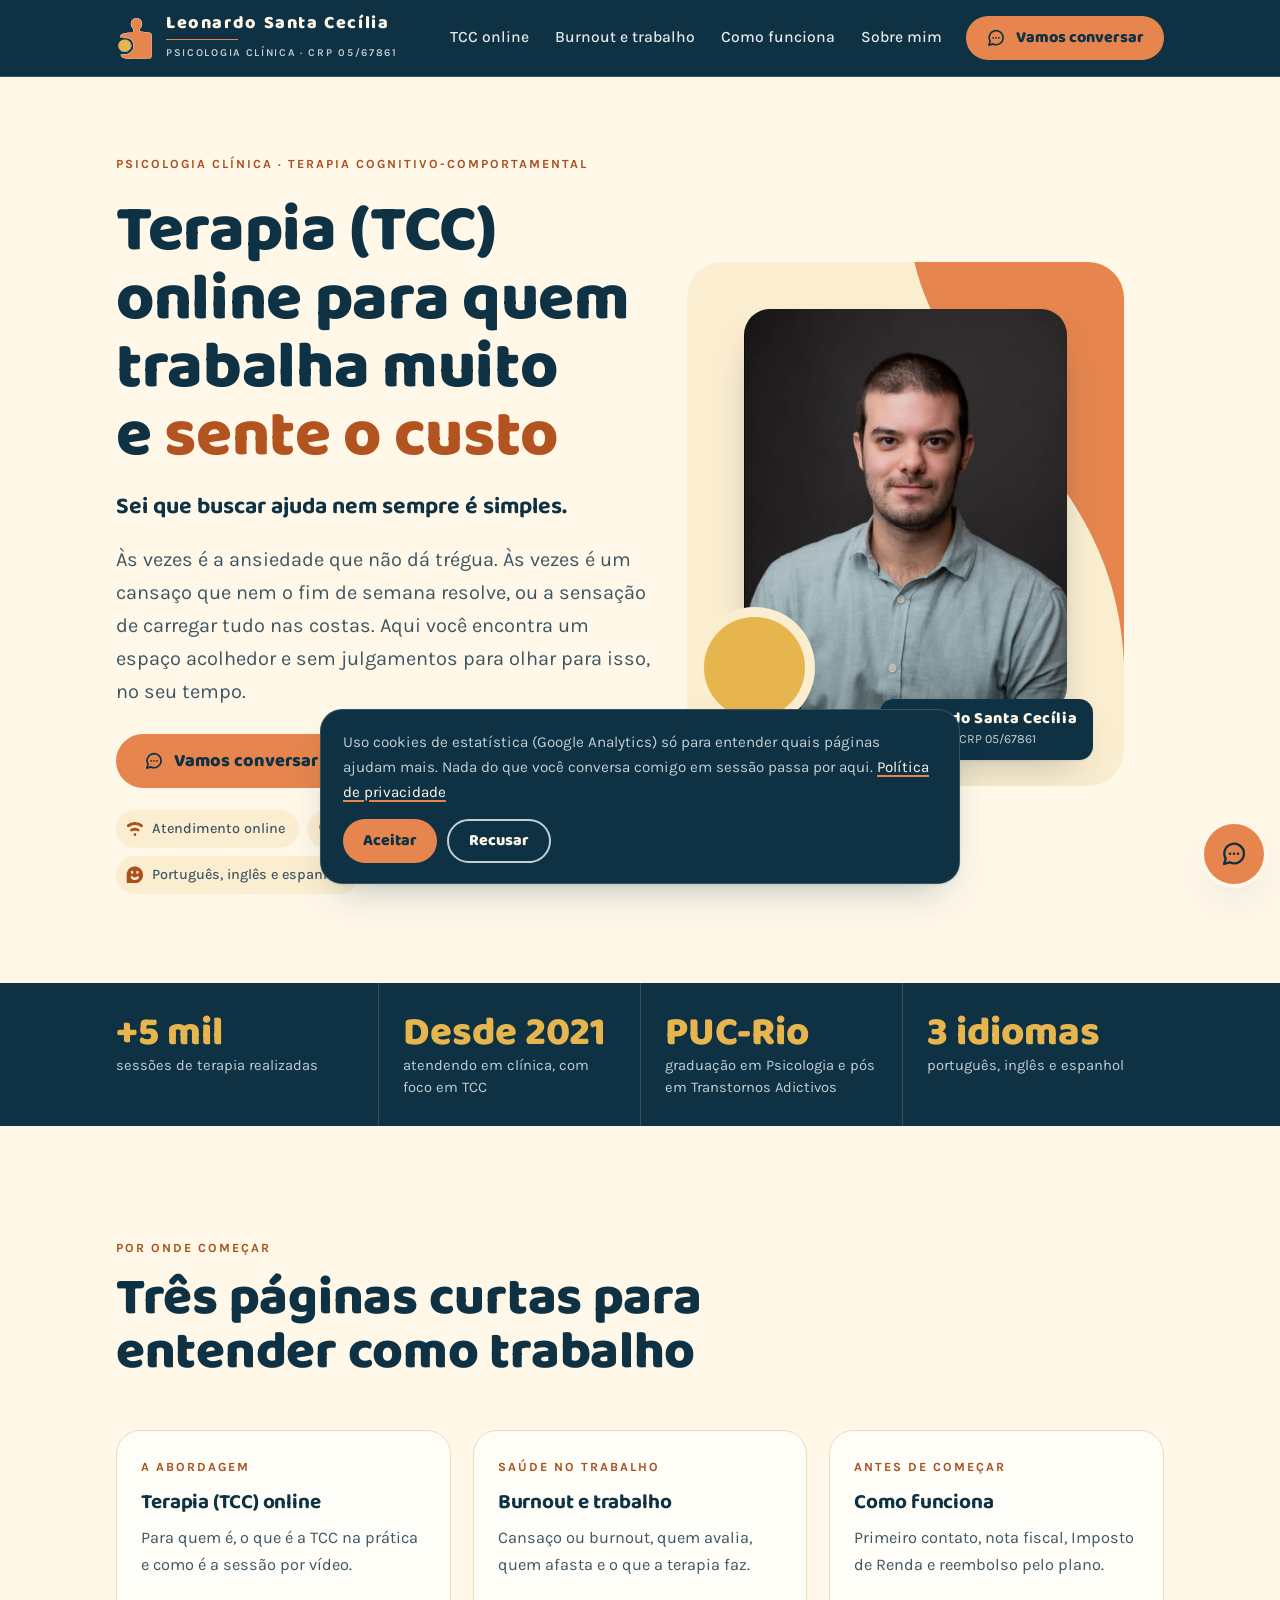
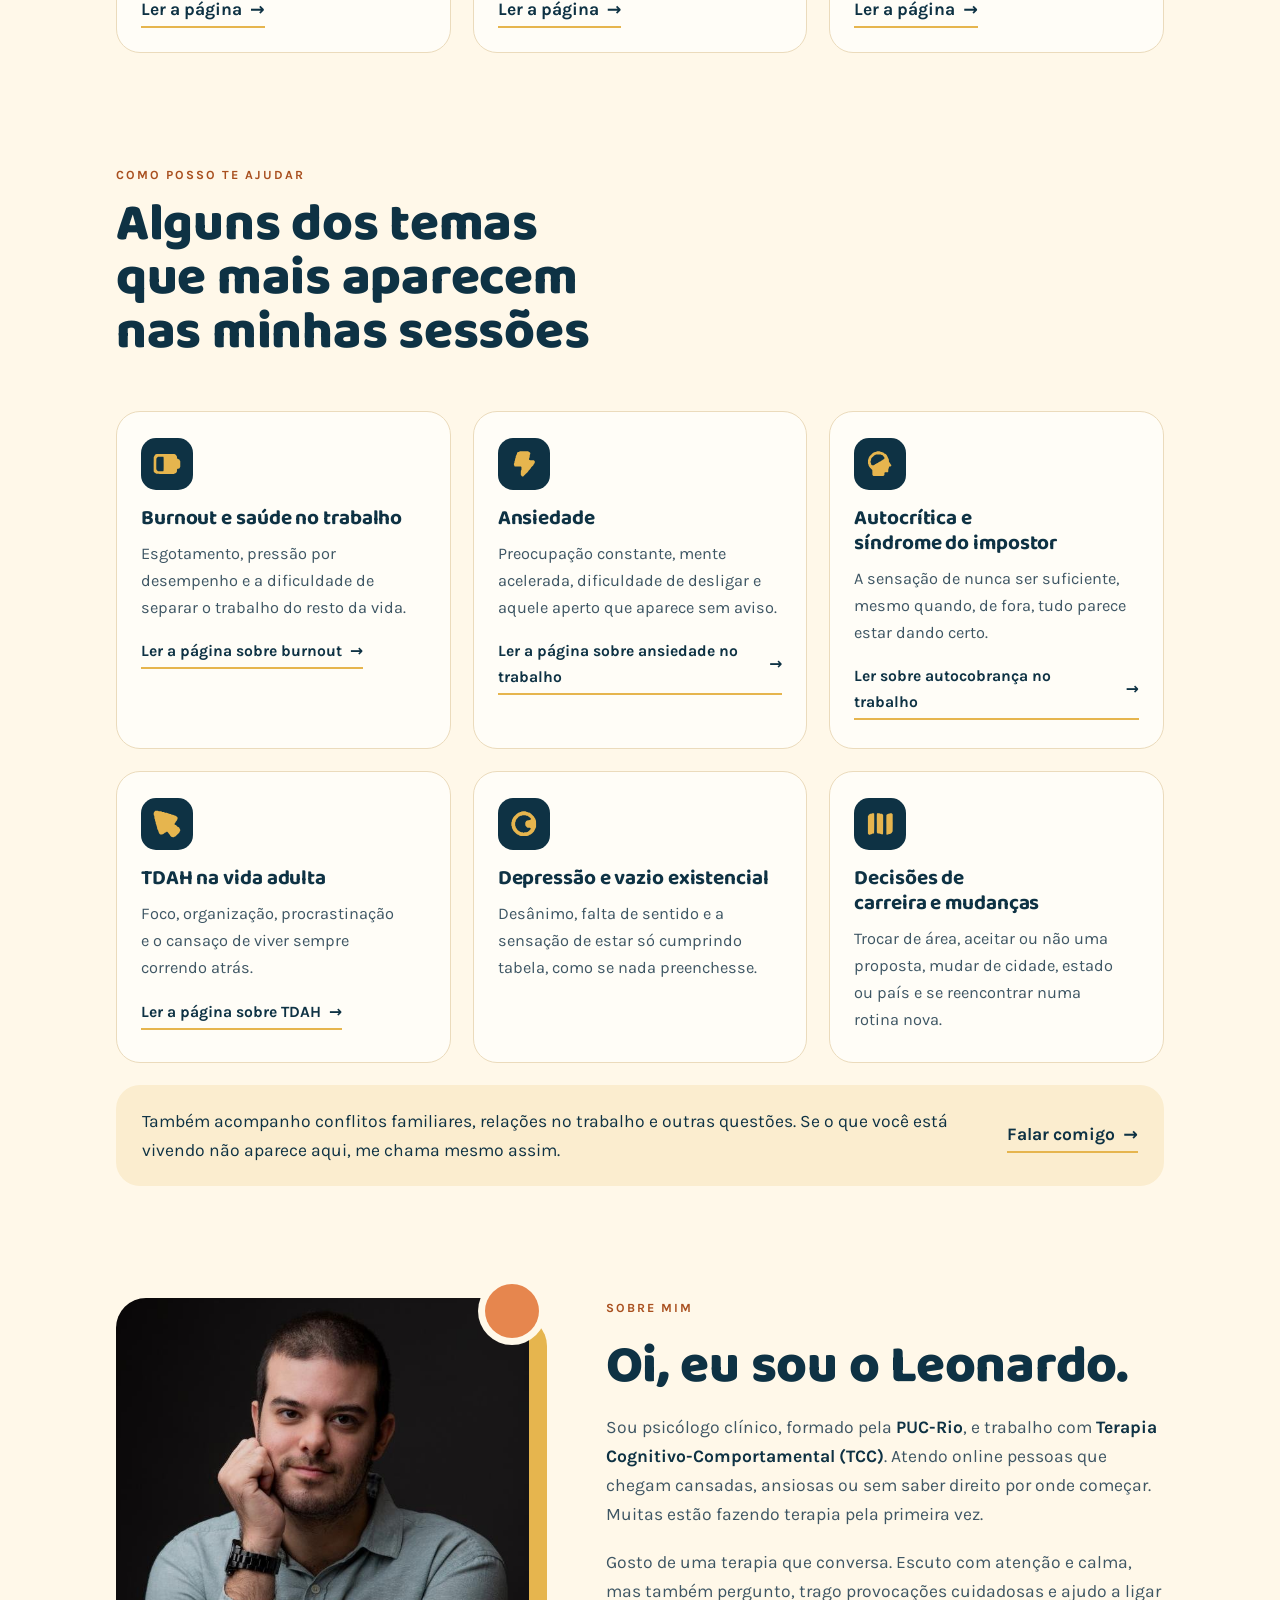
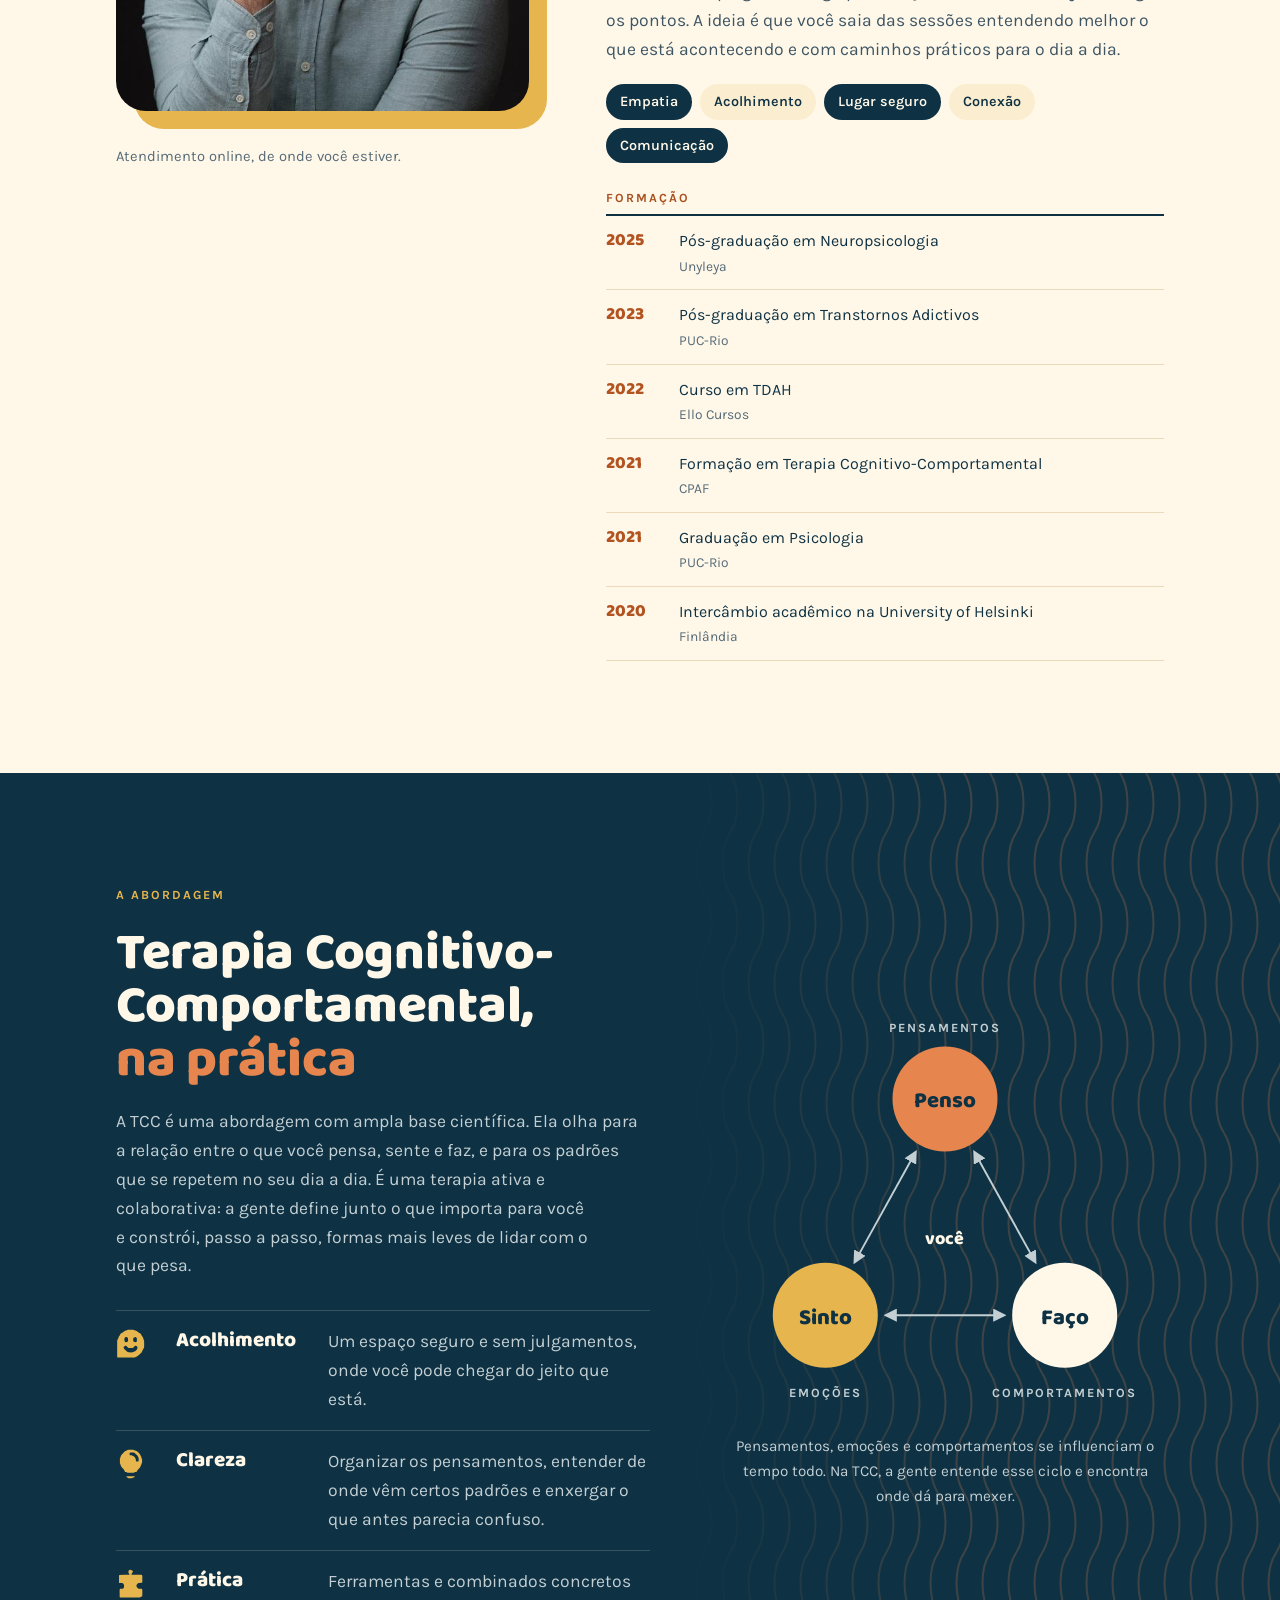
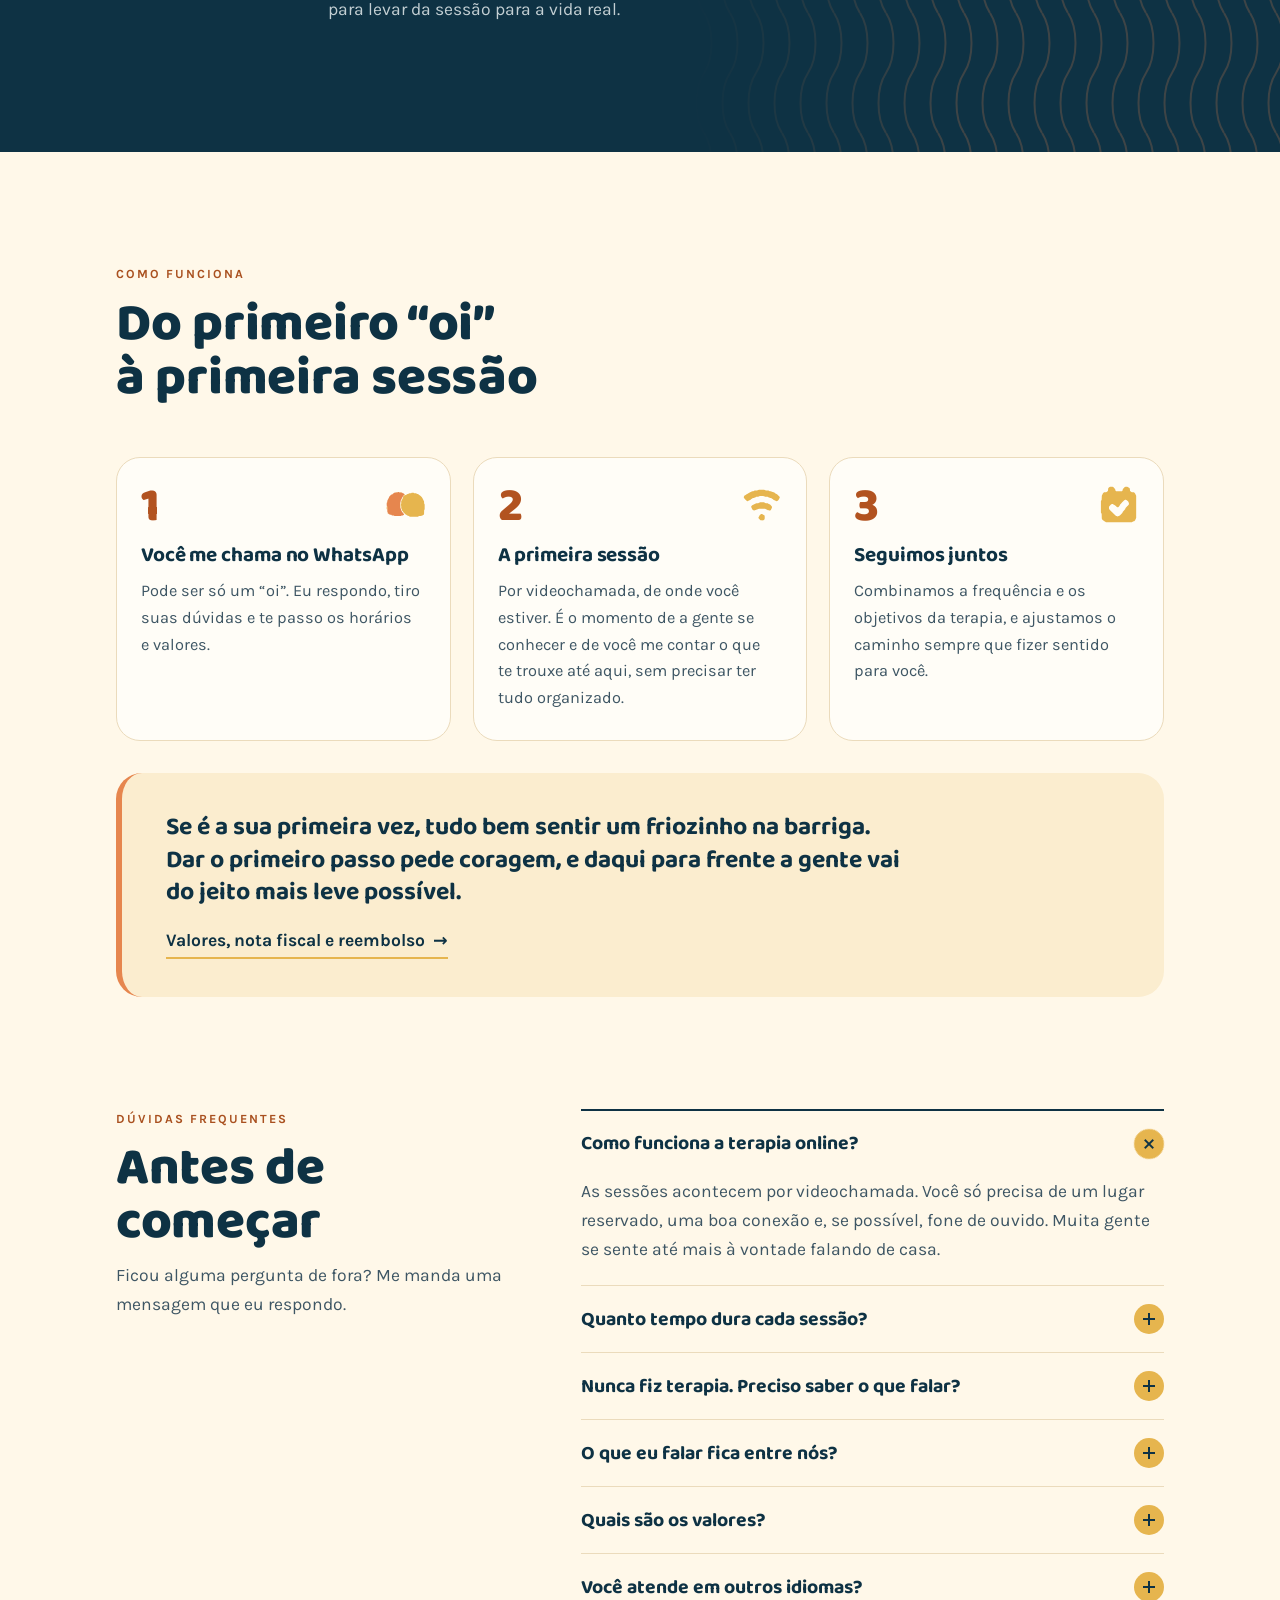
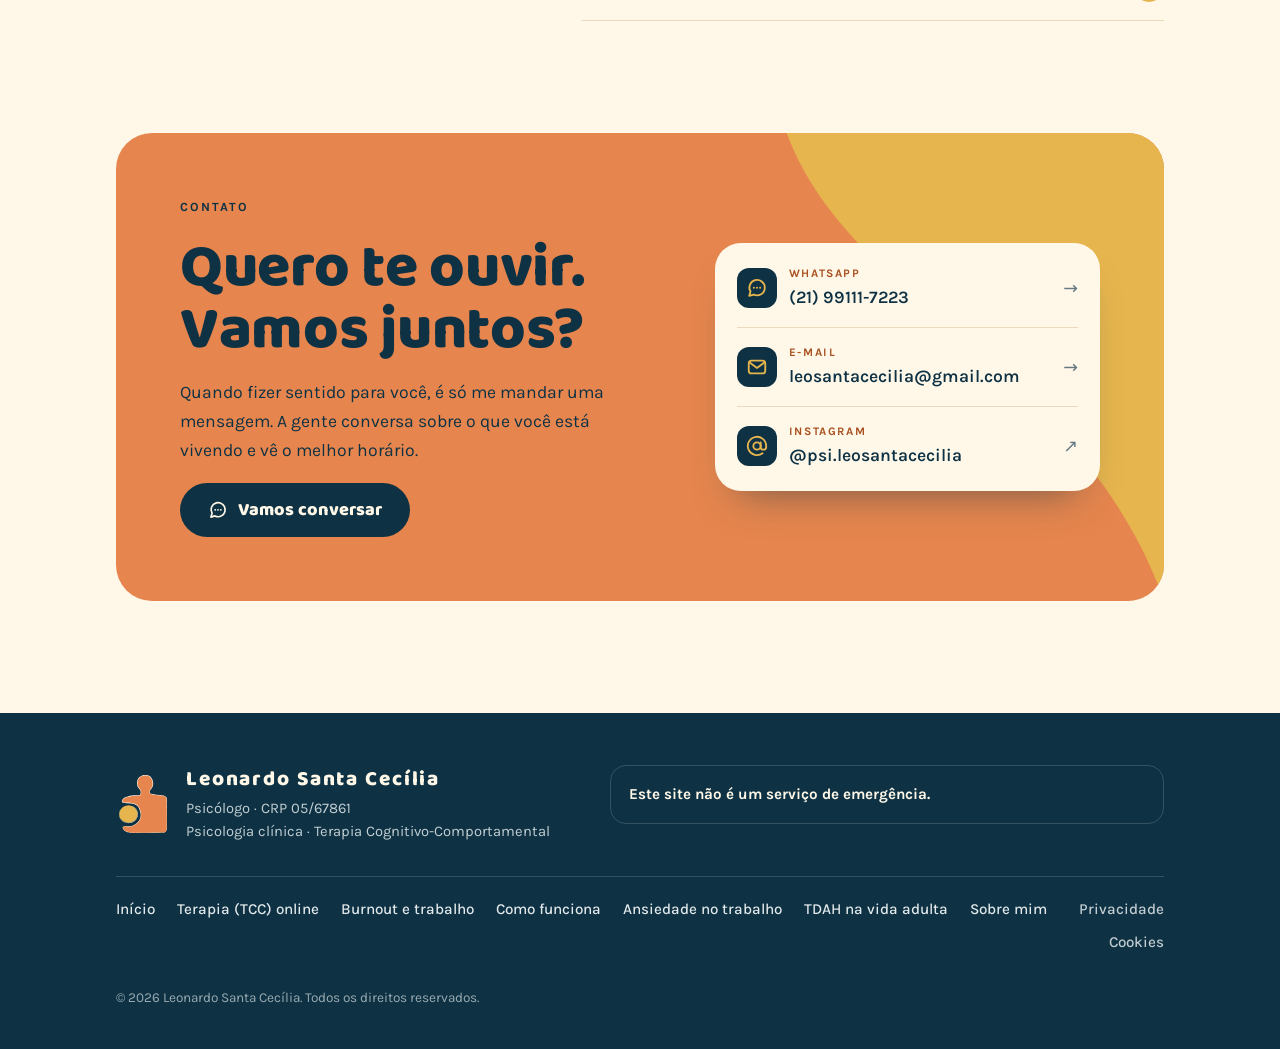
<file: index.html>
<!doctype html>
<html lang="pt-BR">
<head>
<meta charset="utf-8">
<meta name="viewport" content="width=device-width, initial-scale=1, viewport-fit=cover">
<title>Leonardo Santa Cecília · Psicólogo online (TCC) · Ansiedade e burnout</title>
<meta name="description" content="Terapia (TCC) online para quem trabalha muito e sente o custo: ansiedade, esgotamento, burnout e autocobrança. Psicólogo formado pela PUC-Rio, CRP 05/67861.">
<link rel="canonical" href="https://psicologoleonardosc.com/">
<meta name="google-site-verification" content="_HHNy0CyWEDUEXWMSoE0As9GiUaAq_hgzxPBC-3U3n0">

<meta name="theme-color" content="#0E3244">
<link rel="icon" href="favicon.svg" type="image/svg+xml">
<link rel="icon" href="favicon-32.png" sizes="32x32" type="image/png">
<link rel="apple-touch-icon" href="apple-touch-icon.png">

<meta property="og:type" content="website">
<meta property="og:locale" content="pt_BR">
<meta property="og:site_name" content="Leonardo Santa Cecília · Psicólogo">
<meta property="og:title" content="Leonardo Santa Cecília · Psicólogo online (TCC)">
<meta property="og:description" content="Terapia (TCC) online para quem trabalha muito e sente o custo. Sei que buscar ajuda nem sempre é simples. Vamos conversar?">
<meta property="og:url" content="https://psicologoleonardosc.com/">
<meta property="og:image" content="https://psicologoleonardosc.com/og-image.jpg">
<meta property="og:image:width" content="1200">
<meta property="og:image:height" content="630">
<meta name="twitter:card" content="summary_large_image">

<script type="application/ld+json">
{
  "@context": "https://schema.org",
  "@graph": [
    {
      "@type": "ProfessionalService",
      "@id": "https://psicologoleonardosc.com/#servico",
      "name": "Leonardo Santa Cecília · Psicólogo",
      "description": "Psicoterapia online em Terapia Cognitivo-Comportamental (TCC) para ansiedade, esgotamento e burnout. CRP 05/67861.",
      "url": "https://psicologoleonardosc.com/",
      "image": "https://psicologoleonardosc.com/leonardo-retrato-880.jpg",
      "telephone": "+55 21 99111-7223",
      "email": "leosantacecilia@gmail.com",
      "areaServed": "BR",
      "availableLanguage": [
        "pt-BR",
        "en",
        "es"
      ],
      "sameAs": [
        "https://www.instagram.com/psi.leosantacecilia/",
        "https://www.linkedin.com/in/leonardo-santa-cecilia-a930a81b3/"
      ],
      "founder": {
        "@id": "https://psicologoleonardosc.com/#leonardo"
      }
    },
    {
      "@type": "Person",
      "@id": "https://psicologoleonardosc.com/#leonardo",
      "name": "Leonardo Santa Cecília",
      "jobTitle": "Psicólogo",
      "identifier": {
        "@type": "PropertyValue",
        "propertyID": "CRP",
        "value": "05/67861"
      },
      "alumniOf": {
        "@type": "CollegeOrUniversity",
        "name": "Pontifícia Universidade Católica do Rio de Janeiro (PUC-Rio)"
      },
      "knowsLanguage": [
        "pt-BR",
        "en",
        "es"
      ],
      "url": "https://psicologoleonardosc.com/",
      "image": "https://psicologoleonardosc.com/leonardo-retrato-880.jpg",
      "sameAs": [
        "https://www.instagram.com/psi.leosantacecilia/",
        "https://www.linkedin.com/in/leonardo-santa-cecilia-a930a81b3/"
      ],
      "worksFor": {
        "@id": "https://psicologoleonardosc.com/#servico"
      }
    },
    {
      "@type": "WebSite",
      "@id": "https://psicologoleonardosc.com/#site",
      "url": "https://psicologoleonardosc.com/",
      "name": "Leonardo Santa Cecília · Psicólogo",
      "inLanguage": "pt-BR"
    }
  ]
}
</script>

<link rel="preconnect" href="https://fonts.googleapis.com">
<link rel="preconnect" href="https://fonts.gstatic.com" crossorigin>
<link rel="stylesheet" href="https://fonts.googleapis.com/css2?family=Baloo+Thambi+2:wght@700;800&family=Karla:wght@400..700&display=swap">

<link rel="stylesheet" href="estilo.css">
<script src="consent.js" defer></script>
</head>
<body data-page="home" data-root="">
<svg width="0" height="0" style="position:absolute" aria-hidden="true" focusable="false">
  <defs>
    <symbol id="simbolo" viewBox="0 0 429 509"><path style="fill:var(--sym-base,transparent)" d="M137.3 490.6C137.1 490.4 134.3 490.1 131.1 489.9C121.7 489.3 115.0 488.5 107.6 487.0C106.2 486.7 103.9 486.3 102.6 486.0C101.3 485.8 99.2 485.3 98.0 485.0C96.8 484.7 95.0 484.3 94.0 484.0C92.4 483.7 88.9 482.5 83.1 480.3C68.3 474.8 51.9 458.9 48.6 447.0C48.2 445.8 47.7 444.1 47.5 443.2C46.4 439.7 46.7 438.9 51.0 434.6C56.6 429.0 58.9 427.9 67.1 427.2C68.7 427.0 70.2 426.6 70.5 426.3C70.8 425.8 71.0 422.4 70.9 416.5L70.8 407.3 L64.3 404.0C60.8 402.2 55.9 399.3 53.4 397.5C48.7 394.2 42.0 387.9 39.0 384.0C38.0 382.8 36.3 380.8 35.1 379.6C32.3 376.8 27.7 369.8 25.7 365.2C22.7 358.5 22.4 357.7 21.9 355.8C21.7 354.6 21.2 352.9 20.9 351.8C19.6 346.4 19.3 344.1 19.4 336.5C19.4 324.7 20.1 321.0 24.9 308.7C25.9 306.1 30.4 299.1 34.5 293.8C37.5 289.7 50.8 276.5 53.8 274.5C55.2 273.6 56.9 272.3 57.6 271.6L59.0 270.3 L59.0 260.3C59.0 249.4 58.9 249.0 56.4 249.0C55.7 249.0 54.5 248.8 53.9 248.5C53.3 248.3 52.1 247.9 51.4 247.8C49.3 247.3 42.4 240.1 41.6 237.6C40.4 233.5 40.8 230.6 44.0 222.4C45.3 218.9 47.6 215.9 53.3 210.2C59.2 204.3 63.4 201.3 71.4 197.3C76.5 194.8 89.1 190.1 94.1 188.9C95.2 188.7 96.9 188.3 98.0 188.0C99.1 187.7 101.0 187.3 102.1 187.0C104.7 186.3 108.2 185.6 112.1 185.0C113.7 184.7 116.4 184.3 118.1 184.0C129.0 182.2 143.3 181.0 166.0 180.0C181.0 179.4 184.6 179.0 186.3 177.7L187.8 176.6 L187.9 161.9L188.0 147.1 L185.5 143.0C183.0 138.9 179.0 133.4 177.5 132.0C175.3 129.9 170.1 122.1 167.5 117.1C166.2 114.4 163.5 106.6 162.9 103.2C162.2 100.0 162.2 79.3 162.9 74.8C163.2 72.8 163.7 70.3 164.0 69.1C164.3 68.0 164.7 66.2 164.9 65.1C165.3 63.4 166.1 61.2 167.7 57.2C169.4 53.0 172.1 49.5 178.7 42.8C191.2 30.2 201.4 24.0 215.0 20.5C216.2 20.2 218.0 19.7 219.0 19.4C221.0 18.9 236.6 19.2 245.2 19.9C253.2 20.6 255.5 21.3 262.5 24.7C265.1 26.1 268.6 28.2 270.2 29.4C274.9 33.0 281.9 40.3 285.6 45.5C288.9 50.1 293.6 58.7 295.2 62.8C295.6 63.9 296.3 65.8 296.8 67.0C298.5 71.5 299.5 76.9 300.1 84.8C301.0 97.1 300.5 103.9 298.1 111.2C297.3 113.7 292.0 124.0 290.0 127.0C289.0 128.5 287.8 130.5 287.3 131.3C286.9 132.2 284.8 135.2 282.8 138.0L279.0 143.0 L279.1 155.1L279.2 167.2 L280.8 168.0C281.6 168.4 283.1 168.9 284.1 169.1C285.9 169.5 287.5 169.9 292.1 171.0C293.3 171.3 295.5 171.8 297.0 172.0C298.5 172.3 301.0 172.7 302.5 173.0C310.7 174.6 319.4 175.7 335.0 177.0C358.5 179.0 367.4 180.1 374.8 181.9C375.9 182.2 377.6 182.7 378.8 182.9C379.9 183.2 381.6 183.7 382.8 184.1C383.9 184.6 385.9 185.4 387.4 185.9C390.1 186.9 396.5 191.3 399.6 194.2C401.7 196.1 405.5 201.1 406.8 203.5C408.6 207.0 409.5 214.7 410.1 231.8C411.1 262.7 410.3 452.5 409.2 456.8C407.1 464.3 405.7 467.3 401.5 472.9C397.9 477.8 395.4 480.4 391.1 483.7C385.3 488.1 392.7 487.7 311.5 488.1C237.9 488.5 199.3 489.0 181.0 490.0C167.6 490.7 137.8 491.1 137.3 490.6Z"/><path style="fill:var(--sym-line,transparent)" d="M142.3 485.7C142.1 485.5 140.5 485.2 138.8 485.2C134.2 485.1 120.3 484.0 119.8 483.6C119.5 483.4 117.5 483.2 115.3 483.1C112.9 483.1 110.2 482.6 108.5 482.0C107.0 481.5 104.7 481.0 103.5 481.0C102.2 481.0 100.1 480.5 98.6 480.0C97.2 479.4 95.3 479.0 94.5 479.0C93.6 479.0 92.2 478.6 91.4 478.2C90.5 477.7 88.3 476.8 86.5 476.2C80.8 474.3 78.1 473.1 76.6 472.1C75.8 471.5 74.9 471.0 74.6 471.0C74.1 471.0 72.6 470.0 67.9 466.6C62.2 462.5 55.0 452.9 53.9 447.9C53.7 446.8 53.3 445.0 53.0 443.9C51.6 438.3 51.6 438.3 56.7 434.9C58.8 433.6 60.3 433.0 61.7 432.9C62.8 432.9 64.4 432.7 65.2 432.6C66.1 432.5 77.3 432.2 90.2 432.0C110.4 431.7 114.5 431.5 118.8 430.7C121.5 430.1 124.3 429.4 124.9 429.1C125.5 428.7 127.3 428.0 128.9 427.5C130.6 427.0 133.0 426.0 134.4 425.3C135.8 424.6 137.2 424.0 137.5 424.0C137.7 424.0 139.1 423.3 140.5 422.5C141.9 421.7 144.1 420.3 145.5 419.5C146.9 418.7 148.3 418.0 148.7 418.0C149.0 418.0 150.3 417.2 151.5 416.2C152.7 415.2 154.8 413.8 156.0 413.1C161.1 410.1 170.9 401.3 176.8 394.2C183.3 386.4 192.0 370.8 192.0 366.9C192.0 366.4 192.4 365.1 192.9 364.1C193.4 363.1 194.1 359.9 194.5 357.0C194.8 354.1 195.2 351.1 195.3 350.2C196.0 346.6 196.1 340.4 195.5 335.8C194.9 330.3 193.3 320.8 192.5 317.9C192.2 316.8 191.8 315.0 191.5 313.9C190.2 308.9 187.7 301.7 186.9 300.4C186.4 299.7 186.0 298.6 186.0 297.9C186.0 297.3 185.5 296.2 185.0 295.5C184.5 294.8 184.0 294.0 184.0 293.6C184.0 293.0 181.8 288.5 179.7 284.8C179.2 283.9 178.7 283.0 178.5 282.7C177.8 281.2 172.8 274.0 171.4 272.3C166.9 267.0 159.5 261.3 155.0 259.6C154.0 259.2 151.8 258.3 150.1 257.5C148.4 256.7 146.3 256.0 145.5 256.0C144.6 256.0 143.2 255.6 142.4 255.1C141.5 254.7 139.5 254.1 138.0 253.9C136.5 253.7 134.0 253.3 132.5 253.0C123.5 251.2 110.5 249.5 94.0 248.0C76.6 246.3 66.3 245.2 57.0 243.8C54.2 243.4 51.6 243.0 51.2 243.0C50.1 243.0 47.2 239.5 46.8 237.6C45.7 232.3 46.1 229.4 49.3 222.2C51.0 218.4 51.2 217.9 52.7 216.3C53.6 215.4 54.7 214.1 55.3 213.4C56.7 211.8 59.7 209.4 62.8 207.2C65.6 205.3 73.7 201.0 74.6 201.0C75.0 201.0 75.8 200.5 76.5 200.0C77.2 199.5 78.3 199.0 78.9 199.0C79.5 199.0 80.9 198.6 82.0 198.0C83.1 197.5 84.4 197.0 84.9 197.0C85.9 197.0 89.6 195.7 91.2 194.9C91.8 194.6 93.3 194.1 94.5 193.9C95.7 193.7 97.7 193.3 98.8 193.0C113.4 189.3 135.2 186.3 153.2 185.7C177.1 184.9 184.7 184.3 186.6 182.9C187.3 182.4 188.1 182.0 188.4 182.0C188.7 182.0 189.7 181.3 190.6 180.3C192.3 178.7 192.4 178.4 195.5 168.2C196.3 165.6 196.1 155.2 195.2 153.4C194.8 152.6 194.0 150.7 193.6 149.3C192.7 146.7 186.6 136.0 186.0 136.0C185.8 136.0 184.7 134.7 183.5 133.0C182.3 131.4 181.2 130.0 181.0 130.0C180.6 130.0 177.8 126.1 175.6 122.5C171.3 115.4 169.7 111.3 167.8 101.2C166.3 93.9 167.1 76.5 169.3 68.5C172.3 57.8 174.3 53.0 177.8 49.1C181.2 45.1 188.3 38.5 189.0 38.5C189.3 38.5 190.7 37.5 192.1 36.4C195.5 33.6 201.2 30.2 204.6 28.9C206.0 28.4 208.2 27.5 209.2 27.1C210.3 26.7 212.3 26.2 213.5 25.9C214.7 25.7 217.3 25.2 219.2 24.8C221.9 24.1 224.5 24.0 230.7 24.2C240.3 24.5 249.0 25.2 251.8 25.9C256.3 27.0 260.6 28.7 263.2 30.3C264.8 31.2 266.5 32.1 267.0 32.3C267.6 32.4 268.0 32.8 268.0 33.0C268.0 33.3 268.9 33.9 269.9 34.5C272.8 35.9 276.4 39.8 280.5 45.7C284.4 51.3 288.0 57.3 288.0 58.4C288.0 58.7 288.4 59.6 288.9 60.4C289.4 61.1 290.0 62.4 290.3 63.2C290.7 64.1 291.3 65.8 291.8 67.0C293.4 71.3 294.4 76.6 295.1 85.0C296.0 96.6 295.5 103.9 293.1 111.2C292.2 114.1 287.9 122.2 285.0 126.5C283.4 128.8 281.6 131.7 281.0 132.9C280.4 134.1 277.9 137.8 275.5 141.0C273.0 144.3 271.0 147.2 271.0 147.5C271.0 147.8 270.6 148.7 270.0 149.4C269.0 150.9 268.0 155.5 268.0 158.7C268.0 159.8 268.7 162.7 269.5 165.0C270.3 167.3 271.0 169.3 271.0 169.4C271.0 169.4 272.1 170.0 273.4 170.7C276.0 172.0 277.5 172.4 285.9 174.5C286.9 174.7 289.0 175.3 290.5 175.8C292.0 176.2 295.8 177.0 299.0 177.5C302.2 178.0 305.9 178.7 307.2 179.0C312.0 180.0 320.1 180.8 345.1 183.0C350.4 183.4 355.3 183.9 364.0 185.0C366.1 185.2 368.8 185.7 370.0 186.0C371.2 186.3 373.3 186.7 374.5 187.0C377.9 187.6 387.7 191.0 390.3 192.4C393.3 194.1 397.7 197.7 399.2 199.6C402.1 203.5 402.6 204.9 403.8 213.0C404.8 219.4 405.0 222.9 405.0 232.9C405.0 240.6 405.2 245.4 405.5 246.1C405.9 246.8 405.9 247.4 405.3 248.3C404.2 250.0 404.1 264.3 405.3 265.9C405.9 266.8 406.0 269.0 405.8 281.6C405.6 289.7 405.5 298.4 405.5 301.1C405.5 309.9 405.5 338.6 405.5 356.9C405.5 360.7 405.4 384.0 405.2 408.8C405.0 449.5 404.9 453.8 404.2 454.3C403.7 454.7 403.5 455.4 403.7 456.1C403.8 456.7 403.6 457.7 403.2 458.2C402.8 458.8 402.5 459.7 402.5 460.3C402.5 460.9 401.8 462.6 401.0 464.0C400.2 465.5 399.5 467.1 399.5 467.5C399.5 468.0 398.8 469.0 398.0 469.8C397.2 470.5 396.5 471.5 396.5 471.9C396.5 472.9 391.7 478.2 389.5 479.7C388.4 480.4 386.6 481.2 385.4 481.5C384.1 481.8 365.6 482.1 336.8 482.2C311.2 482.4 278.7 482.7 264.5 483.0C234.0 483.6 231.5 483.6 208.2 483.4C194.3 483.3 189.7 483.4 188.0 484.0C186.8 484.3 182.4 484.8 178.2 485.1C169.9 485.5 170.0 485.5 162.2 485.5C159.2 485.5 153.6 485.6 149.8 485.8C145.9 486.0 142.6 485.9 142.3 485.7ZM95.5 406.5C94.3 406.3 90.9 405.8 88.0 405.5C85.1 405.2 82.1 404.7 81.2 404.5C80.4 404.2 79.1 404.0 78.5 404.0C77.4 404.0 73.9 402.9 66.8 400.2C63.7 399.0 62.2 398.1 55.2 393.5C48.1 388.7 46.4 387.3 44.1 384.0C43.2 382.8 41.2 380.5 39.8 378.9C38.3 377.4 36.7 375.4 36.2 374.4C35.7 373.5 34.7 372.0 34.0 371.1C33.2 370.3 32.3 368.8 32.1 367.9C31.8 367.0 31.1 365.4 30.3 364.3C29.6 363.2 29.0 362.0 29.0 361.7C29.0 361.3 28.6 360.2 28.2 359.4C27.7 358.5 27.1 356.7 26.9 355.5C26.7 354.3 26.3 352.2 26.0 351.0C24.8 346.3 24.4 342.6 24.4 337.0C24.4 331.0 24.8 324.8 25.3 323.5C25.5 323.1 25.8 322.0 26.0 321.0C26.5 318.7 29.4 310.7 30.3 308.9C30.7 308.2 31.0 307.1 31.0 306.6C31.0 306.1 31.6 305.1 32.2 304.5C34.0 302.8 33.9 304.1 32.0 307.8C30.3 310.9 28.7 315.4 27.9 319.0C27.7 320.2 27.2 322.4 26.9 323.8C26.2 327.0 26.2 339.8 26.9 343.9C27.2 345.6 27.7 348.3 27.9 349.9C28.3 352.4 28.9 354.5 31.7 361.9C32.8 364.9 35.2 369.5 36.9 372.1C38.6 374.5 46.5 382.4 50.0 385.0C51.2 386.0 52.6 387.0 52.9 387.4C54.4 388.8 60.9 392.9 64.4 394.7C68.0 396.5 75.3 399.2 79.2 400.1C80.3 400.3 82.2 400.8 83.2 401.1C88.0 402.3 91.8 402.6 100.0 402.6C108.1 402.7 110.3 402.4 115.9 401.0C117.0 400.7 118.8 400.3 119.9 400.1C124.2 399.1 136.7 392.8 142.5 388.6C150.6 382.8 158.0 374.3 162.7 365.4C164.4 362.3 167.1 354.9 168.1 350.8C170.3 341.7 170.2 327.7 168.1 319.2C167.8 318.1 167.3 316.4 167.1 315.2C166.8 314.1 166.3 312.5 165.9 311.5C165.5 310.5 164.6 308.5 163.9 307.0C163.3 305.5 160.8 301.3 158.4 297.8C151.5 287.3 143.6 280.3 132.1 274.6C128.8 272.9 125.3 271.1 124.4 270.5L122.8 269.4 L125.0 269.8C126.2 270.0 128.1 270.5 129.1 271.1C130.1 271.6 131.2 272.0 131.5 272.0C131.8 272.0 132.7 272.5 133.4 273.0C134.2 273.6 135.7 274.3 136.7 274.7C138.6 275.4 146.0 280.4 146.0 281.1C146.0 281.2 147.1 282.1 148.5 283.0C149.9 283.9 151.7 285.5 152.4 286.6C153.1 287.6 154.4 289.0 155.3 289.5C156.3 290.1 157.7 291.6 158.6 292.9C159.5 294.2 160.8 295.8 161.5 296.5C162.2 297.3 163.1 298.5 163.4 299.3C163.8 300.1 164.4 301.3 164.8 302.0C167.1 306.0 170.0 312.1 170.0 312.9C170.0 313.4 170.4 314.8 170.8 316.0C171.7 318.4 172.2 320.3 173.2 325.8C174.8 333.8 173.8 346.8 170.8 355.0C170.4 356.2 170.0 357.7 170.0 358.2C170.0 358.7 169.6 359.7 169.1 360.4C168.6 361.2 168.0 362.3 167.8 363.0C167.7 363.7 166.7 365.6 165.8 367.2C164.8 368.8 164.0 370.3 164.0 370.6C164.0 371.7 158.1 379.3 154.4 383.0C148.6 388.8 147.2 389.9 138.8 395.2C131.7 399.7 130.3 400.4 126.1 401.8C123.7 402.5 121.1 403.5 120.2 403.9C118.6 404.7 116.6 405.1 108.5 406.2C102.7 407.0 98.9 407.1 95.5 406.5ZM111.8 267.2C111.7 267.0 110.3 266.9 108.9 266.9C107.2 267.0 105.9 266.7 105.2 266.3C104.3 265.6 104.5 265.6 107.0 265.7C111.0 266.0 116.2 267.5 113.2 267.5C112.6 267.5 112.0 267.4 111.8 267.2ZM403.9 253.4C403.8 251.1 403.7 253.1 403.7 257.8C403.7 262.4 403.8 264.3 403.9 261.9C404.0 259.4 404.0 255.6 403.9 253.4Z"/><path fill="#E6864E" d="M135.2 483.8C133.9 483.6 130.2 483.2 127.0 483.0C121.5 482.6 117.8 482.1 111.2 481.0C106.1 480.2 102.8 479.6 100.8 479.0C99.7 478.7 98.0 478.3 97.0 478.0C94.4 477.5 86.4 474.7 83.4 473.3C81.9 472.6 79.7 471.7 78.5 471.2C72.6 468.8 64.0 461.7 61.4 457.3C56.7 449.1 53.6 441.1 54.4 439.2C55.1 437.8 59.4 435.7 63.3 434.9C65.2 434.5 70.4 434.3 78.1 434.4C107.7 434.7 109.3 434.6 118.8 433.1C130.5 431.1 142.2 426.0 157.1 416.0C159.4 414.4 161.7 412.8 162.1 412.4C162.4 412.0 163.9 410.9 165.3 409.8C171.7 404.6 182.4 392.9 187.4 385.5C189.5 382.3 194.4 372.4 195.6 368.8C197.2 364.0 197.5 362.6 199.1 352.2C200.1 345.7 199.6 333.2 198.0 325.5C197.7 324.0 197.3 321.7 197.0 320.5C196.8 319.3 196.3 317.4 196.1 316.2C195.8 315.1 195.3 313.4 195.1 312.2C194.2 308.4 189.6 295.1 187.7 291.2C180.4 275.4 174.5 267.4 165.8 261.5C162.2 259.1 152.7 254.1 149.0 252.8C147.9 252.3 146.0 251.6 144.9 251.2C143.7 250.7 141.8 250.2 140.8 249.9C139.7 249.7 138.0 249.2 137.0 249.0C130.9 247.4 129.5 247.1 121.2 246.0C114.4 245.0 104.4 244.1 86.0 243.0C75.4 242.4 63.4 241.1 57.8 240.1C51.2 238.9 48.9 236.0 50.5 230.8C50.7 229.9 51.3 228.0 51.8 226.4C53.1 221.7 59.0 214.5 64.5 210.7C68.7 207.8 78.7 203.2 85.2 201.1C97.4 197.3 98.5 197.0 103.6 196.0C106.3 195.4 109.7 194.8 113.6 194.0C118.2 193.1 128.4 191.7 136.8 191.0C142.0 190.5 149.7 190.0 170.4 189.0C187.1 188.2 189.9 187.4 194.8 181.4C196.3 179.7 197.2 177.3 198.6 171.8C198.8 170.7 199.3 169.1 199.5 168.2C200.1 166.2 200.1 155.8 199.5 153.8C199.3 152.9 198.8 151.2 198.4 150.0C196.9 144.5 193.1 138.4 185.1 128.8C179.2 121.6 173.5 110.1 171.9 102.2C171.2 99.0 171.2 81.2 171.9 76.8C172.2 74.8 172.7 71.9 172.9 70.2C173.9 63.8 176.7 57.6 181.5 51.0C185.1 46.2 184.9 46.4 188.0 44.0C189.2 43.0 190.6 42.0 190.9 41.6C192.6 40.1 199.1 36.0 203.5 33.8C214.7 28.1 225.9 26.2 237.5 28.0C239.6 28.3 243.4 28.7 246.0 28.9C253.6 29.6 259.5 32.0 267.2 37.7C272.1 41.3 275.5 45.3 280.0 52.8C283.8 59.1 284.2 60.0 287.4 68.8C290.1 76.2 290.6 80.4 290.6 92.5C290.6 103.3 290.2 107.3 288.8 111.0C288.3 112.2 287.6 114.1 287.2 115.2C285.9 118.6 277.1 132.8 271.6 140.2C266.8 146.8 265.0 151.6 265.0 158.0C265.0 162.8 265.9 166.5 267.7 169.3C268.8 170.9 271.8 173.0 274.5 174.2C275.8 174.7 277.5 175.4 278.5 175.9C279.5 176.3 281.0 176.8 282.0 177.0C283.0 177.3 284.8 177.7 286.0 178.0C287.2 178.3 289.5 178.8 291.1 179.0C297.0 180.0 299.8 180.5 302.5 181.0C310.7 182.6 317.2 183.4 327.0 184.0C347.7 185.3 354.8 185.9 361.2 187.0C362.9 187.3 365.5 187.7 367.0 188.0C368.5 188.2 370.6 188.7 371.8 188.9C373.8 189.5 376.6 190.2 379.9 191.0C384.7 192.1 388.5 193.9 392.9 197.1C396.9 200.0 398.8 202.9 400.1 208.2C402.2 217.1 402.5 222.3 402.9 259.2C403.1 277.4 403.4 292.5 403.7 292.9C404.0 293.4 404.4 327.7 404.5 356.8C404.5 385.0 403.6 454.6 403.1 456.5C401.2 464.7 395.6 474.3 390.7 478.0C385.2 482.1 389.7 481.7 337.2 482.1C311.4 482.3 278.7 482.7 264.5 483.0C232.2 483.6 229.9 483.6 209.2 483.2C197.2 483.0 191.7 483.1 190.5 483.5C188.4 484.2 139.1 484.5 135.2 483.8Z"/><path fill="#E6B54E" d="M91.0 402.5C90.6 402.2 89.4 402.0 88.3 402.0C87.2 402.0 85.6 401.8 84.8 401.5C83.9 401.3 82.2 400.8 81.0 400.5C75.3 399.0 68.4 396.6 64.8 394.8C61.0 393.0 54.5 388.9 52.9 387.4C52.6 387.0 51.2 386.0 50.0 385.0C48.8 384.0 45.5 381.0 42.7 378.3C37.4 373.0 34.1 368.3 32.1 363.0C31.6 361.5 30.5 358.7 29.7 356.8C29.0 354.8 28.2 351.8 27.9 350.0C27.7 348.2 27.2 345.4 27.0 343.8C26.1 338.8 25.6 329.4 26.1 327.5C26.4 326.5 26.7 325.1 26.8 324.2C27.8 317.9 29.3 313.5 32.9 305.9C34.4 303.0 35.5 300.4 35.5 300.1C35.5 299.9 36.1 299.1 36.7 298.5C37.4 297.9 38.0 297.1 38.0 296.8C38.0 296.5 38.9 295.3 40.0 294.3C41.1 293.2 42.0 292.0 42.0 291.7C42.0 291.1 50.1 283.4 53.5 280.9C56.9 278.3 62.9 274.5 63.6 274.5C64.0 274.5 65.5 273.8 67.0 272.9C70.1 271.1 75.6 269.0 77.5 269.0C78.2 269.0 79.8 268.6 81.0 268.2C83.6 267.2 87.2 266.6 94.0 266.0C96.6 265.8 99.5 265.4 100.3 265.2C101.3 265.0 102.4 265.2 103.3 265.7C104.1 266.1 106.1 266.6 107.8 266.8C109.4 267.0 112.2 267.5 114.0 267.9C115.8 268.3 118.1 268.7 119.0 268.8C121.7 269.2 135.5 275.9 140.4 279.3C147.5 284.2 153.5 290.3 158.4 297.8C160.8 301.3 163.3 305.5 163.9 307.0C164.6 308.5 165.5 310.5 165.9 311.5C166.3 312.5 166.8 314.1 167.1 315.1C167.3 316.2 167.7 318.0 168.0 319.1C169.3 323.9 169.6 327.6 169.6 335.0C169.6 344.8 169.0 348.5 166.1 357.4C162.1 369.3 153.4 380.8 142.5 388.6C136.7 392.8 124.2 399.1 119.9 400.1C118.8 400.3 117.0 400.7 115.9 401.0C114.7 401.3 112.6 401.8 111.2 402.1C107.9 402.8 92.0 403.1 91.0 402.5ZM404.0 257.2C404.0 253.1 404.2 250.5 404.5 250.5C404.8 250.5 405.0 253.1 405.0 257.2C405.0 261.4 404.8 264.0 404.5 264.0C404.2 264.0 404.0 261.4 404.0 257.2Z"/></symbol>
    <symbol id="ic-group31" viewBox="0 0 34 43"><path style="fill:currentColor" d="M13.8 41.9C13.7 41.8 13.2 41.6 12.8 41.4C12.5 41.2 12.0 41.0 11.7 40.9C11.1 40.7 10.5 40.0 10.5 39.6C10.6 39.0 10.8 39.0 16.5 39.0C20.5 39.0 21.9 39.0 22.1 39.2C22.6 39.4 22.6 39.8 22.1 40.3C21.7 40.8 21.1 41.0 20.4 41.0C20.1 41.0 19.6 41.2 19.1 41.5L18.2 41.9 L16.2 42.0C15.1 42.0 14.0 41.9 13.8 41.9ZM11.7 33.9C11.6 33.8 11.2 33.6 10.9 33.4C10.6 33.2 10.1 33.1 9.6 33.0C9.2 32.9 8.7 32.9 8.6 32.8C8.5 32.8 8.2 32.3 8.0 31.9C7.7 31.4 7.4 30.8 7.3 30.6C7.1 30.3 6.9 29.9 6.9 29.6C6.8 29.4 6.1 28.6 5.1 27.6C3.5 26.0 3.0 25.4 3.0 25.0C3.0 24.9 2.8 24.5 2.5 24.1C2.2 23.5 2.1 23.1 2.0 22.5C1.9 21.8 1.8 21.5 1.5 21.0L1.1 20.3 L1.1 17.0L1.1 13.7 L1.5 13.0C1.8 12.5 1.9 12.2 2.0 11.5C2.1 10.9 2.2 10.5 2.5 9.9C2.8 9.5 3.0 9.1 3.0 9.0C3.0 8.6 3.6 7.9 5.9 5.6C7.9 3.6 8.4 3.2 8.9 3.0C9.3 2.9 9.9 2.6 10.2 2.4C10.5 2.2 10.9 2.0 10.9 2.0C11.0 2.0 11.5 1.8 11.9 1.5L12.8 1.1 L16.5 1.1L20.2 1.1 L20.9 1.5C21.4 1.8 21.9 1.9 22.5 2.0C23.1 2.1 23.5 2.2 23.9 2.4C24.2 2.6 24.7 2.9 25.1 3.0C25.6 3.2 26.0 3.6 27.6 5.1C29.4 6.9 30.0 7.6 30.0 8.0C30.0 8.1 30.2 8.6 30.5 9.0C30.8 9.4 31.0 9.9 31.0 10.0C31.0 10.1 31.2 10.5 31.5 10.9C31.8 11.5 31.9 11.9 32.0 12.5C32.1 13.2 32.2 13.5 32.5 14.0L32.9 14.7 L32.9 17.0L32.9 19.3 L32.5 20.0C32.2 20.5 32.1 20.8 32.0 21.5C31.9 22.1 31.8 22.5 31.5 23.1C31.2 23.5 31.0 23.9 31.0 24.0C31.0 24.1 30.8 24.6 30.5 25.0C30.2 25.4 30.0 25.9 30.0 26.0C30.0 26.4 29.4 27.1 28.2 28.3C26.6 29.9 26.2 30.4 26.0 31.0C25.9 31.5 25.0 32.5 24.6 32.8C24.4 32.8 23.9 33.0 23.5 33.0C22.8 33.1 22.5 33.2 22.0 33.5L21.3 33.9 L16.7 34.0C14.1 34.0 11.9 33.9 11.7 33.9ZM27.2 17.9C27.9 17.6 28.0 17.3 28.0 15.0C28.0 13.0 28.0 12.9 27.7 12.4C27.3 11.7 27.1 11.2 26.9 10.6C26.8 10.3 25.8 9.3 24.2 7.7C22.3 5.8 21.6 5.2 21.3 5.1C20.6 5.0 16.3 5.0 15.8 5.1C15.2 5.3 15.0 5.8 15.0 7.0C15.0 8.1 15.2 8.6 15.6 8.8C15.7 8.9 16.4 8.9 17.1 9.0C18.2 9.1 18.4 9.1 19.0 9.5C19.3 9.7 19.8 9.9 20.2 10.1C20.9 10.3 22.6 12.0 22.9 12.6C23.1 13.2 23.3 13.7 23.7 14.4C24.0 14.8 24.0 15.1 24.0 16.0C24.0 17.2 24.2 17.6 24.7 17.8C25.1 18.0 26.7 18.0 27.2 17.9Z"/></symbol>
<symbol id="ic-group32" viewBox="0 0 63 43"><path style="fill:var(--ic-2,#E6864E)" d="M13.7 38.9C13.6 38.8 13.2 38.6 12.9 38.4C12.4 38.1 12.2 38.1 11.0 38.0C9.8 37.9 9.6 37.9 9.0 37.5C8.5 37.2 8.2 37.1 7.5 37.0C6.9 36.9 6.5 36.8 6.0 36.5C5.7 36.3 5.2 36.1 4.8 35.9C4.1 35.7 3.2 34.7 3.0 34.1C2.9 33.8 2.7 33.3 2.5 33.0L2.1 32.3 L2.0 28.0L1.9 23.7 L1.5 23.0L1.1 22.3 L1.1 20.5L1.1 18.7 L1.5 18.0C1.9 17.4 1.9 17.2 2.0 16.0C2.1 14.8 2.1 14.6 2.5 13.9C2.8 13.5 3.0 13.1 3.0 13.0C3.0 12.9 3.2 12.4 3.5 12.0C3.8 11.6 4.0 11.1 4.0 11.0C4.0 10.9 4.2 10.4 4.5 10.0C4.8 9.6 5.0 9.1 5.0 9.0C5.0 8.6 5.6 7.9 6.9 6.6C8.0 5.6 8.4 5.2 9.0 5.0C9.4 4.8 10.0 4.5 10.5 4.0C11.0 3.6 11.6 3.2 12.0 3.0C12.3 2.9 12.9 2.6 13.1 2.4C13.6 2.1 13.8 2.1 15.5 2.0C17.3 1.9 17.3 1.9 18.1 1.5C19.1 0.9 19.9 0.9 20.9 1.5C21.7 1.9 21.7 1.9 23.5 2.0C25.3 2.1 25.3 2.1 25.9 2.5C26.3 2.7 26.8 2.9 27.2 3.1C27.5 3.2 28.0 3.5 28.3 3.9C28.8 4.4 28.9 4.6 28.9 5.0C28.9 5.5 28.7 5.7 27.2 7.3C26.5 8.0 26.0 8.7 26.0 9.0C26.0 9.1 25.8 9.6 25.5 10.0C25.2 10.4 25.0 10.9 25.0 11.0C25.0 11.1 24.8 11.6 24.5 12.0C24.2 12.4 24.0 12.9 24.0 13.0C24.0 13.1 23.8 13.5 23.5 13.9C23.1 14.6 23.1 14.8 23.0 16.0C22.9 17.2 22.9 17.4 22.5 18.0L22.1 18.7 L22.1 21.5L22.1 24.3 L22.5 25.0C22.8 25.5 22.9 25.8 23.0 26.5C23.1 27.2 23.2 27.5 23.5 28.0C23.8 28.5 23.9 28.8 24.0 29.5C24.1 30.5 24.2 30.6 25.1 31.6C25.5 32.0 25.8 32.5 25.9 32.7C25.9 32.8 26.1 33.2 26.1 33.4C26.2 33.6 26.8 34.3 27.4 34.9C28.3 35.8 28.5 36.1 28.5 36.4C28.5 36.7 28.4 36.8 28.0 37.0C27.8 37.1 27.3 37.3 27.0 37.5C26.5 37.8 26.1 37.9 25.5 38.0C24.8 38.1 24.5 38.2 24.0 38.5L23.3 38.9 L18.7 39.0C16.1 39.0 13.9 38.9 13.7 38.9Z"/><path style="fill:currentColor" d="M37.7 39.9C37.5 39.8 37.2 39.7 37.0 39.5C36.8 39.4 36.4 39.1 36.0 39.0C35.6 38.9 35.2 38.6 35.0 38.5C34.8 38.4 34.4 38.1 34.0 38.0C33.6 37.9 33.2 37.6 33.0 37.5C32.8 37.4 32.3 37.1 32.0 37.0C31.4 36.8 31.0 36.5 29.8 35.2C29.0 34.4 28.0 33.6 27.7 33.4C27.0 33.0 27.0 33.0 27.0 32.3C26.9 31.4 26.5 30.8 25.7 30.4L25.0 30.0 L25.0 28.9L25.0 27.8 L24.5 27.4L24.0 26.9 L24.0 25.0C24.0 22.9 23.9 22.6 23.3 22.4C23.0 22.3 23.0 22.2 23.0 21.5C23.0 20.8 23.0 20.7 23.3 20.6C23.9 20.4 24.0 20.1 24.0 17.5L24.0 15.1 L24.4 14.7C24.8 14.4 24.9 14.2 25.0 13.7C25.0 13.2 25.1 13.0 25.5 12.7C25.8 12.4 25.9 12.2 26.0 11.7C26.0 11.2 26.1 11.0 26.5 10.7C26.9 10.3 26.9 10.3 26.9 9.3L26.9 8.2 L27.4 7.8C27.7 7.5 27.9 7.4 28.0 7.5C28.0 7.6 28.2 7.6 28.4 7.4C28.6 7.3 28.6 7.2 28.5 6.9C28.5 6.6 28.6 6.5 28.8 6.7C28.9 6.8 29.0 6.8 29.2 6.7C29.6 6.4 29.6 6.3 29.2 6.2C29.0 6.2 29.0 6.0 29.0 5.1C29.0 4.0 29.1 3.9 29.6 4.4C29.8 4.6 29.9 4.9 30.0 5.3C30.0 6.0 30.2 6.1 31.0 5.9C31.3 5.9 31.8 5.6 32.5 5.0C33.5 4.1 33.6 4.1 34.8 4.0C35.2 3.9 35.6 3.7 36.0 3.5C36.6 3.1 36.8 3.1 38.0 3.0C39.3 2.9 39.4 2.9 40.0 2.5C40.7 2.1 40.7 2.1 42.0 2.1C43.3 2.1 43.3 2.1 44.0 2.5C44.6 2.9 44.7 2.9 46.0 3.0C47.2 3.1 47.4 3.1 48.0 3.5C48.5 3.8 48.8 3.9 49.5 4.0C50.5 4.1 50.5 4.1 51.5 5.0C52.0 5.5 52.6 5.9 53.0 6.0C54.1 6.4 57.0 9.3 57.0 10.0C57.0 10.1 57.2 10.6 57.5 11.0C57.8 11.4 58.0 11.9 58.0 12.0C58.0 12.1 58.2 12.6 58.5 13.0C58.8 13.4 59.0 13.9 59.0 14.0C59.0 14.1 59.2 14.5 59.5 14.9L59.9 15.7 L60.0 17.5L60.1 19.3 L60.5 20.0L60.9 20.7 L60.9 24.5L60.9 28.3 L60.5 29.0L60.1 29.7 L60.0 32.9C60.0 35.1 59.9 36.3 59.8 36.5C59.7 36.6 59.3 36.8 59.0 37.0C58.6 37.2 58.2 37.4 58.0 37.5C57.8 37.6 57.4 37.9 57.0 38.0C56.7 38.1 56.1 38.4 55.9 38.6C55.4 38.9 55.2 38.9 53.5 39.0C51.7 39.1 51.7 39.1 51.0 39.5L50.3 39.9 L44.2 40.0C40.8 40.0 37.9 39.9 37.7 39.9ZM2.4 34.6C2.1 34.3 2.0 33.8 2.3 33.6C2.5 33.5 2.6 33.5 2.8 33.7C3.0 34.1 3.1 34.9 2.8 34.9C2.7 34.9 2.5 34.8 2.4 34.6ZM1.1 28.0C1.0 27.5 1.0 24.2 1.2 23.8C1.3 23.6 1.7 23.6 1.9 23.9C1.9 24.0 2.0 24.9 2.0 26.0C2.0 27.1 1.9 28.0 1.9 28.1C1.7 28.5 1.3 28.4 1.1 28.0ZM22.1 24.1C21.8 23.5 22.2 22.4 22.8 22.4C23.0 22.4 23.0 22.5 23.0 23.1C23.0 24.0 22.8 24.4 22.5 24.4C22.4 24.4 22.2 24.3 22.1 24.1ZM22.3 20.3C21.8 19.7 22.0 18.6 22.5 18.6C22.8 18.6 23.0 19.0 23.0 19.9C23.0 20.5 23.0 20.6 22.8 20.6C22.6 20.6 22.4 20.5 22.3 20.3ZM1.2 17.0C1.2 16.7 1.3 16.6 1.5 16.6C1.7 16.7 1.8 16.8 1.8 17.0C1.8 17.2 1.7 17.3 1.5 17.4C1.3 17.4 1.2 17.3 1.2 17.0ZM15.9 1.8C15.4 1.4 15.7 1.1 16.5 1.1C17.3 1.1 17.6 1.4 17.1 1.8C17.0 1.9 16.7 2.0 16.5 2.0C16.3 2.0 16.0 1.9 15.9 1.8ZM21.9 1.8C21.4 1.4 21.7 1.1 22.5 1.1C23.3 1.1 23.6 1.4 23.1 1.8C23.0 1.9 22.7 2.0 22.5 2.0C22.3 2.0 22.0 1.9 21.9 1.8Z"/></symbol>
<symbol id="ic-group33" viewBox="0 0 44 44"><path style="fill:currentColor" d="M20.7 38.8C20.2 38.7 19.5 38.0 18.7 37.1C18.0 36.3 17.9 35.8 18.5 35.0C18.7 34.7 18.9 34.2 19.0 34.0C19.2 33.3 20.2 32.3 20.8 32.1C21.5 31.9 22.3 32.1 22.9 32.4C23.1 32.6 23.6 32.9 24.0 33.0C24.9 33.4 25.0 33.7 25.0 35.5C25.0 36.3 24.9 37.1 24.9 37.3C24.7 37.9 23.8 38.7 23.3 38.9C22.7 39.0 21.2 39.0 20.7 38.8ZM12.7 27.9C12.1 27.7 11.2 26.6 11.0 26.0C10.9 25.8 10.7 25.3 10.5 25.0C9.9 24.2 10.0 23.6 10.7 22.9C11.0 22.5 11.5 22.2 11.8 22.1C12.2 21.9 12.6 21.7 12.9 21.5C13.2 21.4 13.7 21.1 14.0 21.0C14.3 20.9 14.8 20.6 15.1 20.4C15.6 20.1 15.8 20.1 17.0 20.0C18.3 19.9 18.4 19.9 19.0 19.5L19.7 19.1 L22.0 19.1L24.3 19.1 L25.0 19.5C25.6 19.9 25.7 19.9 27.0 20.0C28.2 20.1 28.4 20.1 29.0 20.5C29.3 20.7 29.8 20.9 30.2 21.1C30.9 21.3 32.6 22.9 32.8 23.6C33.1 24.2 33.0 25.0 32.7 25.6C32.5 25.9 32.2 26.5 32.0 27.0C31.6 27.9 31.2 28.1 29.7 28.0C28.8 27.9 28.6 27.9 28.1 27.6C27.9 27.4 27.3 27.1 27.0 27.0C26.7 26.9 26.1 26.6 25.9 26.4L25.3 26.1 L22.0 26.1L18.7 26.1 L18.0 26.5C17.5 26.8 17.2 26.9 16.5 27.0C15.8 27.1 15.5 27.2 15.0 27.5C14.3 27.9 13.4 28.1 12.7 27.9ZM5.3 17.6C4.7 17.2 2.4 14.9 2.2 14.4C2.0 13.9 1.9 13.1 2.2 12.6C2.4 12.0 3.2 11.3 4.0 11.0C4.4 10.8 5.0 10.4 5.5 10.0C6.0 9.6 6.6 9.2 7.0 9.0C7.4 8.9 7.8 8.6 8.0 8.5C8.2 8.4 8.6 8.1 9.0 8.0C9.3 7.9 9.8 7.6 10.1 7.4C10.5 7.2 10.9 7.1 11.5 7.0C12.2 6.9 12.5 6.8 13.0 6.5C13.7 6.1 13.7 6.1 15.5 6.0C17.3 5.9 17.3 5.9 18.0 5.5L18.7 5.1 L21.5 5.1L24.3 5.1 L25.0 5.5C25.7 5.9 25.7 5.9 27.5 6.0C29.3 6.1 29.3 6.1 30.0 6.5C30.5 6.8 30.8 6.9 31.5 7.0C32.2 7.1 32.5 7.2 33.0 7.5C33.5 7.8 33.8 7.9 34.5 8.0C35.5 8.1 35.5 8.1 36.5 9.0C37.0 9.5 37.6 9.9 38.0 10.0C38.6 10.2 39.0 10.6 40.2 11.7C41.7 13.2 41.9 13.5 41.4 14.1C41.3 14.2 41.1 14.7 41.0 15.0C40.6 16.1 38.8 17.9 38.0 17.9C37.9 17.9 37.3 17.6 36.8 17.4C36.3 17.1 35.8 16.9 35.7 16.9C35.6 16.9 35.1 16.5 34.6 16.1C34.1 15.6 33.4 15.1 33.0 15.0C32.7 14.9 32.2 14.6 31.9 14.4C31.5 14.2 31.1 14.1 30.5 14.0C29.8 13.9 29.5 13.8 29.0 13.5C28.3 13.1 28.3 13.1 26.5 13.0C24.7 12.9 24.7 12.9 24.0 12.5L23.3 12.1 L21.5 12.1L19.7 12.1 L19.0 12.5C18.4 12.9 18.3 12.9 17.0 13.0C15.8 13.1 15.6 13.1 15.0 13.5C14.5 13.8 14.2 13.9 13.5 14.0C12.9 14.1 12.5 14.2 12.1 14.4C11.8 14.6 11.3 14.9 11.0 15.0C10.6 15.1 9.9 15.6 9.4 16.1C8.9 16.5 8.4 16.9 8.3 16.9C8.2 16.9 7.7 17.1 7.2 17.4C6.1 17.9 5.9 18.0 5.3 17.6Z"/></symbol>
<symbol id="ic-vector3" viewBox="0 0 35 41"><path style="fill:currentColor" d="M2.7 38.8C2.0 38.5 2.0 38.4 2.0 33.0C2.0 27.5 2.0 27.4 2.8 27.1C3.0 27.1 3.8 27.0 4.5 27.0C5.2 27.0 6.0 26.9 6.3 26.9C6.8 26.7 7.7 25.9 7.9 25.3C8.1 24.8 8.0 22.1 7.8 21.6C7.7 21.2 6.2 19.7 5.7 19.3C5.4 19.1 4.9 19.1 3.5 19.0C1.8 18.9 1.7 18.9 1.4 18.6L1.1 18.2 L1.1 13.5L1.1 8.8 L1.4 8.4L1.8 8.1 L8.4 8.0C15.6 7.9 15.5 7.9 15.5 7.3C15.5 7.1 15.2 6.7 14.9 6.3C14.5 6.0 14.2 5.5 14.1 5.3C13.9 4.8 14.0 3.1 14.2 2.6C14.4 2.0 15.3 1.3 15.9 1.1C16.6 0.9 17.0 1.0 18.5 1.8C19.8 2.4 20.0 2.6 20.0 3.5C20.0 4.2 19.8 4.7 18.9 5.7C18.1 6.5 18.0 6.9 18.2 7.5C18.5 8.0 19.0 8.0 25.5 8.0C29.8 8.0 32.0 8.0 32.2 8.1C33.0 8.4 33.0 8.5 33.0 13.5C33.0 18.5 33.0 18.6 32.2 18.9C32.0 18.9 31.0 19.0 30.0 19.0C29.0 19.0 28.0 19.1 27.7 19.1C27.2 19.3 25.4 21.0 25.2 21.6C24.9 22.1 24.9 23.9 25.2 24.4C25.4 25.0 27.2 26.7 27.7 26.9C28.0 26.9 29.0 27.0 30.0 27.0C32.1 27.0 32.5 27.1 32.8 27.6C33.1 28.2 33.1 36.8 32.8 37.4C32.6 37.8 32.2 38.0 31.3 38.0C30.8 38.1 30.5 38.2 30.0 38.5L29.3 38.9 L16.2 39.0C5.5 39.0 3.0 39.0 2.7 38.8Z"/></symbol>
<symbol id="ic-vector-1" viewBox="0 0 42 32"><path style="fill:currentColor" d="M5.7 30.8C5.5 30.7 5.1 30.6 4.9 30.5C4.8 30.3 4.3 30.1 3.9 30.0C3.0 29.6 1.3 28.0 1.1 27.3C1.0 26.9 1.0 23.3 1.0 16.2L1.1 5.7 L1.4 5.1C1.6 4.9 1.9 4.3 2.0 3.9C2.2 3.4 2.5 3.0 3.1 2.4C4.6 0.9 2.8 1.1 18.5 1.1L32.2 1.1 L33.4 1.7C34.7 2.4 34.7 2.4 35.0 3.1C35.2 3.5 35.5 4.1 35.7 4.4C36.0 4.8 36.0 5.1 36.0 6.0C36.0 7.2 36.2 7.6 36.8 8.3C37.4 8.8 37.8 9.0 38.4 9.0C39.2 9.0 39.7 9.3 39.9 9.9C40.0 10.2 40.3 10.7 40.5 11.1L40.9 11.7 L40.9 16.0L40.9 20.3 L40.5 20.9C40.3 21.3 40.0 21.8 39.9 22.1C39.7 22.8 39.2 23.0 38.0 23.0C36.2 23.0 36.0 23.3 36.0 25.5C36.0 27.0 36.0 27.1 35.7 27.6C35.5 27.9 35.2 28.5 35.0 28.9C34.6 29.8 34.4 29.9 33.3 30.0C32.9 30.1 32.4 30.3 31.9 30.5L31.2 30.9 L18.7 31.0C8.5 31.0 6.1 31.0 5.7 30.8ZM15.2 26.9C16.0 26.6 16.0 27.0 16.0 16.0C16.0 5.0 16.0 5.4 15.2 5.1C14.7 5.0 8.4 5.0 7.7 5.1C7.2 5.3 5.4 7.0 5.2 7.6C4.9 8.2 4.9 23.8 5.2 24.4C5.4 25.0 7.2 26.7 7.7 26.9C8.3 27.0 14.8 27.0 15.2 26.9Z"/></symbol>
<symbol id="ic-vector-2" viewBox="0 0 41 41"><path style="fill:currentColor" d="M28.7 39.8C28.5 39.7 28.1 39.6 27.9 39.5C27.8 39.3 27.3 39.1 27.0 39.0C26.1 38.7 25.2 37.8 25.0 37.0C24.8 36.4 24.4 35.9 23.3 34.7C22.6 34.1 22.3 33.7 22.0 33.1C21.7 32.4 21.6 32.3 21.2 32.1C20.6 31.9 19.7 32.1 19.1 32.4C18.8 32.6 18.3 32.9 18.0 33.0C17.6 33.2 17.0 33.6 16.5 34.0C16.0 34.4 15.4 34.8 15.0 35.0C14.7 35.1 14.1 35.4 13.9 35.6C13.4 35.9 13.2 35.9 12.3 36.0C11.8 36.0 11.1 36.0 10.8 35.9C10.2 35.7 9.2 34.7 9.0 34.1C8.9 33.8 8.7 33.3 8.5 33.0C8.2 32.5 8.1 32.2 8.0 31.5C7.9 30.8 7.8 30.5 7.5 29.9C7.2 29.5 7.0 29.1 7.0 29.0C7.0 28.9 6.8 28.5 6.5 28.1C6.1 27.4 6.1 27.2 6.0 26.0C5.9 24.8 5.9 24.6 5.5 24.0C5.2 23.5 5.1 23.2 5.0 22.5C4.9 21.8 4.8 21.5 4.5 21.0C4.1 20.4 4.1 20.2 4.0 19.0C3.9 17.8 3.9 17.6 3.5 17.0C3.1 16.4 3.1 16.2 3.0 15.0C2.9 13.8 2.9 13.6 2.5 13.0L2.1 12.3 L2.0 10.5L1.9 8.7 L1.5 8.0C1.1 7.3 1.1 7.3 1.0 5.8C1.0 3.8 1.1 3.5 2.1 2.4C3.4 1.1 3.5 1.1 5.5 1.1L7.2 1.1 L7.9 1.5C8.7 1.9 8.7 1.9 10.5 2.0C12.3 2.1 12.3 2.1 13.0 2.5C13.6 2.9 13.7 2.9 15.0 3.0C16.2 3.1 16.4 3.1 17.0 3.5C17.6 3.9 17.8 3.9 19.0 4.0C20.2 4.1 20.4 4.1 21.0 4.5C21.5 4.8 21.8 4.9 22.5 5.0C23.2 5.1 23.5 5.2 24.0 5.5C24.5 5.8 24.8 5.9 25.5 6.0C26.2 6.1 26.5 6.2 27.0 6.5C27.5 6.8 27.8 6.9 28.5 7.0C29.2 7.1 29.5 7.2 30.0 7.5C30.5 7.8 30.8 7.9 31.5 8.0C32.1 8.1 32.5 8.2 32.9 8.4C33.2 8.6 33.7 8.9 34.0 9.0C34.8 9.3 35.6 10.0 35.8 10.6C35.9 10.8 36.0 11.4 36.0 12.0C36.0 12.9 36.0 13.2 35.7 13.6C35.3 14.3 35.1 14.8 34.9 15.3C34.8 15.5 34.6 15.9 34.3 16.1C33.4 17.1 33.1 17.5 33.0 18.0C32.9 18.3 32.6 18.8 32.1 19.3C31.2 20.3 31.2 20.7 31.8 21.3C32.1 21.5 32.6 21.8 33.0 22.0C33.6 22.2 34.0 22.5 35.0 23.5C36.0 24.5 36.5 24.8 37.0 25.0C37.9 25.3 38.7 26.1 39.0 27.0C39.1 27.3 39.4 27.9 39.6 28.1C39.9 28.6 39.9 28.8 39.9 29.5C39.9 30.2 39.9 30.4 39.6 30.9C39.4 31.1 39.1 31.7 39.0 32.1C38.7 32.7 38.4 33.1 35.7 35.8C33.3 38.2 32.7 38.8 32.2 38.9C31.8 39.1 31.3 39.3 30.9 39.5C30.2 40.0 29.4 40.1 28.7 39.8Z"/></symbol>
<symbol id="ic-vector" viewBox="0 0 40 41"><path style="fill:currentColor" d="M1.8 38.9C1.7 38.8 1.4 38.7 1.3 38.5C1.1 38.2 1.1 38.0 1.1 26.9L1.1 15.7 L1.4 15.1C1.6 14.8 1.9 14.4 2.0 14.1C2.1 13.8 2.3 13.3 2.5 13.0C2.8 12.5 2.9 12.2 3.0 11.5C3.1 10.5 3.2 10.4 4.1 9.4C4.5 9.0 4.8 8.5 4.9 8.3C4.9 8.2 5.1 7.8 5.2 7.6C5.2 7.4 5.7 6.8 6.3 6.2C7.0 5.5 7.4 5.2 8.0 5.0C8.4 4.8 9.0 4.5 9.5 4.0C10.0 3.6 10.6 3.2 11.0 3.0C11.3 2.9 11.8 2.6 12.1 2.4C12.5 2.2 12.9 2.1 13.5 2.0C14.1 1.9 14.6 1.8 15.1 1.5L15.8 1.1 L19.5 1.1L23.2 1.1 L23.9 1.5C24.4 1.8 24.9 1.9 25.5 2.0C26.1 2.1 26.5 2.2 26.9 2.4C27.2 2.6 27.7 2.9 28.0 3.0C28.4 3.2 29.0 3.6 29.5 4.0C30.0 4.5 30.6 4.8 31.0 5.0C31.6 5.2 32.0 5.5 32.7 6.2C33.3 6.8 33.8 7.4 33.8 7.6C33.9 7.8 34.1 8.2 34.1 8.3C34.2 8.5 34.5 9.0 34.9 9.4C35.6 10.2 36.0 10.7 36.0 11.0C36.0 11.1 36.2 11.5 36.5 11.9C36.8 12.5 36.9 12.8 37.0 13.5C37.1 14.2 37.2 14.5 37.5 15.0L37.9 15.7 L38.0 20.4L38.0 25.1 L37.7 25.6C37.5 25.9 37.3 26.4 37.2 26.6C37.1 26.9 36.9 27.3 36.7 27.5C36.6 27.8 36.4 28.2 36.2 28.5C36.1 28.8 35.9 29.2 35.8 29.5C35.6 29.8 35.4 30.2 35.3 30.5C35.1 30.7 34.9 31.1 34.9 31.4C34.7 31.7 33.9 32.6 32.2 34.3C30.0 36.4 29.7 36.8 29.0 37.0C28.7 37.1 28.2 37.4 28.0 37.5C27.8 37.6 27.4 37.9 27.0 38.0C26.7 38.1 26.1 38.4 25.9 38.6L25.3 38.9 L13.7 39.0C7.3 39.0 1.9 38.9 1.8 38.9ZM22.9 31.6C23.1 31.4 23.7 31.1 24.0 31.0C24.3 30.9 24.8 30.6 25.1 30.5C25.4 30.3 25.8 30.1 26.2 29.9C26.9 29.7 27.8 28.7 28.0 28.1C28.1 27.8 28.3 27.3 28.5 27.0C28.9 26.3 29.1 25.6 28.9 24.9C28.8 24.3 27.9 23.3 27.3 23.1C26.1 22.8 25.6 23.0 24.0 24.5C23.1 25.3 22.5 25.8 22.2 25.9C21.7 26.0 17.3 26.0 16.8 25.9C16.5 25.8 15.9 25.3 15.0 24.5C13.4 23.0 12.9 22.8 11.7 23.1C11.2 23.3 10.3 24.1 10.1 24.7C9.9 25.2 10.0 25.9 10.2 26.4C10.3 26.7 11.2 27.7 12.3 28.8C14.0 30.5 14.4 30.8 15.0 31.0C15.3 31.1 15.8 31.4 16.0 31.5C16.6 31.9 17.0 32.0 19.7 32.0L22.3 31.9 L22.9 31.6ZM14.3 17.9C14.8 17.7 15.7 16.9 15.9 16.3C16.1 15.8 16.0 13.1 15.8 12.6C15.6 12.0 14.6 11.2 14.0 11.1C13.1 10.9 12.5 11.1 11.9 11.7C11.1 12.4 11.0 12.7 11.0 14.5C11.0 16.2 11.1 16.6 11.8 17.3C12.5 18.0 13.3 18.1 14.3 17.9ZM27.2 17.9C27.9 17.6 28.0 17.3 28.0 15.0C28.0 13.9 27.9 12.9 27.9 12.7C27.6 12.0 26.6 11.1 26.0 11.1C25.6 11.1 23.3 12.3 23.2 12.6C22.9 13.1 22.9 15.9 23.2 16.4C23.4 16.9 24.2 17.7 24.7 17.9C25.2 18.0 26.8 18.0 27.2 17.9Z"/></symbol>
<symbol id="ic-image-flash-1" viewBox="0 0 44 44"><path style="fill:currentColor" d="M19.3 41.6C18.6 41.2 17.3 39.7 17.1 39.3C17.0 39.0 17.0 37.7 17.0 35.7L17.1 32.7 L17.5 32.0L17.9 31.3 L18.0 29.2C18.0 27.7 18.0 27.0 17.9 26.7C17.6 26.0 17.3 26.0 12.5 26.0C9.6 26.0 8.0 26.0 7.8 25.9C7.4 25.7 7.3 25.6 7.0 25.0C6.8 24.5 6.5 23.9 6.3 23.6C5.8 22.8 5.9 21.9 6.5 21.0C6.9 20.4 6.9 20.2 7.0 19.0C7.1 17.8 7.1 17.6 7.5 17.0C7.9 16.4 7.9 16.2 8.0 15.0C8.1 13.8 8.1 13.6 8.5 13.0C8.9 12.4 8.9 12.2 9.0 11.0C9.1 9.8 9.1 9.6 9.5 8.9C9.8 8.5 10.0 8.1 10.0 8.0C10.0 7.9 10.2 7.5 10.5 7.1C10.8 6.5 10.9 6.2 11.0 5.5C11.1 4.5 11.2 4.3 11.9 3.7C12.5 3.1 12.6 3.1 13.8 3.0C14.2 2.9 14.6 2.7 15.0 2.5L15.7 2.1 L22.0 2.1L28.3 2.1 L28.9 2.5C29.3 2.7 29.8 2.9 30.2 3.1C30.9 3.3 31.8 4.3 31.9 4.9C32.1 5.7 31.9 6.3 31.5 7.0C31.1 7.7 31.1 7.7 31.0 9.5L30.9 11.3 L30.5 12.0C30.1 12.6 30.1 12.8 30.0 13.8C30.0 14.5 30.0 15.0 30.1 15.3C30.4 15.9 30.8 16.0 34.0 16.0C35.5 16.0 37.0 16.1 37.3 16.1C37.8 16.3 38.7 17.1 38.9 17.7C39.1 18.2 39.0 19.9 38.8 20.4C38.7 20.6 38.3 21.1 38.0 21.6C37.6 22.0 37.2 22.5 37.1 22.7C37.1 22.8 36.9 23.2 36.9 23.4C36.8 23.6 35.9 24.6 35.0 25.5C34.1 26.4 33.2 27.4 33.1 27.6C33.1 27.8 32.9 28.2 32.9 28.4C32.8 28.6 31.9 29.6 31.0 30.5C30.1 31.4 29.2 32.4 29.1 32.6C29.1 32.8 28.9 33.2 28.8 33.4C28.7 33.8 21.4 41.2 20.7 41.6C20.2 41.9 19.8 41.9 19.3 41.6Z"/></symbol>
<symbol id="ic-interface-calendar-check" viewBox="0 0 44 44"><path style="fill:currentColor" d="M7.7 40.9C7.6 40.8 7.2 40.6 6.9 40.5C6.7 40.3 6.2 40.1 5.9 39.9C5.5 39.8 5.0 39.4 4.4 38.9C3.0 37.5 3.1 37.7 3.0 34.5L2.9 31.7 L2.5 31.0L2.1 30.3 L2.1 24.0L2.1 17.7 L2.5 17.0L2.9 16.3 L3.0 14.0L3.1 11.7 L3.5 11.0C3.7 10.7 3.9 10.2 4.0 9.9C4.2 9.3 5.2 8.3 5.7 8.1C6.0 8.1 6.6 8.0 7.0 8.0C8.1 8.0 8.6 7.8 9.2 7.2C9.9 6.5 10.0 6.2 10.0 5.0C10.0 4.4 10.1 3.8 10.2 3.6C10.4 3.1 11.2 2.3 11.7 2.1C12.2 1.9 14.9 2.0 15.4 2.2C15.9 2.4 17.6 4.1 17.8 4.6C17.9 4.8 18.0 5.2 18.0 5.5C18.0 6.2 18.3 6.7 18.8 6.9C19.3 7.0 24.7 7.0 25.2 6.9C25.7 6.7 26.0 6.2 26.0 5.5C26.0 5.2 26.1 4.8 26.2 4.6C26.4 4.1 28.1 2.4 28.6 2.2C28.8 2.1 29.4 2.0 30.0 2.0C30.9 2.0 31.2 2.1 31.6 2.3C31.8 2.4 32.4 2.7 32.9 2.9C33.9 3.4 34.0 3.7 34.0 5.0C34.0 6.2 34.1 6.5 34.8 7.2C35.4 7.8 35.9 8.0 37.0 8.0C37.4 8.0 38.0 8.1 38.3 8.1C38.8 8.3 39.8 9.3 40.0 9.9C40.1 10.2 40.3 10.7 40.5 11.0L40.9 11.7 L40.9 24.0L40.9 36.3 L40.5 37.0C40.3 37.3 40.1 37.8 40.0 38.1C39.8 38.7 38.9 39.7 38.2 39.9C37.8 40.1 37.3 40.3 36.9 40.5L36.3 40.9 L22.2 41.0C14.4 41.0 7.9 40.9 7.7 40.9ZM21.8 34.1C22.7 33.7 23.0 33.5 24.3 32.2C25.1 31.4 25.8 30.6 25.8 30.4C25.9 30.2 26.1 29.8 26.1 29.6C26.2 29.4 26.8 28.7 27.5 28.0C28.2 27.3 28.8 26.6 28.9 26.4C28.9 26.2 29.1 25.8 29.1 25.6C29.2 25.4 30.0 24.5 31.0 23.5C31.9 22.6 32.7 21.6 32.8 21.4C33.1 20.8 33.0 20.0 32.7 19.4C32.6 19.2 32.3 18.6 32.1 18.2C31.7 17.4 31.7 17.4 30.5 16.7C29.1 16.1 28.9 16.0 28.3 16.4C27.6 16.8 23.3 21.2 23.1 21.6C22.8 22.6 22.6 22.8 22.0 23.6C21.1 24.5 20.7 24.7 20.2 24.5C20.0 24.4 19.3 23.9 18.8 23.3C18.0 22.5 17.6 22.2 17.0 22.0C16.7 21.9 16.2 21.6 15.9 21.4C15.3 21.1 14.5 20.9 13.8 21.1C13.2 21.3 11.5 22.9 11.2 23.6C10.9 24.1 10.9 25.9 11.2 26.4C11.3 26.7 12.7 28.2 14.8 30.2C18.0 33.5 18.2 33.7 19.2 34.1C19.7 34.4 20.3 34.6 20.5 34.6C20.6 34.6 21.2 34.4 21.8 34.1Z"/></symbol>
<symbol id="ic-interface-lighting-display-mode-dark-dim-nighttime-moon-brightness" viewBox="0 0 44 44"><path style="fill:currentColor" d="M16.7 40.9C16.5 40.8 16.2 40.7 16.0 40.5C15.8 40.4 15.4 40.1 15.0 40.0C14.6 39.9 14.2 39.6 14.0 39.5C13.8 39.4 13.4 39.1 13.0 39.0C12.6 38.9 12.2 38.6 12.0 38.5C11.8 38.4 11.3 38.1 11.0 38.0C10.4 37.8 10.0 37.4 7.9 35.4C5.6 33.1 5.0 32.4 5.0 32.0C5.0 31.9 4.8 31.4 4.5 31.0C4.2 30.6 4.0 30.1 4.0 30.0C4.0 29.9 3.8 29.5 3.5 29.1C3.1 28.4 3.1 28.2 3.0 27.0C2.9 25.8 2.9 25.6 2.5 25.0L2.1 24.3 L2.1 22.0L2.1 19.7 L2.5 19.0C2.9 18.4 2.9 18.2 3.0 17.0C3.1 15.8 3.1 15.6 3.5 14.9C3.8 14.5 4.0 14.1 4.0 14.0C4.0 13.9 4.2 13.4 4.5 13.0C4.8 12.6 5.0 12.1 5.0 12.0C5.0 11.6 5.7 10.8 8.4 8.1C10.9 5.6 11.3 5.2 12.0 5.0C12.3 4.9 12.8 4.6 13.0 4.5C13.2 4.4 13.6 4.1 14.0 4.0C14.3 3.9 14.8 3.6 15.1 3.4C15.6 3.1 15.8 3.1 17.0 3.0C18.3 2.9 18.4 2.9 19.0 2.5L19.7 2.1 L22.0 2.1L24.3 2.1 L25.0 2.5C25.5 2.8 25.8 2.9 26.5 3.0C27.2 3.1 27.5 3.2 28.0 3.5C28.5 3.8 28.8 3.9 29.5 4.0C30.1 4.1 30.5 4.2 30.9 4.4C31.2 4.6 31.7 4.9 32.1 5.0C32.7 5.2 33.1 5.6 35.2 7.7C36.7 9.2 37.8 10.3 37.8 10.6C37.9 10.8 38.1 11.2 38.1 11.3C38.2 11.5 38.5 12.0 38.9 12.4C39.8 13.4 39.9 13.5 40.0 14.5C40.1 15.2 40.2 15.5 40.5 16.0L40.9 16.7 L41.0 21.9L41.0 27.1 L40.7 27.6C40.5 27.9 40.3 28.4 40.2 28.6C40.1 28.9 39.9 29.3 39.7 29.5C39.6 29.8 39.4 30.2 39.2 30.5C39.1 30.8 38.9 31.2 38.7 31.5C38.6 31.8 38.4 32.2 38.3 32.5C38.1 32.7 37.9 33.1 37.9 33.4C37.8 33.7 37.0 34.5 35.7 35.8C34.0 37.5 33.6 37.8 33.0 38.0C32.7 38.1 32.2 38.4 32.0 38.5C31.8 38.6 31.4 38.9 31.0 39.0C30.6 39.1 30.2 39.4 30.0 39.5C29.8 39.6 29.4 39.9 29.0 40.0C28.7 40.1 28.1 40.4 27.9 40.6L27.3 40.9 L22.2 41.0C19.4 41.0 16.9 40.9 16.7 40.9ZM22.3 35.3C22.7 35.1 23.1 35.1 24.6 35.0C26.2 34.9 26.4 34.9 26.9 34.6C27.1 34.4 27.7 34.1 28.1 34.0C28.6 33.8 29.0 33.4 30.7 31.8C32.9 29.6 33.0 29.5 32.2 28.7C31.6 28.1 31.1 28.0 29.5 28.0C28.8 28.0 28.0 27.9 27.7 27.9C27.2 27.7 24.4 25.1 24.2 24.4C24.0 24.1 24.0 23.4 24.0 22.0C24.0 20.0 24.0 19.9 24.3 19.4C24.5 19.1 24.8 18.5 25.0 18.1C25.3 17.4 25.4 17.3 26.0 17.0C26.4 16.9 26.9 16.6 27.2 16.4C27.6 16.1 27.8 16.1 29.5 16.0C30.5 16.0 31.4 15.9 31.6 15.8C31.7 15.7 32.1 15.4 32.4 15.1C32.8 14.6 32.9 14.4 32.9 14.0C32.9 13.6 32.8 13.4 32.3 12.9C31.3 11.8 30.7 11.3 30.0 11.0C29.6 10.9 29.0 10.4 28.5 10.0C27.5 9.1 27.5 9.1 26.5 9.0C25.8 8.9 25.5 8.8 25.0 8.5L24.3 8.1 L22.0 8.1L19.7 8.1 L19.0 8.5C18.5 8.8 18.2 8.9 17.5 9.0C16.9 9.1 16.5 9.2 16.1 9.4C15.8 9.6 15.3 9.9 14.9 10.0C14.4 10.2 14.0 10.6 12.4 12.1C10.6 13.9 10.0 14.6 10.0 15.0C10.0 15.1 9.8 15.5 9.5 15.9C9.2 16.5 9.1 16.8 9.0 17.5C8.9 18.2 8.8 18.5 8.5 19.0L8.1 19.7 L8.1 22.0L8.1 24.3 L8.5 25.0C8.8 25.5 8.9 25.8 9.0 26.5C9.1 27.5 9.2 27.6 10.1 28.6C10.5 29.0 10.8 29.5 10.9 29.7C10.9 29.8 11.1 30.2 11.2 30.4C11.4 31.0 13.1 32.7 13.8 32.9C14.2 33.1 14.6 33.3 14.9 33.5C15.2 33.6 15.7 33.9 16.0 34.0C16.3 34.1 16.9 34.4 17.1 34.6C17.6 34.9 17.8 34.9 18.9 35.0C19.9 35.1 20.3 35.1 20.7 35.3C21.3 35.7 21.6 35.7 22.3 35.3Z"/></symbol>
<symbol id="ic-travel-map" viewBox="0 0 44 44"><path style="fill:currentColor" d="M4.7 38.9C4.2 38.7 3.4 37.9 3.2 37.4C3.0 37.1 3.0 34.7 3.0 23.5L3.0 9.9 L3.3 9.4C3.5 9.1 3.8 8.5 4.0 8.1C4.3 7.4 4.4 7.3 5.0 7.0C5.4 6.9 5.9 6.6 6.1 6.4C6.5 6.2 6.9 6.1 7.5 6.0C8.2 5.9 8.5 5.8 9.0 5.5C9.6 5.1 9.8 5.1 10.7 5.0C11.9 5.0 12.6 5.1 12.8 5.6C13.1 6.2 13.1 35.8 12.8 36.4C12.6 36.8 12.4 36.9 11.4 37.0C10.9 37.1 10.4 37.2 10.0 37.5C9.5 37.8 9.2 37.9 8.5 38.0C7.8 38.1 7.5 38.2 7.0 38.5C6.3 38.9 5.4 39.1 4.7 38.9ZM32.5 38.7C32.4 38.6 32.2 38.4 32.1 38.2C32.0 38.0 32.0 33.0 32.0 22.9C32.0 10.1 32.0 7.9 32.2 7.6C32.3 7.4 32.6 7.2 33.0 7.0C33.4 6.9 33.9 6.6 34.1 6.4C34.5 6.2 34.9 6.1 35.5 6.0C36.2 5.9 36.5 5.8 37.0 5.5C37.5 5.2 37.8 5.1 38.5 5.0C39.9 4.9 40.4 5.1 41.1 5.7C41.5 6.1 41.8 6.5 41.9 6.7C42.0 7.0 42.0 11.4 42.0 20.3L41.9 33.3 L41.5 34.0C41.3 34.3 41.1 34.8 41.0 35.1C40.8 35.7 39.9 36.7 39.2 36.9C38.8 37.1 38.3 37.3 38.0 37.5C37.4 37.9 37.2 37.9 36.0 38.0C34.8 38.1 34.6 38.1 34.0 38.5C33.2 38.9 32.8 39.0 32.5 38.7ZM25.6 38.3C25.3 38.2 24.7 38.0 23.9 38.0C22.8 37.9 22.6 37.9 22.0 37.5C21.4 37.1 21.2 37.1 20.0 37.0C19.3 37.0 18.6 36.9 18.4 36.8C18.0 36.6 17.3 35.7 17.1 35.3C17.0 35.1 17.0 30.4 17.0 20.5C17.0 4.3 16.9 5.4 17.9 5.1C18.1 5.0 18.9 5.0 19.8 5.0C21.3 5.1 21.3 5.1 22.0 5.5C22.6 5.9 22.7 5.9 24.0 6.0C24.7 6.0 25.4 6.1 25.6 6.2C26.0 6.4 26.7 7.3 26.9 7.7C27.1 8.1 27.1 37.9 26.9 38.3C26.7 38.6 26.1 38.6 25.6 38.3Z"/></symbol>
<symbol id="ic-travel-wayfinder-disability-intellectual-cognitive" viewBox="0 0 44 44"><path style="fill:currentColor" d="M11.7 40.9C11.2 40.7 10.4 39.9 10.2 39.4C10.0 39.1 10.0 38.2 10.0 35.5C10.0 32.8 10.0 31.9 9.8 31.6C9.7 31.3 8.7 30.2 7.6 29.1C5.6 27.1 5.0 26.4 5.0 26.0C5.0 25.9 4.8 25.5 4.5 25.1C4.2 24.5 4.1 24.2 4.0 23.5C3.9 22.8 3.8 22.5 3.5 22.0L3.1 21.3 L3.1 18.5L3.1 15.7 L3.5 15.0C3.8 14.5 3.9 14.2 4.0 13.5C4.1 12.8 4.2 12.5 4.5 11.9C4.8 11.5 5.0 11.1 5.0 11.0C5.0 10.6 5.7 9.8 8.4 7.1C10.9 4.6 11.3 4.2 11.9 4.0C12.3 3.9 12.9 3.6 13.1 3.4C13.6 3.1 13.8 3.1 15.0 3.0C16.3 2.9 16.4 2.9 17.0 2.5L17.7 2.1 L19.5 2.1L21.3 2.1 L22.0 2.5C22.6 2.9 22.7 2.9 24.0 3.0C25.2 3.1 25.4 3.1 25.9 3.4C26.2 3.6 26.7 3.9 27.0 4.0C27.4 4.2 28.0 4.6 28.5 5.0C29.0 5.5 29.6 5.8 30.0 6.0C30.9 6.3 32.6 7.9 32.9 8.6C32.9 8.9 33.1 9.3 33.3 9.5C33.4 9.8 33.6 10.2 33.8 10.5C33.9 10.8 34.1 11.2 34.2 11.5C34.4 11.8 34.6 12.2 34.7 12.5C34.9 12.7 35.1 13.1 35.2 13.4C35.3 13.6 35.5 14.1 35.7 14.4C36.0 14.9 36.0 15.0 36.0 16.5C36.0 18.3 36.1 18.5 37.0 19.6C37.4 20.0 37.8 20.5 37.9 20.7C38.2 21.6 38.4 21.9 39.1 22.7C39.8 23.4 39.9 23.6 39.9 24.0C39.9 24.4 39.8 24.6 39.3 25.1C38.7 25.7 38.2 26.0 37.5 26.0C36.5 26.0 36.1 26.4 36.0 27.7C35.9 28.2 35.8 28.5 35.5 29.0L35.1 29.7 L35.0 31.9C35.0 33.4 34.9 34.3 34.8 34.5C34.5 34.9 34.0 35.0 32.0 35.0C29.1 35.0 29.0 35.1 29.0 37.5C29.0 38.3 28.9 39.1 28.9 39.3C28.7 39.9 27.8 40.7 27.3 40.9C26.7 41.0 12.2 41.0 11.7 40.9ZM12.2 23.9C12.5 23.8 13.0 23.4 13.5 23.0C14.0 22.6 14.6 22.2 15.0 22.0C15.4 21.9 15.8 21.6 16.0 21.5C16.2 21.4 16.6 21.1 17.0 21.0C17.4 20.9 17.8 20.6 18.0 20.5C18.2 20.4 18.6 20.1 19.0 20.0C19.4 19.8 20.0 19.4 20.5 19.0C21.0 18.6 21.6 18.2 22.0 18.0C22.4 17.9 22.8 17.6 23.0 17.5C23.2 17.4 23.6 17.1 24.0 17.0C24.4 16.8 25.0 16.4 25.5 16.0C26.0 15.6 26.6 15.2 27.0 15.0C28.2 14.5 29.0 13.6 29.0 12.5C29.0 11.7 28.7 11.2 27.2 9.7C26.0 8.5 25.6 8.2 25.1 8.0C24.7 7.9 24.1 7.6 23.9 7.4L23.3 7.1 L19.5 7.1L15.7 7.1 L15.1 7.4C14.9 7.6 14.3 7.9 13.9 8.0C13.4 8.2 12.9 8.6 10.9 10.6C9.6 11.9 8.4 13.1 8.3 13.3C8.1 13.6 8.1 14.0 8.0 15.0C7.9 16.2 7.9 16.4 7.5 17.0C7.1 17.6 7.1 17.8 7.1 18.5C7.1 19.2 7.1 19.4 7.5 20.0C7.8 20.5 7.9 20.8 8.0 21.5C8.0 21.9 8.2 22.4 8.2 22.6C8.5 23.0 9.3 23.8 9.7 23.9C10.2 24.0 11.7 24.0 12.2 23.9Z"/></symbol>
    <symbol id="i-chat" viewBox="0 0 24 24"><path fill="none" stroke="currentColor" stroke-width="2" stroke-linecap="round" stroke-linejoin="round" d="M20.5 11.6a8.4 8.4 0 0 1-12.2 7.5L3.5 20.5l1.4-4.6a8.4 8.4 0 1 1 15.6-4.3z"/><path fill="none" stroke="currentColor" stroke-width="2.2" stroke-linecap="round" d="M8.6 11.8h.01M12 11.8h.01M15.4 11.8h.01"/></symbol>
    <symbol id="i-mail" viewBox="0 0 24 24"><rect x="3" y="5" width="18" height="14" rx="3" fill="none" stroke="currentColor" stroke-width="2"/><path d="m4 7 8 6 8-6" fill="none" stroke="currentColor" stroke-width="2" stroke-linecap="round" stroke-linejoin="round"/></symbol>
    <symbol id="i-at" viewBox="0 0 24 24"><circle cx="12" cy="12" r="4" fill="none" stroke="currentColor" stroke-width="2"/><path d="M16 8v5a3 3 0 0 0 6 0v-1a10 10 0 1 0-3.9 7.9" fill="none" stroke="currentColor" stroke-width="2" stroke-linecap="round"/></symbol>
  </defs>
</svg>

<a class="skip" href="#conteudo">Pular para o conteúdo</a>

<header class="site-header">
  <div class="wrap">
    <a class="brand" href="#topo" aria-label="Leonardo Santa Cecília, psicólogo. Voltar ao início">
      <svg aria-hidden="true"><use href="#simbolo"/></svg>
      <span class="brand-text">
        <span class="brand-name"><span>Leonardo</span> <span>Santa Cecília</span></span>
        <span class="brand-sub">Psicologia clínica · CRP 05/67861</span>
      </span>
    </a>
    <nav class="nav" aria-label="Páginas">
      <a href="tcc-online/">TCC online</a>
      <a href="burnout-trabalho/">Burnout e trabalho</a>
      <a href="como-funciona/">Como funciona</a>
      <a href="#sobre">Sobre mim</a>
    </nav>
    <details class="menu-m">
      <summary aria-label="Abrir o menu de páginas"><span aria-hidden="true" class="menu-m-ico"></span>Menu</summary>
      <nav class="menu-m-panel" aria-label="Páginas no celular">
        <a href="tcc-online/">TCC online</a>
        <a href="burnout-trabalho/">Burnout e trabalho</a>
        <a href="ansiedade-trabalho/">Ansiedade e autocobrança</a>
        <a href="tdah-adulto/">TDAH na vida adulta</a>
        <a href="como-funciona/">Como funciona</a>
        <a href="#sobre">Sobre mim</a>
      </nav>
    </details>
    <a class="btn btn-sm" data-wa="cabecalho" href="https://wa.me/5521991117223?text=Ol%C3%A1%2C%20Leonardo!%20Vim%20pelo%20seu%20site%20e%20gostaria%20de%20saber%20mais%20sobre%20a%20terapia." target="_blank" rel="noopener">
      <svg aria-hidden="true"><use href="#i-chat"/></svg>
      Vamos conversar
    </a>
  </div>
</header>

<main id="conteudo">

  <section class="hero" id="topo">
    <div class="wrap">
      <div class="hero-copy">
        <p class="label">Psicologia clínica · Terapia Cognitivo-Comportamental</p>
        <h1>Terapia (TCC) online para quem trabalha muito e <em>sente o custo</em></h1>
        <p class="hero-sub">Sei que buscar ajuda nem sempre é simples.</p>
        <p class="lead">Às vezes é a ansiedade que não dá trégua. Às vezes é um cansaço que nem o fim de semana resolve, ou a sensação de carregar tudo nas costas. Aqui você encontra um espaço acolhedor e sem julgamentos para olhar para isso, no seu tempo.</p>
        <div class="hero-actions">
          <a class="btn" data-wa="hero" href="https://wa.me/5521991117223?text=Ol%C3%A1%2C%20Leonardo!%20Vim%20pelo%20seu%20site%20e%20gostaria%20de%20saber%20mais%20sobre%20a%20terapia." target="_blank" rel="noopener">
            <svg aria-hidden="true"><use href="#i-chat"/></svg>
            Vamos conversar
          </a>
          <a class="link-arrow" href="#sobre">Conheça meu trabalho <span aria-hidden="true">↓</span></a>
        </div>
        <ul class="chips">
          <li><svg aria-hidden="true"><use href="#ic-group33"/></svg>Atendimento online</li>
          <li><svg aria-hidden="true"><use href="#ic-group31"/></svg>Formado pela PUC-Rio</li>
          <li><svg aria-hidden="true"><use href="#ic-vector"/></svg>Português, inglês e espanhol</li>
        </ul>
      </div>
      <figure class="art">
        <svg class="curve" viewBox="0 0 100 120" preserveAspectRatio="none" aria-hidden="true"><path d="M52 0C60 34 98 46 100 92V0Z" fill="#E6864E"/></svg>
        <img src="leonardo-retrato-880.jpg" fetchpriority="high"
             srcset="leonardo-retrato-560.jpg 560w, leonardo-retrato-880.jpg 880w"
             sizes="(max-width: 860px) 310px, 340px" width="880" height="1100"
             alt="Leonardo Santa Cecília, psicólogo, sorrindo, de camisa azul-clara">
        <span class="ball" aria-hidden="true"></span>
        <figcaption class="nameplate"><strong>Leonardo Santa Cecília</strong><span>Psicólogo · CRP 05/67861</span></figcaption>
      </figure>
    </div>
  </section>

  <section class="proof" aria-label="Trajetória">
    <div class="wrap">
      <ul>
        <li><b>+5 mil</b><span>sessões de terapia realizadas</span></li>
        <li><b>Desde 2021</b><span>atendendo em clínica, com foco em TCC</span></li>
        <li><b>PUC-Rio</b><span>graduação em Psicologia e pós em Transtornos Adictivos</span></li>
        <li><b>3 idiomas</b><span>português, inglês e espanhol</span></li>
      </ul>
    </div>
  </section>

  <section class="section" id="por-onde-comecar" style="padding-bottom: 0">
    <div class="wrap">
      <div class="section-head">
        <p class="label">Por onde começar</p>
        <h2>Três páginas curtas para entender como trabalho</h2>
      </div>
      <div class="paths">
        <a class="path" href="tcc-online/">
          <span class="label">A abordagem</span>
          <h3>Terapia (TCC) online</h3>
          <p>Para quem é, o que é a TCC na prática e como é a sessão por vídeo.</p>
          <span class="go">Ler a página <span aria-hidden="true">→</span></span>
        </a>
        <a class="path" href="burnout-trabalho/">
          <span class="label">Saúde no trabalho</span>
          <h3>Burnout e trabalho</h3>
          <p>Cansaço ou burnout, quem avalia, quem afasta e o que a terapia faz.</p>
          <span class="go">Ler a página <span aria-hidden="true">→</span></span>
        </a>
        <a class="path" href="como-funciona/">
          <span class="label">Antes de começar</span>
          <h3>Como funciona</h3>
          <p>Primeiro contato, nota fiscal, Imposto de Renda e reembolso pelo plano.</p>
          <span class="go">Ler a página <span aria-hidden="true">→</span></span>
        </a>
      </div>
    </div>
  </section>

  <section class="section" id="como-posso-ajudar">
    <div class="wrap">
      <div class="section-head">
        <p class="label">Como posso te ajudar</p>
        <h2>Alguns dos temas que mais aparecem nas minhas sessões</h2>
      </div>
      <div class="areas">
        <article class="area">
          <span class="tile"><svg aria-hidden="true"><use href="#ic-vector-1"/></svg></span>
          <h3>Burnout e saúde no trabalho</h3>
          <p>Esgotamento, pressão por desempenho e a dificuldade de separar o trabalho do resto da vida.</p>
          <a class="link-arrow area-link" href="burnout-trabalho/">Ler a página sobre burnout <span aria-hidden="true">→</span></a>
        </article>
        <article class="area">
          <span class="tile"><svg aria-hidden="true"><use href="#ic-image-flash-1"/></svg></span>
          <h3>Ansiedade</h3>
          <p>Preocupação constante, mente acelerada, dificuldade de desligar e aquele aperto que aparece sem aviso.</p>
          <a class="link-arrow area-link" href="ansiedade-trabalho/">Ler a página sobre ansiedade no trabalho <span aria-hidden="true">→</span></a>
        </article>
        <article class="area">
          <span class="tile"><svg aria-hidden="true"><use href="#ic-travel-wayfinder-disability-intellectual-cognitive"/></svg></span>
          <h3>Autocrítica e síndrome do impostor</h3>
          <p>A sensação de nunca ser suficiente, mesmo quando, de fora, tudo parece estar dando certo.</p>
          <a class="link-arrow area-link" href="ansiedade-trabalho/#autocobranca">Ler sobre autocobrança no trabalho <span aria-hidden="true">→</span></a>
        </article>
        <article class="area">
          <span class="tile"><svg aria-hidden="true"><use href="#ic-vector-2"/></svg></span>
          <h3>TDAH na vida adulta</h3>
          <p>Foco, organização, procrastinação e o cansaço de viver sempre correndo atrás.</p>
          <a class="link-arrow area-link" href="tdah-adulto/">Ler a página sobre TDAH <span aria-hidden="true">→</span></a>
        </article>
        <article class="area">
          <span class="tile"><svg aria-hidden="true"><use href="#ic-interface-lighting-display-mode-dark-dim-nighttime-moon-brightness"/></svg></span>
          <h3>Depressão e vazio existencial</h3>
          <p>Desânimo, falta de sentido e a sensação de estar só cumprindo tabela, como se nada preenchesse.</p>
        </article>
        <article class="area">
          <span class="tile"><svg aria-hidden="true"><use href="#ic-travel-map"/></svg></span>
          <h3>Decisões de carreira e mudanças</h3>
          <p>Trocar de área, aceitar ou não uma proposta, mudar de cidade, estado ou país e se reencontrar numa rotina nova.</p>
        </article>
      </div>
      <div class="areas-note">
        <p>Também acompanho conflitos familiares, relações no trabalho e outras questões. Se o que você está vivendo não aparece aqui, me chama mesmo assim.</p>
        <a class="link-arrow" data-wa="temas" href="https://wa.me/5521991117223?text=Ol%C3%A1%2C%20Leonardo!%20Vim%20pelo%20seu%20site%20e%20gostaria%20de%20saber%20mais%20sobre%20a%20terapia." target="_blank" rel="noopener">Falar comigo <span aria-hidden="true">→</span></a>
      </div>
    </div>
  </section>

  <section class="section about" id="sobre" style="padding-top: 0">
    <div class="wrap">
      <figure class="about-photo">
        <div class="frame">
          <img src="leonardo-sobre.jpg" width="640" height="640" loading="lazy" decoding="async"
               alt="Leonardo Santa Cecília apoiando o rosto na mão, em fundo escuro">
        </div>
        <figcaption>Atendimento online, de onde você estiver.</figcaption>
      </figure>
      <div class="about-copy">
        <p class="label">Sobre mim</p>
        <h2>Oi, eu sou o Leonardo.</h2>
        <p>Sou psicólogo clínico, formado pela <strong>PUC-Rio</strong>, e trabalho com <strong>Terapia Cognitivo-Comportamental (TCC)</strong>. Atendo online pessoas que chegam cansadas, ansiosas ou sem saber direito por onde começar. Muitas estão fazendo terapia pela primeira vez.</p>
        <p>Gosto de uma terapia que conversa. Escuto com atenção e calma, mas também pergunto, trago provocações cuidadosas e ajudo a ligar os pontos. A ideia é que você saia das sessões entendendo melhor o que está acontecendo e com caminhos práticos para o dia a dia.</p>
        <ul class="values" aria-label="O que guia o meu trabalho">
          <li>Empatia</li>
          <li>Acolhimento</li>
          <li>Lugar seguro</li>
          <li>Conexão</li>
          <li>Comunicação</li>
        </ul>
        <div class="training">
          <h3>Formação</h3>
          <ul>
            <li><time>2025</time><span>Pós-graduação em Neuropsicologia<small>Unyleya</small></span></li>
            <li><time>2023</time><span>Pós-graduação em Transtornos Adictivos<small>PUC-Rio</small></span></li>
            <li><time>2022</time><span>Curso em TDAH<small>Ello Cursos</small></span></li>
            <li><time>2021</time><span>Formação em Terapia Cognitivo-Comportamental<small>CPAF</small></span></li>
            <li><time>2021</time><span>Graduação em Psicologia<small>PUC-Rio</small></span></li>
            <li><time>2020</time><span>Intercâmbio acadêmico na University of Helsinki<small>Finlândia</small></span></li>
          </ul>
        </div>
      </div>
    </div>
  </section>

  <section class="section method" id="abordagem">
    <div class="wrap">
      <div class="method-copy">
        <p class="label">A abordagem</p>
        <h2>Terapia Cognitivo-Comportamental, <em>na prática</em></h2>
        <p>A TCC é uma abordagem com ampla base científica. Ela olha para a relação entre o que você pensa, sente e faz, e para os padrões que se repetem no seu dia a dia. É uma terapia ativa e colaborativa: a gente define junto o que importa para você e constrói, passo a passo, formas mais leves de lidar com o que pesa.</p>
        <ul class="pillars">
          <li><svg aria-hidden="true"><use href="#ic-vector"/></svg><b>Acolhimento</b><span>Um espaço seguro e sem julgamentos, onde você pode chegar do jeito que está.</span></li>
          <li><svg aria-hidden="true"><use href="#ic-group31"/></svg><b>Clareza</b><span>Organizar os pensamentos, entender de onde vêm certos padrões e enxergar o que antes parecia confuso.</span></li>
          <li><svg aria-hidden="true"><use href="#ic-vector3"/></svg><b>Prática</b><span>Ferramentas e combinados concretos para levar da sessão para a vida real.</span></li>
        </ul>
      </div>
      <figure class="triangle">
        <svg viewBox="0 0 400 380" role="img" aria-labelledby="tri-title">
          <title id="tri-title">Triângulo da TCC: pensamentos, emoções e comportamentos se influenciam mutuamente</title>
          <defs>
            <marker id="ah" viewBox="0 0 10 10" refX="8" refY="5" markerWidth="7" markerHeight="7" orient="auto-start-reverse">
              <path class="tri-head" d="M0 0 10 5 0 10z"/>
            </marker>
          </defs>
          <line class="tri-line" x1="171.9" y1="128.8" x2="114.1" y2="233.2" marker-start="url(#ah)" marker-end="url(#ah)"/>
          <line class="tri-line" x1="228.1" y1="128.8" x2="285.9" y2="233.2" marker-start="url(#ah)" marker-end="url(#ah)"/>
          <line class="tri-line" x1="144" y1="284" x2="256" y2="284" marker-start="url(#ah)" marker-end="url(#ah)"/>
          <circle cx="200" cy="78" r="50" fill="#E6864E"/>
          <circle cx="86" cy="284" r="50" fill="#E6B54E"/>
          <circle cx="314" cy="284" r="50" fill="#FFF8E9"/>
          <text class="tri-verb" x="200" y="86" text-anchor="middle">Penso</text>
          <text class="tri-verb" x="86" y="292" text-anchor="middle">Sinto</text>
          <text class="tri-verb" x="314" y="292" text-anchor="middle">Faço</text>
          <text class="tri-word" x="200" y="14" text-anchor="middle">PENSAMENTOS</text>
          <text class="tri-word" x="86" y="362" text-anchor="middle">EMOÇÕES</text>
          <text class="tri-word" x="314" y="362" text-anchor="middle">COMPORTAMENTOS</text>
          <text class="tri-center" x="200" y="216" text-anchor="middle">você</text>
        </svg>
        <figcaption>Pensamentos, emoções e comportamentos se influenciam o tempo todo. Na TCC, a gente entende esse ciclo e encontra onde dá para mexer.</figcaption>
      </figure>
    </div>
  </section>

  <section class="section" id="como-funciona">
    <div class="wrap">
      <div class="section-head">
        <p class="label">Como funciona</p>
        <h2>Do primeiro “oi” à primeira sessão</h2>
      </div>
      <ol class="steps">
        <li class="step">
          <div class="step-top"><span class="step-n" aria-hidden="true">1</span><svg aria-hidden="true"><use href="#ic-group32"/></svg></div>
          <h3>Você me chama no WhatsApp</h3>
          <p>Pode ser só um “oi”. Eu respondo, tiro suas dúvidas e te passo os horários e valores.</p>
        </li>
        <li class="step">
          <div class="step-top"><span class="step-n" aria-hidden="true">2</span><svg aria-hidden="true"><use href="#ic-group33"/></svg></div>
          <h3>A primeira sessão</h3>
          <p>Por videochamada, de onde você estiver. É o momento de a gente se conhecer e de você me contar o que te trouxe até aqui, sem precisar ter tudo organizado.</p>
        </li>
        <li class="step">
          <div class="step-top"><span class="step-n" aria-hidden="true">3</span><svg aria-hidden="true"><use href="#ic-interface-calendar-check"/></svg></div>
          <h3>Seguimos juntos</h3>
          <p>Combinamos a frequência e os objetivos da terapia, e ajustamos o caminho sempre que fizer sentido para você.</p>
        </li>
      </ol>
      <div class="reassure">
        <p>Se é a sua primeira vez, tudo bem sentir um friozinho na barriga. Dar o primeiro passo pede coragem, e daqui para frente a gente vai do jeito mais leve possível.</p>
        <a class="link-arrow" href="como-funciona/">Valores, nota fiscal e reembolso <span aria-hidden="true">→</span></a>
      </div>
    </div>
  </section>

  <section class="section faq" id="duvidas" style="padding-top: 0">
    <div class="wrap">
      <div class="section-head">
        <p class="label">Dúvidas frequentes</p>
        <h2>Antes de começar</h2>
        <p>Ficou alguma pergunta de fora? Me manda uma mensagem que eu respondo.</p>
      </div>
      <div class="faq-list">
        <details open>
          <summary>Como funciona a terapia online?</summary>
          <p>As sessões acontecem por videochamada. Você só precisa de um lugar reservado, uma boa conexão e, se possível, fone de ouvido. Muita gente se sente até mais à vontade falando de casa.</p>
        </details>
        <details>
          <summary>Quanto tempo dura cada sessão?</summary>
          <p>Cada sessão tem 50 minutos. A frequência a gente combina junto, de acordo com o seu momento.</p>
        </details>
        <details>
          <summary>Nunca fiz terapia. Preciso saber o que falar?</summary>
          <p>Não. Muitas pessoas chegam sem saber por onde começar, e está tudo bem. Eu vou fazendo perguntas e a conversa acontece no seu ritmo.</p>
        </details>
        <details>
          <summary>O que eu falar fica entre nós?</summary>
          <p>Sim. O sigilo é um dever previsto no Código de Ética Profissional do Psicólogo e é a base de todo o trabalho.</p>
        </details>
        <details>
          <summary>Quais são os valores?</summary>
          <p>Os valores e as formas de pagamento eu te passo pelo WhatsApp, junto com os horários disponíveis. Nota fiscal, Imposto de Renda e reembolso estão na página <a href="como-funciona/">Como funciona</a>.</p>
        </details>
        <details>
          <summary>Você atende em outros idiomas?</summary>
          <p>Sim. Além do português, atendo em inglês e em espanhol.</p>
        </details>
      </div>
    </div>
  </section>

  <section id="contato">
    <div class="wrap">
      <div class="contact-card">
        <svg class="curve" viewBox="0 0 100 60" preserveAspectRatio="none" aria-hidden="true"><path d="M64 0C70 22 92 30 100 60V0Z" fill="#E6B54E"/></svg>
        <div class="contact-copy">
          <p class="label">Contato</p>
          <h2>Quero te ouvir. Vamos juntos?</h2>
          <p>Quando fizer sentido para você, é só me mandar uma mensagem. A gente conversa sobre o que você está vivendo e vê o melhor horário.</p>
          <a class="btn btn-navy" data-wa="contato" href="https://wa.me/5521991117223?text=Ol%C3%A1%2C%20Leonardo!%20Vim%20pelo%20seu%20site%20e%20gostaria%20de%20saber%20mais%20sobre%20a%20terapia." target="_blank" rel="noopener">
            <svg aria-hidden="true"><use href="#i-chat"/></svg>
            Vamos conversar
          </a>
        </div>
        <ul class="contact-list">
          <li><a data-wa="lista-contato" href="https://wa.me/5521991117223?text=Ol%C3%A1%2C%20Leonardo!%20Vim%20pelo%20seu%20site%20e%20gostaria%20de%20saber%20mais%20sobre%20a%20terapia." target="_blank" rel="noopener">
            <span class="tile"><svg aria-hidden="true"><use href="#i-chat"/></svg></span>
            <span><small>WhatsApp</small><span class="v">(21) 99111-7223</span></span>
            <span class="go" aria-hidden="true">→</span>
          </a></li>
          <li><a href="mailto:leosantacecilia@gmail.com">
            <span class="tile"><svg aria-hidden="true"><use href="#i-mail"/></svg></span>
            <span><small>E-mail</small><span class="v">leosantacecilia@gmail.com</span></span>
            <span class="go" aria-hidden="true">→</span>
          </a></li>
          <li><a href="https://www.instagram.com/psi.leosantacecilia/" target="_blank" rel="noopener">
            <span class="tile"><svg aria-hidden="true"><use href="#i-at"/></svg></span>
            <span><small>Instagram</small><span class="v">@psi.leosantacecilia</span></span>
            <span class="go" aria-hidden="true">↗</span>
          </a></li>
        </ul>
      </div>
    </div>
  </section>

</main>

<footer class="site-footer">
  <div class="wrap">
    <div class="foot-brand">
      <svg aria-hidden="true"><use href="#simbolo"/></svg>
      <div>
        <span class="brand-name">Leonardo Santa Cecília</span>
        <p>Psicólogo · CRP 05/67861<br>Psicologia clínica · Terapia Cognitivo-Comportamental</p>
      </div>
    </div>
    <p class="crisis"><strong>Este site não é um serviço de emergência.</strong></p>
    <nav class="foot-nav" aria-label="Páginas do site">
      <a href="./">Início</a>
      <a href="tcc-online/">Terapia (TCC) online</a>
      <a href="burnout-trabalho/">Burnout e trabalho</a>
      <a href="como-funciona/">Como funciona</a>
      <a href="ansiedade-trabalho/">Ansiedade no trabalho</a>
      <a href="tdah-adulto/">TDAH na vida adulta</a>
      <a href="#sobre">Sobre mim</a>
      <a class="foot-legal" href="privacidade/">Privacidade</a>
      <a class="foot-legal" href="#" data-consent="abrir">Cookies</a>
    </nav>
    <p class="copyright">© <span id="ano">2026</span> Leonardo Santa Cecília. Todos os direitos reservados.</p>
  </div>
</footer>

<a class="fab" data-wa="flutuante" href="https://wa.me/5521991117223?text=Ol%C3%A1%2C%20Leonardo!%20Vim%20pelo%20seu%20site%20e%20gostaria%20de%20saber%20mais%20sobre%20a%20terapia." target="_blank" rel="noopener" aria-label="Conversar pelo WhatsApp">
  <svg aria-hidden="true"><use href="#i-chat"/></svg>
</a>

<script src="site.js" defer></script>
</body>
</html>
</file>
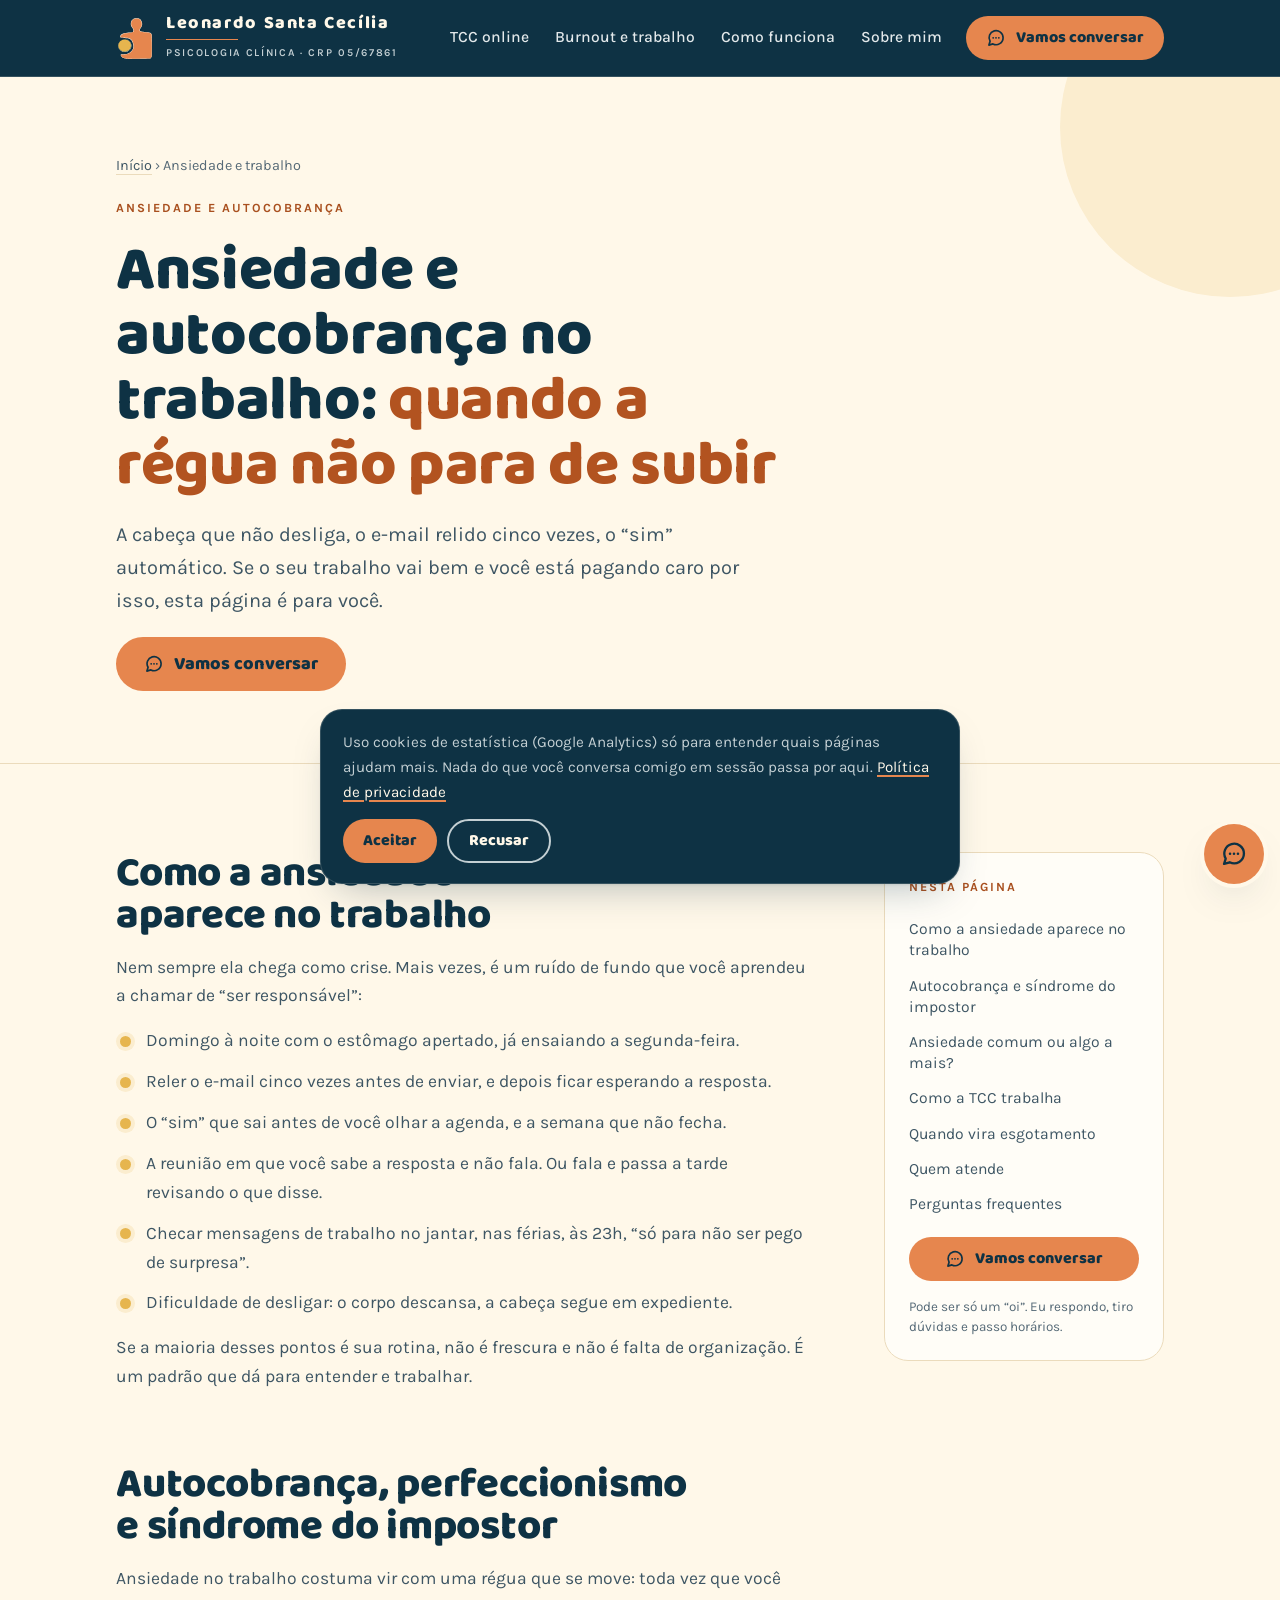
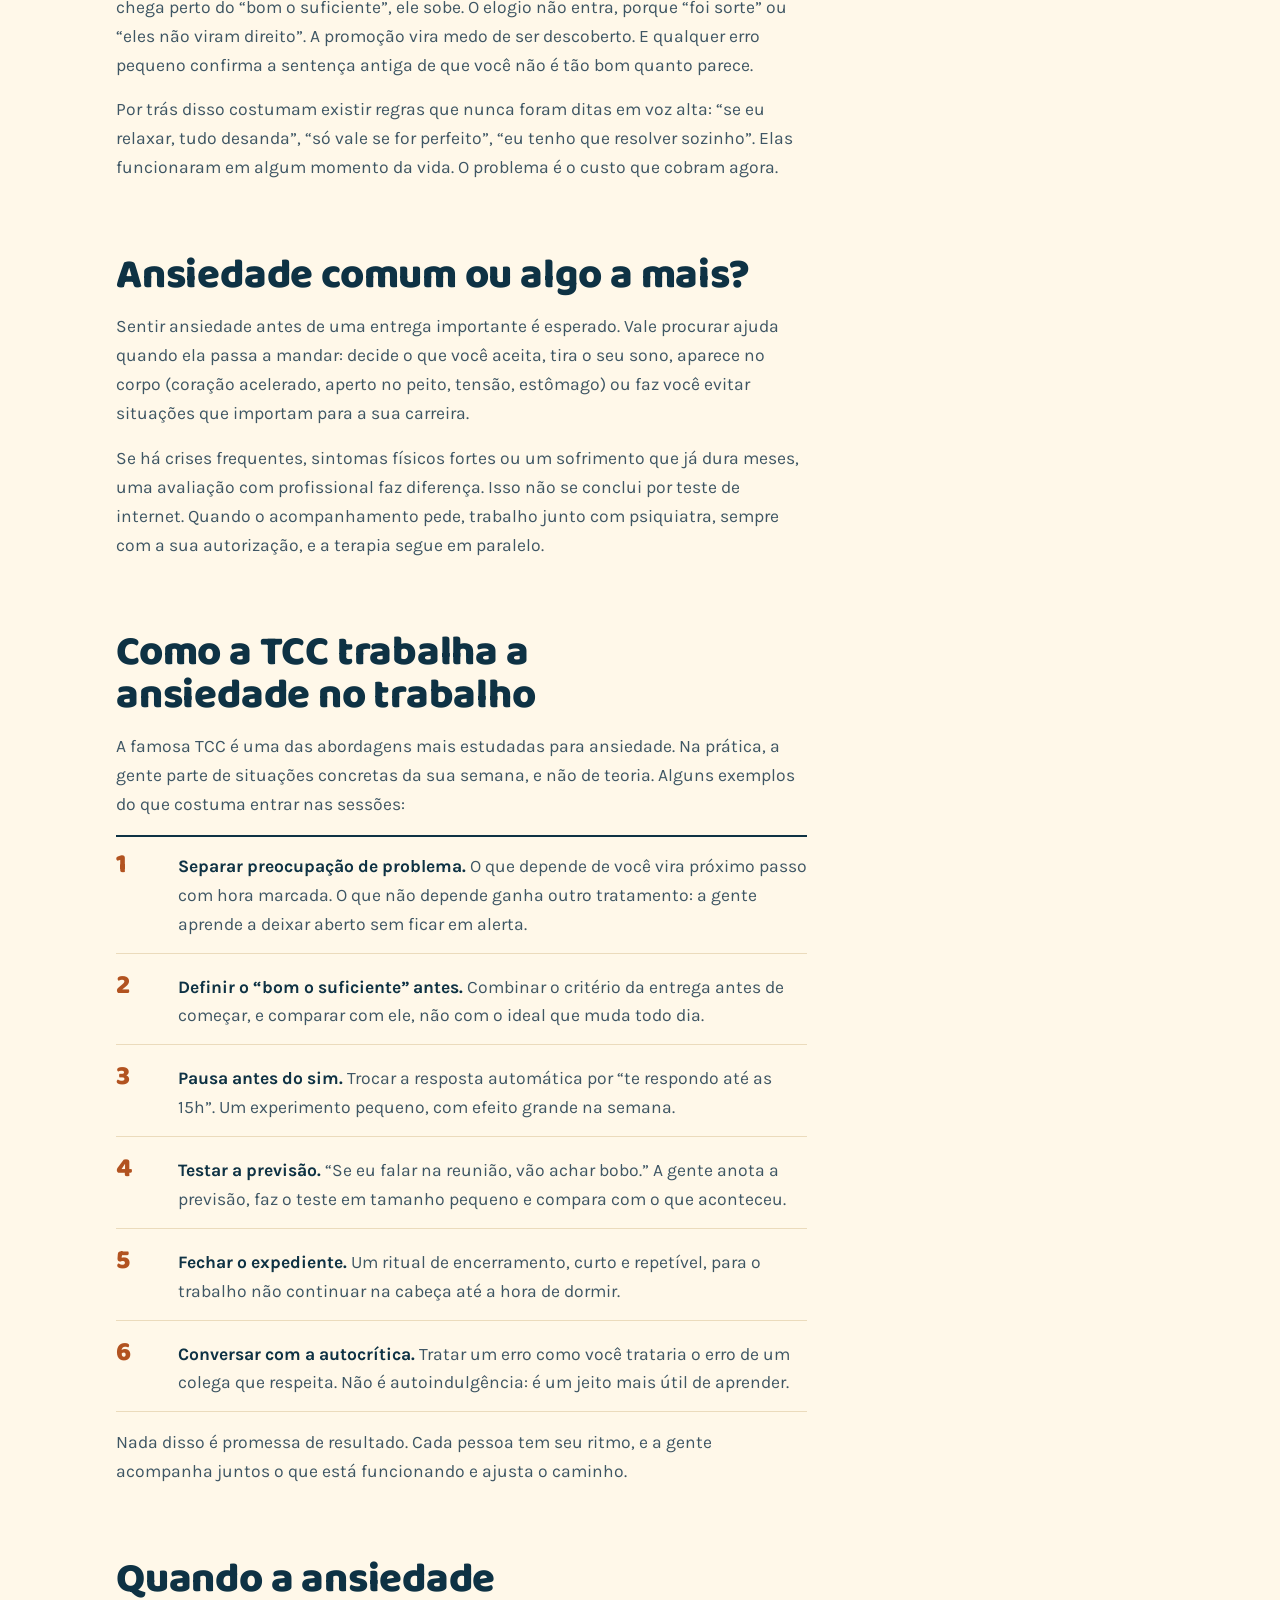
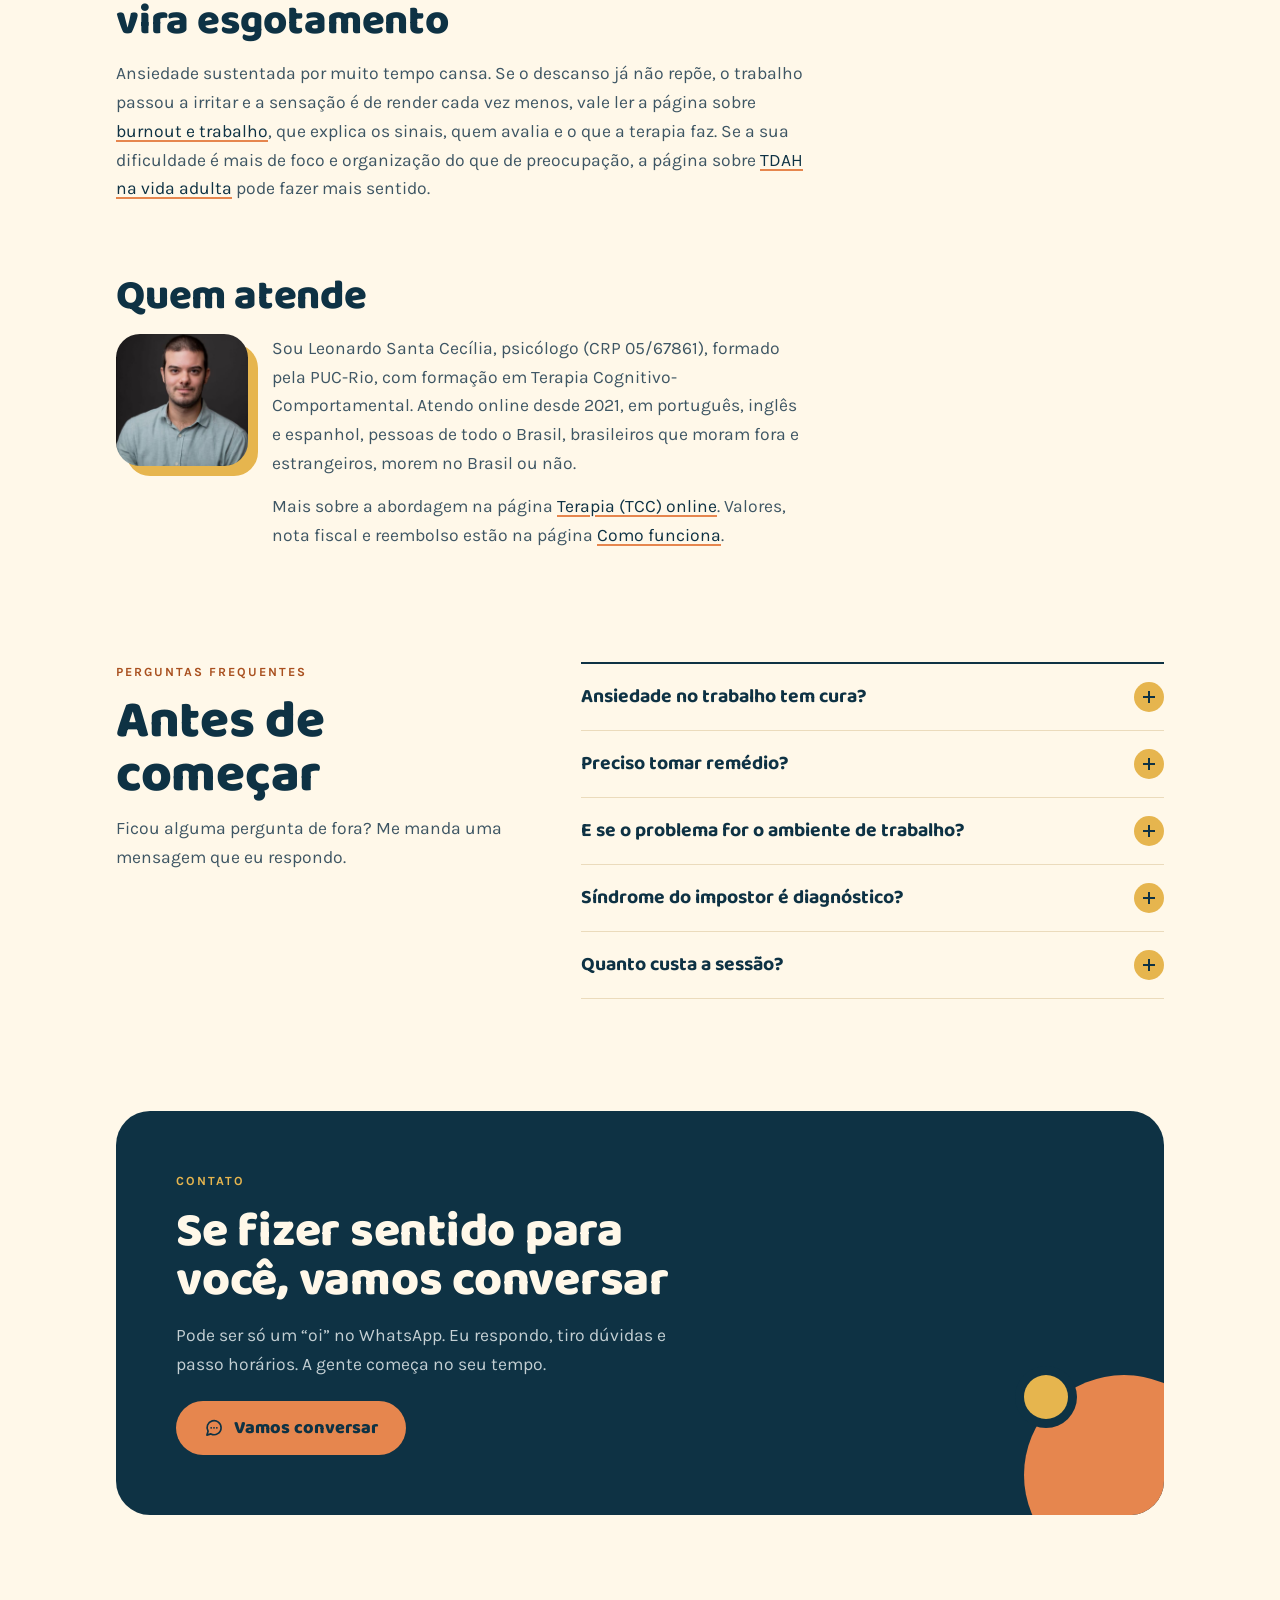
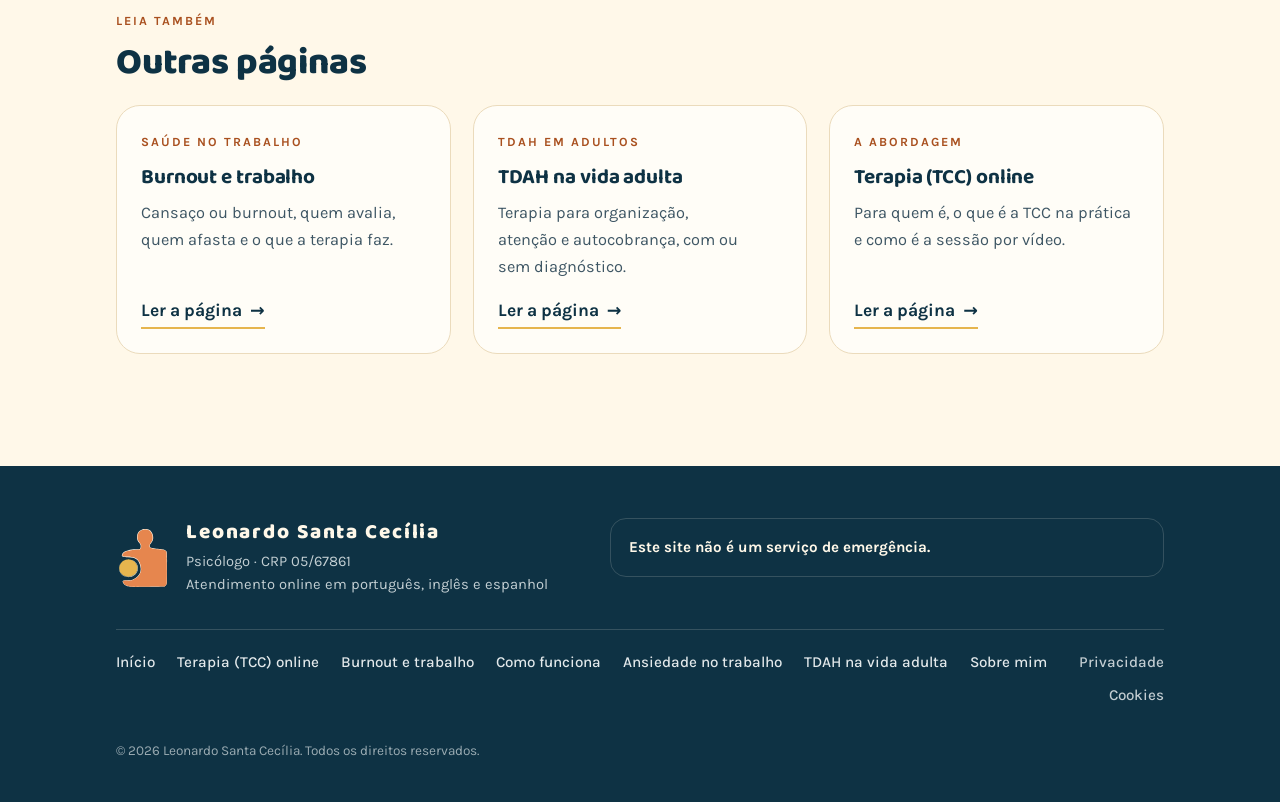
<file: ansiedade-trabalho/index.html>
<!doctype html>
<html lang="pt-BR">
<head>
<meta charset="utf-8">
<meta name="viewport" content="width=device-width, initial-scale=1, viewport-fit=cover">
<title>Psicólogo para ansiedade no trabalho e autocobrança · Leonardo Santa Cecília</title>
<meta name="description" content="Ansiedade no trabalho, perfeccionismo e síndrome do impostor: quando procurar ajuda e como a terapia (TCC) trabalha isso. Leonardo Santa Cecília, CRP 05/67861.">
<link rel="canonical" href="https://psicologoleonardosc.com/ansiedade-trabalho/">
<meta name="theme-color" content="#0E3244">
<link rel="icon" href="../favicon.svg" type="image/svg+xml">
<link rel="icon" href="../favicon-32.png" sizes="32x32" type="image/png">
<link rel="apple-touch-icon" href="../apple-touch-icon.png">

<meta property="og:type" content="website">
<meta property="og:locale" content="pt_BR">
<meta property="og:site_name" content="Leonardo Santa Cecília · Psicólogo">
<meta property="og:title" content="Psicólogo para ansiedade no trabalho e autocobrança · Leonardo Santa Cecília">
<meta property="og:description" content="Ansiedade no trabalho, perfeccionismo e síndrome do impostor: quando procurar ajuda e como a terapia (TCC) trabalha isso. Leonardo Santa Cecília, CRP 05/67861.">
<meta property="og:url" content="https://psicologoleonardosc.com/ansiedade-trabalho/">
<meta property="og:image" content="https://psicologoleonardosc.com/og-image.jpg">
<meta property="og:image:width" content="1200">
<meta property="og:image:height" content="630">
<meta name="twitter:card" content="summary_large_image">
<script type="application/ld+json">{"@context":"https://schema.org","@graph":[{"@type":"WebPage","@id":"https://psicologoleonardosc.com/ansiedade-trabalho/","name":"Psicólogo para ansiedade no trabalho e autocobrança · Leonardo Santa Cecília","url":"https://psicologoleonardosc.com/ansiedade-trabalho/","inLanguage":"pt-BR","isPartOf":{"@id":"https://psicologoleonardosc.com/#site"},"about":{"@id":"https://psicologoleonardosc.com/#servico"},"author":{"@id":"https://psicologoleonardosc.com/#leonardo"}},{"@type":"BreadcrumbList","itemListElement":[{"@type":"ListItem","position":1,"name":"Início","item":"https://psicologoleonardosc.com/"},{"@type":"ListItem","position":2,"name":"Ansiedade e trabalho","item":"https://psicologoleonardosc.com/ansiedade-trabalho/"}]}]}</script>

<link rel="preconnect" href="https://fonts.googleapis.com">
<link rel="preconnect" href="https://fonts.gstatic.com" crossorigin>
<link rel="stylesheet" href="https://fonts.googleapis.com/css2?family=Baloo+Thambi+2:wght@700;800&family=Karla:wght@400..700&display=swap">
<link rel="stylesheet" href="../estilo.css">
<script src="../consent.js" defer></script>
</head>
<body data-page="como-funciona" data-root="../">
<svg width="0" height="0" style="position:absolute" aria-hidden="true" focusable="false">
  <defs>
    <symbol id="simbolo" viewBox="0 0 429 509"><path style="fill:var(--sym-base,transparent)" d="M137.3 490.6C137.1 490.4 134.3 490.1 131.1 489.9C121.7 489.3 115.0 488.5 107.6 487.0C106.2 486.7 103.9 486.3 102.6 486.0C101.3 485.8 99.2 485.3 98.0 485.0C96.8 484.7 95.0 484.3 94.0 484.0C92.4 483.7 88.9 482.5 83.1 480.3C68.3 474.8 51.9 458.9 48.6 447.0C48.2 445.8 47.7 444.1 47.5 443.2C46.4 439.7 46.7 438.9 51.0 434.6C56.6 429.0 58.9 427.9 67.1 427.2C68.7 427.0 70.2 426.6 70.5 426.3C70.8 425.8 71.0 422.4 70.9 416.5L70.8 407.3 L64.3 404.0C60.8 402.2 55.9 399.3 53.4 397.5C48.7 394.2 42.0 387.9 39.0 384.0C38.0 382.8 36.3 380.8 35.1 379.6C32.3 376.8 27.7 369.8 25.7 365.2C22.7 358.5 22.4 357.7 21.9 355.8C21.7 354.6 21.2 352.9 20.9 351.8C19.6 346.4 19.3 344.1 19.4 336.5C19.4 324.7 20.1 321.0 24.9 308.7C25.9 306.1 30.4 299.1 34.5 293.8C37.5 289.7 50.8 276.5 53.8 274.5C55.2 273.6 56.9 272.3 57.6 271.6L59.0 270.3 L59.0 260.3C59.0 249.4 58.9 249.0 56.4 249.0C55.7 249.0 54.5 248.8 53.9 248.5C53.3 248.3 52.1 247.9 51.4 247.8C49.3 247.3 42.4 240.1 41.6 237.6C40.4 233.5 40.8 230.6 44.0 222.4C45.3 218.9 47.6 215.9 53.3 210.2C59.2 204.3 63.4 201.3 71.4 197.3C76.5 194.8 89.1 190.1 94.1 188.9C95.2 188.7 96.9 188.3 98.0 188.0C99.1 187.7 101.0 187.3 102.1 187.0C104.7 186.3 108.2 185.6 112.1 185.0C113.7 184.7 116.4 184.3 118.1 184.0C129.0 182.2 143.3 181.0 166.0 180.0C181.0 179.4 184.6 179.0 186.3 177.7L187.8 176.6 L187.9 161.9L188.0 147.1 L185.5 143.0C183.0 138.9 179.0 133.4 177.5 132.0C175.3 129.9 170.1 122.1 167.5 117.1C166.2 114.4 163.5 106.6 162.9 103.2C162.2 100.0 162.2 79.3 162.9 74.8C163.2 72.8 163.7 70.3 164.0 69.1C164.3 68.0 164.7 66.2 164.9 65.1C165.3 63.4 166.1 61.2 167.7 57.2C169.4 53.0 172.1 49.5 178.7 42.8C191.2 30.2 201.4 24.0 215.0 20.5C216.2 20.2 218.0 19.7 219.0 19.4C221.0 18.9 236.6 19.2 245.2 19.9C253.2 20.6 255.5 21.3 262.5 24.7C265.1 26.1 268.6 28.2 270.2 29.4C274.9 33.0 281.9 40.3 285.6 45.5C288.9 50.1 293.6 58.7 295.2 62.8C295.6 63.9 296.3 65.8 296.8 67.0C298.5 71.5 299.5 76.9 300.1 84.8C301.0 97.1 300.5 103.9 298.1 111.2C297.3 113.7 292.0 124.0 290.0 127.0C289.0 128.5 287.8 130.5 287.3 131.3C286.9 132.2 284.8 135.2 282.8 138.0L279.0 143.0 L279.1 155.1L279.2 167.2 L280.8 168.0C281.6 168.4 283.1 168.9 284.1 169.1C285.9 169.5 287.5 169.9 292.1 171.0C293.3 171.3 295.5 171.8 297.0 172.0C298.5 172.3 301.0 172.7 302.5 173.0C310.7 174.6 319.4 175.7 335.0 177.0C358.5 179.0 367.4 180.1 374.8 181.9C375.9 182.2 377.6 182.7 378.8 182.9C379.9 183.2 381.6 183.7 382.8 184.1C383.9 184.6 385.9 185.4 387.4 185.9C390.1 186.9 396.5 191.3 399.6 194.2C401.7 196.1 405.5 201.1 406.8 203.5C408.6 207.0 409.5 214.7 410.1 231.8C411.1 262.7 410.3 452.5 409.2 456.8C407.1 464.3 405.7 467.3 401.5 472.9C397.9 477.8 395.4 480.4 391.1 483.7C385.3 488.1 392.7 487.7 311.5 488.1C237.9 488.5 199.3 489.0 181.0 490.0C167.6 490.7 137.8 491.1 137.3 490.6Z"/><path style="fill:var(--sym-line,transparent)" d="M142.3 485.7C142.1 485.5 140.5 485.2 138.8 485.2C134.2 485.1 120.3 484.0 119.8 483.6C119.5 483.4 117.5 483.2 115.3 483.1C112.9 483.1 110.2 482.6 108.5 482.0C107.0 481.5 104.7 481.0 103.5 481.0C102.2 481.0 100.1 480.5 98.6 480.0C97.2 479.4 95.3 479.0 94.5 479.0C93.6 479.0 92.2 478.6 91.4 478.2C90.5 477.7 88.3 476.8 86.5 476.2C80.8 474.3 78.1 473.1 76.6 472.1C75.8 471.5 74.9 471.0 74.6 471.0C74.1 471.0 72.6 470.0 67.9 466.6C62.2 462.5 55.0 452.9 53.9 447.9C53.7 446.8 53.3 445.0 53.0 443.9C51.6 438.3 51.6 438.3 56.7 434.9C58.8 433.6 60.3 433.0 61.7 432.9C62.8 432.9 64.4 432.7 65.2 432.6C66.1 432.5 77.3 432.2 90.2 432.0C110.4 431.7 114.5 431.5 118.8 430.7C121.5 430.1 124.3 429.4 124.9 429.1C125.5 428.7 127.3 428.0 128.9 427.5C130.6 427.0 133.0 426.0 134.4 425.3C135.8 424.6 137.2 424.0 137.5 424.0C137.7 424.0 139.1 423.3 140.5 422.5C141.9 421.7 144.1 420.3 145.5 419.5C146.9 418.7 148.3 418.0 148.7 418.0C149.0 418.0 150.3 417.2 151.5 416.2C152.7 415.2 154.8 413.8 156.0 413.1C161.1 410.1 170.9 401.3 176.8 394.2C183.3 386.4 192.0 370.8 192.0 366.9C192.0 366.4 192.4 365.1 192.9 364.1C193.4 363.1 194.1 359.9 194.5 357.0C194.8 354.1 195.2 351.1 195.3 350.2C196.0 346.6 196.1 340.4 195.5 335.8C194.9 330.3 193.3 320.8 192.5 317.9C192.2 316.8 191.8 315.0 191.5 313.9C190.2 308.9 187.7 301.7 186.9 300.4C186.4 299.7 186.0 298.6 186.0 297.9C186.0 297.3 185.5 296.2 185.0 295.5C184.5 294.8 184.0 294.0 184.0 293.6C184.0 293.0 181.8 288.5 179.7 284.8C179.2 283.9 178.7 283.0 178.5 282.7C177.8 281.2 172.8 274.0 171.4 272.3C166.9 267.0 159.5 261.3 155.0 259.6C154.0 259.2 151.8 258.3 150.1 257.5C148.4 256.7 146.3 256.0 145.5 256.0C144.6 256.0 143.2 255.6 142.4 255.1C141.5 254.7 139.5 254.1 138.0 253.9C136.5 253.7 134.0 253.3 132.5 253.0C123.5 251.2 110.5 249.5 94.0 248.0C76.6 246.3 66.3 245.2 57.0 243.8C54.2 243.4 51.6 243.0 51.2 243.0C50.1 243.0 47.2 239.5 46.8 237.6C45.7 232.3 46.1 229.4 49.3 222.2C51.0 218.4 51.2 217.9 52.7 216.3C53.6 215.4 54.7 214.1 55.3 213.4C56.7 211.8 59.7 209.4 62.8 207.2C65.6 205.3 73.7 201.0 74.6 201.0C75.0 201.0 75.8 200.5 76.5 200.0C77.2 199.5 78.3 199.0 78.9 199.0C79.5 199.0 80.9 198.6 82.0 198.0C83.1 197.5 84.4 197.0 84.9 197.0C85.9 197.0 89.6 195.7 91.2 194.9C91.8 194.6 93.3 194.1 94.5 193.9C95.7 193.7 97.7 193.3 98.8 193.0C113.4 189.3 135.2 186.3 153.2 185.7C177.1 184.9 184.7 184.3 186.6 182.9C187.3 182.4 188.1 182.0 188.4 182.0C188.7 182.0 189.7 181.3 190.6 180.3C192.3 178.7 192.4 178.4 195.5 168.2C196.3 165.6 196.1 155.2 195.2 153.4C194.8 152.6 194.0 150.7 193.6 149.3C192.7 146.7 186.6 136.0 186.0 136.0C185.8 136.0 184.7 134.7 183.5 133.0C182.3 131.4 181.2 130.0 181.0 130.0C180.6 130.0 177.8 126.1 175.6 122.5C171.3 115.4 169.7 111.3 167.8 101.2C166.3 93.9 167.1 76.5 169.3 68.5C172.3 57.8 174.3 53.0 177.8 49.1C181.2 45.1 188.3 38.5 189.0 38.5C189.3 38.5 190.7 37.5 192.1 36.4C195.5 33.6 201.2 30.2 204.6 28.9C206.0 28.4 208.2 27.5 209.2 27.1C210.3 26.7 212.3 26.2 213.5 25.9C214.7 25.7 217.3 25.2 219.2 24.8C221.9 24.1 224.5 24.0 230.7 24.2C240.3 24.5 249.0 25.2 251.8 25.9C256.3 27.0 260.6 28.7 263.2 30.3C264.8 31.2 266.5 32.1 267.0 32.3C267.6 32.4 268.0 32.8 268.0 33.0C268.0 33.3 268.9 33.9 269.9 34.5C272.8 35.9 276.4 39.8 280.5 45.7C284.4 51.3 288.0 57.3 288.0 58.4C288.0 58.7 288.4 59.6 288.9 60.4C289.4 61.1 290.0 62.4 290.3 63.2C290.7 64.1 291.3 65.8 291.8 67.0C293.4 71.3 294.4 76.6 295.1 85.0C296.0 96.6 295.5 103.9 293.1 111.2C292.2 114.1 287.9 122.2 285.0 126.5C283.4 128.8 281.6 131.7 281.0 132.9C280.4 134.1 277.9 137.8 275.5 141.0C273.0 144.3 271.0 147.2 271.0 147.5C271.0 147.8 270.6 148.7 270.0 149.4C269.0 150.9 268.0 155.5 268.0 158.7C268.0 159.8 268.7 162.7 269.5 165.0C270.3 167.3 271.0 169.3 271.0 169.4C271.0 169.4 272.1 170.0 273.4 170.7C276.0 172.0 277.5 172.4 285.9 174.5C286.9 174.7 289.0 175.3 290.5 175.8C292.0 176.2 295.8 177.0 299.0 177.5C302.2 178.0 305.9 178.7 307.2 179.0C312.0 180.0 320.1 180.8 345.1 183.0C350.4 183.4 355.3 183.9 364.0 185.0C366.1 185.2 368.8 185.7 370.0 186.0C371.2 186.3 373.3 186.7 374.5 187.0C377.9 187.6 387.7 191.0 390.3 192.4C393.3 194.1 397.7 197.7 399.2 199.6C402.1 203.5 402.6 204.9 403.8 213.0C404.8 219.4 405.0 222.9 405.0 232.9C405.0 240.6 405.2 245.4 405.5 246.1C405.9 246.8 405.9 247.4 405.3 248.3C404.2 250.0 404.1 264.3 405.3 265.9C405.9 266.8 406.0 269.0 405.8 281.6C405.6 289.7 405.5 298.4 405.5 301.1C405.5 309.9 405.5 338.6 405.5 356.9C405.5 360.7 405.4 384.0 405.2 408.8C405.0 449.5 404.9 453.8 404.2 454.3C403.7 454.7 403.5 455.4 403.7 456.1C403.8 456.7 403.6 457.7 403.2 458.2C402.8 458.8 402.5 459.7 402.5 460.3C402.5 460.9 401.8 462.6 401.0 464.0C400.2 465.5 399.5 467.1 399.5 467.5C399.5 468.0 398.8 469.0 398.0 469.8C397.2 470.5 396.5 471.5 396.5 471.9C396.5 472.9 391.7 478.2 389.5 479.7C388.4 480.4 386.6 481.2 385.4 481.5C384.1 481.8 365.6 482.1 336.8 482.2C311.2 482.4 278.7 482.7 264.5 483.0C234.0 483.6 231.5 483.6 208.2 483.4C194.3 483.3 189.7 483.4 188.0 484.0C186.8 484.3 182.4 484.8 178.2 485.1C169.9 485.5 170.0 485.5 162.2 485.5C159.2 485.5 153.6 485.6 149.8 485.8C145.9 486.0 142.6 485.9 142.3 485.7ZM95.5 406.5C94.3 406.3 90.9 405.8 88.0 405.5C85.1 405.2 82.1 404.7 81.2 404.5C80.4 404.2 79.1 404.0 78.5 404.0C77.4 404.0 73.9 402.9 66.8 400.2C63.7 399.0 62.2 398.1 55.2 393.5C48.1 388.7 46.4 387.3 44.1 384.0C43.2 382.8 41.2 380.5 39.8 378.9C38.3 377.4 36.7 375.4 36.2 374.4C35.7 373.5 34.7 372.0 34.0 371.1C33.2 370.3 32.3 368.8 32.1 367.9C31.8 367.0 31.1 365.4 30.3 364.3C29.6 363.2 29.0 362.0 29.0 361.7C29.0 361.3 28.6 360.2 28.2 359.4C27.7 358.5 27.1 356.7 26.9 355.5C26.7 354.3 26.3 352.2 26.0 351.0C24.8 346.3 24.4 342.6 24.4 337.0C24.4 331.0 24.8 324.8 25.3 323.5C25.5 323.1 25.8 322.0 26.0 321.0C26.5 318.7 29.4 310.7 30.3 308.9C30.7 308.2 31.0 307.1 31.0 306.6C31.0 306.1 31.6 305.1 32.2 304.5C34.0 302.8 33.9 304.1 32.0 307.8C30.3 310.9 28.7 315.4 27.9 319.0C27.7 320.2 27.2 322.4 26.9 323.8C26.2 327.0 26.2 339.8 26.9 343.9C27.2 345.6 27.7 348.3 27.9 349.9C28.3 352.4 28.9 354.5 31.7 361.9C32.8 364.9 35.2 369.5 36.9 372.1C38.6 374.5 46.5 382.4 50.0 385.0C51.2 386.0 52.6 387.0 52.9 387.4C54.4 388.8 60.9 392.9 64.4 394.7C68.0 396.5 75.3 399.2 79.2 400.1C80.3 400.3 82.2 400.8 83.2 401.1C88.0 402.3 91.8 402.6 100.0 402.6C108.1 402.7 110.3 402.4 115.9 401.0C117.0 400.7 118.8 400.3 119.9 400.1C124.2 399.1 136.7 392.8 142.5 388.6C150.6 382.8 158.0 374.3 162.7 365.4C164.4 362.3 167.1 354.9 168.1 350.8C170.3 341.7 170.2 327.7 168.1 319.2C167.8 318.1 167.3 316.4 167.1 315.2C166.8 314.1 166.3 312.5 165.9 311.5C165.5 310.5 164.6 308.5 163.9 307.0C163.3 305.5 160.8 301.3 158.4 297.8C151.5 287.3 143.6 280.3 132.1 274.6C128.8 272.9 125.3 271.1 124.4 270.5L122.8 269.4 L125.0 269.8C126.2 270.0 128.1 270.5 129.1 271.1C130.1 271.6 131.2 272.0 131.5 272.0C131.8 272.0 132.7 272.5 133.4 273.0C134.2 273.6 135.7 274.3 136.7 274.7C138.6 275.4 146.0 280.4 146.0 281.1C146.0 281.2 147.1 282.1 148.5 283.0C149.9 283.9 151.7 285.5 152.4 286.6C153.1 287.6 154.4 289.0 155.3 289.5C156.3 290.1 157.7 291.6 158.6 292.9C159.5 294.2 160.8 295.8 161.5 296.5C162.2 297.3 163.1 298.5 163.4 299.3C163.8 300.1 164.4 301.3 164.8 302.0C167.1 306.0 170.0 312.1 170.0 312.9C170.0 313.4 170.4 314.8 170.8 316.0C171.7 318.4 172.2 320.3 173.2 325.8C174.8 333.8 173.8 346.8 170.8 355.0C170.4 356.2 170.0 357.7 170.0 358.2C170.0 358.7 169.6 359.7 169.1 360.4C168.6 361.2 168.0 362.3 167.8 363.0C167.7 363.7 166.7 365.6 165.8 367.2C164.8 368.8 164.0 370.3 164.0 370.6C164.0 371.7 158.1 379.3 154.4 383.0C148.6 388.8 147.2 389.9 138.8 395.2C131.7 399.7 130.3 400.4 126.1 401.8C123.7 402.5 121.1 403.5 120.2 403.9C118.6 404.7 116.6 405.1 108.5 406.2C102.7 407.0 98.9 407.1 95.5 406.5ZM111.8 267.2C111.7 267.0 110.3 266.9 108.9 266.9C107.2 267.0 105.9 266.7 105.2 266.3C104.3 265.6 104.5 265.6 107.0 265.7C111.0 266.0 116.2 267.5 113.2 267.5C112.6 267.5 112.0 267.4 111.8 267.2ZM403.9 253.4C403.8 251.1 403.7 253.1 403.7 257.8C403.7 262.4 403.8 264.3 403.9 261.9C404.0 259.4 404.0 255.6 403.9 253.4Z"/><path fill="#E6864E" d="M135.2 483.8C133.9 483.6 130.2 483.2 127.0 483.0C121.5 482.6 117.8 482.1 111.2 481.0C106.1 480.2 102.8 479.6 100.8 479.0C99.7 478.7 98.0 478.3 97.0 478.0C94.4 477.5 86.4 474.7 83.4 473.3C81.9 472.6 79.7 471.7 78.5 471.2C72.6 468.8 64.0 461.7 61.4 457.3C56.7 449.1 53.6 441.1 54.4 439.2C55.1 437.8 59.4 435.7 63.3 434.9C65.2 434.5 70.4 434.3 78.1 434.4C107.7 434.7 109.3 434.6 118.8 433.1C130.5 431.1 142.2 426.0 157.1 416.0C159.4 414.4 161.7 412.8 162.1 412.4C162.4 412.0 163.9 410.9 165.3 409.8C171.7 404.6 182.4 392.9 187.4 385.5C189.5 382.3 194.4 372.4 195.6 368.8C197.2 364.0 197.5 362.6 199.1 352.2C200.1 345.7 199.6 333.2 198.0 325.5C197.7 324.0 197.3 321.7 197.0 320.5C196.8 319.3 196.3 317.4 196.1 316.2C195.8 315.1 195.3 313.4 195.1 312.2C194.2 308.4 189.6 295.1 187.7 291.2C180.4 275.4 174.5 267.4 165.8 261.5C162.2 259.1 152.7 254.1 149.0 252.8C147.9 252.3 146.0 251.6 144.9 251.2C143.7 250.7 141.8 250.2 140.8 249.9C139.7 249.7 138.0 249.2 137.0 249.0C130.9 247.4 129.5 247.1 121.2 246.0C114.4 245.0 104.4 244.1 86.0 243.0C75.4 242.4 63.4 241.1 57.8 240.1C51.2 238.9 48.9 236.0 50.5 230.8C50.7 229.9 51.3 228.0 51.8 226.4C53.1 221.7 59.0 214.5 64.5 210.7C68.7 207.8 78.7 203.2 85.2 201.1C97.4 197.3 98.5 197.0 103.6 196.0C106.3 195.4 109.7 194.8 113.6 194.0C118.2 193.1 128.4 191.7 136.8 191.0C142.0 190.5 149.7 190.0 170.4 189.0C187.1 188.2 189.9 187.4 194.8 181.4C196.3 179.7 197.2 177.3 198.6 171.8C198.8 170.7 199.3 169.1 199.5 168.2C200.1 166.2 200.1 155.8 199.5 153.8C199.3 152.9 198.8 151.2 198.4 150.0C196.9 144.5 193.1 138.4 185.1 128.8C179.2 121.6 173.5 110.1 171.9 102.2C171.2 99.0 171.2 81.2 171.9 76.8C172.2 74.8 172.7 71.9 172.9 70.2C173.9 63.8 176.7 57.6 181.5 51.0C185.1 46.2 184.9 46.4 188.0 44.0C189.2 43.0 190.6 42.0 190.9 41.6C192.6 40.1 199.1 36.0 203.5 33.8C214.7 28.1 225.9 26.2 237.5 28.0C239.6 28.3 243.4 28.7 246.0 28.9C253.6 29.6 259.5 32.0 267.2 37.7C272.1 41.3 275.5 45.3 280.0 52.8C283.8 59.1 284.2 60.0 287.4 68.8C290.1 76.2 290.6 80.4 290.6 92.5C290.6 103.3 290.2 107.3 288.8 111.0C288.3 112.2 287.6 114.1 287.2 115.2C285.9 118.6 277.1 132.8 271.6 140.2C266.8 146.8 265.0 151.6 265.0 158.0C265.0 162.8 265.9 166.5 267.7 169.3C268.8 170.9 271.8 173.0 274.5 174.2C275.8 174.7 277.5 175.4 278.5 175.9C279.5 176.3 281.0 176.8 282.0 177.0C283.0 177.3 284.8 177.7 286.0 178.0C287.2 178.3 289.5 178.8 291.1 179.0C297.0 180.0 299.8 180.5 302.5 181.0C310.7 182.6 317.2 183.4 327.0 184.0C347.7 185.3 354.8 185.9 361.2 187.0C362.9 187.3 365.5 187.7 367.0 188.0C368.5 188.2 370.6 188.7 371.8 188.9C373.8 189.5 376.6 190.2 379.9 191.0C384.7 192.1 388.5 193.9 392.9 197.1C396.9 200.0 398.8 202.9 400.1 208.2C402.2 217.1 402.5 222.3 402.9 259.2C403.1 277.4 403.4 292.5 403.7 292.9C404.0 293.4 404.4 327.7 404.5 356.8C404.5 385.0 403.6 454.6 403.1 456.5C401.2 464.7 395.6 474.3 390.7 478.0C385.2 482.1 389.7 481.7 337.2 482.1C311.4 482.3 278.7 482.7 264.5 483.0C232.2 483.6 229.9 483.6 209.2 483.2C197.2 483.0 191.7 483.1 190.5 483.5C188.4 484.2 139.1 484.5 135.2 483.8Z"/><path fill="#E6B54E" d="M91.0 402.5C90.6 402.2 89.4 402.0 88.3 402.0C87.2 402.0 85.6 401.8 84.8 401.5C83.9 401.3 82.2 400.8 81.0 400.5C75.3 399.0 68.4 396.6 64.8 394.8C61.0 393.0 54.5 388.9 52.9 387.4C52.6 387.0 51.2 386.0 50.0 385.0C48.8 384.0 45.5 381.0 42.7 378.3C37.4 373.0 34.1 368.3 32.1 363.0C31.6 361.5 30.5 358.7 29.7 356.8C29.0 354.8 28.2 351.8 27.9 350.0C27.7 348.2 27.2 345.4 27.0 343.8C26.1 338.8 25.6 329.4 26.1 327.5C26.4 326.5 26.7 325.1 26.8 324.2C27.8 317.9 29.3 313.5 32.9 305.9C34.4 303.0 35.5 300.4 35.5 300.1C35.5 299.9 36.1 299.1 36.7 298.5C37.4 297.9 38.0 297.1 38.0 296.8C38.0 296.5 38.9 295.3 40.0 294.3C41.1 293.2 42.0 292.0 42.0 291.7C42.0 291.1 50.1 283.4 53.5 280.9C56.9 278.3 62.9 274.5 63.6 274.5C64.0 274.5 65.5 273.8 67.0 272.9C70.1 271.1 75.6 269.0 77.5 269.0C78.2 269.0 79.8 268.6 81.0 268.2C83.6 267.2 87.2 266.6 94.0 266.0C96.6 265.8 99.5 265.4 100.3 265.2C101.3 265.0 102.4 265.2 103.3 265.7C104.1 266.1 106.1 266.6 107.8 266.8C109.4 267.0 112.2 267.5 114.0 267.9C115.8 268.3 118.1 268.7 119.0 268.8C121.7 269.2 135.5 275.9 140.4 279.3C147.5 284.2 153.5 290.3 158.4 297.8C160.8 301.3 163.3 305.5 163.9 307.0C164.6 308.5 165.5 310.5 165.9 311.5C166.3 312.5 166.8 314.1 167.1 315.1C167.3 316.2 167.7 318.0 168.0 319.1C169.3 323.9 169.6 327.6 169.6 335.0C169.6 344.8 169.0 348.5 166.1 357.4C162.1 369.3 153.4 380.8 142.5 388.6C136.7 392.8 124.2 399.1 119.9 400.1C118.8 400.3 117.0 400.7 115.9 401.0C114.7 401.3 112.6 401.8 111.2 402.1C107.9 402.8 92.0 403.1 91.0 402.5ZM404.0 257.2C404.0 253.1 404.2 250.5 404.5 250.5C404.8 250.5 405.0 253.1 405.0 257.2C405.0 261.4 404.8 264.0 404.5 264.0C404.2 264.0 404.0 261.4 404.0 257.2Z"/></symbol>
<symbol id="i-chat" viewBox="0 0 24 24"><path fill="none" stroke="currentColor" stroke-width="2" stroke-linecap="round" stroke-linejoin="round" d="M20.5 11.6a8.4 8.4 0 0 1-12.2 7.5L3.5 20.5l1.4-4.6a8.4 8.4 0 1 1 15.6-4.3z"/><path fill="none" stroke="currentColor" stroke-width="2.2" stroke-linecap="round" d="M8.6 11.8h.01M12 11.8h.01M15.4 11.8h.01"/></symbol>
  </defs>
</svg>

<a class="skip" href="#conteudo">Pular para o conteúdo</a>

<!-- WhatsApp desta página: a mensagem já chega dizendo que a pessoa veio da página "Ansiedade e autocobrança no trabalho". -->
<header class="site-header">
  <div class="wrap">
    <a class="brand" href="../" aria-label="Leonardo Santa Cecília, psicólogo. Ir para a página inicial">
      <svg aria-hidden="true"><use href="#simbolo"/></svg>
      <span class="brand-text">
        <span class="brand-name"><span>Leonardo</span> <span>Santa Cecília</span></span>
        <span class="brand-sub">Psicologia clínica · CRP 05/67861</span>
      </span>
    </a>
    <nav class="nav" aria-label="Páginas">
      <a href="../tcc-online/">TCC online</a>
      <a href="../burnout-trabalho/">Burnout e trabalho</a>
      <a href="../como-funciona/">Como funciona</a>
      <a href="../#sobre">Sobre mim</a>
    </nav>
    <details class="menu-m">
      <summary aria-label="Abrir o menu de páginas"><span aria-hidden="true" class="menu-m-ico"></span>Menu</summary>
      <nav class="menu-m-panel" aria-label="Páginas no celular">
        <a href="../tcc-online/">TCC online</a>
        <a href="../burnout-trabalho/">Burnout e trabalho</a>
        <a href="../ansiedade-trabalho/" aria-current="page">Ansiedade e autocobrança</a>
        <a href="../tdah-adulto/">TDAH na vida adulta</a>
        <a href="../como-funciona/">Como funciona</a>
        <a href="../#sobre">Sobre mim</a>
      </nav>
    </details>
    <a class="btn btn-sm" data-wa="cabecalho" href="https://wa.me/5521991117223?text=Oi%2C%20Leonardo%21%20Vi%20a%20p%C3%A1gina%20sobre%20ansiedade%20e%20autocobran%C3%A7a%20no%20trabalho%20no%20seu%20site%20e%20queria%20conversar%20sobre%20o%20atendimento." target="_blank" rel="noopener">
      <svg aria-hidden="true"><use href="#i-chat"/></svg>
      Vamos conversar
    </a>
  </div>
</header>

<main id="conteudo">

  <header class="page-hero">
    <div class="wrap">
      <p class="crumbs"><a href="../">Início</a> <span aria-hidden="true">›</span> Ansiedade e trabalho</p>
      <p class="label">Ansiedade e autocobrança</p>
      <h1>Ansiedade e autocobrança no trabalho: <em>quando a régua não para de subir</em></h1>
      <p class="lead">A cabeça que não desliga, o e-mail relido cinco vezes, o “sim” automático. Se o seu trabalho vai bem e você está pagando caro por isso, esta página é para você.</p>
      <a class="btn" data-wa="hero" href="https://wa.me/5521991117223?text=Oi%2C%20Leonardo%21%20Vi%20a%20p%C3%A1gina%20sobre%20ansiedade%20e%20autocobran%C3%A7a%20no%20trabalho%20no%20seu%20site%20e%20queria%20conversar%20sobre%20o%20atendimento." target="_blank" rel="noopener">
        <svg aria-hidden="true"><use href="#i-chat"/></svg>
        Vamos conversar
      </a>
    </div>
  </header>

  <div class="wrap page-body">
    <div class="prose">
      <section class="block" id="como-aparece">
        <h2>Como a ansiedade aparece no trabalho</h2>
        <p>Nem sempre ela chega como crise. Mais vezes, é um ruído de fundo que você aprendeu a chamar de “ser responsável”:</p>
        <ul class="dots">
          <li>Domingo à noite com o estômago apertado, já ensaiando a segunda-feira.</li>
          <li>Reler o e-mail cinco vezes antes de enviar, e depois ficar esperando a resposta.</li>
          <li>O “sim” que sai antes de você olhar a agenda, e a semana que não fecha.</li>
          <li>A reunião em que você sabe a resposta e não fala. Ou fala e passa a tarde revisando o que disse.</li>
          <li>Checar mensagens de trabalho no jantar, nas férias, às 23h, “só para não ser pego de surpresa”.</li>
          <li>Dificuldade de desligar: o corpo descansa, a cabeça segue em expediente.</li>
        </ul>
        <p>Se a maioria desses pontos é sua rotina, não é frescura e não é falta de organização. É um padrão que dá para entender e trabalhar.</p>
      </section>

      <section class="block" id="autocobranca">
        <h2>Autocobrança, perfeccionismo e síndrome do impostor</h2>
        <p>Ansiedade no trabalho costuma vir com uma régua que se move: toda vez que você chega perto do “bom o suficiente”, ele sobe. O elogio não entra, porque “foi sorte” ou “eles não viram direito”. A promoção vira medo de ser descoberto. E qualquer erro pequeno confirma a sentença antiga de que você não é tão bom quanto parece.</p>
        <p>Por trás disso costumam existir regras que nunca foram ditas em voz alta: “se eu relaxar, tudo desanda”, “só vale se for perfeito”, “eu tenho que resolver sozinho”. Elas funcionaram em algum momento da vida. O problema é o custo que cobram agora.</p>
      </section>

      <section class="block" id="quando-procurar">
        <h2>Ansiedade comum ou algo a mais?</h2>
        <p>Sentir ansiedade antes de uma entrega importante é esperado. Vale procurar ajuda quando ela passa a mandar: decide o que você aceita, tira o seu sono, aparece no corpo (coração acelerado, aperto no peito, tensão, estômago) ou faz você evitar situações que importam para a sua carreira.</p>
        <p>Se há crises frequentes, sintomas físicos fortes ou um sofrimento que já dura meses, uma avaliação com profissional faz diferença. Isso não se conclui por teste de internet. Quando o acompanhamento pede, trabalho junto com psiquiatra, sempre com a sua autorização, e a terapia segue em paralelo.</p>
      </section>

      <section class="block" id="como-a-tcc-trabalha">
        <h2>Como a TCC trabalha a ansiedade no trabalho</h2>
        <p>A famosa TCC é uma das abordagens mais estudadas para ansiedade. Na prática, a gente parte de situações concretas da sua semana, e não de teoria. Alguns exemplos do que costuma entrar nas sessões:</p>
        <ol class="numbered">
          <li><span><strong>Separar preocupação de problema.</strong> O que depende de você vira próximo passo com hora marcada. O que não depende ganha outro tratamento: a gente aprende a deixar aberto sem ficar em alerta.</span></li>
          <li><span><strong>Definir o “bom o suficiente” antes.</strong> Combinar o critério da entrega antes de começar, e comparar com ele, não com o ideal que muda todo dia.</span></li>
          <li><span><strong>Pausa antes do sim.</strong> Trocar a resposta automática por “te respondo até as 15h”. Um experimento pequeno, com efeito grande na semana.</span></li>
          <li><span><strong>Testar a previsão.</strong> “Se eu falar na reunião, vão achar bobo.” A gente anota a previsão, faz o teste em tamanho pequeno e compara com o que aconteceu.</span></li>
          <li><span><strong>Fechar o expediente.</strong> Um ritual de encerramento, curto e repetível, para o trabalho não continuar na cabeça até a hora de dormir.</span></li>
          <li><span><strong>Conversar com a autocrítica.</strong> Tratar um erro como você trataria o erro de um colega que respeita. Não é autoindulgência: é um jeito mais útil de aprender.</span></li>
        </ol>
        <p>Nada disso é promessa de resultado. Cada pessoa tem seu ritmo, e a gente acompanha juntos o que está funcionando e ajusta o caminho.</p>
      </section>

      <section class="block" id="esgotamento">
        <h2>Quando a ansiedade vira esgotamento</h2>
        <p>Ansiedade sustentada por muito tempo cansa. Se o descanso já não repõe, o trabalho passou a irritar e a sensação é de render cada vez menos, vale ler a página sobre <a href="../burnout-trabalho/">burnout e trabalho</a>, que explica os sinais, quem avalia e o que a terapia faz. Se a sua dificuldade é mais de foco e organização do que de preocupação, a página sobre <a href="../tdah-adulto/">TDAH na vida adulta</a> pode fazer mais sentido.</p>
      </section>

      <section class="block" id="quem-atende">
        <h2>Quem atende</h2>
      <div class="who">
        <img src="../leonardo-retrato-560.jpg" width="560" height="700" loading="lazy" decoding="async" alt="Leonardo Santa Cecília, psicólogo">
        <div class="txt">
          <p>Sou Leonardo Santa Cecília, psicólogo (CRP 05/67861), formado pela PUC-Rio, com formação em Terapia Cognitivo-Comportamental. Atendo online desde 2021, em português, inglês e espanhol, pessoas de todo o Brasil, brasileiros que moram fora e estrangeiros, morem no Brasil ou não.</p>
          <p>Mais sobre a abordagem na página <a href="../tcc-online/">Terapia (TCC) online</a>. Valores, nota fiscal e reembolso estão na página <a href="../como-funciona/">Como funciona</a>.</p>
        </div>
      </div>
      </section>
    </div>
    <aside class="toc" aria-label="Nesta página">
      <p class="label">Nesta página</p>
      <ol>
          <li><a href="#como-aparece">Como a ansiedade aparece no trabalho</a></li>
          <li><a href="#autocobranca">Autocobrança e síndrome do impostor</a></li>
          <li><a href="#quando-procurar">Ansiedade comum ou algo a mais?</a></li>
          <li><a href="#como-a-tcc-trabalha">Como a TCC trabalha</a></li>
          <li><a href="#esgotamento">Quando vira esgotamento</a></li>
          <li><a href="#quem-atende">Quem atende</a></li>
          <li><a href="#perguntas">Perguntas frequentes</a></li>
      </ol>
      <a class="btn btn-sm" data-wa="indice" href="https://wa.me/5521991117223?text=Oi%2C%20Leonardo%21%20Vi%20a%20p%C3%A1gina%20sobre%20ansiedade%20e%20autocobran%C3%A7a%20no%20trabalho%20no%20seu%20site%20e%20queria%20conversar%20sobre%20o%20atendimento." target="_blank" rel="noopener">
        <svg aria-hidden="true"><use href="#i-chat"/></svg>
        Vamos conversar
      </a>
      <small>Pode ser só um “oi”. Eu respondo, tiro dúvidas e passo horários.</small>
    </aside>
  </div>

  <section class="section faq" id="perguntas" style="padding-bottom: 0">
    <div class="wrap">
      <div class="section-head">
        <p class="label">Perguntas frequentes</p>
        <h2>Antes de começar</h2>
        <p>Ficou alguma pergunta de fora? Me manda uma mensagem que eu respondo.</p>
      </div>
      <div class="faq-list">
        <details>
          <summary>Ansiedade no trabalho tem cura?</summary>
          <p>Prefiro outra pergunta: dá para a ansiedade deixar de mandar? Na terapia, o objetivo não é nunca mais sentir ansiedade, e sim que ela pare de decidir por você. Não prometo resultado; acompanho com você o que está mudando.</p>
        </details>
        <details>
          <summary>Preciso tomar remédio?</summary>
          <p>Essa decisão é médica. Muita gente trabalha ansiedade só com terapia; outras pessoas combinam as duas coisas. Se o acompanhamento pedir, converso com psiquiatra, sempre com a sua autorização.</p>
        </details>
        <details>
          <summary>E se o problema for o ambiente de trabalho?</summary>
          <p>Às vezes é. Parte da terapia é separar o que depende de você do que é do lugar. Quando a conclusão aponta para uma mudança de área ou de empresa, trabalhamos a decisão com mais clareza, não com medo.</p>
        </details>
        <details>
          <summary>Síndrome do impostor é diagnóstico?</summary>
          <p>Não é um diagnóstico formal. É um nome para um padrão comum: atribuir o que dá certo à sorte e o que dá errado a você. Na TCC, ele é trabalhado olhando as regras por trás disso e testando outra forma de medir o que você faz.</p>
        </details>
        <details>
          <summary>Quanto custa a sessão?</summary>
          <p>Valores e horários são informados no primeiro contato pelo WhatsApp, antes de começarmos.</p>
        </details>
      </div>
    </div>
  </section>

  <section class="cta-band">
    <div class="wrap">
      <div class="inner">
        <p class="label" style="color: var(--yellow)">Contato</p>
        <h2>Se fizer sentido para você, vamos conversar</h2>
        <p>Pode ser só um “oi” no WhatsApp. Eu respondo, tiro dúvidas e passo horários. A gente começa no seu tempo.</p>
        <a class="btn" data-wa="cta-final" href="https://wa.me/5521991117223?text=Oi%2C%20Leonardo%21%20Vi%20a%20p%C3%A1gina%20sobre%20ansiedade%20e%20autocobran%C3%A7a%20no%20trabalho%20no%20seu%20site%20e%20queria%20conversar%20sobre%20o%20atendimento." target="_blank" rel="noopener">
        <svg aria-hidden="true"><use href="#i-chat"/></svg>
        Vamos conversar
      </a>
      </div>
    </div>
  </section>

  <section class="related">
    <div class="wrap">
      <div class="section-head">
        <p class="label">Leia também</p>
        <h2>Outras páginas</h2>
      </div>
      <div class="paths">
        <a class="path" href="../burnout-trabalho/">
          <span class="label">Saúde no trabalho</span>
          <h3>Burnout e trabalho</h3>
          <p>Cansaço ou burnout, quem avalia, quem afasta e o que a terapia faz.</p>
          <span class="go">Ler a página <span aria-hidden="true">→</span></span>
        </a>
        <a class="path" href="../tdah-adulto/">
          <span class="label">TDAH em adultos</span>
          <h3>TDAH na vida adulta</h3>
          <p>Terapia para organização, atenção e autocobrança, com ou sem diagnóstico.</p>
          <span class="go">Ler a página <span aria-hidden="true">→</span></span>
        </a>
        <a class="path" href="../tcc-online/">
          <span class="label">A abordagem</span>
          <h3>Terapia (TCC) online</h3>
          <p>Para quem é, o que é a TCC na prática e como é a sessão por vídeo.</p>
          <span class="go">Ler a página <span aria-hidden="true">→</span></span>
        </a>
      </div>
    </div>
  </section>

</main>

<footer class="site-footer">
  <div class="wrap">
    <div class="foot-brand">
      <svg aria-hidden="true"><use href="#simbolo"/></svg>
      <div>
        <span class="brand-name">Leonardo Santa Cecília</span>
        <p>Psicólogo · CRP 05/67861<br>Atendimento online em português, inglês e espanhol</p>
      </div>
    </div>
    <p class="crisis"><strong>Este site não é um serviço de emergência.</strong></p>
    <nav class="foot-nav" aria-label="Páginas do site">
      <a href="../">Início</a>
      <a href="../tcc-online/">Terapia (TCC) online</a>
      <a href="../burnout-trabalho/">Burnout e trabalho</a>
      <a href="../como-funciona/">Como funciona</a>
      <a href="../ansiedade-trabalho/">Ansiedade no trabalho</a>
      <a href="../tdah-adulto/">TDAH na vida adulta</a>
      <a href="../#sobre">Sobre mim</a>
      <a class="foot-legal" href="../privacidade/">Privacidade</a>
      <a class="foot-legal" href="#" data-consent="abrir">Cookies</a>
    </nav>
    <p class="copyright">© <span id="ano">2026</span> Leonardo Santa Cecília. Todos os direitos reservados.</p>
  </div>
</footer>

<a class="fab" data-wa="flutuante" href="https://wa.me/5521991117223?text=Oi%2C%20Leonardo%21%20Vi%20a%20p%C3%A1gina%20sobre%20ansiedade%20e%20autocobran%C3%A7a%20no%20trabalho%20no%20seu%20site%20e%20queria%20conversar%20sobre%20o%20atendimento." target="_blank" rel="noopener" aria-label="Conversar pelo WhatsApp">
  <svg aria-hidden="true"><use href="#i-chat"/></svg>
</a>

<script src="../site.js" defer></script>
</body>
</html>
</file>
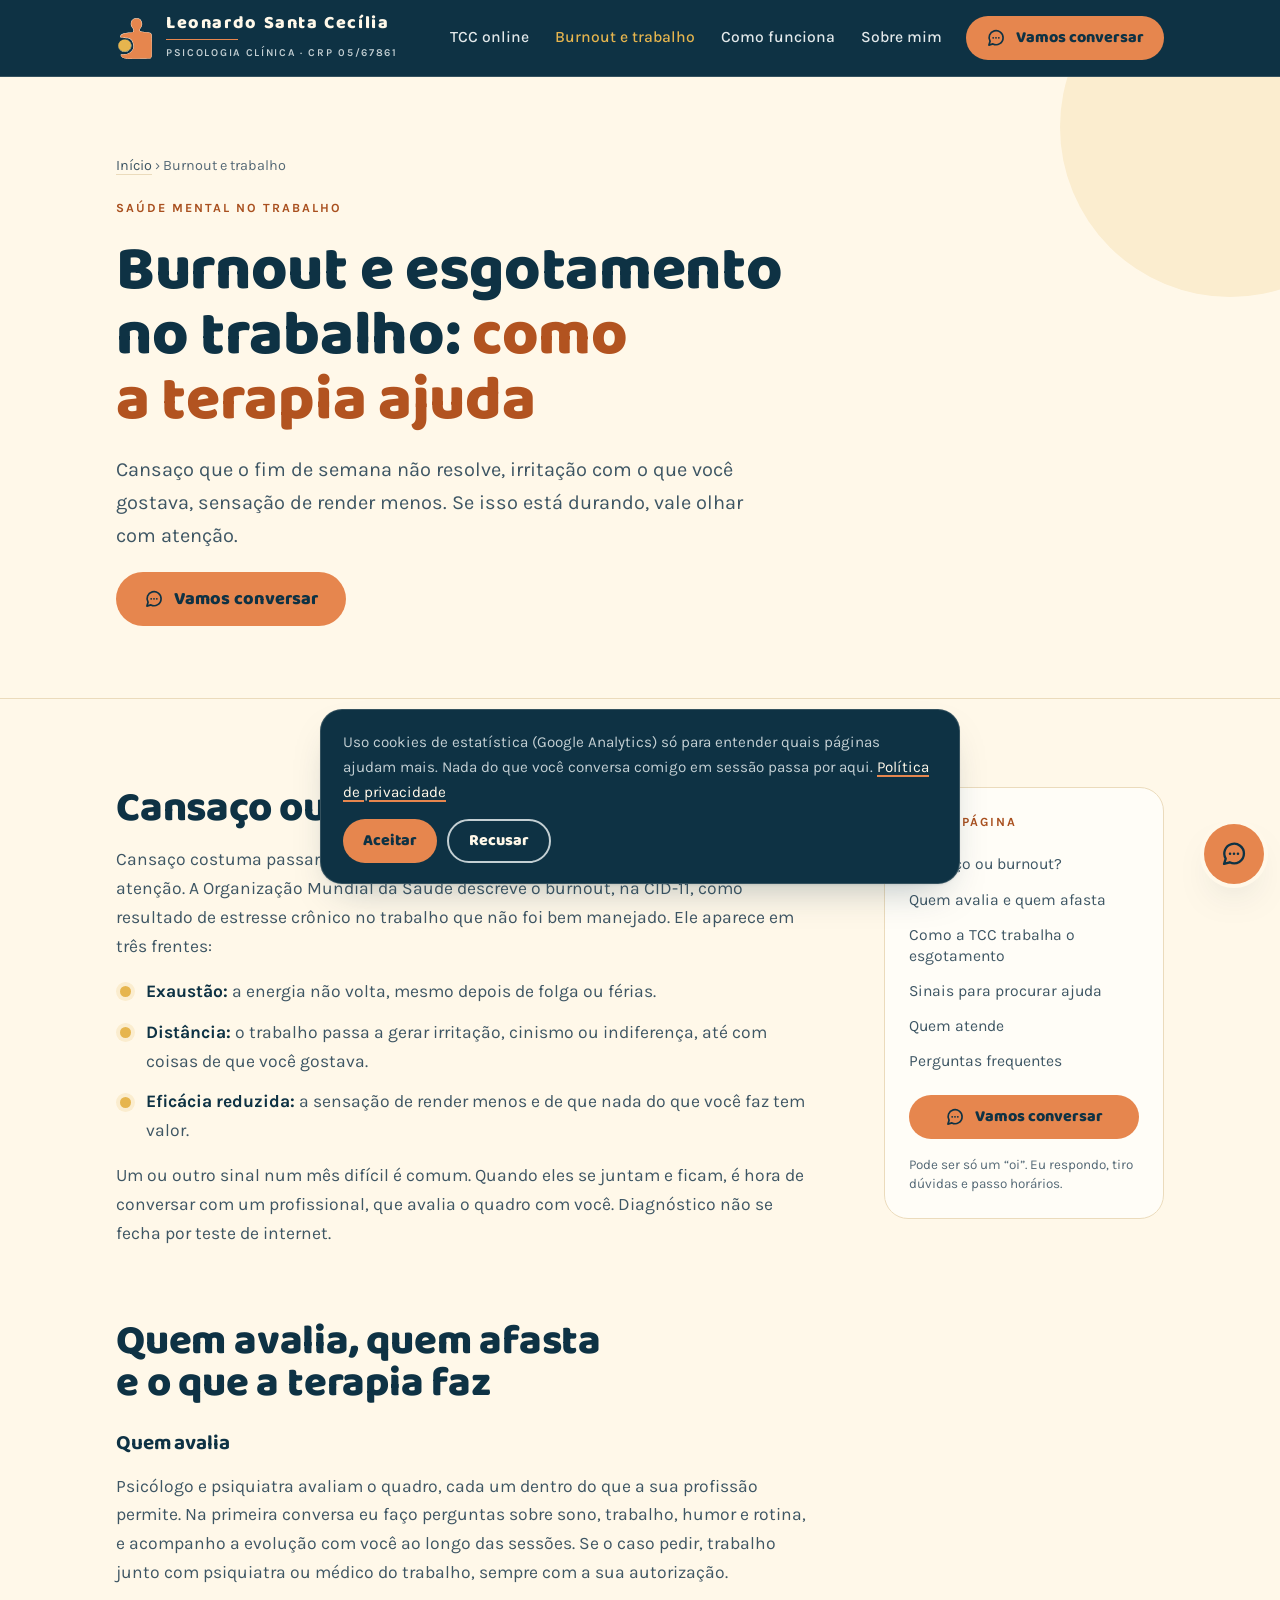
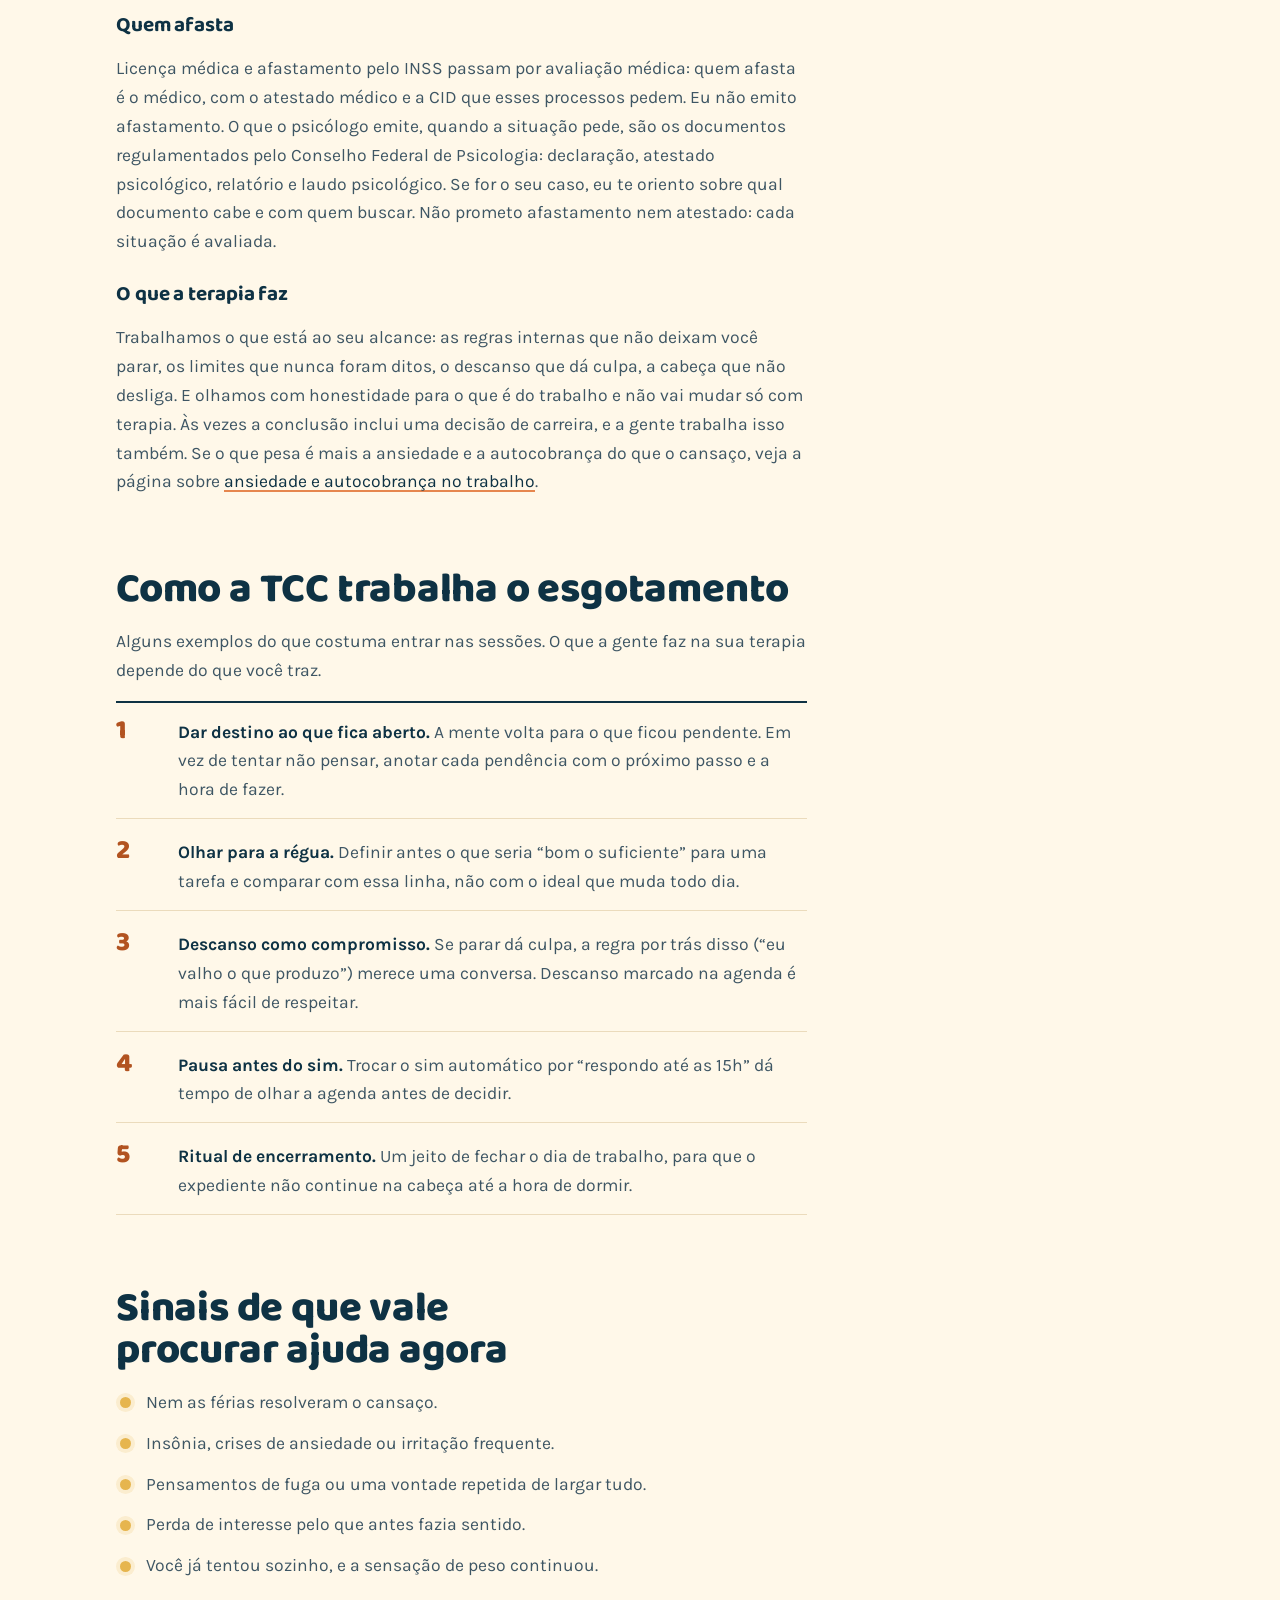
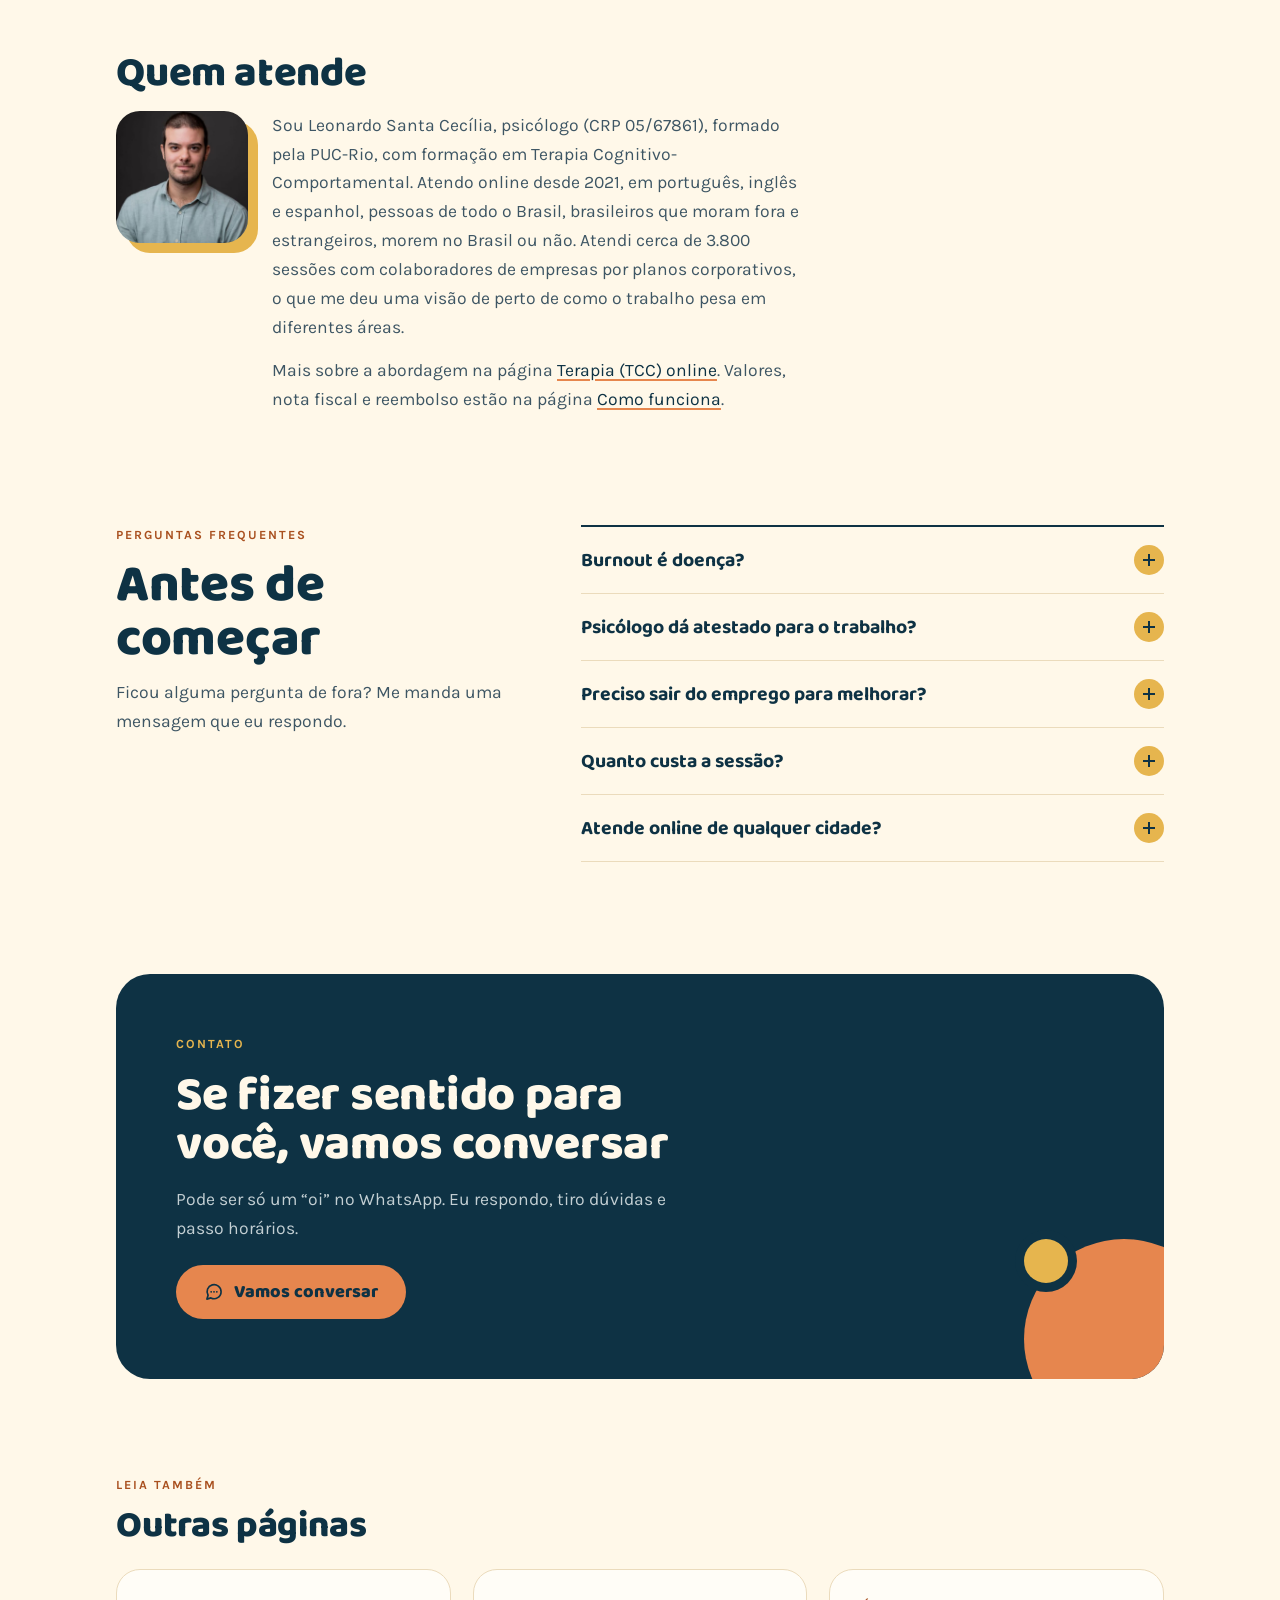
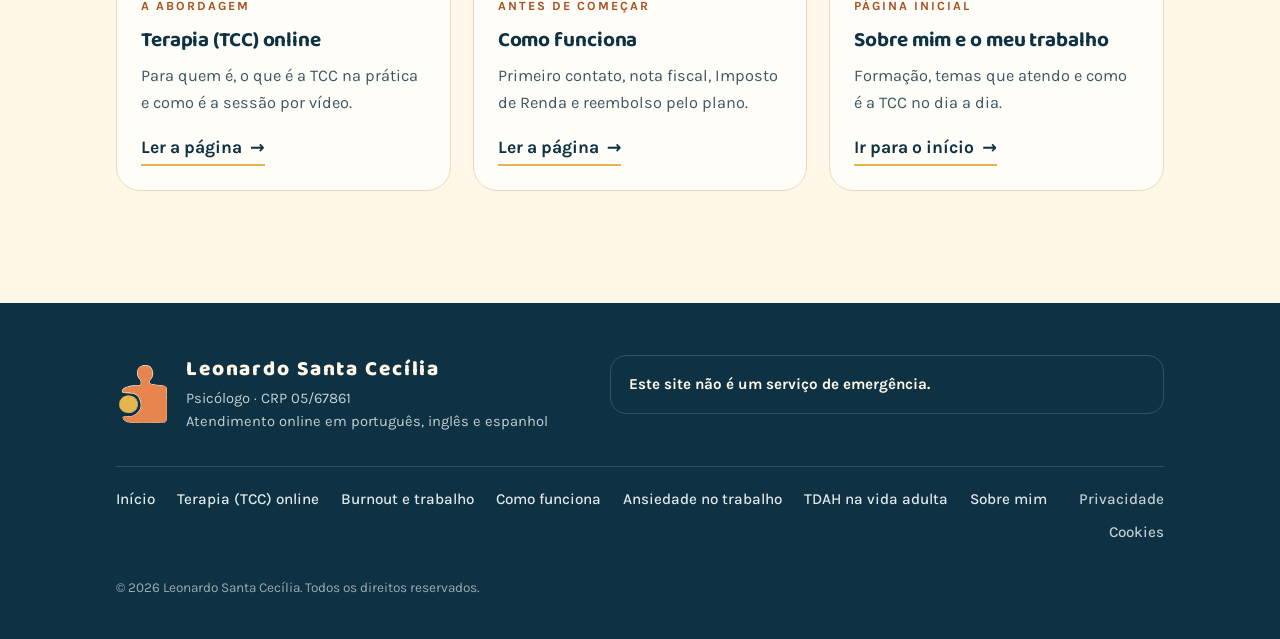
<file: burnout-trabalho/index.html>
<!doctype html>
<html lang="pt-BR">
<head>
<meta charset="utf-8">
<meta name="viewport" content="width=device-width, initial-scale=1, viewport-fit=cover">
<title>Psicólogo para burnout e esgotamento no trabalho · Leonardo Santa Cecília</title>
<meta name="description" content="Burnout e esgotamento no trabalho: sinais, quem avalia, quem afasta e como a terapia (TCC) online ajuda. Leonardo Santa Cecília, psicólogo, CRP 05/67861.">
<link rel="canonical" href="https://psicologoleonardosc.com/burnout-trabalho/">
<meta name="theme-color" content="#0E3244">
<link rel="icon" href="../favicon.svg" type="image/svg+xml">
<link rel="icon" href="../favicon-32.png" sizes="32x32" type="image/png">
<link rel="apple-touch-icon" href="../apple-touch-icon.png">

<meta property="og:type" content="website">
<meta property="og:locale" content="pt_BR">
<meta property="og:site_name" content="Leonardo Santa Cecília · Psicólogo">
<meta property="og:title" content="Psicólogo para burnout e esgotamento no trabalho · Leonardo Santa Cecília">
<meta property="og:description" content="Burnout e esgotamento no trabalho: sinais, quem avalia, quem afasta e como a terapia (TCC) online ajuda. Leonardo Santa Cecília, psicólogo, CRP 05/67861.">
<meta property="og:url" content="https://psicologoleonardosc.com/burnout-trabalho/">
<meta property="og:image" content="https://psicologoleonardosc.com/og-image.jpg">
<meta property="og:image:width" content="1200">
<meta property="og:image:height" content="630">
<meta name="twitter:card" content="summary_large_image">
<script type="application/ld+json">{"@context":"https://schema.org","@graph":[{"@type":"WebPage","@id":"https://psicologoleonardosc.com/burnout-trabalho/","name":"Psicólogo para burnout e esgotamento no trabalho · Leonardo Santa Cecília","url":"https://psicologoleonardosc.com/burnout-trabalho/","inLanguage":"pt-BR","isPartOf":{"@id":"https://psicologoleonardosc.com/#site"},"about":{"@id":"https://psicologoleonardosc.com/#servico"},"author":{"@id":"https://psicologoleonardosc.com/#leonardo"}},{"@type":"BreadcrumbList","itemListElement":[{"@type":"ListItem","position":1,"name":"Início","item":"https://psicologoleonardosc.com/"},{"@type":"ListItem","position":2,"name":"Burnout e trabalho","item":"https://psicologoleonardosc.com/burnout-trabalho/"}]}]}</script>

<link rel="preconnect" href="https://fonts.googleapis.com">
<link rel="preconnect" href="https://fonts.gstatic.com" crossorigin>
<link rel="stylesheet" href="https://fonts.googleapis.com/css2?family=Baloo+Thambi+2:wght@700;800&family=Karla:wght@400..700&display=swap">
<link rel="stylesheet" href="../estilo.css">
<script src="../consent.js" defer></script>
</head>
<body data-page="burnout-trabalho" data-root="../">
<svg width="0" height="0" style="position:absolute" aria-hidden="true" focusable="false">
  <defs>
    <symbol id="simbolo" viewBox="0 0 429 509"><path style="fill:var(--sym-base,transparent)" d="M137.3 490.6C137.1 490.4 134.3 490.1 131.1 489.9C121.7 489.3 115.0 488.5 107.6 487.0C106.2 486.7 103.9 486.3 102.6 486.0C101.3 485.8 99.2 485.3 98.0 485.0C96.8 484.7 95.0 484.3 94.0 484.0C92.4 483.7 88.9 482.5 83.1 480.3C68.3 474.8 51.9 458.9 48.6 447.0C48.2 445.8 47.7 444.1 47.5 443.2C46.4 439.7 46.7 438.9 51.0 434.6C56.6 429.0 58.9 427.9 67.1 427.2C68.7 427.0 70.2 426.6 70.5 426.3C70.8 425.8 71.0 422.4 70.9 416.5L70.8 407.3 L64.3 404.0C60.8 402.2 55.9 399.3 53.4 397.5C48.7 394.2 42.0 387.9 39.0 384.0C38.0 382.8 36.3 380.8 35.1 379.6C32.3 376.8 27.7 369.8 25.7 365.2C22.7 358.5 22.4 357.7 21.9 355.8C21.7 354.6 21.2 352.9 20.9 351.8C19.6 346.4 19.3 344.1 19.4 336.5C19.4 324.7 20.1 321.0 24.9 308.7C25.9 306.1 30.4 299.1 34.5 293.8C37.5 289.7 50.8 276.5 53.8 274.5C55.2 273.6 56.9 272.3 57.6 271.6L59.0 270.3 L59.0 260.3C59.0 249.4 58.9 249.0 56.4 249.0C55.7 249.0 54.5 248.8 53.9 248.5C53.3 248.3 52.1 247.9 51.4 247.8C49.3 247.3 42.4 240.1 41.6 237.6C40.4 233.5 40.8 230.6 44.0 222.4C45.3 218.9 47.6 215.9 53.3 210.2C59.2 204.3 63.4 201.3 71.4 197.3C76.5 194.8 89.1 190.1 94.1 188.9C95.2 188.7 96.9 188.3 98.0 188.0C99.1 187.7 101.0 187.3 102.1 187.0C104.7 186.3 108.2 185.6 112.1 185.0C113.7 184.7 116.4 184.3 118.1 184.0C129.0 182.2 143.3 181.0 166.0 180.0C181.0 179.4 184.6 179.0 186.3 177.7L187.8 176.6 L187.9 161.9L188.0 147.1 L185.5 143.0C183.0 138.9 179.0 133.4 177.5 132.0C175.3 129.9 170.1 122.1 167.5 117.1C166.2 114.4 163.5 106.6 162.9 103.2C162.2 100.0 162.2 79.3 162.9 74.8C163.2 72.8 163.7 70.3 164.0 69.1C164.3 68.0 164.7 66.2 164.9 65.1C165.3 63.4 166.1 61.2 167.7 57.2C169.4 53.0 172.1 49.5 178.7 42.8C191.2 30.2 201.4 24.0 215.0 20.5C216.2 20.2 218.0 19.7 219.0 19.4C221.0 18.9 236.6 19.2 245.2 19.9C253.2 20.6 255.5 21.3 262.5 24.7C265.1 26.1 268.6 28.2 270.2 29.4C274.9 33.0 281.9 40.3 285.6 45.5C288.9 50.1 293.6 58.7 295.2 62.8C295.6 63.9 296.3 65.8 296.8 67.0C298.5 71.5 299.5 76.9 300.1 84.8C301.0 97.1 300.5 103.9 298.1 111.2C297.3 113.7 292.0 124.0 290.0 127.0C289.0 128.5 287.8 130.5 287.3 131.3C286.9 132.2 284.8 135.2 282.8 138.0L279.0 143.0 L279.1 155.1L279.2 167.2 L280.8 168.0C281.6 168.4 283.1 168.9 284.1 169.1C285.9 169.5 287.5 169.9 292.1 171.0C293.3 171.3 295.5 171.8 297.0 172.0C298.5 172.3 301.0 172.7 302.5 173.0C310.7 174.6 319.4 175.7 335.0 177.0C358.5 179.0 367.4 180.1 374.8 181.9C375.9 182.2 377.6 182.7 378.8 182.9C379.9 183.2 381.6 183.7 382.8 184.1C383.9 184.6 385.9 185.4 387.4 185.9C390.1 186.9 396.5 191.3 399.6 194.2C401.7 196.1 405.5 201.1 406.8 203.5C408.6 207.0 409.5 214.7 410.1 231.8C411.1 262.7 410.3 452.5 409.2 456.8C407.1 464.3 405.7 467.3 401.5 472.9C397.9 477.8 395.4 480.4 391.1 483.7C385.3 488.1 392.7 487.7 311.5 488.1C237.9 488.5 199.3 489.0 181.0 490.0C167.6 490.7 137.8 491.1 137.3 490.6Z"/><path style="fill:var(--sym-line,transparent)" d="M142.3 485.7C142.1 485.5 140.5 485.2 138.8 485.2C134.2 485.1 120.3 484.0 119.8 483.6C119.5 483.4 117.5 483.2 115.3 483.1C112.9 483.1 110.2 482.6 108.5 482.0C107.0 481.5 104.7 481.0 103.5 481.0C102.2 481.0 100.1 480.5 98.6 480.0C97.2 479.4 95.3 479.0 94.5 479.0C93.6 479.0 92.2 478.6 91.4 478.2C90.5 477.7 88.3 476.8 86.5 476.2C80.8 474.3 78.1 473.1 76.6 472.1C75.8 471.5 74.9 471.0 74.6 471.0C74.1 471.0 72.6 470.0 67.9 466.6C62.2 462.5 55.0 452.9 53.9 447.9C53.7 446.8 53.3 445.0 53.0 443.9C51.6 438.3 51.6 438.3 56.7 434.9C58.8 433.6 60.3 433.0 61.7 432.9C62.8 432.9 64.4 432.7 65.2 432.6C66.1 432.5 77.3 432.2 90.2 432.0C110.4 431.7 114.5 431.5 118.8 430.7C121.5 430.1 124.3 429.4 124.9 429.1C125.5 428.7 127.3 428.0 128.9 427.5C130.6 427.0 133.0 426.0 134.4 425.3C135.8 424.6 137.2 424.0 137.5 424.0C137.7 424.0 139.1 423.3 140.5 422.5C141.9 421.7 144.1 420.3 145.5 419.5C146.9 418.7 148.3 418.0 148.7 418.0C149.0 418.0 150.3 417.2 151.5 416.2C152.7 415.2 154.8 413.8 156.0 413.1C161.1 410.1 170.9 401.3 176.8 394.2C183.3 386.4 192.0 370.8 192.0 366.9C192.0 366.4 192.4 365.1 192.9 364.1C193.4 363.1 194.1 359.9 194.5 357.0C194.8 354.1 195.2 351.1 195.3 350.2C196.0 346.6 196.1 340.4 195.5 335.8C194.9 330.3 193.3 320.8 192.5 317.9C192.2 316.8 191.8 315.0 191.5 313.9C190.2 308.9 187.7 301.7 186.9 300.4C186.4 299.7 186.0 298.6 186.0 297.9C186.0 297.3 185.5 296.2 185.0 295.5C184.5 294.8 184.0 294.0 184.0 293.6C184.0 293.0 181.8 288.5 179.7 284.8C179.2 283.9 178.7 283.0 178.5 282.7C177.8 281.2 172.8 274.0 171.4 272.3C166.9 267.0 159.5 261.3 155.0 259.6C154.0 259.2 151.8 258.3 150.1 257.5C148.4 256.7 146.3 256.0 145.5 256.0C144.6 256.0 143.2 255.6 142.4 255.1C141.5 254.7 139.5 254.1 138.0 253.9C136.5 253.7 134.0 253.3 132.5 253.0C123.5 251.2 110.5 249.5 94.0 248.0C76.6 246.3 66.3 245.2 57.0 243.8C54.2 243.4 51.6 243.0 51.2 243.0C50.1 243.0 47.2 239.5 46.8 237.6C45.7 232.3 46.1 229.4 49.3 222.2C51.0 218.4 51.2 217.9 52.7 216.3C53.6 215.4 54.7 214.1 55.3 213.4C56.7 211.8 59.7 209.4 62.8 207.2C65.6 205.3 73.7 201.0 74.6 201.0C75.0 201.0 75.8 200.5 76.5 200.0C77.2 199.5 78.3 199.0 78.9 199.0C79.5 199.0 80.9 198.6 82.0 198.0C83.1 197.5 84.4 197.0 84.9 197.0C85.9 197.0 89.6 195.7 91.2 194.9C91.8 194.6 93.3 194.1 94.5 193.9C95.7 193.7 97.7 193.3 98.8 193.0C113.4 189.3 135.2 186.3 153.2 185.7C177.1 184.9 184.7 184.3 186.6 182.9C187.3 182.4 188.1 182.0 188.4 182.0C188.7 182.0 189.7 181.3 190.6 180.3C192.3 178.7 192.4 178.4 195.5 168.2C196.3 165.6 196.1 155.2 195.2 153.4C194.8 152.6 194.0 150.7 193.6 149.3C192.7 146.7 186.6 136.0 186.0 136.0C185.8 136.0 184.7 134.7 183.5 133.0C182.3 131.4 181.2 130.0 181.0 130.0C180.6 130.0 177.8 126.1 175.6 122.5C171.3 115.4 169.7 111.3 167.8 101.2C166.3 93.9 167.1 76.5 169.3 68.5C172.3 57.8 174.3 53.0 177.8 49.1C181.2 45.1 188.3 38.5 189.0 38.5C189.3 38.5 190.7 37.5 192.1 36.4C195.5 33.6 201.2 30.2 204.6 28.9C206.0 28.4 208.2 27.5 209.2 27.1C210.3 26.7 212.3 26.2 213.5 25.9C214.7 25.7 217.3 25.2 219.2 24.8C221.9 24.1 224.5 24.0 230.7 24.2C240.3 24.5 249.0 25.2 251.8 25.9C256.3 27.0 260.6 28.7 263.2 30.3C264.8 31.2 266.5 32.1 267.0 32.3C267.6 32.4 268.0 32.8 268.0 33.0C268.0 33.3 268.9 33.9 269.9 34.5C272.8 35.9 276.4 39.8 280.5 45.7C284.4 51.3 288.0 57.3 288.0 58.4C288.0 58.7 288.4 59.6 288.9 60.4C289.4 61.1 290.0 62.4 290.3 63.2C290.7 64.1 291.3 65.8 291.8 67.0C293.4 71.3 294.4 76.6 295.1 85.0C296.0 96.6 295.5 103.9 293.1 111.2C292.2 114.1 287.9 122.2 285.0 126.5C283.4 128.8 281.6 131.7 281.0 132.9C280.4 134.1 277.9 137.8 275.5 141.0C273.0 144.3 271.0 147.2 271.0 147.5C271.0 147.8 270.6 148.7 270.0 149.4C269.0 150.9 268.0 155.5 268.0 158.7C268.0 159.8 268.7 162.7 269.5 165.0C270.3 167.3 271.0 169.3 271.0 169.4C271.0 169.4 272.1 170.0 273.4 170.7C276.0 172.0 277.5 172.4 285.9 174.5C286.9 174.7 289.0 175.3 290.5 175.8C292.0 176.2 295.8 177.0 299.0 177.5C302.2 178.0 305.9 178.7 307.2 179.0C312.0 180.0 320.1 180.8 345.1 183.0C350.4 183.4 355.3 183.9 364.0 185.0C366.1 185.2 368.8 185.7 370.0 186.0C371.2 186.3 373.3 186.7 374.5 187.0C377.9 187.6 387.7 191.0 390.3 192.4C393.3 194.1 397.7 197.7 399.2 199.6C402.1 203.5 402.6 204.9 403.8 213.0C404.8 219.4 405.0 222.9 405.0 232.9C405.0 240.6 405.2 245.4 405.5 246.1C405.9 246.8 405.9 247.4 405.3 248.3C404.2 250.0 404.1 264.3 405.3 265.9C405.9 266.8 406.0 269.0 405.8 281.6C405.6 289.7 405.5 298.4 405.5 301.1C405.5 309.9 405.5 338.6 405.5 356.9C405.5 360.7 405.4 384.0 405.2 408.8C405.0 449.5 404.9 453.8 404.2 454.3C403.7 454.7 403.5 455.4 403.7 456.1C403.8 456.7 403.6 457.7 403.2 458.2C402.8 458.8 402.5 459.7 402.5 460.3C402.5 460.9 401.8 462.6 401.0 464.0C400.2 465.5 399.5 467.1 399.5 467.5C399.5 468.0 398.8 469.0 398.0 469.8C397.2 470.5 396.5 471.5 396.5 471.9C396.5 472.9 391.7 478.2 389.5 479.7C388.4 480.4 386.6 481.2 385.4 481.5C384.1 481.8 365.6 482.1 336.8 482.2C311.2 482.4 278.7 482.7 264.5 483.0C234.0 483.6 231.5 483.6 208.2 483.4C194.3 483.3 189.7 483.4 188.0 484.0C186.8 484.3 182.4 484.8 178.2 485.1C169.9 485.5 170.0 485.5 162.2 485.5C159.2 485.5 153.6 485.6 149.8 485.8C145.9 486.0 142.6 485.9 142.3 485.7ZM95.5 406.5C94.3 406.3 90.9 405.8 88.0 405.5C85.1 405.2 82.1 404.7 81.2 404.5C80.4 404.2 79.1 404.0 78.5 404.0C77.4 404.0 73.9 402.9 66.8 400.2C63.7 399.0 62.2 398.1 55.2 393.5C48.1 388.7 46.4 387.3 44.1 384.0C43.2 382.8 41.2 380.5 39.8 378.9C38.3 377.4 36.7 375.4 36.2 374.4C35.7 373.5 34.7 372.0 34.0 371.1C33.2 370.3 32.3 368.8 32.1 367.9C31.8 367.0 31.1 365.4 30.3 364.3C29.6 363.2 29.0 362.0 29.0 361.7C29.0 361.3 28.6 360.2 28.2 359.4C27.7 358.5 27.1 356.7 26.9 355.5C26.7 354.3 26.3 352.2 26.0 351.0C24.8 346.3 24.4 342.6 24.4 337.0C24.4 331.0 24.8 324.8 25.3 323.5C25.5 323.1 25.8 322.0 26.0 321.0C26.5 318.7 29.4 310.7 30.3 308.9C30.7 308.2 31.0 307.1 31.0 306.6C31.0 306.1 31.6 305.1 32.2 304.5C34.0 302.8 33.9 304.1 32.0 307.8C30.3 310.9 28.7 315.4 27.9 319.0C27.7 320.2 27.2 322.4 26.9 323.8C26.2 327.0 26.2 339.8 26.9 343.9C27.2 345.6 27.7 348.3 27.9 349.9C28.3 352.4 28.9 354.5 31.7 361.9C32.8 364.9 35.2 369.5 36.9 372.1C38.6 374.5 46.5 382.4 50.0 385.0C51.2 386.0 52.6 387.0 52.9 387.4C54.4 388.8 60.9 392.9 64.4 394.7C68.0 396.5 75.3 399.2 79.2 400.1C80.3 400.3 82.2 400.8 83.2 401.1C88.0 402.3 91.8 402.6 100.0 402.6C108.1 402.7 110.3 402.4 115.9 401.0C117.0 400.7 118.8 400.3 119.9 400.1C124.2 399.1 136.7 392.8 142.5 388.6C150.6 382.8 158.0 374.3 162.7 365.4C164.4 362.3 167.1 354.9 168.1 350.8C170.3 341.7 170.2 327.7 168.1 319.2C167.8 318.1 167.3 316.4 167.1 315.2C166.8 314.1 166.3 312.5 165.9 311.5C165.5 310.5 164.6 308.5 163.9 307.0C163.3 305.5 160.8 301.3 158.4 297.8C151.5 287.3 143.6 280.3 132.1 274.6C128.8 272.9 125.3 271.1 124.4 270.5L122.8 269.4 L125.0 269.8C126.2 270.0 128.1 270.5 129.1 271.1C130.1 271.6 131.2 272.0 131.5 272.0C131.8 272.0 132.7 272.5 133.4 273.0C134.2 273.6 135.7 274.3 136.7 274.7C138.6 275.4 146.0 280.4 146.0 281.1C146.0 281.2 147.1 282.1 148.5 283.0C149.9 283.9 151.7 285.5 152.4 286.6C153.1 287.6 154.4 289.0 155.3 289.5C156.3 290.1 157.7 291.6 158.6 292.9C159.5 294.2 160.8 295.8 161.5 296.5C162.2 297.3 163.1 298.5 163.4 299.3C163.8 300.1 164.4 301.3 164.8 302.0C167.1 306.0 170.0 312.1 170.0 312.9C170.0 313.4 170.4 314.8 170.8 316.0C171.7 318.4 172.2 320.3 173.2 325.8C174.8 333.8 173.8 346.8 170.8 355.0C170.4 356.2 170.0 357.7 170.0 358.2C170.0 358.7 169.6 359.7 169.1 360.4C168.6 361.2 168.0 362.3 167.8 363.0C167.7 363.7 166.7 365.6 165.8 367.2C164.8 368.8 164.0 370.3 164.0 370.6C164.0 371.7 158.1 379.3 154.4 383.0C148.6 388.8 147.2 389.9 138.8 395.2C131.7 399.7 130.3 400.4 126.1 401.8C123.7 402.5 121.1 403.5 120.2 403.9C118.6 404.7 116.6 405.1 108.5 406.2C102.7 407.0 98.9 407.1 95.5 406.5ZM111.8 267.2C111.7 267.0 110.3 266.9 108.9 266.9C107.2 267.0 105.9 266.7 105.2 266.3C104.3 265.6 104.5 265.6 107.0 265.7C111.0 266.0 116.2 267.5 113.2 267.5C112.6 267.5 112.0 267.4 111.8 267.2ZM403.9 253.4C403.8 251.1 403.7 253.1 403.7 257.8C403.7 262.4 403.8 264.3 403.9 261.9C404.0 259.4 404.0 255.6 403.9 253.4Z"/><path fill="#E6864E" d="M135.2 483.8C133.9 483.6 130.2 483.2 127.0 483.0C121.5 482.6 117.8 482.1 111.2 481.0C106.1 480.2 102.8 479.6 100.8 479.0C99.7 478.7 98.0 478.3 97.0 478.0C94.4 477.5 86.4 474.7 83.4 473.3C81.9 472.6 79.7 471.7 78.5 471.2C72.6 468.8 64.0 461.7 61.4 457.3C56.7 449.1 53.6 441.1 54.4 439.2C55.1 437.8 59.4 435.7 63.3 434.9C65.2 434.5 70.4 434.3 78.1 434.4C107.7 434.7 109.3 434.6 118.8 433.1C130.5 431.1 142.2 426.0 157.1 416.0C159.4 414.4 161.7 412.8 162.1 412.4C162.4 412.0 163.9 410.9 165.3 409.8C171.7 404.6 182.4 392.9 187.4 385.5C189.5 382.3 194.4 372.4 195.6 368.8C197.2 364.0 197.5 362.6 199.1 352.2C200.1 345.7 199.6 333.2 198.0 325.5C197.7 324.0 197.3 321.7 197.0 320.5C196.8 319.3 196.3 317.4 196.1 316.2C195.8 315.1 195.3 313.4 195.1 312.2C194.2 308.4 189.6 295.1 187.7 291.2C180.4 275.4 174.5 267.4 165.8 261.5C162.2 259.1 152.7 254.1 149.0 252.8C147.9 252.3 146.0 251.6 144.9 251.2C143.7 250.7 141.8 250.2 140.8 249.9C139.7 249.7 138.0 249.2 137.0 249.0C130.9 247.4 129.5 247.1 121.2 246.0C114.4 245.0 104.4 244.1 86.0 243.0C75.4 242.4 63.4 241.1 57.8 240.1C51.2 238.9 48.9 236.0 50.5 230.8C50.7 229.9 51.3 228.0 51.8 226.4C53.1 221.7 59.0 214.5 64.5 210.7C68.7 207.8 78.7 203.2 85.2 201.1C97.4 197.3 98.5 197.0 103.6 196.0C106.3 195.4 109.7 194.8 113.6 194.0C118.2 193.1 128.4 191.7 136.8 191.0C142.0 190.5 149.7 190.0 170.4 189.0C187.1 188.2 189.9 187.4 194.8 181.4C196.3 179.7 197.2 177.3 198.6 171.8C198.8 170.7 199.3 169.1 199.5 168.2C200.1 166.2 200.1 155.8 199.5 153.8C199.3 152.9 198.8 151.2 198.4 150.0C196.9 144.5 193.1 138.4 185.1 128.8C179.2 121.6 173.5 110.1 171.9 102.2C171.2 99.0 171.2 81.2 171.9 76.8C172.2 74.8 172.7 71.9 172.9 70.2C173.9 63.8 176.7 57.6 181.5 51.0C185.1 46.2 184.9 46.4 188.0 44.0C189.2 43.0 190.6 42.0 190.9 41.6C192.6 40.1 199.1 36.0 203.5 33.8C214.7 28.1 225.9 26.2 237.5 28.0C239.6 28.3 243.4 28.7 246.0 28.9C253.6 29.6 259.5 32.0 267.2 37.7C272.1 41.3 275.5 45.3 280.0 52.8C283.8 59.1 284.2 60.0 287.4 68.8C290.1 76.2 290.6 80.4 290.6 92.5C290.6 103.3 290.2 107.3 288.8 111.0C288.3 112.2 287.6 114.1 287.2 115.2C285.9 118.6 277.1 132.8 271.6 140.2C266.8 146.8 265.0 151.6 265.0 158.0C265.0 162.8 265.9 166.5 267.7 169.3C268.8 170.9 271.8 173.0 274.5 174.2C275.8 174.7 277.5 175.4 278.5 175.9C279.5 176.3 281.0 176.8 282.0 177.0C283.0 177.3 284.8 177.7 286.0 178.0C287.2 178.3 289.5 178.8 291.1 179.0C297.0 180.0 299.8 180.5 302.5 181.0C310.7 182.6 317.2 183.4 327.0 184.0C347.7 185.3 354.8 185.9 361.2 187.0C362.9 187.3 365.5 187.7 367.0 188.0C368.5 188.2 370.6 188.7 371.8 188.9C373.8 189.5 376.6 190.2 379.9 191.0C384.7 192.1 388.5 193.9 392.9 197.1C396.9 200.0 398.8 202.9 400.1 208.2C402.2 217.1 402.5 222.3 402.9 259.2C403.1 277.4 403.4 292.5 403.7 292.9C404.0 293.4 404.4 327.7 404.5 356.8C404.5 385.0 403.6 454.6 403.1 456.5C401.2 464.7 395.6 474.3 390.7 478.0C385.2 482.1 389.7 481.7 337.2 482.1C311.4 482.3 278.7 482.7 264.5 483.0C232.2 483.6 229.9 483.6 209.2 483.2C197.2 483.0 191.7 483.1 190.5 483.5C188.4 484.2 139.1 484.5 135.2 483.8Z"/><path fill="#E6B54E" d="M91.0 402.5C90.6 402.2 89.4 402.0 88.3 402.0C87.2 402.0 85.6 401.8 84.8 401.5C83.9 401.3 82.2 400.8 81.0 400.5C75.3 399.0 68.4 396.6 64.8 394.8C61.0 393.0 54.5 388.9 52.9 387.4C52.6 387.0 51.2 386.0 50.0 385.0C48.8 384.0 45.5 381.0 42.7 378.3C37.4 373.0 34.1 368.3 32.1 363.0C31.6 361.5 30.5 358.7 29.7 356.8C29.0 354.8 28.2 351.8 27.9 350.0C27.7 348.2 27.2 345.4 27.0 343.8C26.1 338.8 25.6 329.4 26.1 327.5C26.4 326.5 26.7 325.1 26.8 324.2C27.8 317.9 29.3 313.5 32.9 305.9C34.4 303.0 35.5 300.4 35.5 300.1C35.5 299.9 36.1 299.1 36.7 298.5C37.4 297.9 38.0 297.1 38.0 296.8C38.0 296.5 38.9 295.3 40.0 294.3C41.1 293.2 42.0 292.0 42.0 291.7C42.0 291.1 50.1 283.4 53.5 280.9C56.9 278.3 62.9 274.5 63.6 274.5C64.0 274.5 65.5 273.8 67.0 272.9C70.1 271.1 75.6 269.0 77.5 269.0C78.2 269.0 79.8 268.6 81.0 268.2C83.6 267.2 87.2 266.6 94.0 266.0C96.6 265.8 99.5 265.4 100.3 265.2C101.3 265.0 102.4 265.2 103.3 265.7C104.1 266.1 106.1 266.6 107.8 266.8C109.4 267.0 112.2 267.5 114.0 267.9C115.8 268.3 118.1 268.7 119.0 268.8C121.7 269.2 135.5 275.9 140.4 279.3C147.5 284.2 153.5 290.3 158.4 297.8C160.8 301.3 163.3 305.5 163.9 307.0C164.6 308.5 165.5 310.5 165.9 311.5C166.3 312.5 166.8 314.1 167.1 315.1C167.3 316.2 167.7 318.0 168.0 319.1C169.3 323.9 169.6 327.6 169.6 335.0C169.6 344.8 169.0 348.5 166.1 357.4C162.1 369.3 153.4 380.8 142.5 388.6C136.7 392.8 124.2 399.1 119.9 400.1C118.8 400.3 117.0 400.7 115.9 401.0C114.7 401.3 112.6 401.8 111.2 402.1C107.9 402.8 92.0 403.1 91.0 402.5ZM404.0 257.2C404.0 253.1 404.2 250.5 404.5 250.5C404.8 250.5 405.0 253.1 405.0 257.2C405.0 261.4 404.8 264.0 404.5 264.0C404.2 264.0 404.0 261.4 404.0 257.2Z"/></symbol>
<symbol id="i-chat" viewBox="0 0 24 24"><path fill="none" stroke="currentColor" stroke-width="2" stroke-linecap="round" stroke-linejoin="round" d="M20.5 11.6a8.4 8.4 0 0 1-12.2 7.5L3.5 20.5l1.4-4.6a8.4 8.4 0 1 1 15.6-4.3z"/><path fill="none" stroke="currentColor" stroke-width="2.2" stroke-linecap="round" d="M8.6 11.8h.01M12 11.8h.01M15.4 11.8h.01"/></symbol>
  </defs>
</svg>

<a class="skip" href="#conteudo">Pular para o conteúdo</a>

<!-- WhatsApp desta página: a mensagem já chega dizendo que a pessoa veio da página "Burnout e trabalho". -->
<header class="site-header">
  <div class="wrap">
    <a class="brand" href="../" aria-label="Leonardo Santa Cecília, psicólogo. Ir para a página inicial">
      <svg aria-hidden="true"><use href="#simbolo"/></svg>
      <span class="brand-text">
        <span class="brand-name"><span>Leonardo</span> <span>Santa Cecília</span></span>
        <span class="brand-sub">Psicologia clínica · CRP 05/67861</span>
      </span>
    </a>
    <nav class="nav" aria-label="Páginas">
      <a href="../tcc-online/">TCC online</a>
      <a href="../burnout-trabalho/" aria-current="page">Burnout e trabalho</a>
      <a href="../como-funciona/">Como funciona</a>
      <a href="../#sobre">Sobre mim</a>
    </nav>
    <details class="menu-m">
      <summary aria-label="Abrir o menu de páginas"><span aria-hidden="true" class="menu-m-ico"></span>Menu</summary>
      <nav class="menu-m-panel" aria-label="Páginas no celular">
        <a href="../tcc-online/">TCC online</a>
        <a href="../burnout-trabalho/" aria-current="page">Burnout e trabalho</a>
        <a href="../ansiedade-trabalho/">Ansiedade e autocobrança</a>
        <a href="../tdah-adulto/">TDAH na vida adulta</a>
        <a href="../como-funciona/">Como funciona</a>
        <a href="../#sobre">Sobre mim</a>
      </nav>
    </details>
    <a class="btn btn-sm" data-wa="cabecalho" href="https://wa.me/5521991117223?text=Oi%2C%20Leonardo%21%20Vi%20a%20p%C3%A1gina%20sobre%20burnout%20e%20trabalho%20no%20seu%20site%20e%20queria%20conversar%20sobre%20o%20atendimento." target="_blank" rel="noopener">
      <svg aria-hidden="true"><use href="#i-chat"/></svg>
      Vamos conversar
    </a>
  </div>
</header>

<main id="conteudo">

  <header class="page-hero">
    <div class="wrap">
      <p class="crumbs"><a href="../">Início</a> <span aria-hidden="true">›</span> Burnout e trabalho</p>
      <p class="label">Saúde mental no trabalho</p>
      <h1>Burnout e esgotamento no trabalho: <em>como a terapia ajuda</em></h1>
      <p class="lead">Cansaço que o fim de semana não resolve, irritação com o que você gostava, sensação de render menos. Se isso está durando, vale olhar com atenção.</p>
      <a class="btn" data-wa="hero" href="https://wa.me/5521991117223?text=Oi%2C%20Leonardo%21%20Vi%20a%20p%C3%A1gina%20sobre%20burnout%20e%20trabalho%20no%20seu%20site%20e%20queria%20conversar%20sobre%20o%20atendimento." target="_blank" rel="noopener">
        <svg aria-hidden="true"><use href="#i-chat"/></svg>
        Vamos conversar
      </a>
    </div>
  </header>

  <div class="wrap page-body">
    <div class="prose">
      <section class="block" id="cansaco-ou-burnout">
        <h2>Cansaço ou burnout?</h2>
        <p>Cansaço costuma passar com descanso. Quando não passa, vale olhar com mais atenção. A Organização Mundial da Saúde descreve o burnout, na CID-11, como resultado de estresse crônico no trabalho que não foi bem manejado. Ele aparece em três frentes:</p>
        <ul class="dots">
          <li><strong>Exaustão:</strong> a energia não volta, mesmo depois de folga ou férias.</li>
          <li><strong>Distância:</strong> o trabalho passa a gerar irritação, cinismo ou indiferença, até com coisas de que você gostava.</li>
          <li><strong>Eficácia reduzida:</strong> a sensação de render menos e de que nada do que você faz tem valor.</li>
        </ul>
        <p>Um ou outro sinal num mês difícil é comum. Quando eles se juntam e ficam, é hora de conversar com um profissional, que avalia o quadro com você. Diagnóstico não se fecha por teste de internet.</p>
      </section>

      <section class="block" id="diagnostico-e-afastamento">
        <h2>Quem avalia, quem afasta e o que a terapia faz</h2>
        <h3>Quem avalia</h3>
        <p>Psicólogo e psiquiatra avaliam o quadro, cada um dentro do que a sua profissão permite. Na primeira conversa eu faço perguntas sobre sono, trabalho, humor e rotina, e acompanho a evolução com você ao longo das sessões. Se o caso pedir, trabalho junto com psiquiatra ou médico do trabalho, sempre com a sua autorização.</p>
        <h3>Quem afasta</h3>
        <p>Licença médica e afastamento pelo INSS passam por avaliação médica: quem afasta é o médico, com o atestado médico e a CID que esses processos pedem. Eu não emito afastamento. O que o psicólogo emite, quando a situação pede, são os documentos regulamentados pelo Conselho Federal de Psicologia: declaração, atestado psicológico, relatório e laudo psicológico. Se for o seu caso, eu te oriento sobre qual documento cabe e com quem buscar. Não prometo afastamento nem atestado: cada situação é avaliada.</p>
        <h3>O que a terapia faz</h3>
        <p>Trabalhamos o que está ao seu alcance: as regras internas que não deixam você parar, os limites que nunca foram ditos, o descanso que dá culpa, a cabeça que não desliga. E olhamos com honestidade para o que é do trabalho e não vai mudar só com terapia. Às vezes a conclusão inclui uma decisão de carreira, e a gente trabalha isso também. Se o que pesa é mais a ansiedade e a autocobrança do que o cansaço, veja a página sobre <a href="../ansiedade-trabalho/">ansiedade e autocobrança no trabalho</a>.</p>
      </section>

      <section class="block" id="como-a-tcc-trabalha">
        <h2>Como a TCC trabalha o esgotamento</h2>
        <p>Alguns exemplos do que costuma entrar nas sessões. O que a gente faz na sua terapia depende do que você traz.</p>
        <ol class="numbered">
          <li><span><strong>Dar destino ao que fica aberto.</strong> A mente volta para o que ficou pendente. Em vez de tentar não pensar, anotar cada pendência com o próximo passo e a hora de fazer.</span></li>
          <li><span><strong>Olhar para a régua.</strong> Definir antes o que seria “bom o suficiente” para uma tarefa e comparar com essa linha, não com o ideal que muda todo dia.</span></li>
          <li><span><strong>Descanso como compromisso.</strong> Se parar dá culpa, a regra por trás disso (“eu valho o que produzo”) merece uma conversa. Descanso marcado na agenda é mais fácil de respeitar.</span></li>
          <li><span><strong>Pausa antes do sim.</strong> Trocar o sim automático por “respondo até as 15h” dá tempo de olhar a agenda antes de decidir.</span></li>
          <li><span><strong>Ritual de encerramento.</strong> Um jeito de fechar o dia de trabalho, para que o expediente não continue na cabeça até a hora de dormir.</span></li>
        </ol>
      </section>

      <section class="block" id="sinais">
        <h2>Sinais de que vale procurar ajuda agora</h2>
        <ul class="dots">
          <li>Nem as férias resolveram o cansaço.</li>
          <li>Insônia, crises de ansiedade ou irritação frequente.</li>
          <li>Pensamentos de fuga ou uma vontade repetida de largar tudo.</li>
          <li>Perda de interesse pelo que antes fazia sentido.</li>
          <li>Você já tentou sozinho, e a sensação de peso continuou.</li>
        </ul>
      </section>

      <section class="block" id="quem-atende">
        <h2>Quem atende</h2>
      <div class="who">
        <img src="../leonardo-retrato-560.jpg" width="560" height="700" loading="lazy" decoding="async" alt="Leonardo Santa Cecília, psicólogo">
        <div class="txt">
          <p>Sou Leonardo Santa Cecília, psicólogo (CRP 05/67861), formado pela PUC-Rio, com formação em Terapia Cognitivo-Comportamental. Atendo online desde 2021, em português, inglês e espanhol, pessoas de todo o Brasil, brasileiros que moram fora e estrangeiros, morem no Brasil ou não. Atendi cerca de 3.800 sessões com colaboradores de empresas por planos corporativos, o que me deu uma visão de perto de como o trabalho pesa em diferentes áreas.</p>
          <p>Mais sobre a abordagem na página <a href="../tcc-online/">Terapia (TCC) online</a>. Valores, nota fiscal e reembolso estão na página <a href="../como-funciona/">Como funciona</a>.</p>
        </div>
      </div>
      </section>
    </div>
    <aside class="toc" aria-label="Nesta página">
      <p class="label">Nesta página</p>
      <ol>
          <li><a href="#cansaco-ou-burnout">Cansaço ou burnout?</a></li>
          <li><a href="#diagnostico-e-afastamento">Quem avalia e quem afasta</a></li>
          <li><a href="#como-a-tcc-trabalha">Como a TCC trabalha o esgotamento</a></li>
          <li><a href="#sinais">Sinais para procurar ajuda</a></li>
          <li><a href="#quem-atende">Quem atende</a></li>
          <li><a href="#perguntas">Perguntas frequentes</a></li>
      </ol>
      <a class="btn btn-sm" data-wa="indice" href="https://wa.me/5521991117223?text=Oi%2C%20Leonardo%21%20Vi%20a%20p%C3%A1gina%20sobre%20burnout%20e%20trabalho%20no%20seu%20site%20e%20queria%20conversar%20sobre%20o%20atendimento." target="_blank" rel="noopener">
        <svg aria-hidden="true"><use href="#i-chat"/></svg>
        Vamos conversar
      </a>
      <small>Pode ser só um “oi”. Eu respondo, tiro dúvidas e passo horários.</small>
    </aside>
  </div>

  <section class="section faq" id="perguntas" style="padding-bottom: 0">
    <div class="wrap">
      <div class="section-head">
        <p class="label">Perguntas frequentes</p>
        <h2>Antes de começar</h2>
        <p>Ficou alguma pergunta de fora? Me manda uma mensagem que eu respondo.</p>
      </div>
      <div class="faq-list">
        <details>
          <summary>Burnout é doença?</summary>
          <p>Na CID-11, da Organização Mundial da Saúde, o burnout aparece como fenômeno ligado ao trabalho, não como doença. Na prática, ele costuma vir junto de ansiedade, insônia ou depressão, e é isso que um profissional avalia com cuidado, em conversa, não por teste de internet. O nome importa menos do que entender o que está acontecendo com você.</p>
        </details>
        <details>
          <summary>Psicólogo dá atestado para o trabalho?</summary>
          <p>Afastamento e licença médica são do médico, não do psicólogo. O que eu emito, quando a situação pede, são os documentos regulamentados pelo Conselho Federal de Psicologia: declaração, atestado psicológico, relatório e laudo psicológico. Se for o seu caso, eu te oriento sobre qual documento cabe e com quem buscar. Não prometo atestado nem afastamento: cada situação é avaliada.</p>
        </details>
        <details>
          <summary>Preciso sair do emprego para melhorar?</summary>
          <p>Nem sempre. Boa parte do trabalho é separar o que depende de você do que é do ambiente. Quando a conclusão aponta para uma mudança, a terapia ajuda a decidir com mais clareza, não com medo.</p>
        </details>
        <details>
          <summary>Quanto custa a sessão?</summary>
          <p>Valores e horários são informados no primeiro contato pelo WhatsApp, antes de começarmos.</p>
        </details>
        <details>
          <summary>Atende online de qualquer cidade?</summary>
          <p>Sim. As sessões são por videochamada, em português, inglês e espanhol. Estou no Rio de Janeiro e atendo pessoas de todo o Brasil, brasileiros que moram fora e estrangeiros, morem no Brasil ou não. Fora do Brasil, o atendimento segue também as regras do país onde você estiver.</p>
        </details>
      </div>
    </div>
  </section>

  <section class="cta-band">
    <div class="wrap">
      <div class="inner">
        <p class="label" style="color: var(--yellow)">Contato</p>
        <h2>Se fizer sentido para você, vamos conversar</h2>
        <p>Pode ser só um “oi” no WhatsApp. Eu respondo, tiro dúvidas e passo horários.</p>
        <a class="btn" data-wa="cta-final" href="https://wa.me/5521991117223?text=Oi%2C%20Leonardo%21%20Vi%20a%20p%C3%A1gina%20sobre%20burnout%20e%20trabalho%20no%20seu%20site%20e%20queria%20conversar%20sobre%20o%20atendimento." target="_blank" rel="noopener">
          <svg aria-hidden="true"><use href="#i-chat"/></svg>
          Vamos conversar
        </a>
      </div>
    </div>
  </section>

  <section class="related">
    <div class="wrap">
      <div class="section-head">
        <p class="label">Leia também</p>
        <h2>Outras páginas</h2>
      </div>
      <div class="paths">
        <a class="path" href="../tcc-online/">
          <span class="label">A abordagem</span>
          <h3>Terapia (TCC) online</h3>
          <p>Para quem é, o que é a TCC na prática e como é a sessão por vídeo.</p>
          <span class="go">Ler a página <span aria-hidden="true">→</span></span>
        </a>
        <a class="path" href="../como-funciona/">
          <span class="label">Antes de começar</span>
          <h3>Como funciona</h3>
          <p>Primeiro contato, nota fiscal, Imposto de Renda e reembolso pelo plano.</p>
          <span class="go">Ler a página <span aria-hidden="true">→</span></span>
        </a>
        <a class="path" href="../">
          <span class="label">Página inicial</span>
          <h3>Sobre mim e o meu trabalho</h3>
          <p>Formação, temas que atendo e como é a TCC no dia a dia.</p>
          <span class="go">Ir para o início <span aria-hidden="true">→</span></span>
        </a>
      </div>
    </div>
  </section>

</main>

<footer class="site-footer">
  <div class="wrap">
    <div class="foot-brand">
      <svg aria-hidden="true"><use href="#simbolo"/></svg>
      <div>
        <span class="brand-name">Leonardo Santa Cecília</span>
        <p>Psicólogo · CRP 05/67861<br>Atendimento online em português, inglês e espanhol</p>
      </div>
    </div>
    <p class="crisis"><strong>Este site não é um serviço de emergência.</strong></p>
    <nav class="foot-nav" aria-label="Páginas do site">
      <a href="../">Início</a>
      <a href="../tcc-online/">Terapia (TCC) online</a>
      <a href="../burnout-trabalho/">Burnout e trabalho</a>
      <a href="../como-funciona/">Como funciona</a>
      <a href="../ansiedade-trabalho/">Ansiedade no trabalho</a>
      <a href="../tdah-adulto/">TDAH na vida adulta</a>
      <a href="../#sobre">Sobre mim</a>
      <a class="foot-legal" href="../privacidade/">Privacidade</a>
      <a class="foot-legal" href="#" data-consent="abrir">Cookies</a>
    </nav>
    <p class="copyright">© <span id="ano">2026</span> Leonardo Santa Cecília. Todos os direitos reservados.</p>
  </div>
</footer>

<a class="fab" data-wa="flutuante" href="https://wa.me/5521991117223?text=Oi%2C%20Leonardo%21%20Vi%20a%20p%C3%A1gina%20sobre%20burnout%20e%20trabalho%20no%20seu%20site%20e%20queria%20conversar%20sobre%20o%20atendimento." target="_blank" rel="noopener" aria-label="Conversar pelo WhatsApp">
  <svg aria-hidden="true"><use href="#i-chat"/></svg>
</a>

<script src="../site.js" defer></script>
</body>
</html>
</file>
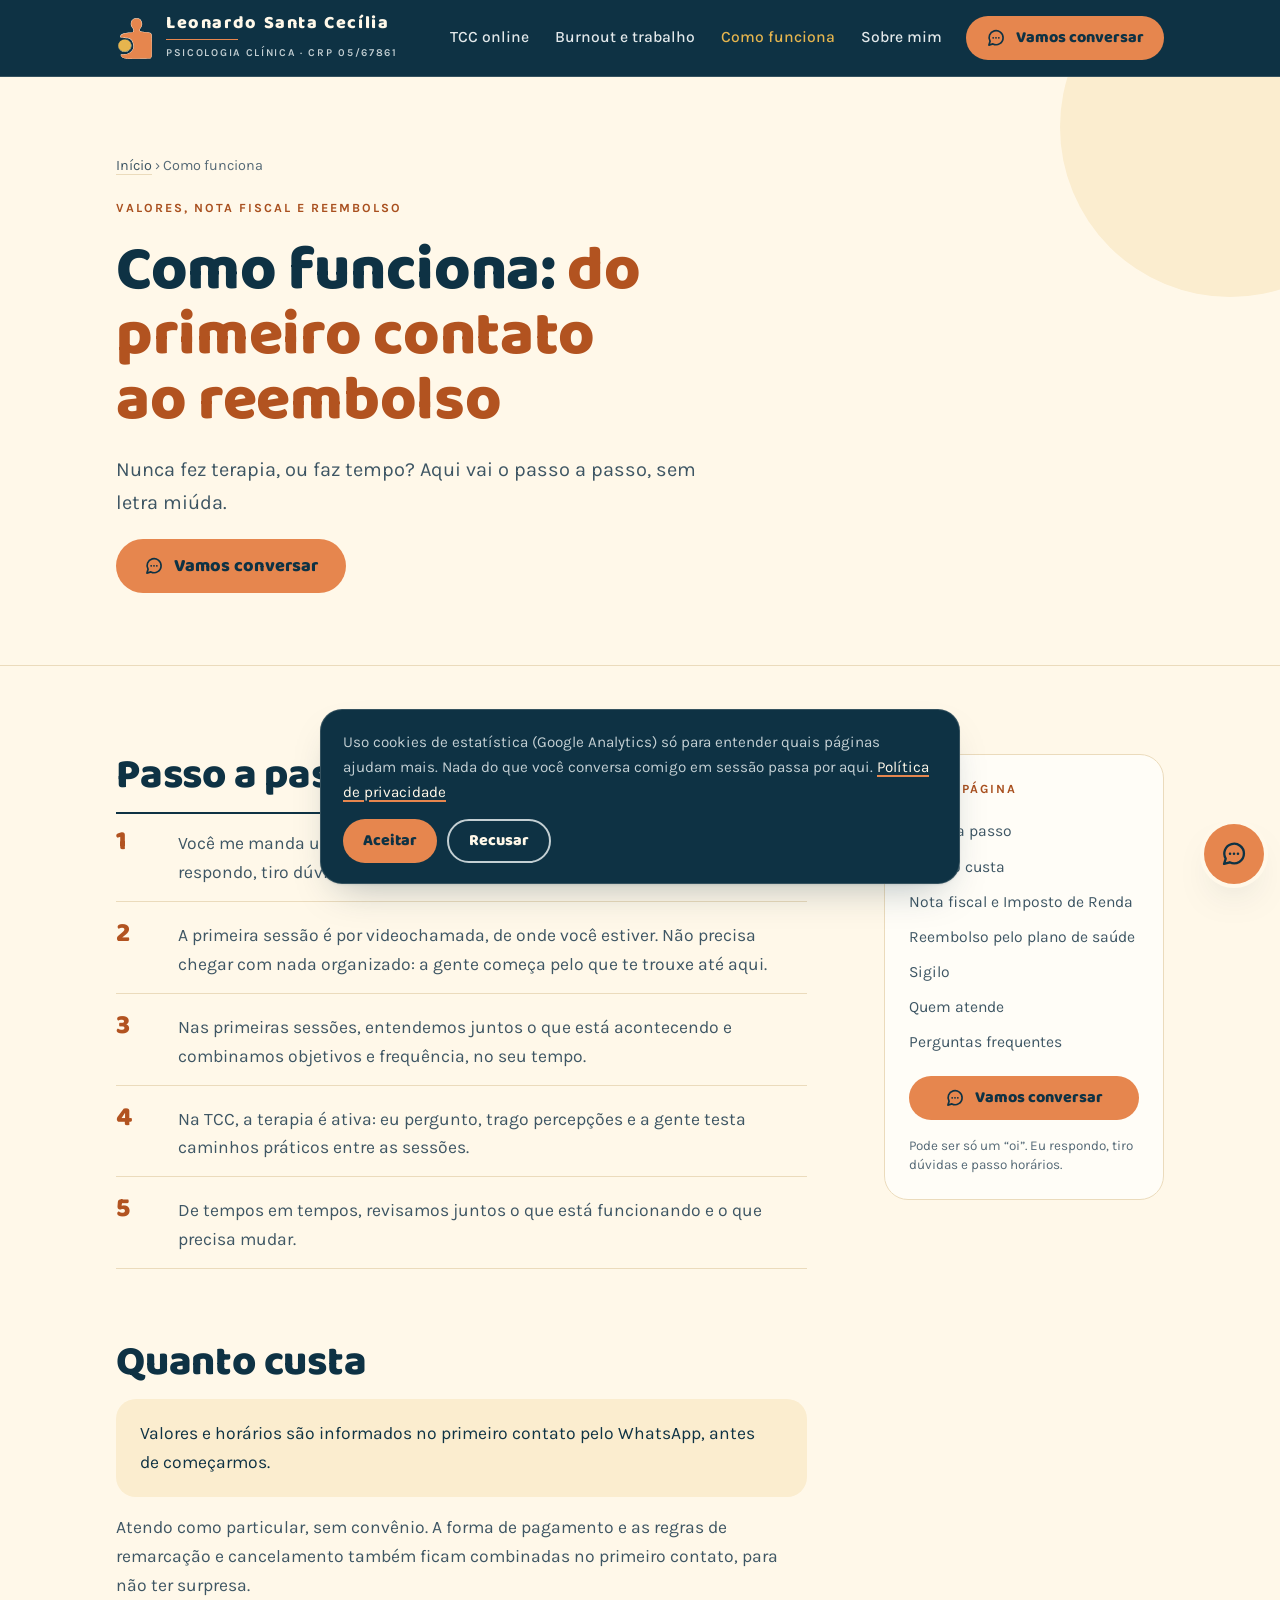
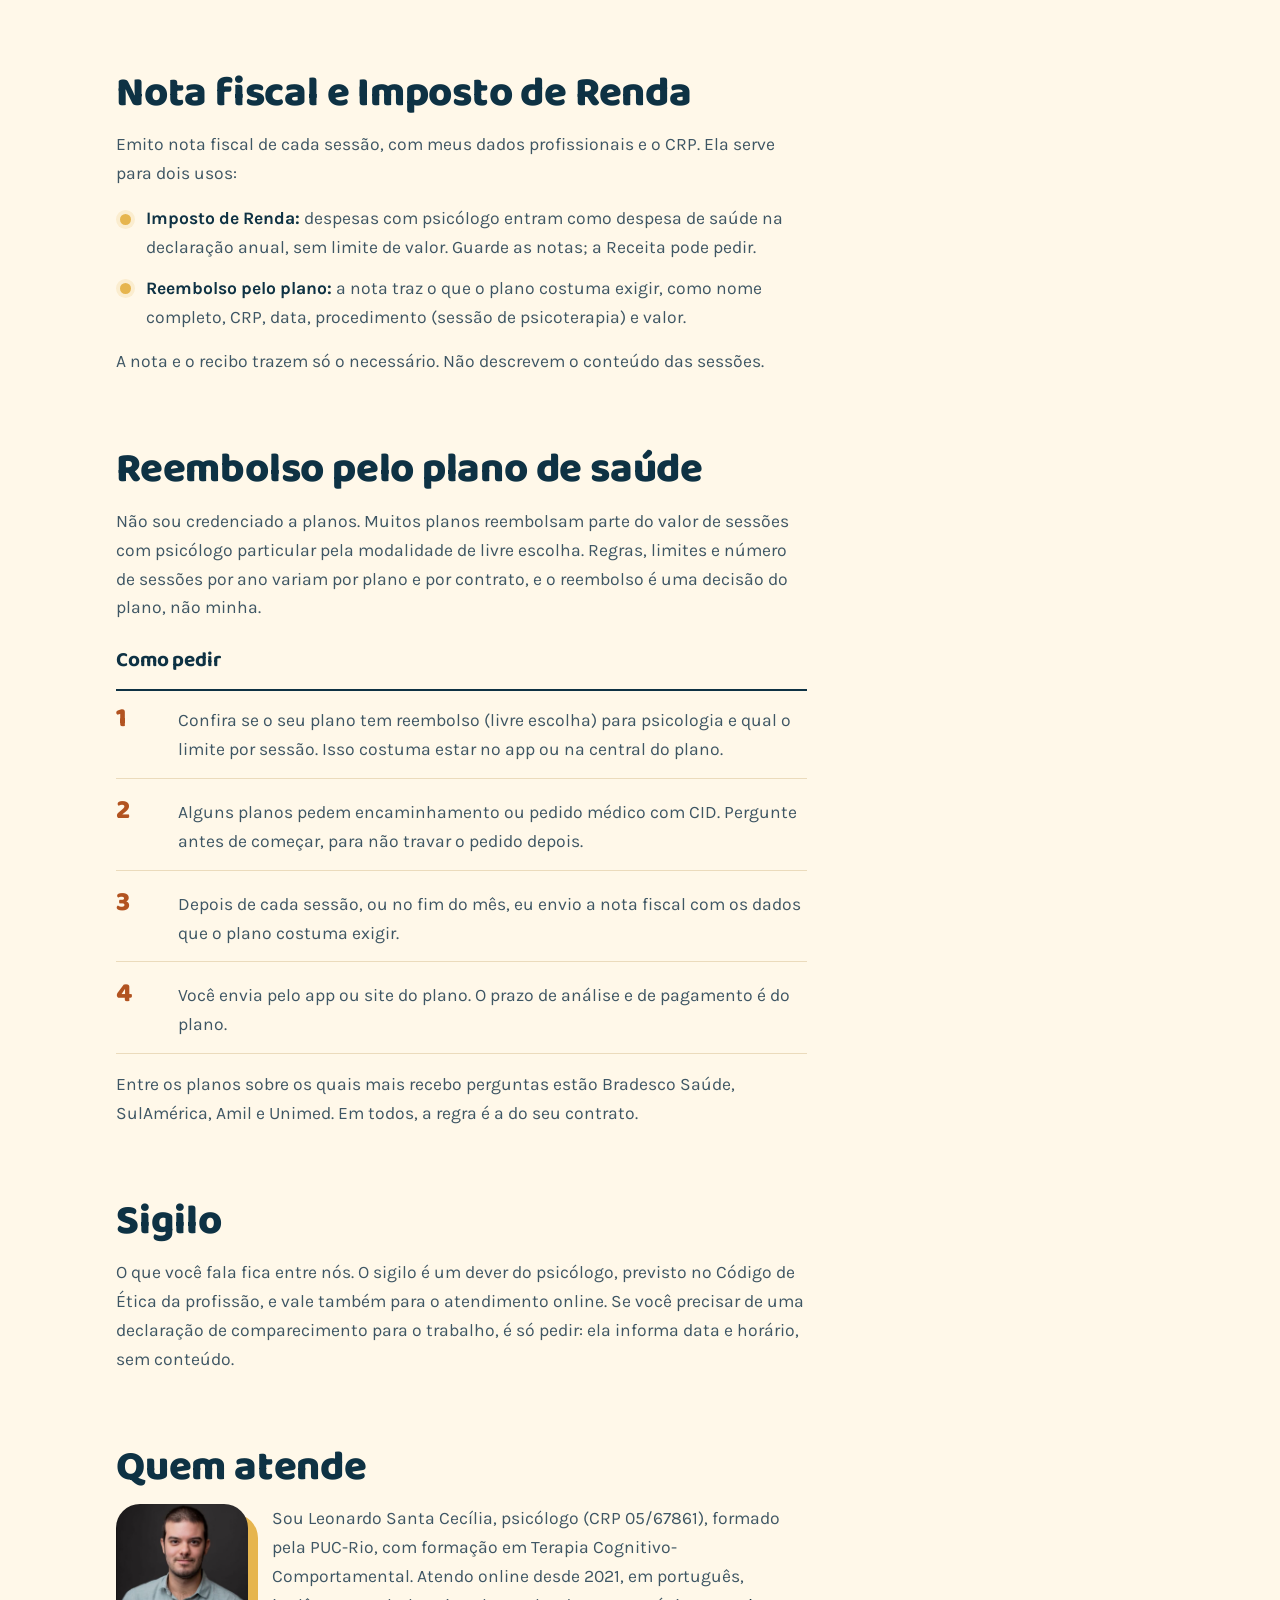
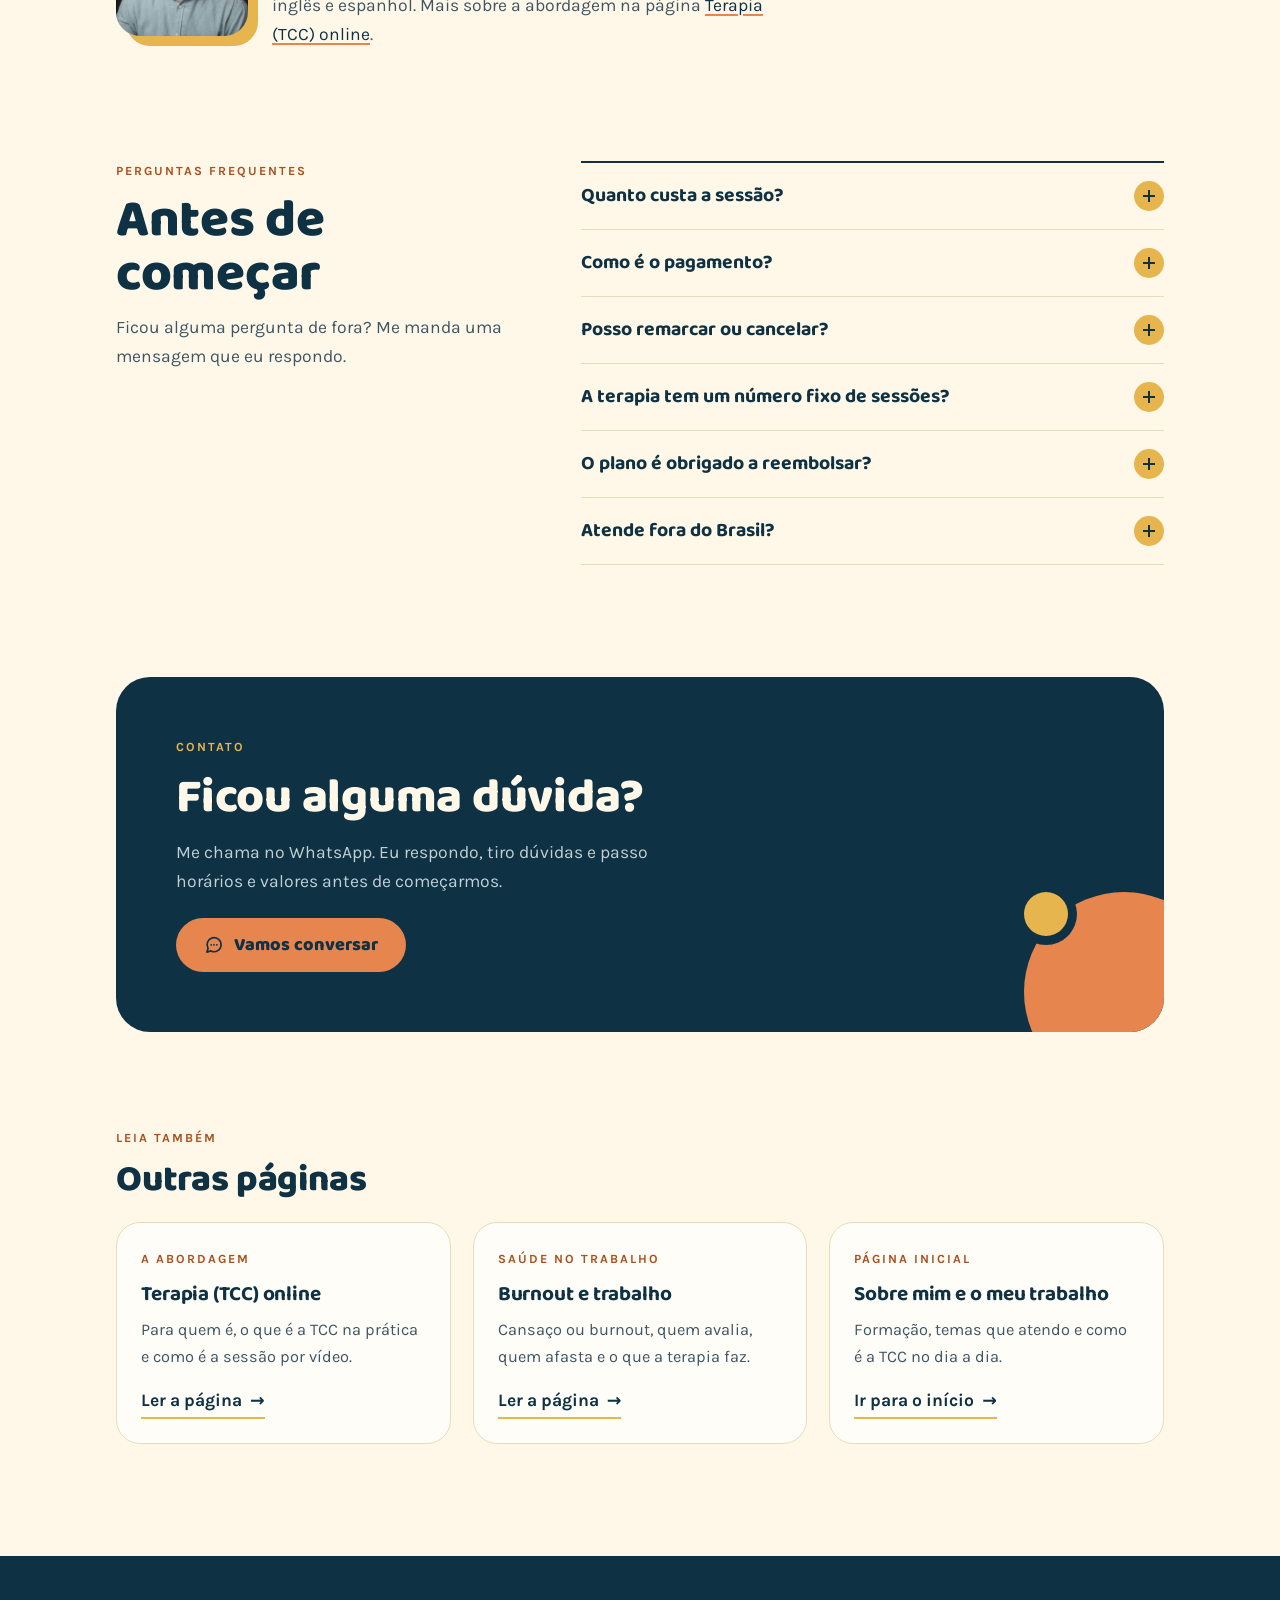
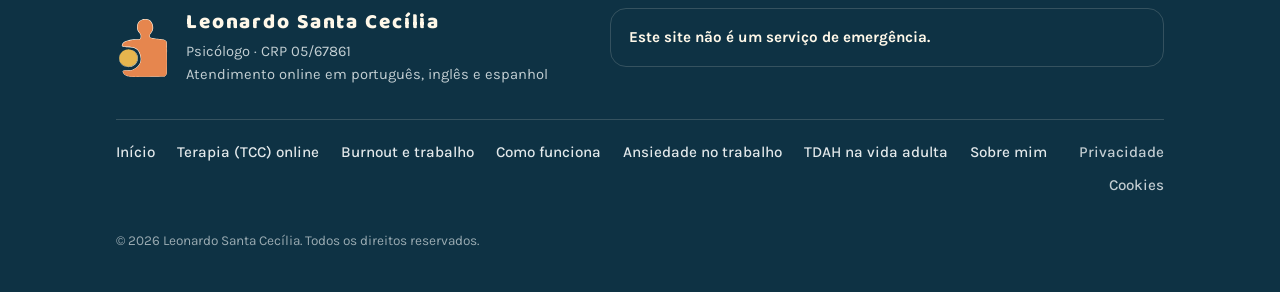
<file: como-funciona/index.html>
<!doctype html>
<html lang="pt-BR">
<head>
<meta charset="utf-8">
<meta name="viewport" content="width=device-width, initial-scale=1, viewport-fit=cover">
<title>Terapia online: valores, nota fiscal e reembolso · Leonardo Santa Cecília</title>
<meta name="description" content="Passo a passo da terapia online: primeiro contato, sigilo, nota fiscal, Imposto de Renda e reembolso pelo plano. Leonardo Santa Cecília, psicólogo, CRP 05/67861.">
<link rel="canonical" href="https://psicologoleonardosc.com/como-funciona/">
<meta name="theme-color" content="#0E3244">
<link rel="icon" href="../favicon.svg" type="image/svg+xml">
<link rel="icon" href="../favicon-32.png" sizes="32x32" type="image/png">
<link rel="apple-touch-icon" href="../apple-touch-icon.png">

<meta property="og:type" content="website">
<meta property="og:locale" content="pt_BR">
<meta property="og:site_name" content="Leonardo Santa Cecília · Psicólogo">
<meta property="og:title" content="Terapia online: valores, nota fiscal e reembolso · Leonardo Santa Cecília">
<meta property="og:description" content="Passo a passo da terapia online: primeiro contato, sigilo, nota fiscal, Imposto de Renda e reembolso pelo plano. Leonardo Santa Cecília, psicólogo, CRP 05/67861.">
<meta property="og:url" content="https://psicologoleonardosc.com/como-funciona/">
<meta property="og:image" content="https://psicologoleonardosc.com/og-image.jpg">
<meta property="og:image:width" content="1200">
<meta property="og:image:height" content="630">
<meta name="twitter:card" content="summary_large_image">
<script type="application/ld+json">{"@context":"https://schema.org","@graph":[{"@type":"WebPage","@id":"https://psicologoleonardosc.com/como-funciona/","name":"Terapia online: valores, nota fiscal e reembolso · Leonardo Santa Cecília","url":"https://psicologoleonardosc.com/como-funciona/","inLanguage":"pt-BR","isPartOf":{"@id":"https://psicologoleonardosc.com/#site"},"about":{"@id":"https://psicologoleonardosc.com/#servico"},"author":{"@id":"https://psicologoleonardosc.com/#leonardo"}},{"@type":"BreadcrumbList","itemListElement":[{"@type":"ListItem","position":1,"name":"Início","item":"https://psicologoleonardosc.com/"},{"@type":"ListItem","position":2,"name":"Como funciona","item":"https://psicologoleonardosc.com/como-funciona/"}]}]}</script>

<link rel="preconnect" href="https://fonts.googleapis.com">
<link rel="preconnect" href="https://fonts.gstatic.com" crossorigin>
<link rel="stylesheet" href="https://fonts.googleapis.com/css2?family=Baloo+Thambi+2:wght@700;800&family=Karla:wght@400..700&display=swap">
<link rel="stylesheet" href="../estilo.css">
<script src="../consent.js" defer></script>
</head>
<body data-page="como-funciona" data-root="../">
<svg width="0" height="0" style="position:absolute" aria-hidden="true" focusable="false">
  <defs>
    <symbol id="simbolo" viewBox="0 0 429 509"><path style="fill:var(--sym-base,transparent)" d="M137.3 490.6C137.1 490.4 134.3 490.1 131.1 489.9C121.7 489.3 115.0 488.5 107.6 487.0C106.2 486.7 103.9 486.3 102.6 486.0C101.3 485.8 99.2 485.3 98.0 485.0C96.8 484.7 95.0 484.3 94.0 484.0C92.4 483.7 88.9 482.5 83.1 480.3C68.3 474.8 51.9 458.9 48.6 447.0C48.2 445.8 47.7 444.1 47.5 443.2C46.4 439.7 46.7 438.9 51.0 434.6C56.6 429.0 58.9 427.9 67.1 427.2C68.7 427.0 70.2 426.6 70.5 426.3C70.8 425.8 71.0 422.4 70.9 416.5L70.8 407.3 L64.3 404.0C60.8 402.2 55.9 399.3 53.4 397.5C48.7 394.2 42.0 387.9 39.0 384.0C38.0 382.8 36.3 380.8 35.1 379.6C32.3 376.8 27.7 369.8 25.7 365.2C22.7 358.5 22.4 357.7 21.9 355.8C21.7 354.6 21.2 352.9 20.9 351.8C19.6 346.4 19.3 344.1 19.4 336.5C19.4 324.7 20.1 321.0 24.9 308.7C25.9 306.1 30.4 299.1 34.5 293.8C37.5 289.7 50.8 276.5 53.8 274.5C55.2 273.6 56.9 272.3 57.6 271.6L59.0 270.3 L59.0 260.3C59.0 249.4 58.9 249.0 56.4 249.0C55.7 249.0 54.5 248.8 53.9 248.5C53.3 248.3 52.1 247.9 51.4 247.8C49.3 247.3 42.4 240.1 41.6 237.6C40.4 233.5 40.8 230.6 44.0 222.4C45.3 218.9 47.6 215.9 53.3 210.2C59.2 204.3 63.4 201.3 71.4 197.3C76.5 194.8 89.1 190.1 94.1 188.9C95.2 188.7 96.9 188.3 98.0 188.0C99.1 187.7 101.0 187.3 102.1 187.0C104.7 186.3 108.2 185.6 112.1 185.0C113.7 184.7 116.4 184.3 118.1 184.0C129.0 182.2 143.3 181.0 166.0 180.0C181.0 179.4 184.6 179.0 186.3 177.7L187.8 176.6 L187.9 161.9L188.0 147.1 L185.5 143.0C183.0 138.9 179.0 133.4 177.5 132.0C175.3 129.9 170.1 122.1 167.5 117.1C166.2 114.4 163.5 106.6 162.9 103.2C162.2 100.0 162.2 79.3 162.9 74.8C163.2 72.8 163.7 70.3 164.0 69.1C164.3 68.0 164.7 66.2 164.9 65.1C165.3 63.4 166.1 61.2 167.7 57.2C169.4 53.0 172.1 49.5 178.7 42.8C191.2 30.2 201.4 24.0 215.0 20.5C216.2 20.2 218.0 19.7 219.0 19.4C221.0 18.9 236.6 19.2 245.2 19.9C253.2 20.6 255.5 21.3 262.5 24.7C265.1 26.1 268.6 28.2 270.2 29.4C274.9 33.0 281.9 40.3 285.6 45.5C288.9 50.1 293.6 58.7 295.2 62.8C295.6 63.9 296.3 65.8 296.8 67.0C298.5 71.5 299.5 76.9 300.1 84.8C301.0 97.1 300.5 103.9 298.1 111.2C297.3 113.7 292.0 124.0 290.0 127.0C289.0 128.5 287.8 130.5 287.3 131.3C286.9 132.2 284.8 135.2 282.8 138.0L279.0 143.0 L279.1 155.1L279.2 167.2 L280.8 168.0C281.6 168.4 283.1 168.9 284.1 169.1C285.9 169.5 287.5 169.9 292.1 171.0C293.3 171.3 295.5 171.8 297.0 172.0C298.5 172.3 301.0 172.7 302.5 173.0C310.7 174.6 319.4 175.7 335.0 177.0C358.5 179.0 367.4 180.1 374.8 181.9C375.9 182.2 377.6 182.7 378.8 182.9C379.9 183.2 381.6 183.7 382.8 184.1C383.9 184.6 385.9 185.4 387.4 185.9C390.1 186.9 396.5 191.3 399.6 194.2C401.7 196.1 405.5 201.1 406.8 203.5C408.6 207.0 409.5 214.7 410.1 231.8C411.1 262.7 410.3 452.5 409.2 456.8C407.1 464.3 405.7 467.3 401.5 472.9C397.9 477.8 395.4 480.4 391.1 483.7C385.3 488.1 392.7 487.7 311.5 488.1C237.9 488.5 199.3 489.0 181.0 490.0C167.6 490.7 137.8 491.1 137.3 490.6Z"/><path style="fill:var(--sym-line,transparent)" d="M142.3 485.7C142.1 485.5 140.5 485.2 138.8 485.2C134.2 485.1 120.3 484.0 119.8 483.6C119.5 483.4 117.5 483.2 115.3 483.1C112.9 483.1 110.2 482.6 108.5 482.0C107.0 481.5 104.7 481.0 103.5 481.0C102.2 481.0 100.1 480.5 98.6 480.0C97.2 479.4 95.3 479.0 94.5 479.0C93.6 479.0 92.2 478.6 91.4 478.2C90.5 477.7 88.3 476.8 86.5 476.2C80.8 474.3 78.1 473.1 76.6 472.1C75.8 471.5 74.9 471.0 74.6 471.0C74.1 471.0 72.6 470.0 67.9 466.6C62.2 462.5 55.0 452.9 53.9 447.9C53.7 446.8 53.3 445.0 53.0 443.9C51.6 438.3 51.6 438.3 56.7 434.9C58.8 433.6 60.3 433.0 61.7 432.9C62.8 432.9 64.4 432.7 65.2 432.6C66.1 432.5 77.3 432.2 90.2 432.0C110.4 431.7 114.5 431.5 118.8 430.7C121.5 430.1 124.3 429.4 124.9 429.1C125.5 428.7 127.3 428.0 128.9 427.5C130.6 427.0 133.0 426.0 134.4 425.3C135.8 424.6 137.2 424.0 137.5 424.0C137.7 424.0 139.1 423.3 140.5 422.5C141.9 421.7 144.1 420.3 145.5 419.5C146.9 418.7 148.3 418.0 148.7 418.0C149.0 418.0 150.3 417.2 151.5 416.2C152.7 415.2 154.8 413.8 156.0 413.1C161.1 410.1 170.9 401.3 176.8 394.2C183.3 386.4 192.0 370.8 192.0 366.9C192.0 366.4 192.4 365.1 192.9 364.1C193.4 363.1 194.1 359.9 194.5 357.0C194.8 354.1 195.2 351.1 195.3 350.2C196.0 346.6 196.1 340.4 195.5 335.8C194.9 330.3 193.3 320.8 192.5 317.9C192.2 316.8 191.8 315.0 191.5 313.9C190.2 308.9 187.7 301.7 186.9 300.4C186.4 299.7 186.0 298.6 186.0 297.9C186.0 297.3 185.5 296.2 185.0 295.5C184.5 294.8 184.0 294.0 184.0 293.6C184.0 293.0 181.8 288.5 179.7 284.8C179.2 283.9 178.7 283.0 178.5 282.7C177.8 281.2 172.8 274.0 171.4 272.3C166.9 267.0 159.5 261.3 155.0 259.6C154.0 259.2 151.8 258.3 150.1 257.5C148.4 256.7 146.3 256.0 145.5 256.0C144.6 256.0 143.2 255.6 142.4 255.1C141.5 254.7 139.5 254.1 138.0 253.9C136.5 253.7 134.0 253.3 132.5 253.0C123.5 251.2 110.5 249.5 94.0 248.0C76.6 246.3 66.3 245.2 57.0 243.8C54.2 243.4 51.6 243.0 51.2 243.0C50.1 243.0 47.2 239.5 46.8 237.6C45.7 232.3 46.1 229.4 49.3 222.2C51.0 218.4 51.2 217.9 52.7 216.3C53.6 215.4 54.7 214.1 55.3 213.4C56.7 211.8 59.7 209.4 62.8 207.2C65.6 205.3 73.7 201.0 74.6 201.0C75.0 201.0 75.8 200.5 76.5 200.0C77.2 199.5 78.3 199.0 78.9 199.0C79.5 199.0 80.9 198.6 82.0 198.0C83.1 197.5 84.4 197.0 84.9 197.0C85.9 197.0 89.6 195.7 91.2 194.9C91.8 194.6 93.3 194.1 94.5 193.9C95.7 193.7 97.7 193.3 98.8 193.0C113.4 189.3 135.2 186.3 153.2 185.7C177.1 184.9 184.7 184.3 186.6 182.9C187.3 182.4 188.1 182.0 188.4 182.0C188.7 182.0 189.7 181.3 190.6 180.3C192.3 178.7 192.4 178.4 195.5 168.2C196.3 165.6 196.1 155.2 195.2 153.4C194.8 152.6 194.0 150.7 193.6 149.3C192.7 146.7 186.6 136.0 186.0 136.0C185.8 136.0 184.7 134.7 183.5 133.0C182.3 131.4 181.2 130.0 181.0 130.0C180.6 130.0 177.8 126.1 175.6 122.5C171.3 115.4 169.7 111.3 167.8 101.2C166.3 93.9 167.1 76.5 169.3 68.5C172.3 57.8 174.3 53.0 177.8 49.1C181.2 45.1 188.3 38.5 189.0 38.5C189.3 38.5 190.7 37.5 192.1 36.4C195.5 33.6 201.2 30.2 204.6 28.9C206.0 28.4 208.2 27.5 209.2 27.1C210.3 26.7 212.3 26.2 213.5 25.9C214.7 25.7 217.3 25.2 219.2 24.8C221.9 24.1 224.5 24.0 230.7 24.2C240.3 24.5 249.0 25.2 251.8 25.9C256.3 27.0 260.6 28.7 263.2 30.3C264.8 31.2 266.5 32.1 267.0 32.3C267.6 32.4 268.0 32.8 268.0 33.0C268.0 33.3 268.9 33.9 269.9 34.5C272.8 35.9 276.4 39.8 280.5 45.7C284.4 51.3 288.0 57.3 288.0 58.4C288.0 58.7 288.4 59.6 288.9 60.4C289.4 61.1 290.0 62.4 290.3 63.2C290.7 64.1 291.3 65.8 291.8 67.0C293.4 71.3 294.4 76.6 295.1 85.0C296.0 96.6 295.5 103.9 293.1 111.2C292.2 114.1 287.9 122.2 285.0 126.5C283.4 128.8 281.6 131.7 281.0 132.9C280.4 134.1 277.9 137.8 275.5 141.0C273.0 144.3 271.0 147.2 271.0 147.5C271.0 147.8 270.6 148.7 270.0 149.4C269.0 150.9 268.0 155.5 268.0 158.7C268.0 159.8 268.7 162.7 269.5 165.0C270.3 167.3 271.0 169.3 271.0 169.4C271.0 169.4 272.1 170.0 273.4 170.7C276.0 172.0 277.5 172.4 285.9 174.5C286.9 174.7 289.0 175.3 290.5 175.8C292.0 176.2 295.8 177.0 299.0 177.5C302.2 178.0 305.9 178.7 307.2 179.0C312.0 180.0 320.1 180.8 345.1 183.0C350.4 183.4 355.3 183.9 364.0 185.0C366.1 185.2 368.8 185.7 370.0 186.0C371.2 186.3 373.3 186.7 374.5 187.0C377.9 187.6 387.7 191.0 390.3 192.4C393.3 194.1 397.7 197.7 399.2 199.6C402.1 203.5 402.6 204.9 403.8 213.0C404.8 219.4 405.0 222.9 405.0 232.9C405.0 240.6 405.2 245.4 405.5 246.1C405.9 246.8 405.9 247.4 405.3 248.3C404.2 250.0 404.1 264.3 405.3 265.9C405.9 266.8 406.0 269.0 405.8 281.6C405.6 289.7 405.5 298.4 405.5 301.1C405.5 309.9 405.5 338.6 405.5 356.9C405.5 360.7 405.4 384.0 405.2 408.8C405.0 449.5 404.9 453.8 404.2 454.3C403.7 454.7 403.5 455.4 403.7 456.1C403.8 456.7 403.6 457.7 403.2 458.2C402.8 458.8 402.5 459.7 402.5 460.3C402.5 460.9 401.8 462.6 401.0 464.0C400.2 465.5 399.5 467.1 399.5 467.5C399.5 468.0 398.8 469.0 398.0 469.8C397.2 470.5 396.5 471.5 396.5 471.9C396.5 472.9 391.7 478.2 389.5 479.7C388.4 480.4 386.6 481.2 385.4 481.5C384.1 481.8 365.6 482.1 336.8 482.2C311.2 482.4 278.7 482.7 264.5 483.0C234.0 483.6 231.5 483.6 208.2 483.4C194.3 483.3 189.7 483.4 188.0 484.0C186.8 484.3 182.4 484.8 178.2 485.1C169.9 485.5 170.0 485.5 162.2 485.5C159.2 485.5 153.6 485.6 149.8 485.8C145.9 486.0 142.6 485.9 142.3 485.7ZM95.5 406.5C94.3 406.3 90.9 405.8 88.0 405.5C85.1 405.2 82.1 404.7 81.2 404.5C80.4 404.2 79.1 404.0 78.5 404.0C77.4 404.0 73.9 402.9 66.8 400.2C63.7 399.0 62.2 398.1 55.2 393.5C48.1 388.7 46.4 387.3 44.1 384.0C43.2 382.8 41.2 380.5 39.8 378.9C38.3 377.4 36.7 375.4 36.2 374.4C35.7 373.5 34.7 372.0 34.0 371.1C33.2 370.3 32.3 368.8 32.1 367.9C31.8 367.0 31.1 365.4 30.3 364.3C29.6 363.2 29.0 362.0 29.0 361.7C29.0 361.3 28.6 360.2 28.2 359.4C27.7 358.5 27.1 356.7 26.9 355.5C26.7 354.3 26.3 352.2 26.0 351.0C24.8 346.3 24.4 342.6 24.4 337.0C24.4 331.0 24.8 324.8 25.3 323.5C25.5 323.1 25.8 322.0 26.0 321.0C26.5 318.7 29.4 310.7 30.3 308.9C30.7 308.2 31.0 307.1 31.0 306.6C31.0 306.1 31.6 305.1 32.2 304.5C34.0 302.8 33.9 304.1 32.0 307.8C30.3 310.9 28.7 315.4 27.9 319.0C27.7 320.2 27.2 322.4 26.9 323.8C26.2 327.0 26.2 339.8 26.9 343.9C27.2 345.6 27.7 348.3 27.9 349.9C28.3 352.4 28.9 354.5 31.7 361.9C32.8 364.9 35.2 369.5 36.9 372.1C38.6 374.5 46.5 382.4 50.0 385.0C51.2 386.0 52.6 387.0 52.9 387.4C54.4 388.8 60.9 392.9 64.4 394.7C68.0 396.5 75.3 399.2 79.2 400.1C80.3 400.3 82.2 400.8 83.2 401.1C88.0 402.3 91.8 402.6 100.0 402.6C108.1 402.7 110.3 402.4 115.9 401.0C117.0 400.7 118.8 400.3 119.9 400.1C124.2 399.1 136.7 392.8 142.5 388.6C150.6 382.8 158.0 374.3 162.7 365.4C164.4 362.3 167.1 354.9 168.1 350.8C170.3 341.7 170.2 327.7 168.1 319.2C167.8 318.1 167.3 316.4 167.1 315.2C166.8 314.1 166.3 312.5 165.9 311.5C165.5 310.5 164.6 308.5 163.9 307.0C163.3 305.5 160.8 301.3 158.4 297.8C151.5 287.3 143.6 280.3 132.1 274.6C128.8 272.9 125.3 271.1 124.4 270.5L122.8 269.4 L125.0 269.8C126.2 270.0 128.1 270.5 129.1 271.1C130.1 271.6 131.2 272.0 131.5 272.0C131.8 272.0 132.7 272.5 133.4 273.0C134.2 273.6 135.7 274.3 136.7 274.7C138.6 275.4 146.0 280.4 146.0 281.1C146.0 281.2 147.1 282.1 148.5 283.0C149.9 283.9 151.7 285.5 152.4 286.6C153.1 287.6 154.4 289.0 155.3 289.5C156.3 290.1 157.7 291.6 158.6 292.9C159.5 294.2 160.8 295.8 161.5 296.5C162.2 297.3 163.1 298.5 163.4 299.3C163.8 300.1 164.4 301.3 164.8 302.0C167.1 306.0 170.0 312.1 170.0 312.9C170.0 313.4 170.4 314.8 170.8 316.0C171.7 318.4 172.2 320.3 173.2 325.8C174.8 333.8 173.8 346.8 170.8 355.0C170.4 356.2 170.0 357.7 170.0 358.2C170.0 358.7 169.6 359.7 169.1 360.4C168.6 361.2 168.0 362.3 167.8 363.0C167.7 363.7 166.7 365.6 165.8 367.2C164.8 368.8 164.0 370.3 164.0 370.6C164.0 371.7 158.1 379.3 154.4 383.0C148.6 388.8 147.2 389.9 138.8 395.2C131.7 399.7 130.3 400.4 126.1 401.8C123.7 402.5 121.1 403.5 120.2 403.9C118.6 404.7 116.6 405.1 108.5 406.2C102.7 407.0 98.9 407.1 95.5 406.5ZM111.8 267.2C111.7 267.0 110.3 266.9 108.9 266.9C107.2 267.0 105.9 266.7 105.2 266.3C104.3 265.6 104.5 265.6 107.0 265.7C111.0 266.0 116.2 267.5 113.2 267.5C112.6 267.5 112.0 267.4 111.8 267.2ZM403.9 253.4C403.8 251.1 403.7 253.1 403.7 257.8C403.7 262.4 403.8 264.3 403.9 261.9C404.0 259.4 404.0 255.6 403.9 253.4Z"/><path fill="#E6864E" d="M135.2 483.8C133.9 483.6 130.2 483.2 127.0 483.0C121.5 482.6 117.8 482.1 111.2 481.0C106.1 480.2 102.8 479.6 100.8 479.0C99.7 478.7 98.0 478.3 97.0 478.0C94.4 477.5 86.4 474.7 83.4 473.3C81.9 472.6 79.7 471.7 78.5 471.2C72.6 468.8 64.0 461.7 61.4 457.3C56.7 449.1 53.6 441.1 54.4 439.2C55.1 437.8 59.4 435.7 63.3 434.9C65.2 434.5 70.4 434.3 78.1 434.4C107.7 434.7 109.3 434.6 118.8 433.1C130.5 431.1 142.2 426.0 157.1 416.0C159.4 414.4 161.7 412.8 162.1 412.4C162.4 412.0 163.9 410.9 165.3 409.8C171.7 404.6 182.4 392.9 187.4 385.5C189.5 382.3 194.4 372.4 195.6 368.8C197.2 364.0 197.5 362.6 199.1 352.2C200.1 345.7 199.6 333.2 198.0 325.5C197.7 324.0 197.3 321.7 197.0 320.5C196.8 319.3 196.3 317.4 196.1 316.2C195.8 315.1 195.3 313.4 195.1 312.2C194.2 308.4 189.6 295.1 187.7 291.2C180.4 275.4 174.5 267.4 165.8 261.5C162.2 259.1 152.7 254.1 149.0 252.8C147.9 252.3 146.0 251.6 144.9 251.2C143.7 250.7 141.8 250.2 140.8 249.9C139.7 249.7 138.0 249.2 137.0 249.0C130.9 247.4 129.5 247.1 121.2 246.0C114.4 245.0 104.4 244.1 86.0 243.0C75.4 242.4 63.4 241.1 57.8 240.1C51.2 238.9 48.9 236.0 50.5 230.8C50.7 229.9 51.3 228.0 51.8 226.4C53.1 221.7 59.0 214.5 64.5 210.7C68.7 207.8 78.7 203.2 85.2 201.1C97.4 197.3 98.5 197.0 103.6 196.0C106.3 195.4 109.7 194.8 113.6 194.0C118.2 193.1 128.4 191.7 136.8 191.0C142.0 190.5 149.7 190.0 170.4 189.0C187.1 188.2 189.9 187.4 194.8 181.4C196.3 179.7 197.2 177.3 198.6 171.8C198.8 170.7 199.3 169.1 199.5 168.2C200.1 166.2 200.1 155.8 199.5 153.8C199.3 152.9 198.8 151.2 198.4 150.0C196.9 144.5 193.1 138.4 185.1 128.8C179.2 121.6 173.5 110.1 171.9 102.2C171.2 99.0 171.2 81.2 171.9 76.8C172.2 74.8 172.7 71.9 172.9 70.2C173.9 63.8 176.7 57.6 181.5 51.0C185.1 46.2 184.9 46.4 188.0 44.0C189.2 43.0 190.6 42.0 190.9 41.6C192.6 40.1 199.1 36.0 203.5 33.8C214.7 28.1 225.9 26.2 237.5 28.0C239.6 28.3 243.4 28.7 246.0 28.9C253.6 29.6 259.5 32.0 267.2 37.7C272.1 41.3 275.5 45.3 280.0 52.8C283.8 59.1 284.2 60.0 287.4 68.8C290.1 76.2 290.6 80.4 290.6 92.5C290.6 103.3 290.2 107.3 288.8 111.0C288.3 112.2 287.6 114.1 287.2 115.2C285.9 118.6 277.1 132.8 271.6 140.2C266.8 146.8 265.0 151.6 265.0 158.0C265.0 162.8 265.9 166.5 267.7 169.3C268.8 170.9 271.8 173.0 274.5 174.2C275.8 174.7 277.5 175.4 278.5 175.9C279.5 176.3 281.0 176.8 282.0 177.0C283.0 177.3 284.8 177.7 286.0 178.0C287.2 178.3 289.5 178.8 291.1 179.0C297.0 180.0 299.8 180.5 302.5 181.0C310.7 182.6 317.2 183.4 327.0 184.0C347.7 185.3 354.8 185.9 361.2 187.0C362.9 187.3 365.5 187.7 367.0 188.0C368.5 188.2 370.6 188.7 371.8 188.9C373.8 189.5 376.6 190.2 379.9 191.0C384.7 192.1 388.5 193.9 392.9 197.1C396.9 200.0 398.8 202.9 400.1 208.2C402.2 217.1 402.5 222.3 402.9 259.2C403.1 277.4 403.4 292.5 403.7 292.9C404.0 293.4 404.4 327.7 404.5 356.8C404.5 385.0 403.6 454.6 403.1 456.5C401.2 464.7 395.6 474.3 390.7 478.0C385.2 482.1 389.7 481.7 337.2 482.1C311.4 482.3 278.7 482.7 264.5 483.0C232.2 483.6 229.9 483.6 209.2 483.2C197.2 483.0 191.7 483.1 190.5 483.5C188.4 484.2 139.1 484.5 135.2 483.8Z"/><path fill="#E6B54E" d="M91.0 402.5C90.6 402.2 89.4 402.0 88.3 402.0C87.2 402.0 85.6 401.8 84.8 401.5C83.9 401.3 82.2 400.8 81.0 400.5C75.3 399.0 68.4 396.6 64.8 394.8C61.0 393.0 54.5 388.9 52.9 387.4C52.6 387.0 51.2 386.0 50.0 385.0C48.8 384.0 45.5 381.0 42.7 378.3C37.4 373.0 34.1 368.3 32.1 363.0C31.6 361.5 30.5 358.7 29.7 356.8C29.0 354.8 28.2 351.8 27.9 350.0C27.7 348.2 27.2 345.4 27.0 343.8C26.1 338.8 25.6 329.4 26.1 327.5C26.4 326.5 26.7 325.1 26.8 324.2C27.8 317.9 29.3 313.5 32.9 305.9C34.4 303.0 35.5 300.4 35.5 300.1C35.5 299.9 36.1 299.1 36.7 298.5C37.4 297.9 38.0 297.1 38.0 296.8C38.0 296.5 38.9 295.3 40.0 294.3C41.1 293.2 42.0 292.0 42.0 291.7C42.0 291.1 50.1 283.4 53.5 280.9C56.9 278.3 62.9 274.5 63.6 274.5C64.0 274.5 65.5 273.8 67.0 272.9C70.1 271.1 75.6 269.0 77.5 269.0C78.2 269.0 79.8 268.6 81.0 268.2C83.6 267.2 87.2 266.6 94.0 266.0C96.6 265.8 99.5 265.4 100.3 265.2C101.3 265.0 102.4 265.2 103.3 265.7C104.1 266.1 106.1 266.6 107.8 266.8C109.4 267.0 112.2 267.5 114.0 267.9C115.8 268.3 118.1 268.7 119.0 268.8C121.7 269.2 135.5 275.9 140.4 279.3C147.5 284.2 153.5 290.3 158.4 297.8C160.8 301.3 163.3 305.5 163.9 307.0C164.6 308.5 165.5 310.5 165.9 311.5C166.3 312.5 166.8 314.1 167.1 315.1C167.3 316.2 167.7 318.0 168.0 319.1C169.3 323.9 169.6 327.6 169.6 335.0C169.6 344.8 169.0 348.5 166.1 357.4C162.1 369.3 153.4 380.8 142.5 388.6C136.7 392.8 124.2 399.1 119.9 400.1C118.8 400.3 117.0 400.7 115.9 401.0C114.7 401.3 112.6 401.8 111.2 402.1C107.9 402.8 92.0 403.1 91.0 402.5ZM404.0 257.2C404.0 253.1 404.2 250.5 404.5 250.5C404.8 250.5 405.0 253.1 405.0 257.2C405.0 261.4 404.8 264.0 404.5 264.0C404.2 264.0 404.0 261.4 404.0 257.2Z"/></symbol>
<symbol id="i-chat" viewBox="0 0 24 24"><path fill="none" stroke="currentColor" stroke-width="2" stroke-linecap="round" stroke-linejoin="round" d="M20.5 11.6a8.4 8.4 0 0 1-12.2 7.5L3.5 20.5l1.4-4.6a8.4 8.4 0 1 1 15.6-4.3z"/><path fill="none" stroke="currentColor" stroke-width="2.2" stroke-linecap="round" d="M8.6 11.8h.01M12 11.8h.01M15.4 11.8h.01"/></symbol>
  </defs>
</svg>

<a class="skip" href="#conteudo">Pular para o conteúdo</a>

<!-- WhatsApp desta página: a mensagem já chega dizendo que a pessoa veio da página "Como funciona". -->
<header class="site-header">
  <div class="wrap">
    <a class="brand" href="../" aria-label="Leonardo Santa Cecília, psicólogo. Ir para a página inicial">
      <svg aria-hidden="true"><use href="#simbolo"/></svg>
      <span class="brand-text">
        <span class="brand-name"><span>Leonardo</span> <span>Santa Cecília</span></span>
        <span class="brand-sub">Psicologia clínica · CRP 05/67861</span>
      </span>
    </a>
    <nav class="nav" aria-label="Páginas">
      <a href="../tcc-online/">TCC online</a>
      <a href="../burnout-trabalho/">Burnout e trabalho</a>
      <a href="../como-funciona/" aria-current="page">Como funciona</a>
      <a href="../#sobre">Sobre mim</a>
    </nav>
    <details class="menu-m">
      <summary aria-label="Abrir o menu de páginas"><span aria-hidden="true" class="menu-m-ico"></span>Menu</summary>
      <nav class="menu-m-panel" aria-label="Páginas no celular">
        <a href="../tcc-online/">TCC online</a>
        <a href="../burnout-trabalho/">Burnout e trabalho</a>
        <a href="../ansiedade-trabalho/">Ansiedade e autocobrança</a>
        <a href="../tdah-adulto/">TDAH na vida adulta</a>
        <a href="../como-funciona/" aria-current="page">Como funciona</a>
        <a href="../#sobre">Sobre mim</a>
      </nav>
    </details>
    <a class="btn btn-sm" data-wa="cabecalho" href="https://wa.me/5521991117223?text=Oi%2C%20Leonardo%21%20Li%20a%20p%C3%A1gina%20Como%20funciona%20no%20seu%20site%20e%20queria%20saber%20hor%C3%A1rios%20e%20como%20come%C3%A7ar." target="_blank" rel="noopener">
      <svg aria-hidden="true"><use href="#i-chat"/></svg>
      Vamos conversar
    </a>
  </div>
</header>

<main id="conteudo">

  <header class="page-hero">
    <div class="wrap">
      <p class="crumbs"><a href="../">Início</a> <span aria-hidden="true">›</span> Como funciona</p>
      <p class="label">Valores, nota fiscal e reembolso</p>
      <h1>Como funciona: <em>do primeiro contato ao reembolso</em></h1>
      <p class="lead">Nunca fez terapia, ou faz tempo? Aqui vai o passo a passo, sem letra miúda.</p>
      <a class="btn" data-wa="hero" href="https://wa.me/5521991117223?text=Oi%2C%20Leonardo%21%20Li%20a%20p%C3%A1gina%20Como%20funciona%20no%20seu%20site%20e%20queria%20saber%20hor%C3%A1rios%20e%20como%20come%C3%A7ar." target="_blank" rel="noopener">
        <svg aria-hidden="true"><use href="#i-chat"/></svg>
        Vamos conversar
      </a>
    </div>
  </header>

  <div class="wrap page-body">
    <div class="prose">
      <section class="block" id="passo-a-passo">
        <h2>Passo a passo</h2>
        <ol class="numbered">
          <li><span>Você me manda uma mensagem no WhatsApp. Pode ser só um “oi”. Eu respondo, tiro dúvidas e passo horários e valores.</span></li>
          <li><span>A primeira sessão é por videochamada, de onde você estiver. Não precisa chegar com nada organizado: a gente começa pelo que te trouxe até aqui.</span></li>
          <li><span>Nas primeiras sessões, entendemos juntos o que está acontecendo e combinamos objetivos e frequência, no seu tempo.</span></li>
          <li><span>Na TCC, a terapia é ativa: eu pergunto, trago percepções e a gente testa caminhos práticos entre as sessões.</span></li>
          <li><span>De tempos em tempos, revisamos juntos o que está funcionando e o que precisa mudar.</span></li>
        </ol>
      </section>

      <section class="block" id="valores">
        <h2>Quanto custa</h2>
        <div class="note"><p>Valores e horários são informados no primeiro contato pelo WhatsApp, antes de começarmos.</p></div>
        <p>Atendo como particular, sem convênio. A forma de pagamento e as regras de remarcação e cancelamento também ficam combinadas no primeiro contato, para não ter surpresa.</p>
      </section>

      <section class="block" id="nota-fiscal">
        <h2>Nota fiscal e Imposto de Renda</h2>
        <p>Emito nota fiscal de cada sessão, com meus dados profissionais e o CRP. Ela serve para dois usos:</p>
        <ul class="dots">
          <li><strong>Imposto de Renda:</strong> despesas com psicólogo entram como despesa de saúde na declaração anual, sem limite de valor. Guarde as notas; a Receita pode pedir.</li>
          <li><strong>Reembolso pelo plano:</strong> a nota traz o que o plano costuma exigir, como nome completo, CRP, data, procedimento (sessão de psicoterapia) e valor.</li>
        </ul>
        <p>A nota e o recibo trazem só o necessário. Não descrevem o conteúdo das sessões.</p>
      </section>

      <section class="block" id="reembolso">
        <h2>Reembolso pelo plano de saúde</h2>
        <p>Não sou credenciado a planos. Muitos planos reembolsam parte do valor de sessões com psicólogo particular pela modalidade de livre escolha. Regras, limites e número de sessões por ano variam por plano e por contrato, e o reembolso é uma decisão do plano, não minha.</p>
        <h3>Como pedir</h3>
        <ol class="numbered">
          <li><span>Confira se o seu plano tem reembolso (livre escolha) para psicologia e qual o limite por sessão. Isso costuma estar no app ou na central do plano.</span></li>
          <li><span>Alguns planos pedem encaminhamento ou pedido médico com CID. Pergunte antes de começar, para não travar o pedido depois.</span></li>
          <li><span>Depois de cada sessão, ou no fim do mês, eu envio a nota fiscal com os dados que o plano costuma exigir.</span></li>
          <li><span>Você envia pelo app ou site do plano. O prazo de análise e de pagamento é do plano.</span></li>
        </ol>
        <p>Entre os planos sobre os quais mais recebo perguntas estão Bradesco Saúde, SulAmérica, Amil e Unimed. Em todos, a regra é a do seu contrato.</p>
      </section>

      <section class="block" id="sigilo">
        <h2>Sigilo</h2>
        <p>O que você fala fica entre nós. O sigilo é um dever do psicólogo, previsto no Código de Ética da profissão, e vale também para o atendimento online. Se você precisar de uma declaração de comparecimento para o trabalho, é só pedir: ela informa data e horário, sem conteúdo.</p>
      </section>

      <section class="block" id="quem-atende">
        <h2>Quem atende</h2>
      <div class="who">
        <img src="../leonardo-retrato-560.jpg" width="560" height="700" loading="lazy" decoding="async" alt="Leonardo Santa Cecília, psicólogo">
        <div class="txt">
          <p>Sou Leonardo Santa Cecília, psicólogo (CRP 05/67861), formado pela PUC-Rio, com formação em Terapia Cognitivo-Comportamental. Atendo online desde 2021, em português, inglês e espanhol. Mais sobre a abordagem na página <a href="../tcc-online/">Terapia (TCC) online</a>.</p>
        </div>
      </div>
      </section>
    </div>
    <aside class="toc" aria-label="Nesta página">
      <p class="label">Nesta página</p>
      <ol>
          <li><a href="#passo-a-passo">Passo a passo</a></li>
          <li><a href="#valores">Quanto custa</a></li>
          <li><a href="#nota-fiscal">Nota fiscal e Imposto de Renda</a></li>
          <li><a href="#reembolso">Reembolso pelo plano de saúde</a></li>
          <li><a href="#sigilo">Sigilo</a></li>
          <li><a href="#quem-atende">Quem atende</a></li>
          <li><a href="#perguntas">Perguntas frequentes</a></li>
      </ol>
      <a class="btn btn-sm" data-wa="indice" href="https://wa.me/5521991117223?text=Oi%2C%20Leonardo%21%20Li%20a%20p%C3%A1gina%20Como%20funciona%20no%20seu%20site%20e%20queria%20saber%20hor%C3%A1rios%20e%20como%20come%C3%A7ar." target="_blank" rel="noopener">
        <svg aria-hidden="true"><use href="#i-chat"/></svg>
        Vamos conversar
      </a>
      <small>Pode ser só um “oi”. Eu respondo, tiro dúvidas e passo horários.</small>
    </aside>
  </div>

  <section class="section faq" id="perguntas" style="padding-bottom: 0">
    <div class="wrap">
      <div class="section-head">
        <p class="label">Perguntas frequentes</p>
        <h2>Antes de começar</h2>
        <p>Ficou alguma pergunta de fora? Me manda uma mensagem que eu respondo.</p>
      </div>
      <div class="faq-list">
        <details>
          <summary>Quanto custa a sessão?</summary>
          <p>Valores e horários são informados no primeiro contato pelo WhatsApp, antes de começarmos.</p>
        </details>
        <details>
          <summary>Como é o pagamento?</summary>
          <p>Combinamos a forma e o prazo de pagamento no primeiro contato, antes da primeira sessão. Cada sessão tem nota fiscal.</p>
        </details>
        <details>
          <summary>Posso remarcar ou cancelar?</summary>
          <p>Sim, com a antecedência que combinamos antes de começar. Explico as regras no primeiro contato, para não ter surpresa.</p>
        </details>
        <details>
          <summary>A terapia tem um número fixo de sessões?</summary>
          <p>Não. Combinamos objetivos no início e revisamos juntos de tempos em tempos. Você pode encerrar quando quiser; a gente só combina de fechar com cuidado.</p>
        </details>
        <details>
          <summary>O plano é obrigado a reembolsar?</summary>
          <p>Depende do seu contrato. O reembolso por livre escolha existe em muitos planos, com limites por sessão e regras próprias. A decisão é do plano, não minha. Eu forneço a nota fiscal com tudo o que o plano costuma pedir.</p>
        </details>
        <details>
          <summary>Atende fora do Brasil?</summary>
          <p>Sim. As sessões são por videochamada, em português, inglês e espanhol. Atendo pessoas de todo o Brasil, brasileiros que moram fora e estrangeiros, morem no Brasil ou não. Fora do Brasil, o atendimento segue também as regras do país onde você estiver. A nota fiscal é emitida da mesma forma.</p>
        </details>
      </div>
    </div>
  </section>

  <section class="cta-band">
    <div class="wrap">
      <div class="inner">
        <p class="label" style="color: var(--yellow)">Contato</p>
        <h2>Ficou alguma dúvida?</h2>
        <p>Me chama no WhatsApp. Eu respondo, tiro dúvidas e passo horários e valores antes de começarmos.</p>
        <a class="btn" data-wa="cta-final" href="https://wa.me/5521991117223?text=Oi%2C%20Leonardo%21%20Li%20a%20p%C3%A1gina%20Como%20funciona%20no%20seu%20site%20e%20queria%20saber%20hor%C3%A1rios%20e%20como%20come%C3%A7ar." target="_blank" rel="noopener">
          <svg aria-hidden="true"><use href="#i-chat"/></svg>
          Vamos conversar
        </a>
      </div>
    </div>
  </section>

  <section class="related">
    <div class="wrap">
      <div class="section-head">
        <p class="label">Leia também</p>
        <h2>Outras páginas</h2>
      </div>
      <div class="paths">
        <a class="path" href="../tcc-online/">
          <span class="label">A abordagem</span>
          <h3>Terapia (TCC) online</h3>
          <p>Para quem é, o que é a TCC na prática e como é a sessão por vídeo.</p>
          <span class="go">Ler a página <span aria-hidden="true">→</span></span>
        </a>
        <a class="path" href="../burnout-trabalho/">
          <span class="label">Saúde no trabalho</span>
          <h3>Burnout e trabalho</h3>
          <p>Cansaço ou burnout, quem avalia, quem afasta e o que a terapia faz.</p>
          <span class="go">Ler a página <span aria-hidden="true">→</span></span>
        </a>
        <a class="path" href="../">
          <span class="label">Página inicial</span>
          <h3>Sobre mim e o meu trabalho</h3>
          <p>Formação, temas que atendo e como é a TCC no dia a dia.</p>
          <span class="go">Ir para o início <span aria-hidden="true">→</span></span>
        </a>
      </div>
    </div>
  </section>

</main>

<footer class="site-footer">
  <div class="wrap">
    <div class="foot-brand">
      <svg aria-hidden="true"><use href="#simbolo"/></svg>
      <div>
        <span class="brand-name">Leonardo Santa Cecília</span>
        <p>Psicólogo · CRP 05/67861<br>Atendimento online em português, inglês e espanhol</p>
      </div>
    </div>
    <p class="crisis"><strong>Este site não é um serviço de emergência.</strong></p>
    <nav class="foot-nav" aria-label="Páginas do site">
      <a href="../">Início</a>
      <a href="../tcc-online/">Terapia (TCC) online</a>
      <a href="../burnout-trabalho/">Burnout e trabalho</a>
      <a href="../como-funciona/">Como funciona</a>
      <a href="../ansiedade-trabalho/">Ansiedade no trabalho</a>
      <a href="../tdah-adulto/">TDAH na vida adulta</a>
      <a href="../#sobre">Sobre mim</a>
      <a class="foot-legal" href="../privacidade/">Privacidade</a>
      <a class="foot-legal" href="#" data-consent="abrir">Cookies</a>
    </nav>
    <p class="copyright">© <span id="ano">2026</span> Leonardo Santa Cecília. Todos os direitos reservados.</p>
  </div>
</footer>

<a class="fab" data-wa="flutuante" href="https://wa.me/5521991117223?text=Oi%2C%20Leonardo%21%20Li%20a%20p%C3%A1gina%20Como%20funciona%20no%20seu%20site%20e%20queria%20saber%20hor%C3%A1rios%20e%20como%20come%C3%A7ar." target="_blank" rel="noopener" aria-label="Conversar pelo WhatsApp">
  <svg aria-hidden="true"><use href="#i-chat"/></svg>
</a>

<script src="../site.js" defer></script>
</body>
</html>
</file>
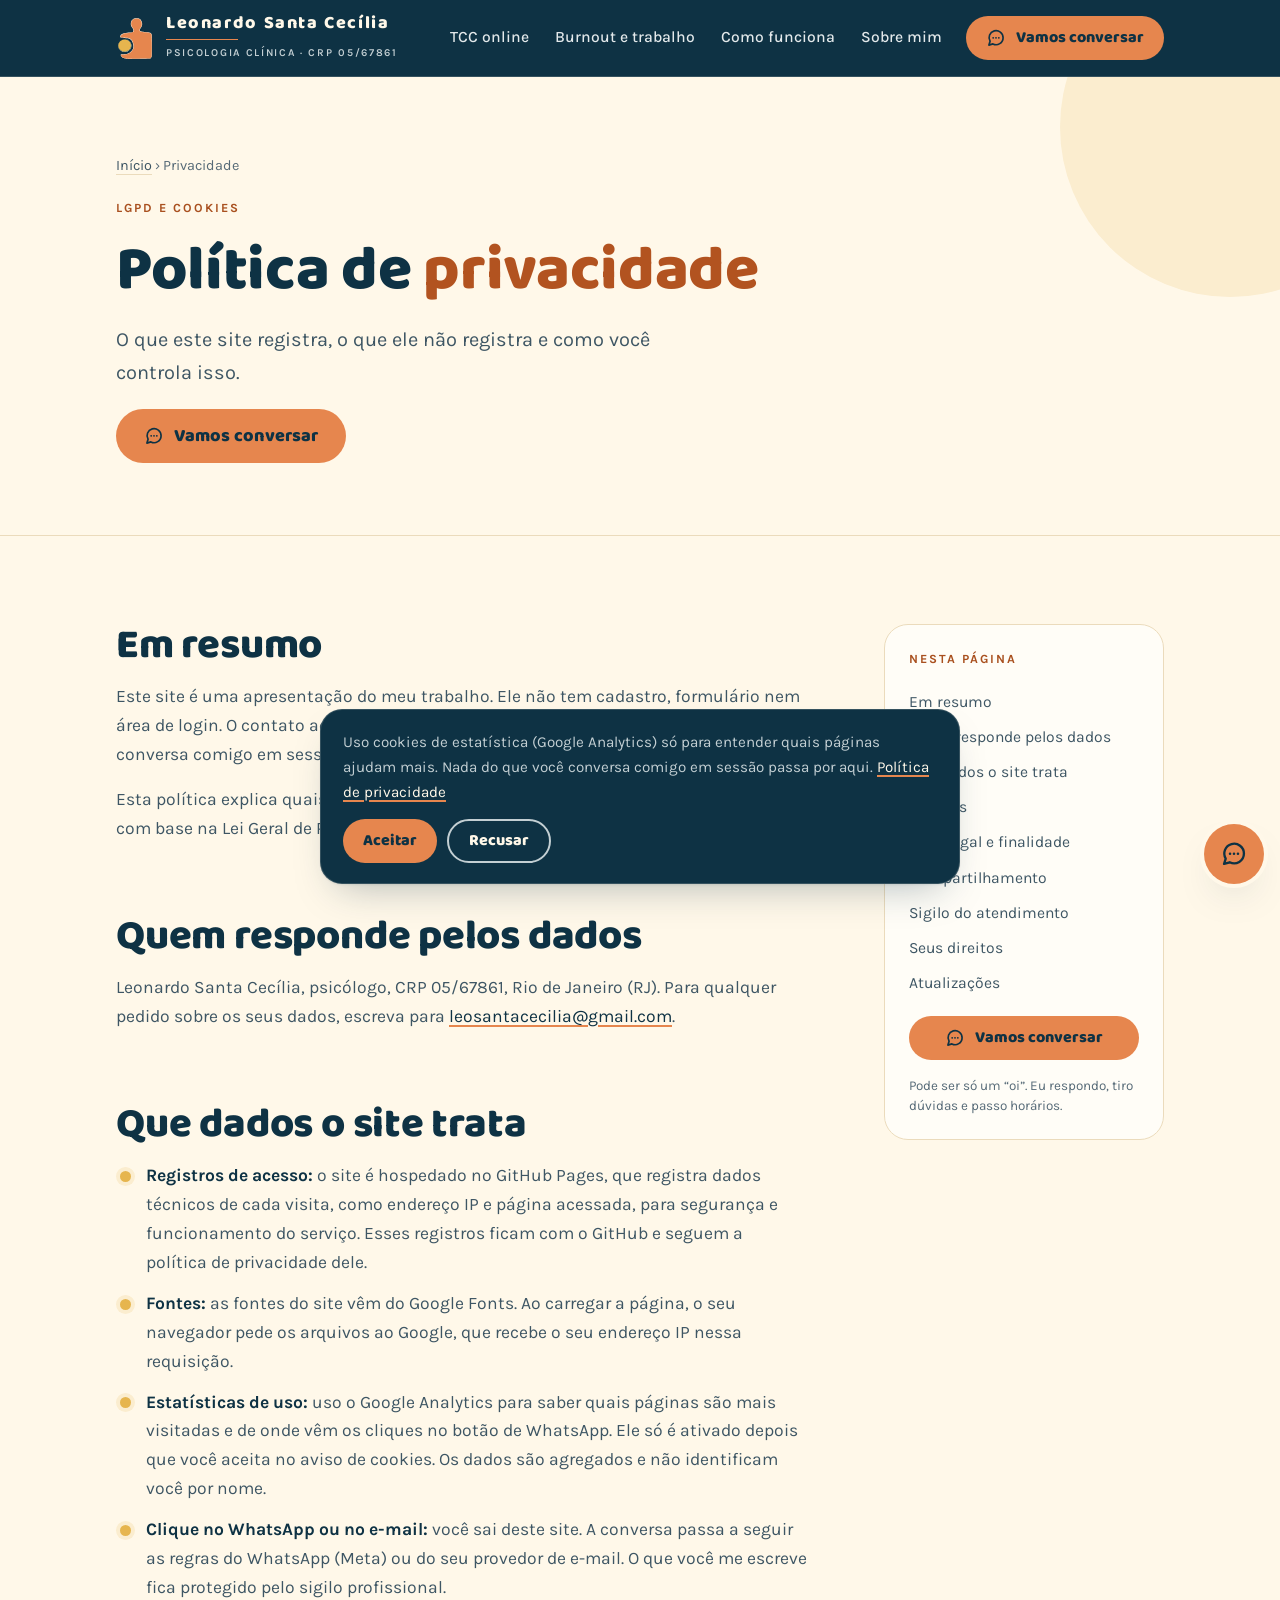
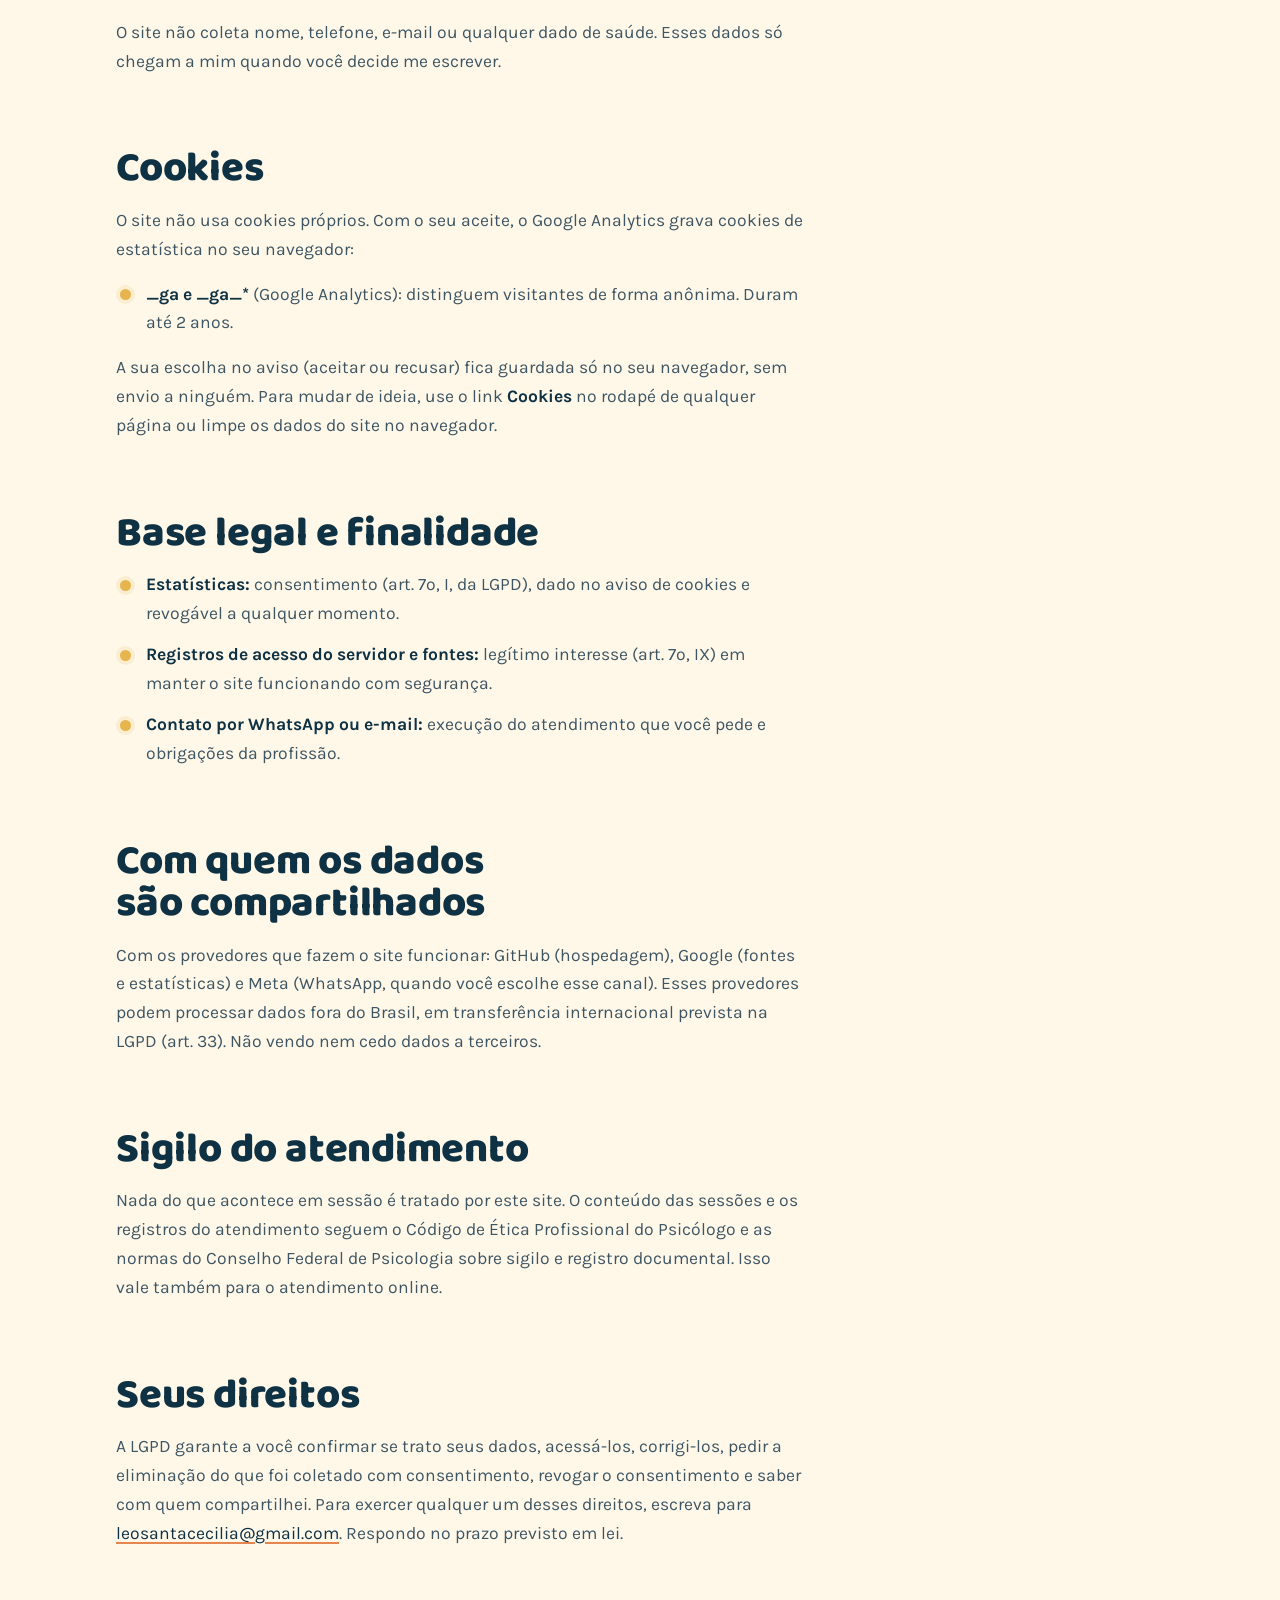
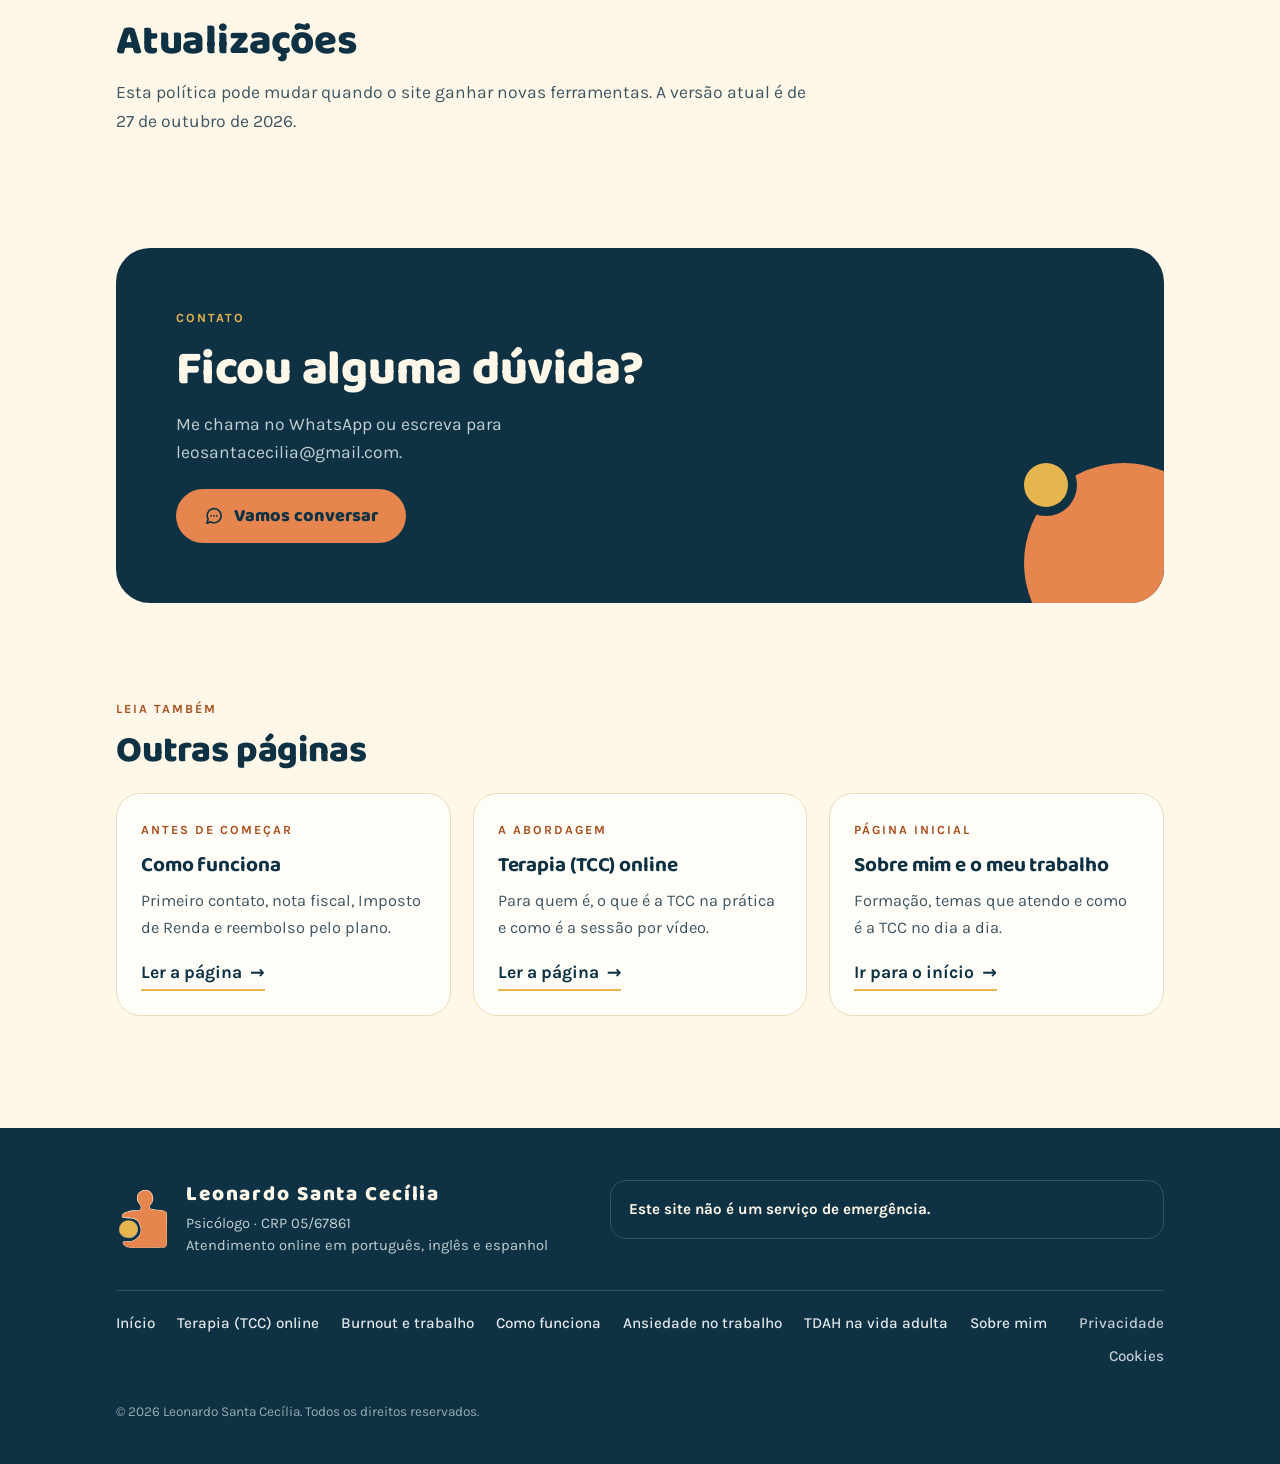
<file: privacidade/index.html>
<!doctype html>
<html lang="pt-BR">
<head>
<meta charset="utf-8">
<meta name="viewport" content="width=device-width, initial-scale=1, viewport-fit=cover">
<title>Política de privacidade · Leonardo Santa Cecília</title>
<meta name="description" content="Como este site trata dados de navegação, cookies e estatísticas, e o que nunca passa por aqui. Leonardo Santa Cecília, psicólogo, CRP 05/67861.">
<link rel="canonical" href="https://psicologoleonardosc.com/privacidade/">
<meta name="theme-color" content="#0E3244">
<link rel="icon" href="../favicon.svg" type="image/svg+xml">
<link rel="icon" href="../favicon-32.png" sizes="32x32" type="image/png">
<link rel="apple-touch-icon" href="../apple-touch-icon.png">

<meta property="og:type" content="website">
<meta property="og:locale" content="pt_BR">
<meta property="og:site_name" content="Leonardo Santa Cecília · Psicólogo">
<meta property="og:title" content="Política de privacidade · Leonardo Santa Cecília">
<meta property="og:description" content="Como este site trata dados de navegação, cookies e estatísticas, e o que nunca passa por aqui. Leonardo Santa Cecília, psicólogo, CRP 05/67861.">
<meta property="og:url" content="https://psicologoleonardosc.com/privacidade/">
<meta property="og:image" content="https://psicologoleonardosc.com/og-image.jpg">
<meta property="og:image:width" content="1200">
<meta property="og:image:height" content="630">
<meta name="twitter:card" content="summary_large_image">
<script type="application/ld+json">{"@context":"https://schema.org","@graph":[{"@type":"WebPage","@id":"https://psicologoleonardosc.com/privacidade/","name":"Política de privacidade · Leonardo Santa Cecília","url":"https://psicologoleonardosc.com/privacidade/","inLanguage":"pt-BR","isPartOf":{"@id":"https://psicologoleonardosc.com/#site"},"about":{"@id":"https://psicologoleonardosc.com/#servico"},"author":{"@id":"https://psicologoleonardosc.com/#leonardo"}},{"@type":"BreadcrumbList","itemListElement":[{"@type":"ListItem","position":1,"name":"Início","item":"https://psicologoleonardosc.com/"},{"@type":"ListItem","position":2,"name":"Privacidade","item":"https://psicologoleonardosc.com/privacidade/"}]}]}</script>

<link rel="preconnect" href="https://fonts.googleapis.com">
<link rel="preconnect" href="https://fonts.gstatic.com" crossorigin>
<link rel="stylesheet" href="https://fonts.googleapis.com/css2?family=Baloo+Thambi+2:wght@700;800&family=Karla:wght@400..700&display=swap">
<link rel="stylesheet" href="../estilo.css">
<script src="../consent.js" defer></script>
</head>
<body data-page="como-funciona" data-root="../">
<svg width="0" height="0" style="position:absolute" aria-hidden="true" focusable="false">
  <defs>
    <symbol id="simbolo" viewBox="0 0 429 509"><path style="fill:var(--sym-base,transparent)" d="M137.3 490.6C137.1 490.4 134.3 490.1 131.1 489.9C121.7 489.3 115.0 488.5 107.6 487.0C106.2 486.7 103.9 486.3 102.6 486.0C101.3 485.8 99.2 485.3 98.0 485.0C96.8 484.7 95.0 484.3 94.0 484.0C92.4 483.7 88.9 482.5 83.1 480.3C68.3 474.8 51.9 458.9 48.6 447.0C48.2 445.8 47.7 444.1 47.5 443.2C46.4 439.7 46.7 438.9 51.0 434.6C56.6 429.0 58.9 427.9 67.1 427.2C68.7 427.0 70.2 426.6 70.5 426.3C70.8 425.8 71.0 422.4 70.9 416.5L70.8 407.3 L64.3 404.0C60.8 402.2 55.9 399.3 53.4 397.5C48.7 394.2 42.0 387.9 39.0 384.0C38.0 382.8 36.3 380.8 35.1 379.6C32.3 376.8 27.7 369.8 25.7 365.2C22.7 358.5 22.4 357.7 21.9 355.8C21.7 354.6 21.2 352.9 20.9 351.8C19.6 346.4 19.3 344.1 19.4 336.5C19.4 324.7 20.1 321.0 24.9 308.7C25.9 306.1 30.4 299.1 34.5 293.8C37.5 289.7 50.8 276.5 53.8 274.5C55.2 273.6 56.9 272.3 57.6 271.6L59.0 270.3 L59.0 260.3C59.0 249.4 58.9 249.0 56.4 249.0C55.7 249.0 54.5 248.8 53.9 248.5C53.3 248.3 52.1 247.9 51.4 247.8C49.3 247.3 42.4 240.1 41.6 237.6C40.4 233.5 40.8 230.6 44.0 222.4C45.3 218.9 47.6 215.9 53.3 210.2C59.2 204.3 63.4 201.3 71.4 197.3C76.5 194.8 89.1 190.1 94.1 188.9C95.2 188.7 96.9 188.3 98.0 188.0C99.1 187.7 101.0 187.3 102.1 187.0C104.7 186.3 108.2 185.6 112.1 185.0C113.7 184.7 116.4 184.3 118.1 184.0C129.0 182.2 143.3 181.0 166.0 180.0C181.0 179.4 184.6 179.0 186.3 177.7L187.8 176.6 L187.9 161.9L188.0 147.1 L185.5 143.0C183.0 138.9 179.0 133.4 177.5 132.0C175.3 129.9 170.1 122.1 167.5 117.1C166.2 114.4 163.5 106.6 162.9 103.2C162.2 100.0 162.2 79.3 162.9 74.8C163.2 72.8 163.7 70.3 164.0 69.1C164.3 68.0 164.7 66.2 164.9 65.1C165.3 63.4 166.1 61.2 167.7 57.2C169.4 53.0 172.1 49.5 178.7 42.8C191.2 30.2 201.4 24.0 215.0 20.5C216.2 20.2 218.0 19.7 219.0 19.4C221.0 18.9 236.6 19.2 245.2 19.9C253.2 20.6 255.5 21.3 262.5 24.7C265.1 26.1 268.6 28.2 270.2 29.4C274.9 33.0 281.9 40.3 285.6 45.5C288.9 50.1 293.6 58.7 295.2 62.8C295.6 63.9 296.3 65.8 296.8 67.0C298.5 71.5 299.5 76.9 300.1 84.8C301.0 97.1 300.5 103.9 298.1 111.2C297.3 113.7 292.0 124.0 290.0 127.0C289.0 128.5 287.8 130.5 287.3 131.3C286.9 132.2 284.8 135.2 282.8 138.0L279.0 143.0 L279.1 155.1L279.2 167.2 L280.8 168.0C281.6 168.4 283.1 168.9 284.1 169.1C285.9 169.5 287.5 169.9 292.1 171.0C293.3 171.3 295.5 171.8 297.0 172.0C298.5 172.3 301.0 172.7 302.5 173.0C310.7 174.6 319.4 175.7 335.0 177.0C358.5 179.0 367.4 180.1 374.8 181.9C375.9 182.2 377.6 182.7 378.8 182.9C379.9 183.2 381.6 183.7 382.8 184.1C383.9 184.6 385.9 185.4 387.4 185.9C390.1 186.9 396.5 191.3 399.6 194.2C401.7 196.1 405.5 201.1 406.8 203.5C408.6 207.0 409.5 214.7 410.1 231.8C411.1 262.7 410.3 452.5 409.2 456.8C407.1 464.3 405.7 467.3 401.5 472.9C397.9 477.8 395.4 480.4 391.1 483.7C385.3 488.1 392.7 487.7 311.5 488.1C237.9 488.5 199.3 489.0 181.0 490.0C167.6 490.7 137.8 491.1 137.3 490.6Z"/><path style="fill:var(--sym-line,transparent)" d="M142.3 485.7C142.1 485.5 140.5 485.2 138.8 485.2C134.2 485.1 120.3 484.0 119.8 483.6C119.5 483.4 117.5 483.2 115.3 483.1C112.9 483.1 110.2 482.6 108.5 482.0C107.0 481.5 104.7 481.0 103.5 481.0C102.2 481.0 100.1 480.5 98.6 480.0C97.2 479.4 95.3 479.0 94.5 479.0C93.6 479.0 92.2 478.6 91.4 478.2C90.5 477.7 88.3 476.8 86.5 476.2C80.8 474.3 78.1 473.1 76.6 472.1C75.8 471.5 74.9 471.0 74.6 471.0C74.1 471.0 72.6 470.0 67.9 466.6C62.2 462.5 55.0 452.9 53.9 447.9C53.7 446.8 53.3 445.0 53.0 443.9C51.6 438.3 51.6 438.3 56.7 434.9C58.8 433.6 60.3 433.0 61.7 432.9C62.8 432.9 64.4 432.7 65.2 432.6C66.1 432.5 77.3 432.2 90.2 432.0C110.4 431.7 114.5 431.5 118.8 430.7C121.5 430.1 124.3 429.4 124.9 429.1C125.5 428.7 127.3 428.0 128.9 427.5C130.6 427.0 133.0 426.0 134.4 425.3C135.8 424.6 137.2 424.0 137.5 424.0C137.7 424.0 139.1 423.3 140.5 422.5C141.9 421.7 144.1 420.3 145.5 419.5C146.9 418.7 148.3 418.0 148.7 418.0C149.0 418.0 150.3 417.2 151.5 416.2C152.7 415.2 154.8 413.8 156.0 413.1C161.1 410.1 170.9 401.3 176.8 394.2C183.3 386.4 192.0 370.8 192.0 366.9C192.0 366.4 192.4 365.1 192.9 364.1C193.4 363.1 194.1 359.9 194.5 357.0C194.8 354.1 195.2 351.1 195.3 350.2C196.0 346.6 196.1 340.4 195.5 335.8C194.9 330.3 193.3 320.8 192.5 317.9C192.2 316.8 191.8 315.0 191.5 313.9C190.2 308.9 187.7 301.7 186.9 300.4C186.4 299.7 186.0 298.6 186.0 297.9C186.0 297.3 185.5 296.2 185.0 295.5C184.5 294.8 184.0 294.0 184.0 293.6C184.0 293.0 181.8 288.5 179.7 284.8C179.2 283.9 178.7 283.0 178.5 282.7C177.8 281.2 172.8 274.0 171.4 272.3C166.9 267.0 159.5 261.3 155.0 259.6C154.0 259.2 151.8 258.3 150.1 257.5C148.4 256.7 146.3 256.0 145.5 256.0C144.6 256.0 143.2 255.6 142.4 255.1C141.5 254.7 139.5 254.1 138.0 253.9C136.5 253.7 134.0 253.3 132.5 253.0C123.5 251.2 110.5 249.5 94.0 248.0C76.6 246.3 66.3 245.2 57.0 243.8C54.2 243.4 51.6 243.0 51.2 243.0C50.1 243.0 47.2 239.5 46.8 237.6C45.7 232.3 46.1 229.4 49.3 222.2C51.0 218.4 51.2 217.9 52.7 216.3C53.6 215.4 54.7 214.1 55.3 213.4C56.7 211.8 59.7 209.4 62.8 207.2C65.6 205.3 73.7 201.0 74.6 201.0C75.0 201.0 75.8 200.5 76.5 200.0C77.2 199.5 78.3 199.0 78.9 199.0C79.5 199.0 80.9 198.6 82.0 198.0C83.1 197.5 84.4 197.0 84.9 197.0C85.9 197.0 89.6 195.7 91.2 194.9C91.8 194.6 93.3 194.1 94.5 193.9C95.7 193.7 97.7 193.3 98.8 193.0C113.4 189.3 135.2 186.3 153.2 185.7C177.1 184.9 184.7 184.3 186.6 182.9C187.3 182.4 188.1 182.0 188.4 182.0C188.7 182.0 189.7 181.3 190.6 180.3C192.3 178.7 192.4 178.4 195.5 168.2C196.3 165.6 196.1 155.2 195.2 153.4C194.8 152.6 194.0 150.7 193.6 149.3C192.7 146.7 186.6 136.0 186.0 136.0C185.8 136.0 184.7 134.7 183.5 133.0C182.3 131.4 181.2 130.0 181.0 130.0C180.6 130.0 177.8 126.1 175.6 122.5C171.3 115.4 169.7 111.3 167.8 101.2C166.3 93.9 167.1 76.5 169.3 68.5C172.3 57.8 174.3 53.0 177.8 49.1C181.2 45.1 188.3 38.5 189.0 38.5C189.3 38.5 190.7 37.5 192.1 36.4C195.5 33.6 201.2 30.2 204.6 28.9C206.0 28.4 208.2 27.5 209.2 27.1C210.3 26.7 212.3 26.2 213.5 25.9C214.7 25.7 217.3 25.2 219.2 24.8C221.9 24.1 224.5 24.0 230.7 24.2C240.3 24.5 249.0 25.2 251.8 25.9C256.3 27.0 260.6 28.7 263.2 30.3C264.8 31.2 266.5 32.1 267.0 32.3C267.6 32.4 268.0 32.8 268.0 33.0C268.0 33.3 268.9 33.9 269.9 34.5C272.8 35.9 276.4 39.8 280.5 45.7C284.4 51.3 288.0 57.3 288.0 58.4C288.0 58.7 288.4 59.6 288.9 60.4C289.4 61.1 290.0 62.4 290.3 63.2C290.7 64.1 291.3 65.8 291.8 67.0C293.4 71.3 294.4 76.6 295.1 85.0C296.0 96.6 295.5 103.9 293.1 111.2C292.2 114.1 287.9 122.2 285.0 126.5C283.4 128.8 281.6 131.7 281.0 132.9C280.4 134.1 277.9 137.8 275.5 141.0C273.0 144.3 271.0 147.2 271.0 147.5C271.0 147.8 270.6 148.7 270.0 149.4C269.0 150.9 268.0 155.5 268.0 158.7C268.0 159.8 268.7 162.7 269.5 165.0C270.3 167.3 271.0 169.3 271.0 169.4C271.0 169.4 272.1 170.0 273.4 170.7C276.0 172.0 277.5 172.4 285.9 174.5C286.9 174.7 289.0 175.3 290.5 175.8C292.0 176.2 295.8 177.0 299.0 177.5C302.2 178.0 305.9 178.7 307.2 179.0C312.0 180.0 320.1 180.8 345.1 183.0C350.4 183.4 355.3 183.9 364.0 185.0C366.1 185.2 368.8 185.7 370.0 186.0C371.2 186.3 373.3 186.7 374.5 187.0C377.9 187.6 387.7 191.0 390.3 192.4C393.3 194.1 397.7 197.7 399.2 199.6C402.1 203.5 402.6 204.9 403.8 213.0C404.8 219.4 405.0 222.9 405.0 232.9C405.0 240.6 405.2 245.4 405.5 246.1C405.9 246.8 405.9 247.4 405.3 248.3C404.2 250.0 404.1 264.3 405.3 265.9C405.9 266.8 406.0 269.0 405.8 281.6C405.6 289.7 405.5 298.4 405.5 301.1C405.5 309.9 405.5 338.6 405.5 356.9C405.5 360.7 405.4 384.0 405.2 408.8C405.0 449.5 404.9 453.8 404.2 454.3C403.7 454.7 403.5 455.4 403.7 456.1C403.8 456.7 403.6 457.7 403.2 458.2C402.8 458.8 402.5 459.7 402.5 460.3C402.5 460.9 401.8 462.6 401.0 464.0C400.2 465.5 399.5 467.1 399.5 467.5C399.5 468.0 398.8 469.0 398.0 469.8C397.2 470.5 396.5 471.5 396.5 471.9C396.5 472.9 391.7 478.2 389.5 479.7C388.4 480.4 386.6 481.2 385.4 481.5C384.1 481.8 365.6 482.1 336.8 482.2C311.2 482.4 278.7 482.7 264.5 483.0C234.0 483.6 231.5 483.6 208.2 483.4C194.3 483.3 189.7 483.4 188.0 484.0C186.8 484.3 182.4 484.8 178.2 485.1C169.9 485.5 170.0 485.5 162.2 485.5C159.2 485.5 153.6 485.6 149.8 485.8C145.9 486.0 142.6 485.9 142.3 485.7ZM95.5 406.5C94.3 406.3 90.9 405.8 88.0 405.5C85.1 405.2 82.1 404.7 81.2 404.5C80.4 404.2 79.1 404.0 78.5 404.0C77.4 404.0 73.9 402.9 66.8 400.2C63.7 399.0 62.2 398.1 55.2 393.5C48.1 388.7 46.4 387.3 44.1 384.0C43.2 382.8 41.2 380.5 39.8 378.9C38.3 377.4 36.7 375.4 36.2 374.4C35.7 373.5 34.7 372.0 34.0 371.1C33.2 370.3 32.3 368.8 32.1 367.9C31.8 367.0 31.1 365.4 30.3 364.3C29.6 363.2 29.0 362.0 29.0 361.7C29.0 361.3 28.6 360.2 28.2 359.4C27.7 358.5 27.1 356.7 26.9 355.5C26.7 354.3 26.3 352.2 26.0 351.0C24.8 346.3 24.4 342.6 24.4 337.0C24.4 331.0 24.8 324.8 25.3 323.5C25.5 323.1 25.8 322.0 26.0 321.0C26.5 318.7 29.4 310.7 30.3 308.9C30.7 308.2 31.0 307.1 31.0 306.6C31.0 306.1 31.6 305.1 32.2 304.5C34.0 302.8 33.9 304.1 32.0 307.8C30.3 310.9 28.7 315.4 27.9 319.0C27.7 320.2 27.2 322.4 26.9 323.8C26.2 327.0 26.2 339.8 26.9 343.9C27.2 345.6 27.7 348.3 27.9 349.9C28.3 352.4 28.9 354.5 31.7 361.9C32.8 364.9 35.2 369.5 36.9 372.1C38.6 374.5 46.5 382.4 50.0 385.0C51.2 386.0 52.6 387.0 52.9 387.4C54.4 388.8 60.9 392.9 64.4 394.7C68.0 396.5 75.3 399.2 79.2 400.1C80.3 400.3 82.2 400.8 83.2 401.1C88.0 402.3 91.8 402.6 100.0 402.6C108.1 402.7 110.3 402.4 115.9 401.0C117.0 400.7 118.8 400.3 119.9 400.1C124.2 399.1 136.7 392.8 142.5 388.6C150.6 382.8 158.0 374.3 162.7 365.4C164.4 362.3 167.1 354.9 168.1 350.8C170.3 341.7 170.2 327.7 168.1 319.2C167.8 318.1 167.3 316.4 167.1 315.2C166.8 314.1 166.3 312.5 165.9 311.5C165.5 310.5 164.6 308.5 163.9 307.0C163.3 305.5 160.8 301.3 158.4 297.8C151.5 287.3 143.6 280.3 132.1 274.6C128.8 272.9 125.3 271.1 124.4 270.5L122.8 269.4 L125.0 269.8C126.2 270.0 128.1 270.5 129.1 271.1C130.1 271.6 131.2 272.0 131.5 272.0C131.8 272.0 132.7 272.5 133.4 273.0C134.2 273.6 135.7 274.3 136.7 274.7C138.6 275.4 146.0 280.4 146.0 281.1C146.0 281.2 147.1 282.1 148.5 283.0C149.9 283.9 151.7 285.5 152.4 286.6C153.1 287.6 154.4 289.0 155.3 289.5C156.3 290.1 157.7 291.6 158.6 292.9C159.5 294.2 160.8 295.8 161.5 296.5C162.2 297.3 163.1 298.5 163.4 299.3C163.8 300.1 164.4 301.3 164.8 302.0C167.1 306.0 170.0 312.1 170.0 312.9C170.0 313.4 170.4 314.8 170.8 316.0C171.7 318.4 172.2 320.3 173.2 325.8C174.8 333.8 173.8 346.8 170.8 355.0C170.4 356.2 170.0 357.7 170.0 358.2C170.0 358.7 169.6 359.7 169.1 360.4C168.6 361.2 168.0 362.3 167.8 363.0C167.7 363.7 166.7 365.6 165.8 367.2C164.8 368.8 164.0 370.3 164.0 370.6C164.0 371.7 158.1 379.3 154.4 383.0C148.6 388.8 147.2 389.9 138.8 395.2C131.7 399.7 130.3 400.4 126.1 401.8C123.7 402.5 121.1 403.5 120.2 403.9C118.6 404.7 116.6 405.1 108.5 406.2C102.7 407.0 98.9 407.1 95.5 406.5ZM111.8 267.2C111.7 267.0 110.3 266.9 108.9 266.9C107.2 267.0 105.9 266.7 105.2 266.3C104.3 265.6 104.5 265.6 107.0 265.7C111.0 266.0 116.2 267.5 113.2 267.5C112.6 267.5 112.0 267.4 111.8 267.2ZM403.9 253.4C403.8 251.1 403.7 253.1 403.7 257.8C403.7 262.4 403.8 264.3 403.9 261.9C404.0 259.4 404.0 255.6 403.9 253.4Z"/><path fill="#E6864E" d="M135.2 483.8C133.9 483.6 130.2 483.2 127.0 483.0C121.5 482.6 117.8 482.1 111.2 481.0C106.1 480.2 102.8 479.6 100.8 479.0C99.7 478.7 98.0 478.3 97.0 478.0C94.4 477.5 86.4 474.7 83.4 473.3C81.9 472.6 79.7 471.7 78.5 471.2C72.6 468.8 64.0 461.7 61.4 457.3C56.7 449.1 53.6 441.1 54.4 439.2C55.1 437.8 59.4 435.7 63.3 434.9C65.2 434.5 70.4 434.3 78.1 434.4C107.7 434.7 109.3 434.6 118.8 433.1C130.5 431.1 142.2 426.0 157.1 416.0C159.4 414.4 161.7 412.8 162.1 412.4C162.4 412.0 163.9 410.9 165.3 409.8C171.7 404.6 182.4 392.9 187.4 385.5C189.5 382.3 194.4 372.4 195.6 368.8C197.2 364.0 197.5 362.6 199.1 352.2C200.1 345.7 199.6 333.2 198.0 325.5C197.7 324.0 197.3 321.7 197.0 320.5C196.8 319.3 196.3 317.4 196.1 316.2C195.8 315.1 195.3 313.4 195.1 312.2C194.2 308.4 189.6 295.1 187.7 291.2C180.4 275.4 174.5 267.4 165.8 261.5C162.2 259.1 152.7 254.1 149.0 252.8C147.9 252.3 146.0 251.6 144.9 251.2C143.7 250.7 141.8 250.2 140.8 249.9C139.7 249.7 138.0 249.2 137.0 249.0C130.9 247.4 129.5 247.1 121.2 246.0C114.4 245.0 104.4 244.1 86.0 243.0C75.4 242.4 63.4 241.1 57.8 240.1C51.2 238.9 48.9 236.0 50.5 230.8C50.7 229.9 51.3 228.0 51.8 226.4C53.1 221.7 59.0 214.5 64.5 210.7C68.7 207.8 78.7 203.2 85.2 201.1C97.4 197.3 98.5 197.0 103.6 196.0C106.3 195.4 109.7 194.8 113.6 194.0C118.2 193.1 128.4 191.7 136.8 191.0C142.0 190.5 149.7 190.0 170.4 189.0C187.1 188.2 189.9 187.4 194.8 181.4C196.3 179.7 197.2 177.3 198.6 171.8C198.8 170.7 199.3 169.1 199.5 168.2C200.1 166.2 200.1 155.8 199.5 153.8C199.3 152.9 198.8 151.2 198.4 150.0C196.9 144.5 193.1 138.4 185.1 128.8C179.2 121.6 173.5 110.1 171.9 102.2C171.2 99.0 171.2 81.2 171.9 76.8C172.2 74.8 172.7 71.9 172.9 70.2C173.9 63.8 176.7 57.6 181.5 51.0C185.1 46.2 184.9 46.4 188.0 44.0C189.2 43.0 190.6 42.0 190.9 41.6C192.6 40.1 199.1 36.0 203.5 33.8C214.7 28.1 225.9 26.2 237.5 28.0C239.6 28.3 243.4 28.7 246.0 28.9C253.6 29.6 259.5 32.0 267.2 37.7C272.1 41.3 275.5 45.3 280.0 52.8C283.8 59.1 284.2 60.0 287.4 68.8C290.1 76.2 290.6 80.4 290.6 92.5C290.6 103.3 290.2 107.3 288.8 111.0C288.3 112.2 287.6 114.1 287.2 115.2C285.9 118.6 277.1 132.8 271.6 140.2C266.8 146.8 265.0 151.6 265.0 158.0C265.0 162.8 265.9 166.5 267.7 169.3C268.8 170.9 271.8 173.0 274.5 174.2C275.8 174.7 277.5 175.4 278.5 175.9C279.5 176.3 281.0 176.8 282.0 177.0C283.0 177.3 284.8 177.7 286.0 178.0C287.2 178.3 289.5 178.8 291.1 179.0C297.0 180.0 299.8 180.5 302.5 181.0C310.7 182.6 317.2 183.4 327.0 184.0C347.7 185.3 354.8 185.9 361.2 187.0C362.9 187.3 365.5 187.7 367.0 188.0C368.5 188.2 370.6 188.7 371.8 188.9C373.8 189.5 376.6 190.2 379.9 191.0C384.7 192.1 388.5 193.9 392.9 197.1C396.9 200.0 398.8 202.9 400.1 208.2C402.2 217.1 402.5 222.3 402.9 259.2C403.1 277.4 403.4 292.5 403.7 292.9C404.0 293.4 404.4 327.7 404.5 356.8C404.5 385.0 403.6 454.6 403.1 456.5C401.2 464.7 395.6 474.3 390.7 478.0C385.2 482.1 389.7 481.7 337.2 482.1C311.4 482.3 278.7 482.7 264.5 483.0C232.2 483.6 229.9 483.6 209.2 483.2C197.2 483.0 191.7 483.1 190.5 483.5C188.4 484.2 139.1 484.5 135.2 483.8Z"/><path fill="#E6B54E" d="M91.0 402.5C90.6 402.2 89.4 402.0 88.3 402.0C87.2 402.0 85.6 401.8 84.8 401.5C83.9 401.3 82.2 400.8 81.0 400.5C75.3 399.0 68.4 396.6 64.8 394.8C61.0 393.0 54.5 388.9 52.9 387.4C52.6 387.0 51.2 386.0 50.0 385.0C48.8 384.0 45.5 381.0 42.7 378.3C37.4 373.0 34.1 368.3 32.1 363.0C31.6 361.5 30.5 358.7 29.7 356.8C29.0 354.8 28.2 351.8 27.9 350.0C27.7 348.2 27.2 345.4 27.0 343.8C26.1 338.8 25.6 329.4 26.1 327.5C26.4 326.5 26.7 325.1 26.8 324.2C27.8 317.9 29.3 313.5 32.9 305.9C34.4 303.0 35.5 300.4 35.5 300.1C35.5 299.9 36.1 299.1 36.7 298.5C37.4 297.9 38.0 297.1 38.0 296.8C38.0 296.5 38.9 295.3 40.0 294.3C41.1 293.2 42.0 292.0 42.0 291.7C42.0 291.1 50.1 283.4 53.5 280.9C56.9 278.3 62.9 274.5 63.6 274.5C64.0 274.5 65.5 273.8 67.0 272.9C70.1 271.1 75.6 269.0 77.5 269.0C78.2 269.0 79.8 268.6 81.0 268.2C83.6 267.2 87.2 266.6 94.0 266.0C96.6 265.8 99.5 265.4 100.3 265.2C101.3 265.0 102.4 265.2 103.3 265.7C104.1 266.1 106.1 266.6 107.8 266.8C109.4 267.0 112.2 267.5 114.0 267.9C115.8 268.3 118.1 268.7 119.0 268.8C121.7 269.2 135.5 275.9 140.4 279.3C147.5 284.2 153.5 290.3 158.4 297.8C160.8 301.3 163.3 305.5 163.9 307.0C164.6 308.5 165.5 310.5 165.9 311.5C166.3 312.5 166.8 314.1 167.1 315.1C167.3 316.2 167.7 318.0 168.0 319.1C169.3 323.9 169.6 327.6 169.6 335.0C169.6 344.8 169.0 348.5 166.1 357.4C162.1 369.3 153.4 380.8 142.5 388.6C136.7 392.8 124.2 399.1 119.9 400.1C118.8 400.3 117.0 400.7 115.9 401.0C114.7 401.3 112.6 401.8 111.2 402.1C107.9 402.8 92.0 403.1 91.0 402.5ZM404.0 257.2C404.0 253.1 404.2 250.5 404.5 250.5C404.8 250.5 405.0 253.1 405.0 257.2C405.0 261.4 404.8 264.0 404.5 264.0C404.2 264.0 404.0 261.4 404.0 257.2Z"/></symbol>
<symbol id="i-chat" viewBox="0 0 24 24"><path fill="none" stroke="currentColor" stroke-width="2" stroke-linecap="round" stroke-linejoin="round" d="M20.5 11.6a8.4 8.4 0 0 1-12.2 7.5L3.5 20.5l1.4-4.6a8.4 8.4 0 1 1 15.6-4.3z"/><path fill="none" stroke="currentColor" stroke-width="2.2" stroke-linecap="round" d="M8.6 11.8h.01M12 11.8h.01M15.4 11.8h.01"/></symbol>
  </defs>
</svg>

<a class="skip" href="#conteudo">Pular para o conteúdo</a>

<!-- WhatsApp desta página: a mensagem diz que a pessoa veio da política de privacidade. -->
<header class="site-header">
  <div class="wrap">
    <a class="brand" href="../" aria-label="Leonardo Santa Cecília, psicólogo. Ir para a página inicial">
      <svg aria-hidden="true"><use href="#simbolo"/></svg>
      <span class="brand-text">
        <span class="brand-name"><span>Leonardo</span> <span>Santa Cecília</span></span>
        <span class="brand-sub">Psicologia clínica · CRP 05/67861</span>
      </span>
    </a>
    <nav class="nav" aria-label="Páginas">
      <a href="../tcc-online/">TCC online</a>
      <a href="../burnout-trabalho/">Burnout e trabalho</a>
      <a href="../como-funciona/">Como funciona</a>
      <a href="../#sobre">Sobre mim</a>
    </nav>
    <details class="menu-m">
      <summary aria-label="Abrir o menu de páginas"><span aria-hidden="true" class="menu-m-ico"></span>Menu</summary>
      <nav class="menu-m-panel" aria-label="Páginas no celular">
        <a href="../tcc-online/">TCC online</a>
        <a href="../burnout-trabalho/">Burnout e trabalho</a>
        <a href="../ansiedade-trabalho/">Ansiedade e autocobrança</a>
        <a href="../tdah-adulto/">TDAH na vida adulta</a>
        <a href="../como-funciona/">Como funciona</a>
        <a href="../#sobre">Sobre mim</a>
      </nav>
    </details>
    <a class="btn btn-sm" data-wa="cabecalho" href="https://wa.me/5521991117223?text=Oi%2C%20Leonardo%21%20Li%20a%20pol%C3%ADtica%20de%20privacidade%20do%20seu%20site%20e%20tenho%20uma%20d%C3%BAvida." target="_blank" rel="noopener">
      <svg aria-hidden="true"><use href="#i-chat"/></svg>
      Vamos conversar
    </a>
  </div>
</header>

<main id="conteudo">

  <header class="page-hero">
    <div class="wrap">
      <p class="crumbs"><a href="../">Início</a> <span aria-hidden="true">›</span> Privacidade</p>
      <p class="label">LGPD e cookies</p>
      <h1>Política de <em>privacidade</em></h1>
      <p class="lead">O que este site registra, o que ele não registra e como você controla isso.</p>
      <a class="btn" data-wa="hero" href="https://wa.me/5521991117223?text=Oi%2C%20Leonardo%21%20Li%20a%20pol%C3%ADtica%20de%20privacidade%20do%20seu%20site%20e%20tenho%20uma%20d%C3%BAvida." target="_blank" rel="noopener">
        <svg aria-hidden="true"><use href="#i-chat"/></svg>
        Vamos conversar
      </a>
    </div>
  </header>

  <div class="wrap page-body">
    <div class="prose">
      <section class="block" id="resumo">
        <h2>Em resumo</h2>
        <p>Este site é uma apresentação do meu trabalho. Ele não tem cadastro, formulário nem área de login. O contato acontece fora daqui, pelo WhatsApp ou por e-mail. O que você conversa comigo em sessão nunca passa por este site.</p>
        <p>Esta política explica quais dados podem ser tratados quando você navega por aqui, com base na Lei Geral de Proteção de Dados (Lei 13.709/2018).</p>
      </section>

      <section class="block" id="responsavel">
        <h2>Quem responde pelos dados</h2>
        <p>Leonardo Santa Cecília, psicólogo, CRP 05/67861, Rio de Janeiro (RJ). Para qualquer pedido sobre os seus dados, escreva para <a href="mailto:leosantacecilia@gmail.com">leosantacecilia@gmail.com</a>.</p>
      </section>

      <section class="block" id="dados">
        <h2>Que dados o site trata</h2>
        <ul class="dots">
          <li><strong>Registros de acesso:</strong> o site é hospedado no GitHub Pages, que registra dados técnicos de cada visita, como endereço IP e página acessada, para segurança e funcionamento do serviço. Esses registros ficam com o GitHub e seguem a política de privacidade dele.</li>
          <li><strong>Fontes:</strong> as fontes do site vêm do Google Fonts. Ao carregar a página, o seu navegador pede os arquivos ao Google, que recebe o seu endereço IP nessa requisição.</li>
          <li><strong>Estatísticas de uso:</strong> uso o Google Analytics para saber quais páginas são mais visitadas e de onde vêm os cliques no botão de WhatsApp. Ele só é ativado depois que você aceita no aviso de cookies. Os dados são agregados e não identificam você por nome.</li>
          <li><strong>Clique no WhatsApp ou no e-mail:</strong> você sai deste site. A conversa passa a seguir as regras do WhatsApp (Meta) ou do seu provedor de e-mail. O que você me escreve fica protegido pelo sigilo profissional.</li>
        </ul>
        <p>O site não coleta nome, telefone, e-mail ou qualquer dado de saúde. Esses dados só chegam a mim quando você decide me escrever.</p>
      </section>

      <section class="block" id="cookies">
        <h2>Cookies</h2>
        <p>O site não usa cookies próprios. Com o seu aceite, o Google Analytics grava cookies de estatística no seu navegador:</p>
        <ul class="dots">
          <li><strong>_ga e _ga_*</strong> (Google Analytics): distinguem visitantes de forma anônima. Duram até 2 anos.</li>
        </ul>
        <p>A sua escolha no aviso (aceitar ou recusar) fica guardada só no seu navegador, sem envio a ninguém. Para mudar de ideia, use o link <strong>Cookies</strong> no rodapé de qualquer página ou limpe os dados do site no navegador.</p>
      </section>

      <section class="block" id="base-legal">
        <h2>Base legal e finalidade</h2>
        <ul class="dots">
          <li><strong>Estatísticas:</strong> consentimento (art. 7º, I, da LGPD), dado no aviso de cookies e revogável a qualquer momento.</li>
          <li><strong>Registros de acesso do servidor e fontes:</strong> legítimo interesse (art. 7º, IX) em manter o site funcionando com segurança.</li>
          <li><strong>Contato por WhatsApp ou e-mail:</strong> execução do atendimento que você pede e obrigações da profissão.</li>
        </ul>
      </section>

      <section class="block" id="compartilhamento">
        <h2>Com quem os dados são compartilhados</h2>
        <p>Com os provedores que fazem o site funcionar: GitHub (hospedagem), Google (fontes e estatísticas) e Meta (WhatsApp, quando você escolhe esse canal). Esses provedores podem processar dados fora do Brasil, em transferência internacional prevista na LGPD (art. 33). Não vendo nem cedo dados a terceiros.</p>
      </section>

      <section class="block" id="sigilo">
        <h2>Sigilo do atendimento</h2>
        <p>Nada do que acontece em sessão é tratado por este site. O conteúdo das sessões e os registros do atendimento seguem o Código de Ética Profissional do Psicólogo e as normas do Conselho Federal de Psicologia sobre sigilo e registro documental. Isso vale também para o atendimento online.</p>
      </section>

      <section class="block" id="direitos">
        <h2>Seus direitos</h2>
        <p>A LGPD garante a você confirmar se trato seus dados, acessá-los, corrigi-los, pedir a eliminação do que foi coletado com consentimento, revogar o consentimento e saber com quem compartilhei. Para exercer qualquer um desses direitos, escreva para <a href="mailto:leosantacecilia@gmail.com">leosantacecilia@gmail.com</a>. Respondo no prazo previsto em lei.</p>
      </section>

      <section class="block" id="atualizacoes">
        <h2>Atualizações</h2>
        <p>Esta política pode mudar quando o site ganhar novas ferramentas. A versão atual é de <time datetime="2026-10-27">27 de outubro de 2026</time>.</p>
      </section>
    </div>
    <aside class="toc" aria-label="Nesta página">
      <p class="label">Nesta página</p>
      <ol>
          <li><a href="#resumo">Em resumo</a></li>
          <li><a href="#responsavel">Quem responde pelos dados</a></li>
          <li><a href="#dados">Que dados o site trata</a></li>
          <li><a href="#cookies">Cookies</a></li>
          <li><a href="#base-legal">Base legal e finalidade</a></li>
          <li><a href="#compartilhamento">Compartilhamento</a></li>
          <li><a href="#sigilo">Sigilo do atendimento</a></li>
          <li><a href="#direitos">Seus direitos</a></li>
          <li><a href="#atualizacoes">Atualizações</a></li>
      </ol>
      <a class="btn btn-sm" data-wa="indice" href="https://wa.me/5521991117223?text=Oi%2C%20Leonardo%21%20Li%20a%20pol%C3%ADtica%20de%20privacidade%20do%20seu%20site%20e%20tenho%20uma%20d%C3%BAvida." target="_blank" rel="noopener">
        <svg aria-hidden="true"><use href="#i-chat"/></svg>
        Vamos conversar
      </a>
      <small>Pode ser só um “oi”. Eu respondo, tiro dúvidas e passo horários.</small>
    </aside>
  </div>

  <section class="cta-band">
    <div class="wrap">
      <div class="inner">
        <p class="label" style="color: var(--yellow)">Contato</p>
        <h2>Ficou alguma dúvida?</h2>
        <p>Me chama no WhatsApp ou escreva para leosantacecilia@gmail.com.</p>
        <a class="btn" data-wa="cta-final" href="https://wa.me/5521991117223?text=Oi%2C%20Leonardo%21%20Li%20a%20pol%C3%ADtica%20de%20privacidade%20do%20seu%20site%20e%20tenho%20uma%20d%C3%BAvida." target="_blank" rel="noopener">
        <svg aria-hidden="true"><use href="#i-chat"/></svg>
        Vamos conversar
      </a>
      </div>
    </div>
  </section>

  <section class="related">
    <div class="wrap">
      <div class="section-head">
        <p class="label">Leia também</p>
        <h2>Outras páginas</h2>
      </div>
      <div class="paths">
        <a class="path" href="../como-funciona/">
          <span class="label">Antes de começar</span>
          <h3>Como funciona</h3>
          <p>Primeiro contato, nota fiscal, Imposto de Renda e reembolso pelo plano.</p>
          <span class="go">Ler a página <span aria-hidden="true">→</span></span>
        </a>
        <a class="path" href="../tcc-online/">
          <span class="label">A abordagem</span>
          <h3>Terapia (TCC) online</h3>
          <p>Para quem é, o que é a TCC na prática e como é a sessão por vídeo.</p>
          <span class="go">Ler a página <span aria-hidden="true">→</span></span>
        </a>
        <a class="path" href="../">
          <span class="label">Página inicial</span>
          <h3>Sobre mim e o meu trabalho</h3>
          <p>Formação, temas que atendo e como é a TCC no dia a dia.</p>
          <span class="go">Ir para o início <span aria-hidden="true">→</span></span>
        </a>
      </div>
    </div>
  </section>

</main>

<footer class="site-footer">
  <div class="wrap">
    <div class="foot-brand">
      <svg aria-hidden="true"><use href="#simbolo"/></svg>
      <div>
        <span class="brand-name">Leonardo Santa Cecília</span>
        <p>Psicólogo · CRP 05/67861<br>Atendimento online em português, inglês e espanhol</p>
      </div>
    </div>
    <p class="crisis"><strong>Este site não é um serviço de emergência.</strong></p>
    <nav class="foot-nav" aria-label="Páginas do site">
      <a href="../">Início</a>
      <a href="../tcc-online/">Terapia (TCC) online</a>
      <a href="../burnout-trabalho/">Burnout e trabalho</a>
      <a href="../como-funciona/">Como funciona</a>
      <a href="../ansiedade-trabalho/">Ansiedade no trabalho</a>
      <a href="../tdah-adulto/">TDAH na vida adulta</a>
      <a href="../#sobre">Sobre mim</a>
      <a class="foot-legal" href="../privacidade/">Privacidade</a>
      <a class="foot-legal" href="#" data-consent="abrir">Cookies</a>
    </nav>
    <p class="copyright">© <span id="ano">2026</span> Leonardo Santa Cecília. Todos os direitos reservados.</p>
  </div>
</footer>

<a class="fab" data-wa="flutuante" href="https://wa.me/5521991117223?text=Oi%2C%20Leonardo%21%20Li%20a%20pol%C3%ADtica%20de%20privacidade%20do%20seu%20site%20e%20tenho%20uma%20d%C3%BAvida." target="_blank" rel="noopener" aria-label="Conversar pelo WhatsApp">
  <svg aria-hidden="true"><use href="#i-chat"/></svg>
</a>

<script src="../site.js" defer></script>
</body>
</html>
</file>
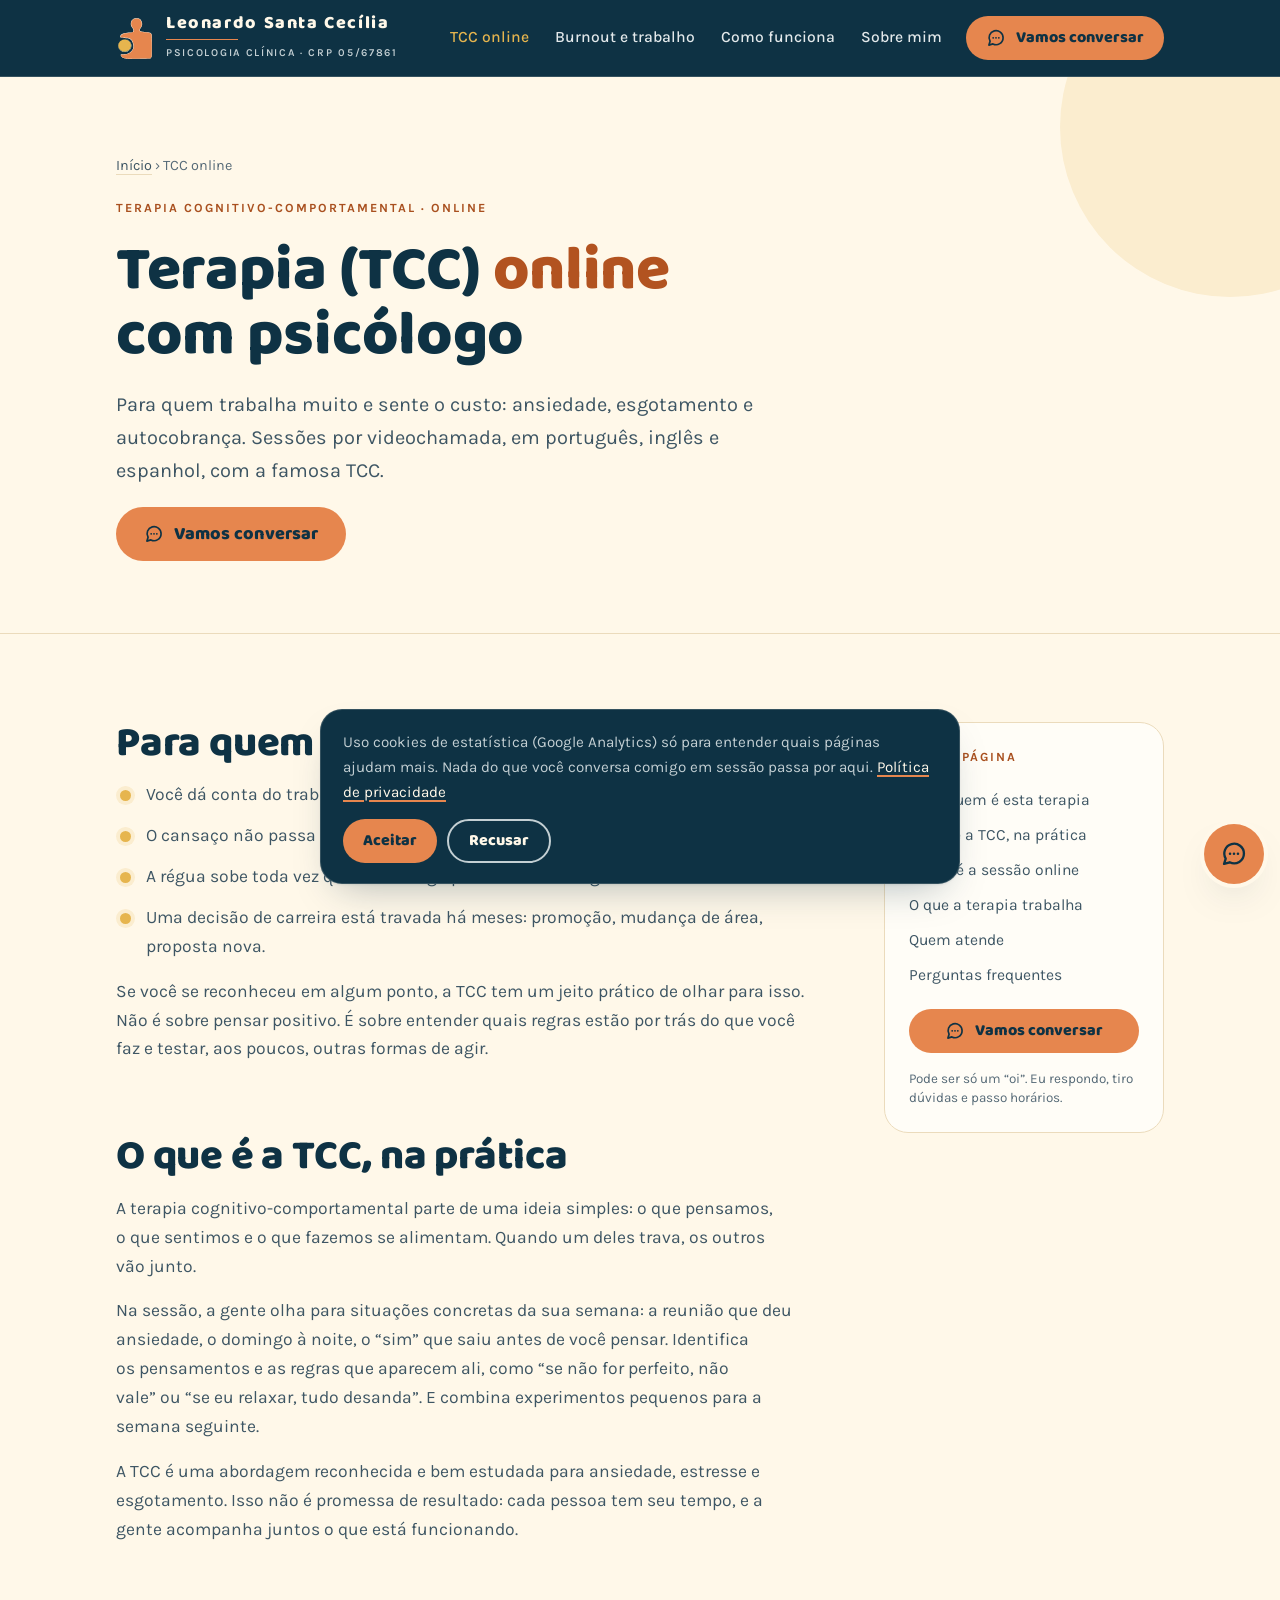
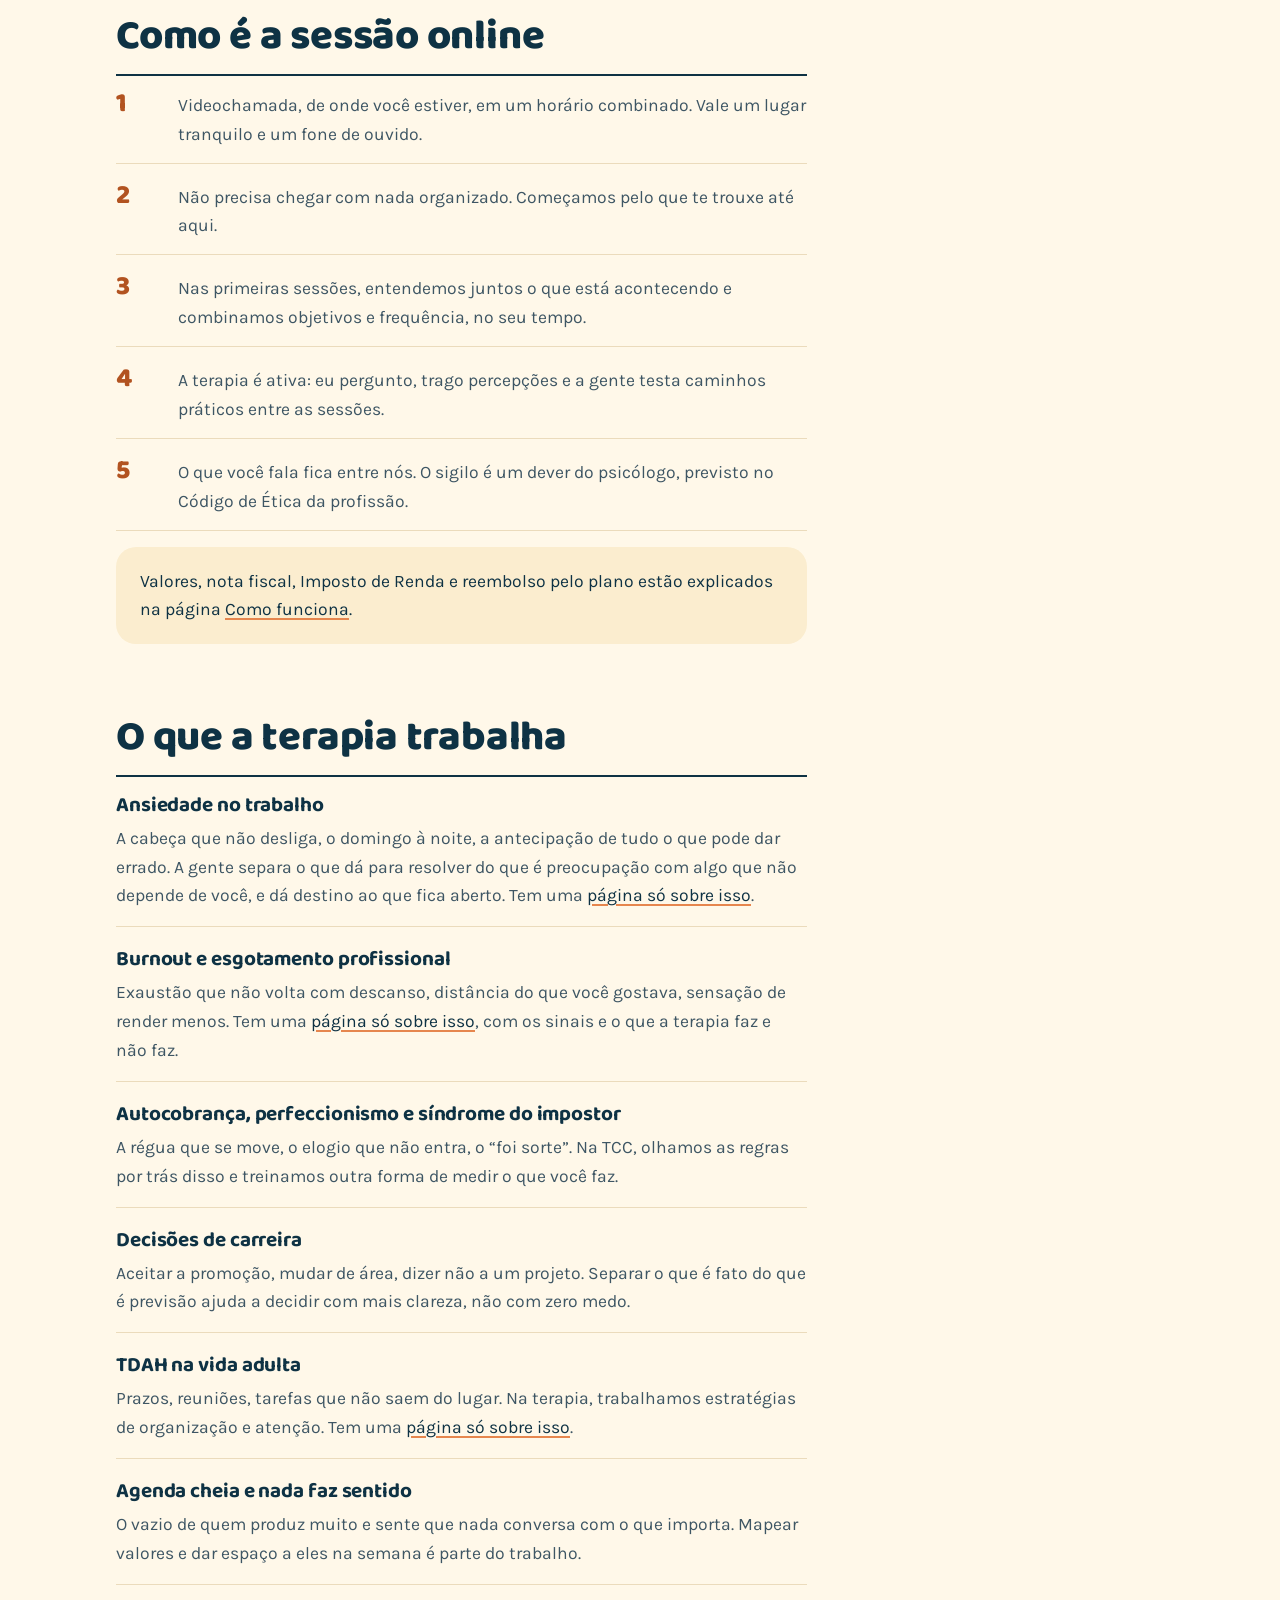
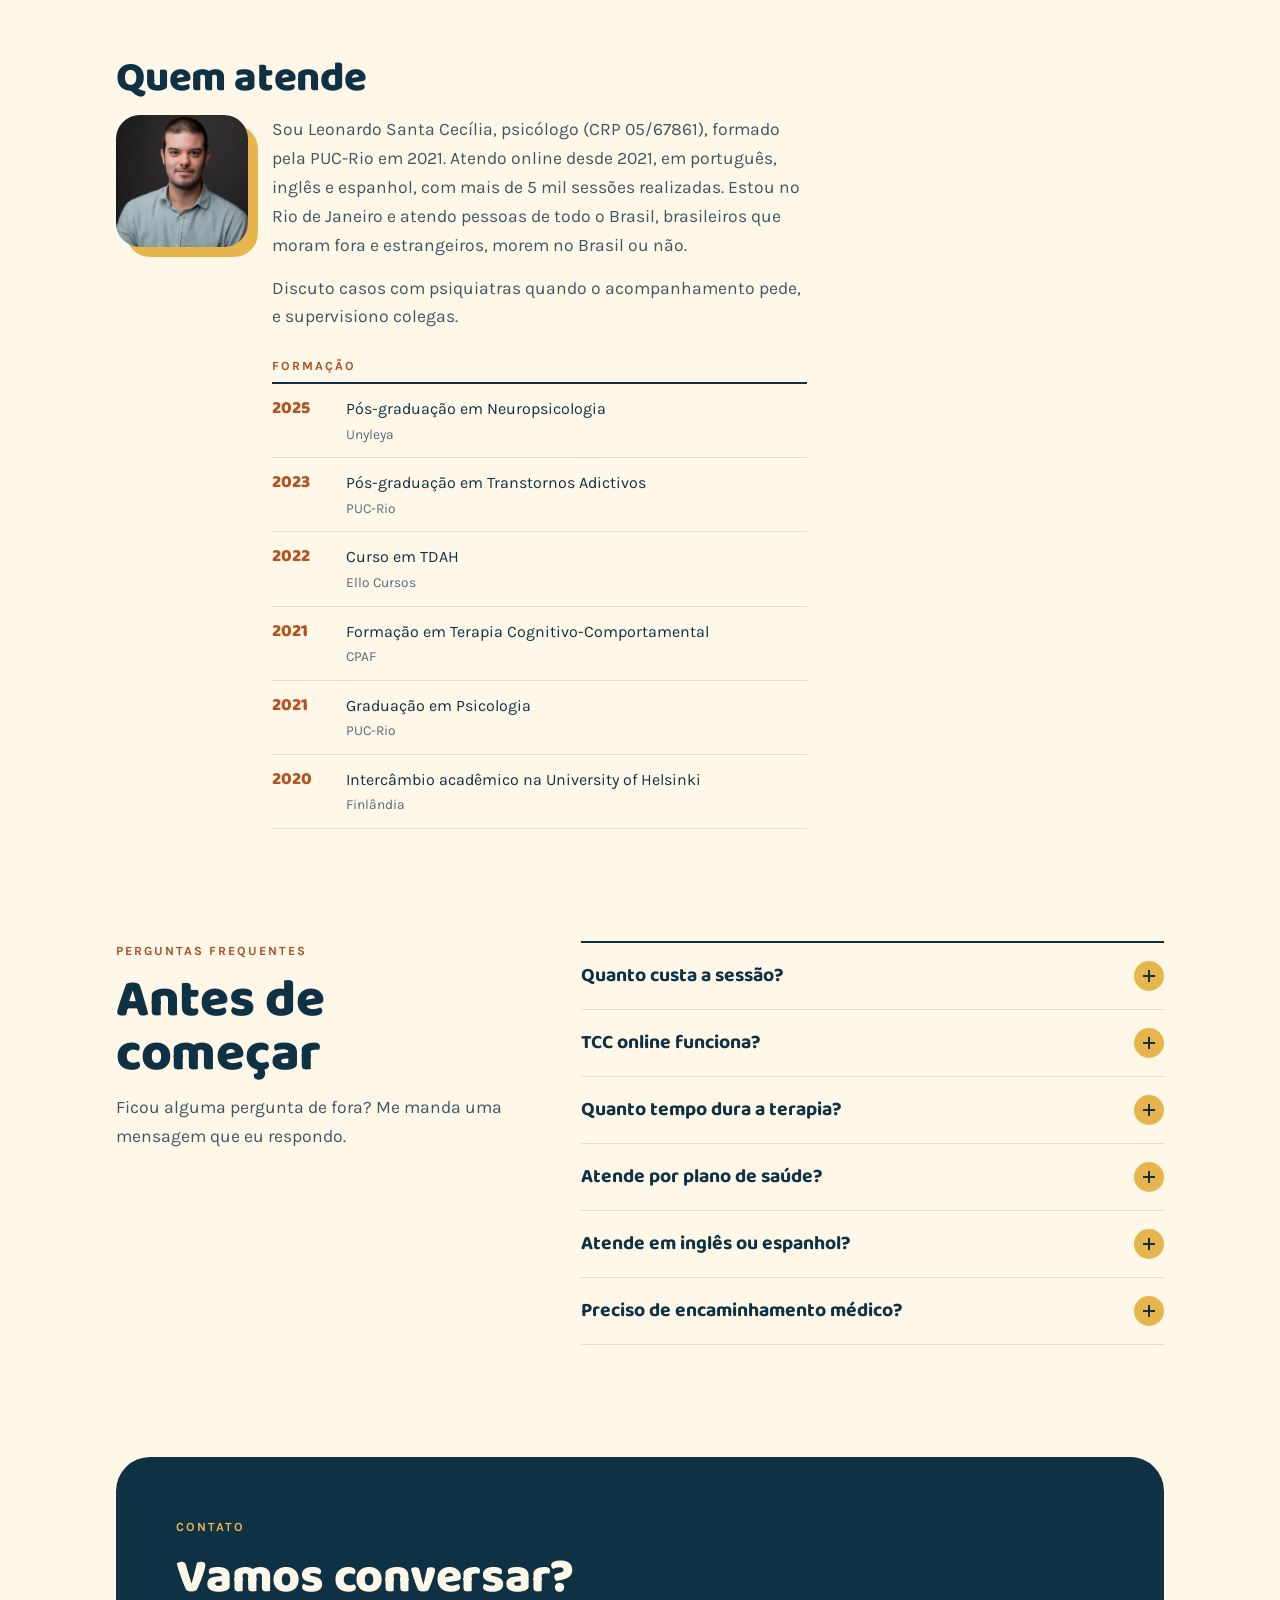
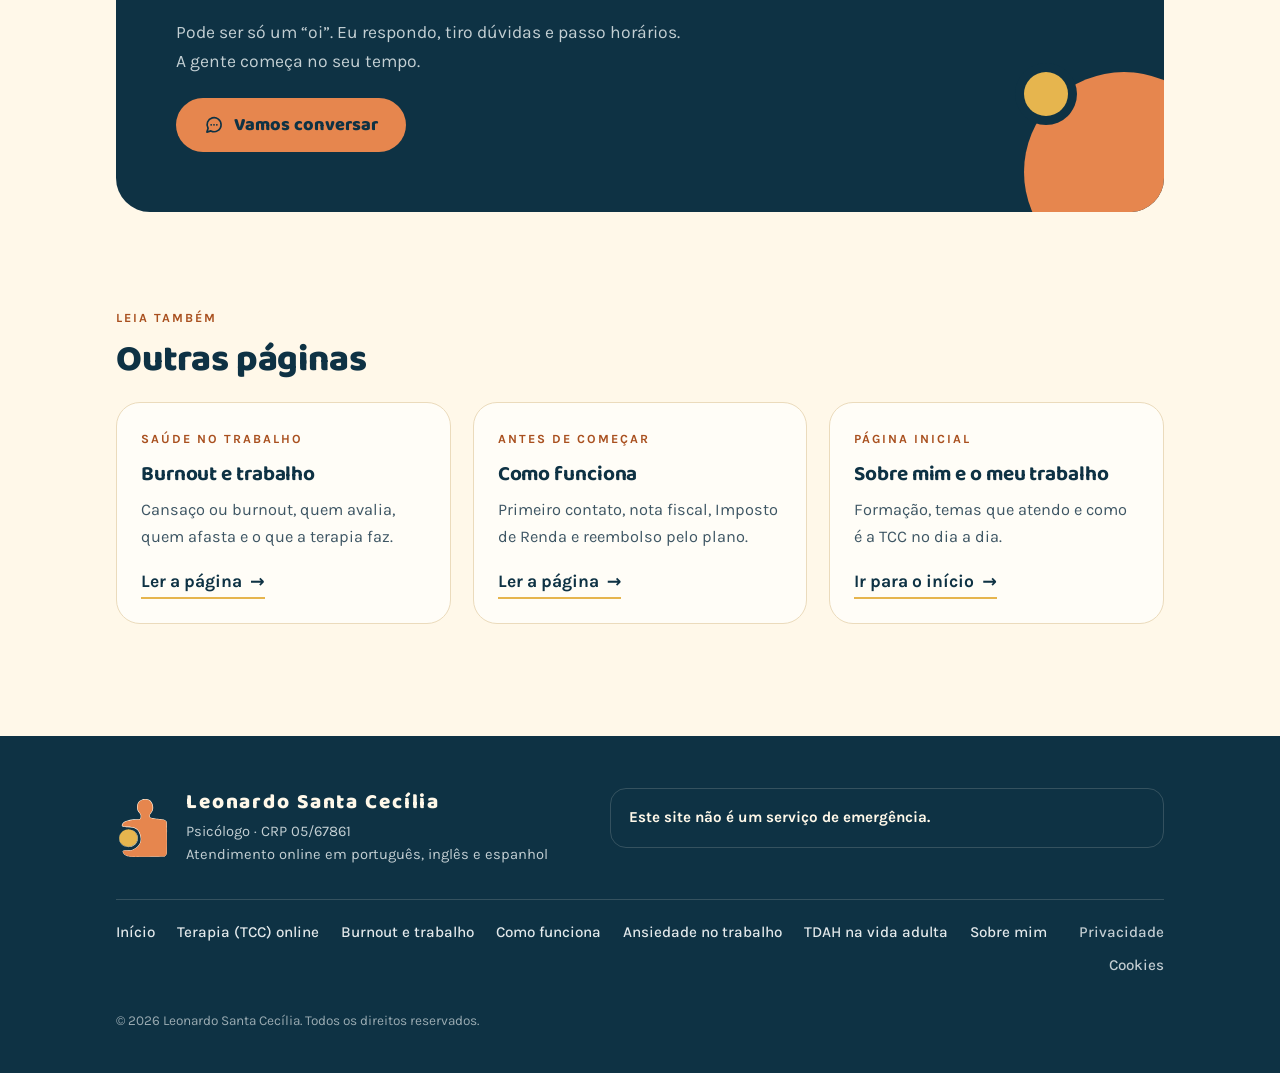
<file: tcc-online/index.html>
<!doctype html>
<html lang="pt-BR">
<head>
<meta charset="utf-8">
<meta name="viewport" content="width=device-width, initial-scale=1, viewport-fit=cover">
<title>Terapia (TCC) online com psicólogo · Leonardo Santa Cecília</title>
<meta name="description" content="TCC online com psicólogo: para quem é, como é a sessão por vídeo e o que a terapia trabalha. Leonardo Santa Cecília, psicólogo, CRP 05/67861.">
<link rel="canonical" href="https://psicologoleonardosc.com/tcc-online/">
<meta name="theme-color" content="#0E3244">
<link rel="icon" href="../favicon.svg" type="image/svg+xml">
<link rel="icon" href="../favicon-32.png" sizes="32x32" type="image/png">
<link rel="apple-touch-icon" href="../apple-touch-icon.png">

<meta property="og:type" content="website">
<meta property="og:locale" content="pt_BR">
<meta property="og:site_name" content="Leonardo Santa Cecília · Psicólogo">
<meta property="og:title" content="Terapia (TCC) online com psicólogo · Leonardo Santa Cecília">
<meta property="og:description" content="TCC online com psicólogo: para quem é, como é a sessão por vídeo e o que a terapia trabalha. Leonardo Santa Cecília, psicólogo, CRP 05/67861.">
<meta property="og:url" content="https://psicologoleonardosc.com/tcc-online/">
<meta property="og:image" content="https://psicologoleonardosc.com/og-image.jpg">
<meta property="og:image:width" content="1200">
<meta property="og:image:height" content="630">
<meta name="twitter:card" content="summary_large_image">
<script type="application/ld+json">{"@context":"https://schema.org","@graph":[{"@type":"WebPage","@id":"https://psicologoleonardosc.com/tcc-online/","name":"Terapia (TCC) online com psicólogo · Leonardo Santa Cecília","url":"https://psicologoleonardosc.com/tcc-online/","inLanguage":"pt-BR","isPartOf":{"@id":"https://psicologoleonardosc.com/#site"},"about":{"@id":"https://psicologoleonardosc.com/#servico"},"author":{"@id":"https://psicologoleonardosc.com/#leonardo"}},{"@type":"BreadcrumbList","itemListElement":[{"@type":"ListItem","position":1,"name":"Início","item":"https://psicologoleonardosc.com/"},{"@type":"ListItem","position":2,"name":"TCC online","item":"https://psicologoleonardosc.com/tcc-online/"}]}]}</script>

<link rel="preconnect" href="https://fonts.googleapis.com">
<link rel="preconnect" href="https://fonts.gstatic.com" crossorigin>
<link rel="stylesheet" href="https://fonts.googleapis.com/css2?family=Baloo+Thambi+2:wght@700;800&family=Karla:wght@400..700&display=swap">
<link rel="stylesheet" href="../estilo.css">
<script src="../consent.js" defer></script>
</head>
<body data-page="tcc-online" data-root="../">
<svg width="0" height="0" style="position:absolute" aria-hidden="true" focusable="false">
  <defs>
    <symbol id="simbolo" viewBox="0 0 429 509"><path style="fill:var(--sym-base,transparent)" d="M137.3 490.6C137.1 490.4 134.3 490.1 131.1 489.9C121.7 489.3 115.0 488.5 107.6 487.0C106.2 486.7 103.9 486.3 102.6 486.0C101.3 485.8 99.2 485.3 98.0 485.0C96.8 484.7 95.0 484.3 94.0 484.0C92.4 483.7 88.9 482.5 83.1 480.3C68.3 474.8 51.9 458.9 48.6 447.0C48.2 445.8 47.7 444.1 47.5 443.2C46.4 439.7 46.7 438.9 51.0 434.6C56.6 429.0 58.9 427.9 67.1 427.2C68.7 427.0 70.2 426.6 70.5 426.3C70.8 425.8 71.0 422.4 70.9 416.5L70.8 407.3 L64.3 404.0C60.8 402.2 55.9 399.3 53.4 397.5C48.7 394.2 42.0 387.9 39.0 384.0C38.0 382.8 36.3 380.8 35.1 379.6C32.3 376.8 27.7 369.8 25.7 365.2C22.7 358.5 22.4 357.7 21.9 355.8C21.7 354.6 21.2 352.9 20.9 351.8C19.6 346.4 19.3 344.1 19.4 336.5C19.4 324.7 20.1 321.0 24.9 308.7C25.9 306.1 30.4 299.1 34.5 293.8C37.5 289.7 50.8 276.5 53.8 274.5C55.2 273.6 56.9 272.3 57.6 271.6L59.0 270.3 L59.0 260.3C59.0 249.4 58.9 249.0 56.4 249.0C55.7 249.0 54.5 248.8 53.9 248.5C53.3 248.3 52.1 247.9 51.4 247.8C49.3 247.3 42.4 240.1 41.6 237.6C40.4 233.5 40.8 230.6 44.0 222.4C45.3 218.9 47.6 215.9 53.3 210.2C59.2 204.3 63.4 201.3 71.4 197.3C76.5 194.8 89.1 190.1 94.1 188.9C95.2 188.7 96.9 188.3 98.0 188.0C99.1 187.7 101.0 187.3 102.1 187.0C104.7 186.3 108.2 185.6 112.1 185.0C113.7 184.7 116.4 184.3 118.1 184.0C129.0 182.2 143.3 181.0 166.0 180.0C181.0 179.4 184.6 179.0 186.3 177.7L187.8 176.6 L187.9 161.9L188.0 147.1 L185.5 143.0C183.0 138.9 179.0 133.4 177.5 132.0C175.3 129.9 170.1 122.1 167.5 117.1C166.2 114.4 163.5 106.6 162.9 103.2C162.2 100.0 162.2 79.3 162.9 74.8C163.2 72.8 163.7 70.3 164.0 69.1C164.3 68.0 164.7 66.2 164.9 65.1C165.3 63.4 166.1 61.2 167.7 57.2C169.4 53.0 172.1 49.5 178.7 42.8C191.2 30.2 201.4 24.0 215.0 20.5C216.2 20.2 218.0 19.7 219.0 19.4C221.0 18.9 236.6 19.2 245.2 19.9C253.2 20.6 255.5 21.3 262.5 24.7C265.1 26.1 268.6 28.2 270.2 29.4C274.9 33.0 281.9 40.3 285.6 45.5C288.9 50.1 293.6 58.7 295.2 62.8C295.6 63.9 296.3 65.8 296.8 67.0C298.5 71.5 299.5 76.9 300.1 84.8C301.0 97.1 300.5 103.9 298.1 111.2C297.3 113.7 292.0 124.0 290.0 127.0C289.0 128.5 287.8 130.5 287.3 131.3C286.9 132.2 284.8 135.2 282.8 138.0L279.0 143.0 L279.1 155.1L279.2 167.2 L280.8 168.0C281.6 168.4 283.1 168.9 284.1 169.1C285.9 169.5 287.5 169.9 292.1 171.0C293.3 171.3 295.5 171.8 297.0 172.0C298.5 172.3 301.0 172.7 302.5 173.0C310.7 174.6 319.4 175.7 335.0 177.0C358.5 179.0 367.4 180.1 374.8 181.9C375.9 182.2 377.6 182.7 378.8 182.9C379.9 183.2 381.6 183.7 382.8 184.1C383.9 184.6 385.9 185.4 387.4 185.9C390.1 186.9 396.5 191.3 399.6 194.2C401.7 196.1 405.5 201.1 406.8 203.5C408.6 207.0 409.5 214.7 410.1 231.8C411.1 262.7 410.3 452.5 409.2 456.8C407.1 464.3 405.7 467.3 401.5 472.9C397.9 477.8 395.4 480.4 391.1 483.7C385.3 488.1 392.7 487.7 311.5 488.1C237.9 488.5 199.3 489.0 181.0 490.0C167.6 490.7 137.8 491.1 137.3 490.6Z"/><path style="fill:var(--sym-line,transparent)" d="M142.3 485.7C142.1 485.5 140.5 485.2 138.8 485.2C134.2 485.1 120.3 484.0 119.8 483.6C119.5 483.4 117.5 483.2 115.3 483.1C112.9 483.1 110.2 482.6 108.5 482.0C107.0 481.5 104.7 481.0 103.5 481.0C102.2 481.0 100.1 480.5 98.6 480.0C97.2 479.4 95.3 479.0 94.5 479.0C93.6 479.0 92.2 478.6 91.4 478.2C90.5 477.7 88.3 476.8 86.5 476.2C80.8 474.3 78.1 473.1 76.6 472.1C75.8 471.5 74.9 471.0 74.6 471.0C74.1 471.0 72.6 470.0 67.9 466.6C62.2 462.5 55.0 452.9 53.9 447.9C53.7 446.8 53.3 445.0 53.0 443.9C51.6 438.3 51.6 438.3 56.7 434.9C58.8 433.6 60.3 433.0 61.7 432.9C62.8 432.9 64.4 432.7 65.2 432.6C66.1 432.5 77.3 432.2 90.2 432.0C110.4 431.7 114.5 431.5 118.8 430.7C121.5 430.1 124.3 429.4 124.9 429.1C125.5 428.7 127.3 428.0 128.9 427.5C130.6 427.0 133.0 426.0 134.4 425.3C135.8 424.6 137.2 424.0 137.5 424.0C137.7 424.0 139.1 423.3 140.5 422.5C141.9 421.7 144.1 420.3 145.5 419.5C146.9 418.7 148.3 418.0 148.7 418.0C149.0 418.0 150.3 417.2 151.5 416.2C152.7 415.2 154.8 413.8 156.0 413.1C161.1 410.1 170.9 401.3 176.8 394.2C183.3 386.4 192.0 370.8 192.0 366.9C192.0 366.4 192.4 365.1 192.9 364.1C193.4 363.1 194.1 359.9 194.5 357.0C194.8 354.1 195.2 351.1 195.3 350.2C196.0 346.6 196.1 340.4 195.5 335.8C194.9 330.3 193.3 320.8 192.5 317.9C192.2 316.8 191.8 315.0 191.5 313.9C190.2 308.9 187.7 301.7 186.9 300.4C186.4 299.7 186.0 298.6 186.0 297.9C186.0 297.3 185.5 296.2 185.0 295.5C184.5 294.8 184.0 294.0 184.0 293.6C184.0 293.0 181.8 288.5 179.7 284.8C179.2 283.9 178.7 283.0 178.5 282.7C177.8 281.2 172.8 274.0 171.4 272.3C166.9 267.0 159.5 261.3 155.0 259.6C154.0 259.2 151.8 258.3 150.1 257.5C148.4 256.7 146.3 256.0 145.5 256.0C144.6 256.0 143.2 255.6 142.4 255.1C141.5 254.7 139.5 254.1 138.0 253.9C136.5 253.7 134.0 253.3 132.5 253.0C123.5 251.2 110.5 249.5 94.0 248.0C76.6 246.3 66.3 245.2 57.0 243.8C54.2 243.4 51.6 243.0 51.2 243.0C50.1 243.0 47.2 239.5 46.8 237.6C45.7 232.3 46.1 229.4 49.3 222.2C51.0 218.4 51.2 217.9 52.7 216.3C53.6 215.4 54.7 214.1 55.3 213.4C56.7 211.8 59.7 209.4 62.8 207.2C65.6 205.3 73.7 201.0 74.6 201.0C75.0 201.0 75.8 200.5 76.5 200.0C77.2 199.5 78.3 199.0 78.9 199.0C79.5 199.0 80.9 198.6 82.0 198.0C83.1 197.5 84.4 197.0 84.9 197.0C85.9 197.0 89.6 195.7 91.2 194.9C91.8 194.6 93.3 194.1 94.5 193.9C95.7 193.7 97.7 193.3 98.8 193.0C113.4 189.3 135.2 186.3 153.2 185.7C177.1 184.9 184.7 184.3 186.6 182.9C187.3 182.4 188.1 182.0 188.4 182.0C188.7 182.0 189.7 181.3 190.6 180.3C192.3 178.7 192.4 178.4 195.5 168.2C196.3 165.6 196.1 155.2 195.2 153.4C194.8 152.6 194.0 150.7 193.6 149.3C192.7 146.7 186.6 136.0 186.0 136.0C185.8 136.0 184.7 134.7 183.5 133.0C182.3 131.4 181.2 130.0 181.0 130.0C180.6 130.0 177.8 126.1 175.6 122.5C171.3 115.4 169.7 111.3 167.8 101.2C166.3 93.9 167.1 76.5 169.3 68.5C172.3 57.8 174.3 53.0 177.8 49.1C181.2 45.1 188.3 38.5 189.0 38.5C189.3 38.5 190.7 37.5 192.1 36.4C195.5 33.6 201.2 30.2 204.6 28.9C206.0 28.4 208.2 27.5 209.2 27.1C210.3 26.7 212.3 26.2 213.5 25.9C214.7 25.7 217.3 25.2 219.2 24.8C221.9 24.1 224.5 24.0 230.7 24.2C240.3 24.5 249.0 25.2 251.8 25.9C256.3 27.0 260.6 28.7 263.2 30.3C264.8 31.2 266.5 32.1 267.0 32.3C267.6 32.4 268.0 32.8 268.0 33.0C268.0 33.3 268.9 33.9 269.9 34.5C272.8 35.9 276.4 39.8 280.5 45.7C284.4 51.3 288.0 57.3 288.0 58.4C288.0 58.7 288.4 59.6 288.9 60.4C289.4 61.1 290.0 62.4 290.3 63.2C290.7 64.1 291.3 65.8 291.8 67.0C293.4 71.3 294.4 76.6 295.1 85.0C296.0 96.6 295.5 103.9 293.1 111.2C292.2 114.1 287.9 122.2 285.0 126.5C283.4 128.8 281.6 131.7 281.0 132.9C280.4 134.1 277.9 137.8 275.5 141.0C273.0 144.3 271.0 147.2 271.0 147.5C271.0 147.8 270.6 148.7 270.0 149.4C269.0 150.9 268.0 155.5 268.0 158.7C268.0 159.8 268.7 162.7 269.5 165.0C270.3 167.3 271.0 169.3 271.0 169.4C271.0 169.4 272.1 170.0 273.4 170.7C276.0 172.0 277.5 172.4 285.9 174.5C286.9 174.7 289.0 175.3 290.5 175.8C292.0 176.2 295.8 177.0 299.0 177.5C302.2 178.0 305.9 178.7 307.2 179.0C312.0 180.0 320.1 180.8 345.1 183.0C350.4 183.4 355.3 183.9 364.0 185.0C366.1 185.2 368.8 185.7 370.0 186.0C371.2 186.3 373.3 186.7 374.5 187.0C377.9 187.6 387.7 191.0 390.3 192.4C393.3 194.1 397.7 197.7 399.2 199.6C402.1 203.5 402.6 204.9 403.8 213.0C404.8 219.4 405.0 222.9 405.0 232.9C405.0 240.6 405.2 245.4 405.5 246.1C405.9 246.8 405.9 247.4 405.3 248.3C404.2 250.0 404.1 264.3 405.3 265.9C405.9 266.8 406.0 269.0 405.8 281.6C405.6 289.7 405.5 298.4 405.5 301.1C405.5 309.9 405.5 338.6 405.5 356.9C405.5 360.7 405.4 384.0 405.2 408.8C405.0 449.5 404.9 453.8 404.2 454.3C403.7 454.7 403.5 455.4 403.7 456.1C403.8 456.7 403.6 457.7 403.2 458.2C402.8 458.8 402.5 459.7 402.5 460.3C402.5 460.9 401.8 462.6 401.0 464.0C400.2 465.5 399.5 467.1 399.5 467.5C399.5 468.0 398.8 469.0 398.0 469.8C397.2 470.5 396.5 471.5 396.5 471.9C396.5 472.9 391.7 478.2 389.5 479.7C388.4 480.4 386.6 481.2 385.4 481.5C384.1 481.8 365.6 482.1 336.8 482.2C311.2 482.4 278.7 482.7 264.5 483.0C234.0 483.6 231.5 483.6 208.2 483.4C194.3 483.3 189.7 483.4 188.0 484.0C186.8 484.3 182.4 484.8 178.2 485.1C169.9 485.5 170.0 485.5 162.2 485.5C159.2 485.5 153.6 485.6 149.8 485.8C145.9 486.0 142.6 485.9 142.3 485.7ZM95.5 406.5C94.3 406.3 90.9 405.8 88.0 405.5C85.1 405.2 82.1 404.7 81.2 404.5C80.4 404.2 79.1 404.0 78.5 404.0C77.4 404.0 73.9 402.9 66.8 400.2C63.7 399.0 62.2 398.1 55.2 393.5C48.1 388.7 46.4 387.3 44.1 384.0C43.2 382.8 41.2 380.5 39.8 378.9C38.3 377.4 36.7 375.4 36.2 374.4C35.7 373.5 34.7 372.0 34.0 371.1C33.2 370.3 32.3 368.8 32.1 367.9C31.8 367.0 31.1 365.4 30.3 364.3C29.6 363.2 29.0 362.0 29.0 361.7C29.0 361.3 28.6 360.2 28.2 359.4C27.7 358.5 27.1 356.7 26.9 355.5C26.7 354.3 26.3 352.2 26.0 351.0C24.8 346.3 24.4 342.6 24.4 337.0C24.4 331.0 24.8 324.8 25.3 323.5C25.5 323.1 25.8 322.0 26.0 321.0C26.5 318.7 29.4 310.7 30.3 308.9C30.7 308.2 31.0 307.1 31.0 306.6C31.0 306.1 31.6 305.1 32.2 304.5C34.0 302.8 33.9 304.1 32.0 307.8C30.3 310.9 28.7 315.4 27.9 319.0C27.7 320.2 27.2 322.4 26.9 323.8C26.2 327.0 26.2 339.8 26.9 343.9C27.2 345.6 27.7 348.3 27.9 349.9C28.3 352.4 28.9 354.5 31.7 361.9C32.8 364.9 35.2 369.5 36.9 372.1C38.6 374.5 46.5 382.4 50.0 385.0C51.2 386.0 52.6 387.0 52.9 387.4C54.4 388.8 60.9 392.9 64.4 394.7C68.0 396.5 75.3 399.2 79.2 400.1C80.3 400.3 82.2 400.8 83.2 401.1C88.0 402.3 91.8 402.6 100.0 402.6C108.1 402.7 110.3 402.4 115.9 401.0C117.0 400.7 118.8 400.3 119.9 400.1C124.2 399.1 136.7 392.8 142.5 388.6C150.6 382.8 158.0 374.3 162.7 365.4C164.4 362.3 167.1 354.9 168.1 350.8C170.3 341.7 170.2 327.7 168.1 319.2C167.8 318.1 167.3 316.4 167.1 315.2C166.8 314.1 166.3 312.5 165.9 311.5C165.5 310.5 164.6 308.5 163.9 307.0C163.3 305.5 160.8 301.3 158.4 297.8C151.5 287.3 143.6 280.3 132.1 274.6C128.8 272.9 125.3 271.1 124.4 270.5L122.8 269.4 L125.0 269.8C126.2 270.0 128.1 270.5 129.1 271.1C130.1 271.6 131.2 272.0 131.5 272.0C131.8 272.0 132.7 272.5 133.4 273.0C134.2 273.6 135.7 274.3 136.7 274.7C138.6 275.4 146.0 280.4 146.0 281.1C146.0 281.2 147.1 282.1 148.5 283.0C149.9 283.9 151.7 285.5 152.4 286.6C153.1 287.6 154.4 289.0 155.3 289.5C156.3 290.1 157.7 291.6 158.6 292.9C159.5 294.2 160.8 295.8 161.5 296.5C162.2 297.3 163.1 298.5 163.4 299.3C163.8 300.1 164.4 301.3 164.8 302.0C167.1 306.0 170.0 312.1 170.0 312.9C170.0 313.4 170.4 314.8 170.8 316.0C171.7 318.4 172.2 320.3 173.2 325.8C174.8 333.8 173.8 346.8 170.8 355.0C170.4 356.2 170.0 357.7 170.0 358.2C170.0 358.7 169.6 359.7 169.1 360.4C168.6 361.2 168.0 362.3 167.8 363.0C167.7 363.7 166.7 365.6 165.8 367.2C164.8 368.8 164.0 370.3 164.0 370.6C164.0 371.7 158.1 379.3 154.4 383.0C148.6 388.8 147.2 389.9 138.8 395.2C131.7 399.7 130.3 400.4 126.1 401.8C123.7 402.5 121.1 403.5 120.2 403.9C118.6 404.7 116.6 405.1 108.5 406.2C102.7 407.0 98.9 407.1 95.5 406.5ZM111.8 267.2C111.7 267.0 110.3 266.9 108.9 266.9C107.2 267.0 105.9 266.7 105.2 266.3C104.3 265.6 104.5 265.6 107.0 265.7C111.0 266.0 116.2 267.5 113.2 267.5C112.6 267.5 112.0 267.4 111.8 267.2ZM403.9 253.4C403.8 251.1 403.7 253.1 403.7 257.8C403.7 262.4 403.8 264.3 403.9 261.9C404.0 259.4 404.0 255.6 403.9 253.4Z"/><path fill="#E6864E" d="M135.2 483.8C133.9 483.6 130.2 483.2 127.0 483.0C121.5 482.6 117.8 482.1 111.2 481.0C106.1 480.2 102.8 479.6 100.8 479.0C99.7 478.7 98.0 478.3 97.0 478.0C94.4 477.5 86.4 474.7 83.4 473.3C81.9 472.6 79.7 471.7 78.5 471.2C72.6 468.8 64.0 461.7 61.4 457.3C56.7 449.1 53.6 441.1 54.4 439.2C55.1 437.8 59.4 435.7 63.3 434.9C65.2 434.5 70.4 434.3 78.1 434.4C107.7 434.7 109.3 434.6 118.8 433.1C130.5 431.1 142.2 426.0 157.1 416.0C159.4 414.4 161.7 412.8 162.1 412.4C162.4 412.0 163.9 410.9 165.3 409.8C171.7 404.6 182.4 392.9 187.4 385.5C189.5 382.3 194.4 372.4 195.6 368.8C197.2 364.0 197.5 362.6 199.1 352.2C200.1 345.7 199.6 333.2 198.0 325.5C197.7 324.0 197.3 321.7 197.0 320.5C196.8 319.3 196.3 317.4 196.1 316.2C195.8 315.1 195.3 313.4 195.1 312.2C194.2 308.4 189.6 295.1 187.7 291.2C180.4 275.4 174.5 267.4 165.8 261.5C162.2 259.1 152.7 254.1 149.0 252.8C147.9 252.3 146.0 251.6 144.9 251.2C143.7 250.7 141.8 250.2 140.8 249.9C139.7 249.7 138.0 249.2 137.0 249.0C130.9 247.4 129.5 247.1 121.2 246.0C114.4 245.0 104.4 244.1 86.0 243.0C75.4 242.4 63.4 241.1 57.8 240.1C51.2 238.9 48.9 236.0 50.5 230.8C50.7 229.9 51.3 228.0 51.8 226.4C53.1 221.7 59.0 214.5 64.5 210.7C68.7 207.8 78.7 203.2 85.2 201.1C97.4 197.3 98.5 197.0 103.6 196.0C106.3 195.4 109.7 194.8 113.6 194.0C118.2 193.1 128.4 191.7 136.8 191.0C142.0 190.5 149.7 190.0 170.4 189.0C187.1 188.2 189.9 187.4 194.8 181.4C196.3 179.7 197.2 177.3 198.6 171.8C198.8 170.7 199.3 169.1 199.5 168.2C200.1 166.2 200.1 155.8 199.5 153.8C199.3 152.9 198.8 151.2 198.4 150.0C196.9 144.5 193.1 138.4 185.1 128.8C179.2 121.6 173.5 110.1 171.9 102.2C171.2 99.0 171.2 81.2 171.9 76.8C172.2 74.8 172.7 71.9 172.9 70.2C173.9 63.8 176.7 57.6 181.5 51.0C185.1 46.2 184.9 46.4 188.0 44.0C189.2 43.0 190.6 42.0 190.9 41.6C192.6 40.1 199.1 36.0 203.5 33.8C214.7 28.1 225.9 26.2 237.5 28.0C239.6 28.3 243.4 28.7 246.0 28.9C253.6 29.6 259.5 32.0 267.2 37.7C272.1 41.3 275.5 45.3 280.0 52.8C283.8 59.1 284.2 60.0 287.4 68.8C290.1 76.2 290.6 80.4 290.6 92.5C290.6 103.3 290.2 107.3 288.8 111.0C288.3 112.2 287.6 114.1 287.2 115.2C285.9 118.6 277.1 132.8 271.6 140.2C266.8 146.8 265.0 151.6 265.0 158.0C265.0 162.8 265.9 166.5 267.7 169.3C268.8 170.9 271.8 173.0 274.5 174.2C275.8 174.7 277.5 175.4 278.5 175.9C279.5 176.3 281.0 176.8 282.0 177.0C283.0 177.3 284.8 177.7 286.0 178.0C287.2 178.3 289.5 178.8 291.1 179.0C297.0 180.0 299.8 180.5 302.5 181.0C310.7 182.6 317.2 183.4 327.0 184.0C347.7 185.3 354.8 185.9 361.2 187.0C362.9 187.3 365.5 187.7 367.0 188.0C368.5 188.2 370.6 188.7 371.8 188.9C373.8 189.5 376.6 190.2 379.9 191.0C384.7 192.1 388.5 193.9 392.9 197.1C396.9 200.0 398.8 202.9 400.1 208.2C402.2 217.1 402.5 222.3 402.9 259.2C403.1 277.4 403.4 292.5 403.7 292.9C404.0 293.4 404.4 327.7 404.5 356.8C404.5 385.0 403.6 454.6 403.1 456.5C401.2 464.7 395.6 474.3 390.7 478.0C385.2 482.1 389.7 481.7 337.2 482.1C311.4 482.3 278.7 482.7 264.5 483.0C232.2 483.6 229.9 483.6 209.2 483.2C197.2 483.0 191.7 483.1 190.5 483.5C188.4 484.2 139.1 484.5 135.2 483.8Z"/><path fill="#E6B54E" d="M91.0 402.5C90.6 402.2 89.4 402.0 88.3 402.0C87.2 402.0 85.6 401.8 84.8 401.5C83.9 401.3 82.2 400.8 81.0 400.5C75.3 399.0 68.4 396.6 64.8 394.8C61.0 393.0 54.5 388.9 52.9 387.4C52.6 387.0 51.2 386.0 50.0 385.0C48.8 384.0 45.5 381.0 42.7 378.3C37.4 373.0 34.1 368.3 32.1 363.0C31.6 361.5 30.5 358.7 29.7 356.8C29.0 354.8 28.2 351.8 27.9 350.0C27.7 348.2 27.2 345.4 27.0 343.8C26.1 338.8 25.6 329.4 26.1 327.5C26.4 326.5 26.7 325.1 26.8 324.2C27.8 317.9 29.3 313.5 32.9 305.9C34.4 303.0 35.5 300.4 35.5 300.1C35.5 299.9 36.1 299.1 36.7 298.5C37.4 297.9 38.0 297.1 38.0 296.8C38.0 296.5 38.9 295.3 40.0 294.3C41.1 293.2 42.0 292.0 42.0 291.7C42.0 291.1 50.1 283.4 53.5 280.9C56.9 278.3 62.9 274.5 63.6 274.5C64.0 274.5 65.5 273.8 67.0 272.9C70.1 271.1 75.6 269.0 77.5 269.0C78.2 269.0 79.8 268.6 81.0 268.2C83.6 267.2 87.2 266.6 94.0 266.0C96.6 265.8 99.5 265.4 100.3 265.2C101.3 265.0 102.4 265.2 103.3 265.7C104.1 266.1 106.1 266.6 107.8 266.8C109.4 267.0 112.2 267.5 114.0 267.9C115.8 268.3 118.1 268.7 119.0 268.8C121.7 269.2 135.5 275.9 140.4 279.3C147.5 284.2 153.5 290.3 158.4 297.8C160.8 301.3 163.3 305.5 163.9 307.0C164.6 308.5 165.5 310.5 165.9 311.5C166.3 312.5 166.8 314.1 167.1 315.1C167.3 316.2 167.7 318.0 168.0 319.1C169.3 323.9 169.6 327.6 169.6 335.0C169.6 344.8 169.0 348.5 166.1 357.4C162.1 369.3 153.4 380.8 142.5 388.6C136.7 392.8 124.2 399.1 119.9 400.1C118.8 400.3 117.0 400.7 115.9 401.0C114.7 401.3 112.6 401.8 111.2 402.1C107.9 402.8 92.0 403.1 91.0 402.5ZM404.0 257.2C404.0 253.1 404.2 250.5 404.5 250.5C404.8 250.5 405.0 253.1 405.0 257.2C405.0 261.4 404.8 264.0 404.5 264.0C404.2 264.0 404.0 261.4 404.0 257.2Z"/></symbol>
<symbol id="i-chat" viewBox="0 0 24 24"><path fill="none" stroke="currentColor" stroke-width="2" stroke-linecap="round" stroke-linejoin="round" d="M20.5 11.6a8.4 8.4 0 0 1-12.2 7.5L3.5 20.5l1.4-4.6a8.4 8.4 0 1 1 15.6-4.3z"/><path fill="none" stroke="currentColor" stroke-width="2.2" stroke-linecap="round" d="M8.6 11.8h.01M12 11.8h.01M15.4 11.8h.01"/></symbol>
  </defs>
</svg>

<a class="skip" href="#conteudo">Pular para o conteúdo</a>

<!-- WhatsApp desta página: a mensagem já chega dizendo que a pessoa veio da página "TCC online". -->
<header class="site-header">
  <div class="wrap">
    <a class="brand" href="../" aria-label="Leonardo Santa Cecília, psicólogo. Ir para a página inicial">
      <svg aria-hidden="true"><use href="#simbolo"/></svg>
      <span class="brand-text">
        <span class="brand-name"><span>Leonardo</span> <span>Santa Cecília</span></span>
        <span class="brand-sub">Psicologia clínica · CRP 05/67861</span>
      </span>
    </a>
    <nav class="nav" aria-label="Páginas">
      <a href="../tcc-online/" aria-current="page">TCC online</a>
      <a href="../burnout-trabalho/">Burnout e trabalho</a>
      <a href="../como-funciona/">Como funciona</a>
      <a href="../#sobre">Sobre mim</a>
    </nav>
    <details class="menu-m">
      <summary aria-label="Abrir o menu de páginas"><span aria-hidden="true" class="menu-m-ico"></span>Menu</summary>
      <nav class="menu-m-panel" aria-label="Páginas no celular">
        <a href="../tcc-online/" aria-current="page">TCC online</a>
        <a href="../burnout-trabalho/">Burnout e trabalho</a>
        <a href="../ansiedade-trabalho/">Ansiedade e autocobrança</a>
        <a href="../tdah-adulto/">TDAH na vida adulta</a>
        <a href="../como-funciona/">Como funciona</a>
        <a href="../#sobre">Sobre mim</a>
      </nav>
    </details>
    <a class="btn btn-sm" data-wa="cabecalho" href="https://wa.me/5521991117223?text=Oi%2C%20Leonardo%21%20Vi%20a%20p%C3%A1gina%20sobre%20TCC%20online%20no%20seu%20site%20e%20queria%20saber%20mais%20sobre%20o%20atendimento." target="_blank" rel="noopener">
      <svg aria-hidden="true"><use href="#i-chat"/></svg>
      Vamos conversar
    </a>
  </div>
</header>

<main id="conteudo">

  <header class="page-hero">
    <div class="wrap">
      <p class="crumbs"><a href="../">Início</a> <span aria-hidden="true">›</span> TCC online</p>
      <p class="label">Terapia Cognitivo-Comportamental · online</p>
      <h1>Terapia (TCC) <em>online</em> com psicólogo</h1>
      <p class="lead">Para quem trabalha muito e sente o custo: ansiedade, esgotamento e autocobrança. Sessões por videochamada, em português, inglês e espanhol, com a famosa TCC.</p>
      <a class="btn" data-wa="hero" href="https://wa.me/5521991117223?text=Oi%2C%20Leonardo%21%20Vi%20a%20p%C3%A1gina%20sobre%20TCC%20online%20no%20seu%20site%20e%20queria%20saber%20mais%20sobre%20o%20atendimento." target="_blank" rel="noopener">
        <svg aria-hidden="true"><use href="#i-chat"/></svg>
        Vamos conversar
      </a>
    </div>
  </header>

  <div class="wrap page-body">
    <div class="prose">
      <section class="block" id="para-quem">
        <h2>Para quem é esta terapia</h2>
        <ul class="dots">
          <li>Você dá conta do trabalho, mas a cabeça segue ligada depois do expediente.</li>
          <li>O cansaço não passa com o fim de semana, e às vezes nem com as férias.</li>
          <li>A régua sobe toda vez que você chega perto dela, e o elogio não entra.</li>
          <li>Uma decisão de carreira está travada há meses: promoção, mudança de área, proposta nova.</li>
        </ul>
        <p>Se você se reconheceu em algum ponto, a TCC tem um jeito prático de olhar para isso. Não é sobre pensar positivo. É sobre entender quais regras estão por trás do que você faz e testar, aos poucos, outras formas de agir.</p>
      </section>

      <section class="block" id="o-que-e">
        <h2>O que é a TCC, na prática</h2>
        <p>A terapia cognitivo-comportamental parte de uma ideia simples: o que pensamos, o que sentimos e o que fazemos se alimentam. Quando um deles trava, os outros vão junto.</p>
        <p>Na sessão, a gente olha para situações concretas da sua semana: a reunião que deu ansiedade, o domingo à noite, o “sim” que saiu antes de você pensar. Identifica os pensamentos e as regras que aparecem ali, como “se não for perfeito, não vale” ou “se eu relaxar, tudo desanda”. E combina experimentos pequenos para a semana seguinte.</p>
        <p>A TCC é uma abordagem reconhecida e bem estudada para ansiedade, estresse e esgotamento. Isso não é promessa de resultado: cada pessoa tem seu tempo, e a gente acompanha juntos o que está funcionando.</p>
      </section>

      <section class="block" id="sessao">
        <h2>Como é a sessão online</h2>
        <ol class="numbered">
          <li><span>Videochamada, de onde você estiver, em um horário combinado. Vale um lugar tranquilo e um fone de ouvido.</span></li>
          <li><span>Não precisa chegar com nada organizado. Começamos pelo que te trouxe até aqui.</span></li>
          <li><span>Nas primeiras sessões, entendemos juntos o que está acontecendo e combinamos objetivos e frequência, no seu tempo.</span></li>
          <li><span>A terapia é ativa: eu pergunto, trago percepções e a gente testa caminhos práticos entre as sessões.</span></li>
          <li><span>O que você fala fica entre nós. O sigilo é um dever do psicólogo, previsto no Código de Ética da profissão.</span></li>
        </ol>
        <div class="note"><p>Valores, nota fiscal, Imposto de Renda e reembolso pelo plano estão explicados na página <a href="../como-funciona/">Como funciona</a>.</p></div>
      </section>

      <section class="block" id="temas">
        <h2>O que a terapia trabalha</h2>
        <div class="topics">
          <div><h3>Ansiedade no trabalho</h3><p>A cabeça que não desliga, o domingo à noite, a antecipação de tudo o que pode dar errado. A gente separa o que dá para resolver do que é preocupação com algo que não depende de você, e dá destino ao que fica aberto. Tem uma <a href="../ansiedade-trabalho/">página só sobre isso</a>.</p></div>
          <div><h3>Burnout e esgotamento profissional</h3><p>Exaustão que não volta com descanso, distância do que você gostava, sensação de render menos. Tem uma <a href="../burnout-trabalho/">página só sobre isso</a>, com os sinais e o que a terapia faz e não faz.</p></div>
          <div><h3>Autocobrança, perfeccionismo e síndrome do impostor</h3><p>A régua que se move, o elogio que não entra, o “foi sorte”. Na TCC, olhamos as regras por trás disso e treinamos outra forma de medir o que você faz.</p></div>
          <div><h3>Decisões de carreira</h3><p>Aceitar a promoção, mudar de área, dizer não a um projeto. Separar o que é fato do que é previsão ajuda a decidir com mais clareza, não com zero medo.</p></div>
          <div><h3>TDAH na vida adulta</h3><p>Prazos, reuniões, tarefas que não saem do lugar. Na terapia, trabalhamos estratégias de organização e atenção. Tem uma <a href="../tdah-adulto/">página só sobre isso</a>.</p></div>
          <div><h3>Agenda cheia e nada faz sentido</h3><p>O vazio de quem produz muito e sente que nada conversa com o que importa. Mapear valores e dar espaço a eles na semana é parte do trabalho.</p></div>
        </div>
      </section>

      <section class="block" id="quem-atende">
        <h2>Quem atende</h2>
      <div class="who">
        <img src="../leonardo-retrato-560.jpg" width="560" height="700" loading="lazy" decoding="async" alt="Leonardo Santa Cecília, psicólogo">
        <div class="txt">
          <p>Sou Leonardo Santa Cecília, psicólogo (CRP 05/67861), formado pela PUC-Rio em 2021. Atendo online desde 2021, em português, inglês e espanhol, com mais de 5 mil sessões realizadas. Estou no Rio de Janeiro e atendo pessoas de todo o Brasil, brasileiros que moram fora e estrangeiros, morem no Brasil ou não.</p>
          <p>Discuto casos com psiquiatras quando o acompanhamento pede, e supervisiono colegas.</p>
          <div class="training">
            <h3>Formação</h3>
            <ul>
              <li><time>2025</time><span>Pós-graduação em Neuropsicologia<small>Unyleya</small></span></li>
              <li><time>2023</time><span>Pós-graduação em Transtornos Adictivos<small>PUC-Rio</small></span></li>
              <li><time>2022</time><span>Curso em TDAH<small>Ello Cursos</small></span></li>
              <li><time>2021</time><span>Formação em Terapia Cognitivo-Comportamental<small>CPAF</small></span></li>
              <li><time>2021</time><span>Graduação em Psicologia<small>PUC-Rio</small></span></li>
              <li><time>2020</time><span>Intercâmbio acadêmico na University of Helsinki<small>Finlândia</small></span></li>
            </ul>
          </div>
        </div>
      </div>
      </section>
    </div>
    <aside class="toc" aria-label="Nesta página">
      <p class="label">Nesta página</p>
      <ol>
          <li><a href="#para-quem">Para quem é esta terapia</a></li>
          <li><a href="#o-que-e">O que é a TCC, na prática</a></li>
          <li><a href="#sessao">Como é a sessão online</a></li>
          <li><a href="#temas">O que a terapia trabalha</a></li>
          <li><a href="#quem-atende">Quem atende</a></li>
          <li><a href="#perguntas">Perguntas frequentes</a></li>
      </ol>
      <a class="btn btn-sm" data-wa="indice" href="https://wa.me/5521991117223?text=Oi%2C%20Leonardo%21%20Vi%20a%20p%C3%A1gina%20sobre%20TCC%20online%20no%20seu%20site%20e%20queria%20saber%20mais%20sobre%20o%20atendimento." target="_blank" rel="noopener">
        <svg aria-hidden="true"><use href="#i-chat"/></svg>
        Vamos conversar
      </a>
      <small>Pode ser só um “oi”. Eu respondo, tiro dúvidas e passo horários.</small>
    </aside>
  </div>

  <section class="section faq" id="perguntas" style="padding-bottom: 0">
    <div class="wrap">
      <div class="section-head">
        <p class="label">Perguntas frequentes</p>
        <h2>Antes de começar</h2>
        <p>Ficou alguma pergunta de fora? Me manda uma mensagem que eu respondo.</p>
      </div>
      <div class="faq-list">
        <details>
          <summary>Quanto custa a sessão?</summary>
          <p>Valores e horários são informados no primeiro contato pelo WhatsApp, antes de começarmos.</p>
        </details>
        <details>
          <summary>TCC online funciona?</summary>
          <p>A terapia por videochamada é uma prática consolidada e regulamentada pelo Conselho Federal de Psicologia. Na rotina, a maior diferença está na comodidade: sem deslocamento e no horário que cabe no seu dia. O que ajuda é ter um lugar reservado, sem interrupções, para a sessão.</p>
        </details>
        <details>
          <summary>Quanto tempo dura a terapia?</summary>
          <p>Depende do que você traz e do ritmo que faz sentido para você. Combinamos objetivos no início e revisamos juntos de tempos em tempos. Você pode encerrar quando quiser; a gente só combina de fechar com cuidado.</p>
        </details>
        <details>
          <summary>Atende por plano de saúde?</summary>
          <p>Atendo como particular, sem convênio. Emito nota fiscal, que serve para pedir reembolso conforme as regras do seu plano e para a dedução no Imposto de Renda. O passo a passo está na página <a href="../como-funciona/">Como funciona</a>.</p>
        </details>
        <details>
          <summary>Atende em inglês ou espanhol?</summary>
          <p>Sim. As sessões são por videochamada, em português, inglês e espanhol. Atendo pessoas de todo o Brasil, brasileiros que moram fora e estrangeiros, morem no Brasil ou não. Fora do Brasil, o atendimento segue também as regras do país onde você estiver.</p>
        </details>
        <details>
          <summary>Preciso de encaminhamento médico?</summary>
          <p>Não. Você pode me chamar direto no WhatsApp. Se já acompanha com psiquiatra, a terapia pode caminhar junto, e, com a sua autorização, eu converso com quem te acompanha quando isso ajuda.</p>
        </details>
      </div>
    </div>
  </section>

  <section class="cta-band">
    <div class="wrap">
      <div class="inner">
        <p class="label" style="color: var(--yellow)">Contato</p>
        <h2>Vamos conversar?</h2>
        <p>Pode ser só um “oi”. Eu respondo, tiro dúvidas e passo horários. A gente começa no seu tempo.</p>
        <a class="btn" data-wa="cta-final" href="https://wa.me/5521991117223?text=Oi%2C%20Leonardo%21%20Vi%20a%20p%C3%A1gina%20sobre%20TCC%20online%20no%20seu%20site%20e%20queria%20saber%20mais%20sobre%20o%20atendimento." target="_blank" rel="noopener">
          <svg aria-hidden="true"><use href="#i-chat"/></svg>
          Vamos conversar
        </a>
      </div>
    </div>
  </section>

  <section class="related">
    <div class="wrap">
      <div class="section-head">
        <p class="label">Leia também</p>
        <h2>Outras páginas</h2>
      </div>
      <div class="paths">
        <a class="path" href="../burnout-trabalho/">
          <span class="label">Saúde no trabalho</span>
          <h3>Burnout e trabalho</h3>
          <p>Cansaço ou burnout, quem avalia, quem afasta e o que a terapia faz.</p>
          <span class="go">Ler a página <span aria-hidden="true">→</span></span>
        </a>
        <a class="path" href="../como-funciona/">
          <span class="label">Antes de começar</span>
          <h3>Como funciona</h3>
          <p>Primeiro contato, nota fiscal, Imposto de Renda e reembolso pelo plano.</p>
          <span class="go">Ler a página <span aria-hidden="true">→</span></span>
        </a>
        <a class="path" href="../">
          <span class="label">Página inicial</span>
          <h3>Sobre mim e o meu trabalho</h3>
          <p>Formação, temas que atendo e como é a TCC no dia a dia.</p>
          <span class="go">Ir para o início <span aria-hidden="true">→</span></span>
        </a>
      </div>
    </div>
  </section>

</main>

<footer class="site-footer">
  <div class="wrap">
    <div class="foot-brand">
      <svg aria-hidden="true"><use href="#simbolo"/></svg>
      <div>
        <span class="brand-name">Leonardo Santa Cecília</span>
        <p>Psicólogo · CRP 05/67861<br>Atendimento online em português, inglês e espanhol</p>
      </div>
    </div>
    <p class="crisis"><strong>Este site não é um serviço de emergência.</strong></p>
    <nav class="foot-nav" aria-label="Páginas do site">
      <a href="../">Início</a>
      <a href="../tcc-online/">Terapia (TCC) online</a>
      <a href="../burnout-trabalho/">Burnout e trabalho</a>
      <a href="../como-funciona/">Como funciona</a>
      <a href="../ansiedade-trabalho/">Ansiedade no trabalho</a>
      <a href="../tdah-adulto/">TDAH na vida adulta</a>
      <a href="../#sobre">Sobre mim</a>
      <a class="foot-legal" href="../privacidade/">Privacidade</a>
      <a class="foot-legal" href="#" data-consent="abrir">Cookies</a>
    </nav>
    <p class="copyright">© <span id="ano">2026</span> Leonardo Santa Cecília. Todos os direitos reservados.</p>
  </div>
</footer>

<a class="fab" data-wa="flutuante" href="https://wa.me/5521991117223?text=Oi%2C%20Leonardo%21%20Vi%20a%20p%C3%A1gina%20sobre%20TCC%20online%20no%20seu%20site%20e%20queria%20saber%20mais%20sobre%20o%20atendimento." target="_blank" rel="noopener" aria-label="Conversar pelo WhatsApp">
  <svg aria-hidden="true"><use href="#i-chat"/></svg>
</a>

<script src="../site.js" defer></script>
</body>
</html>
</file>
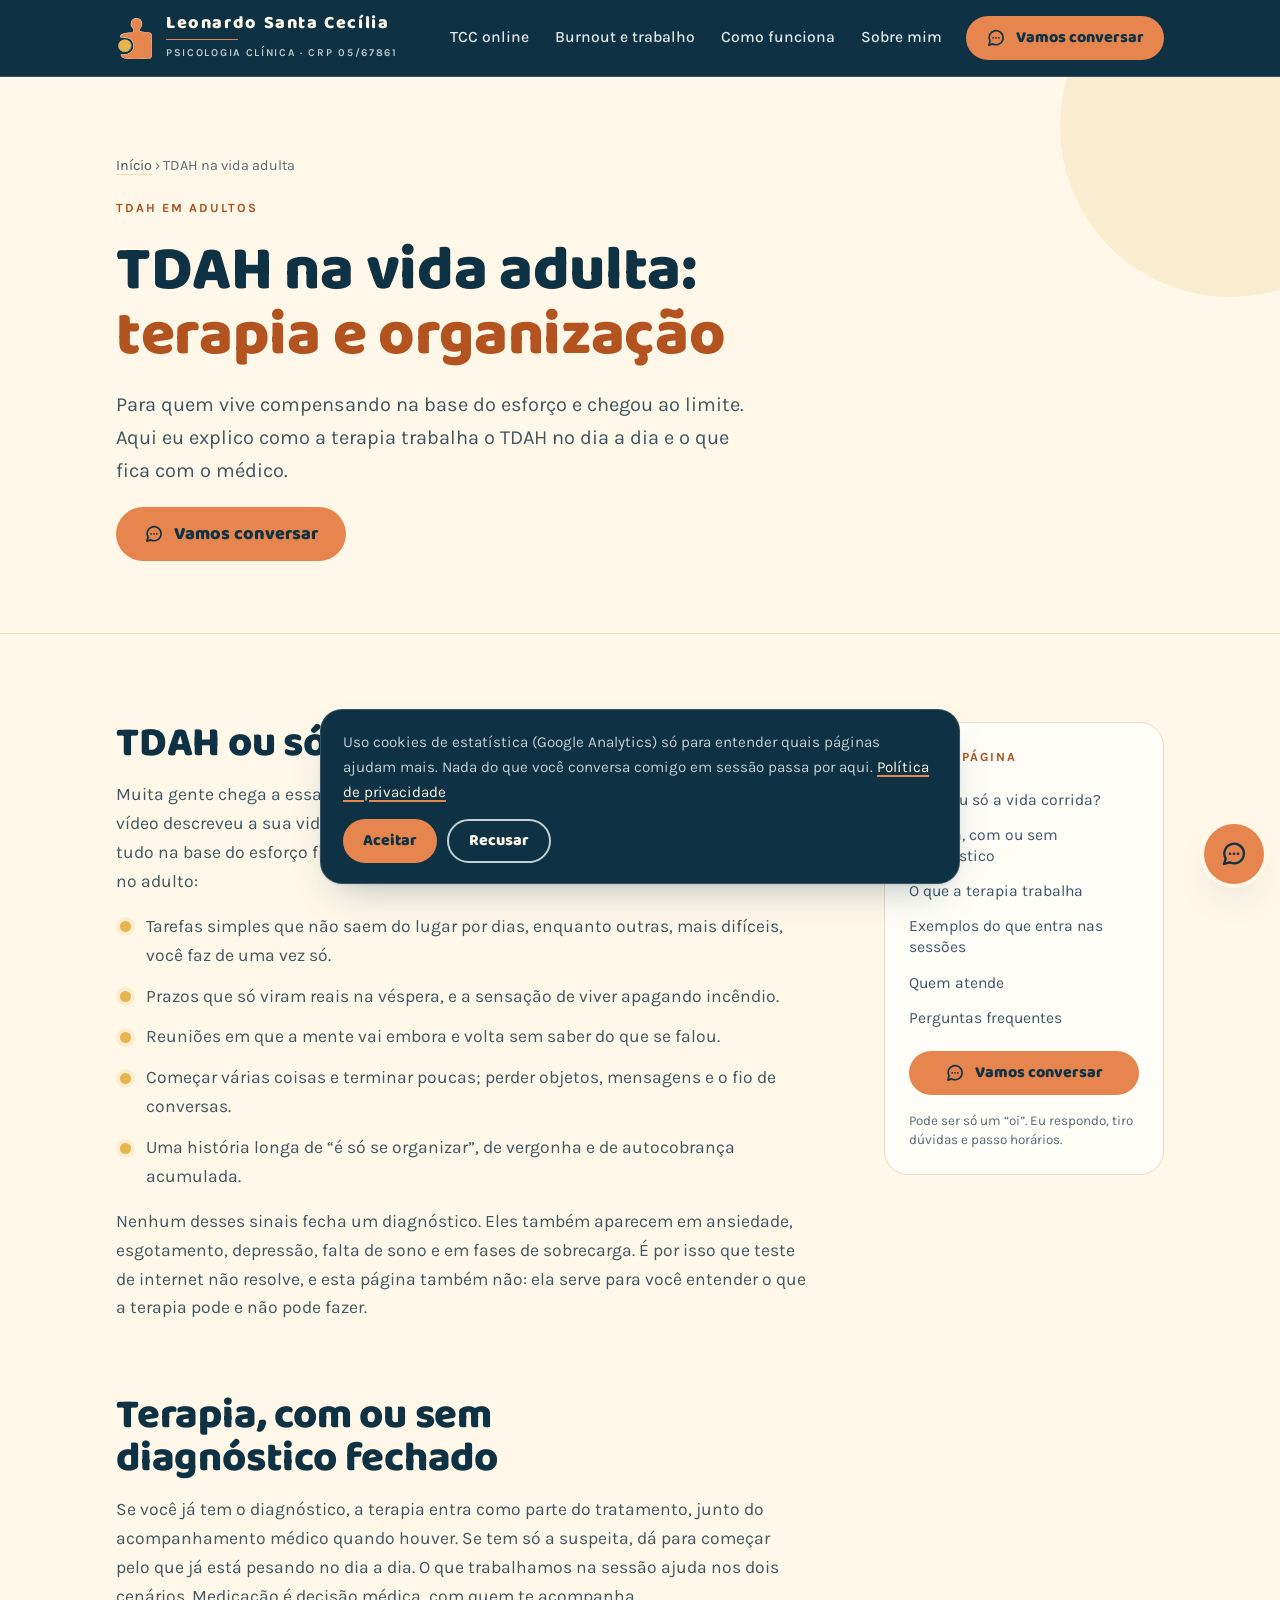
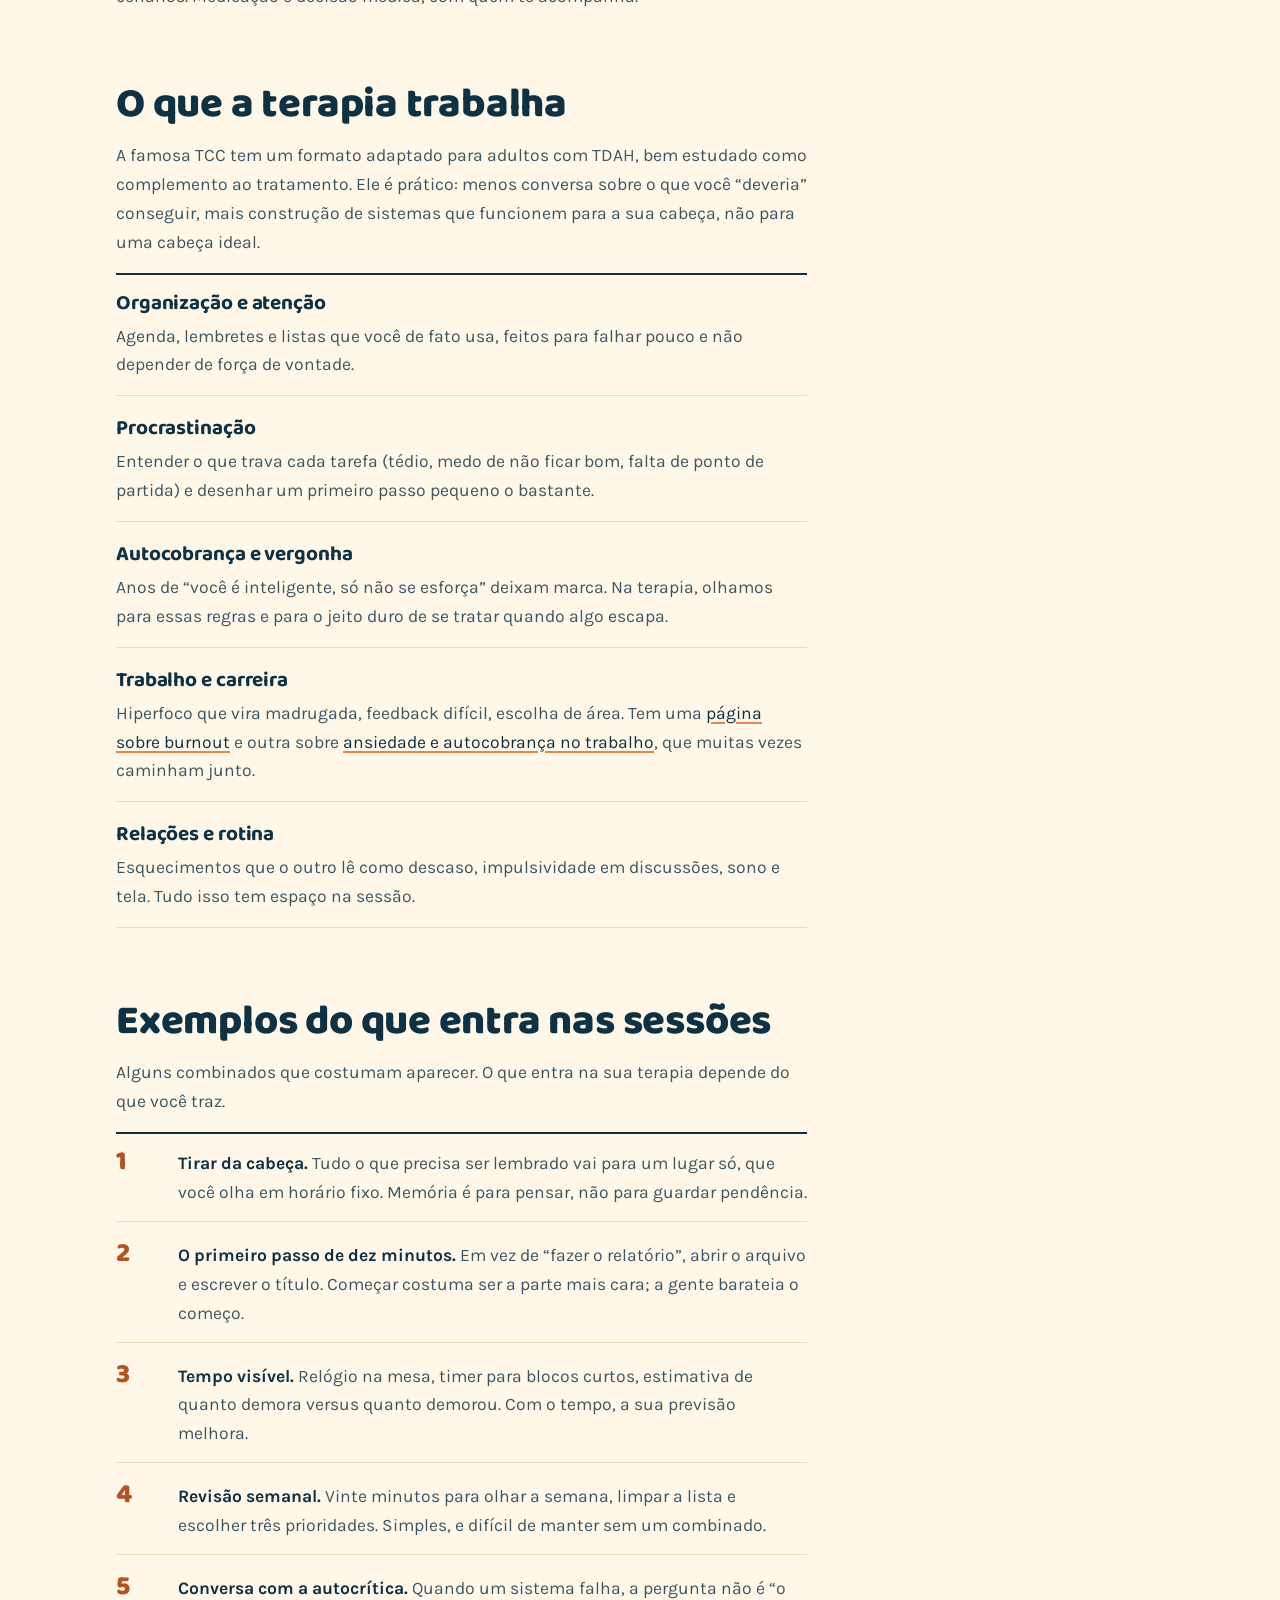
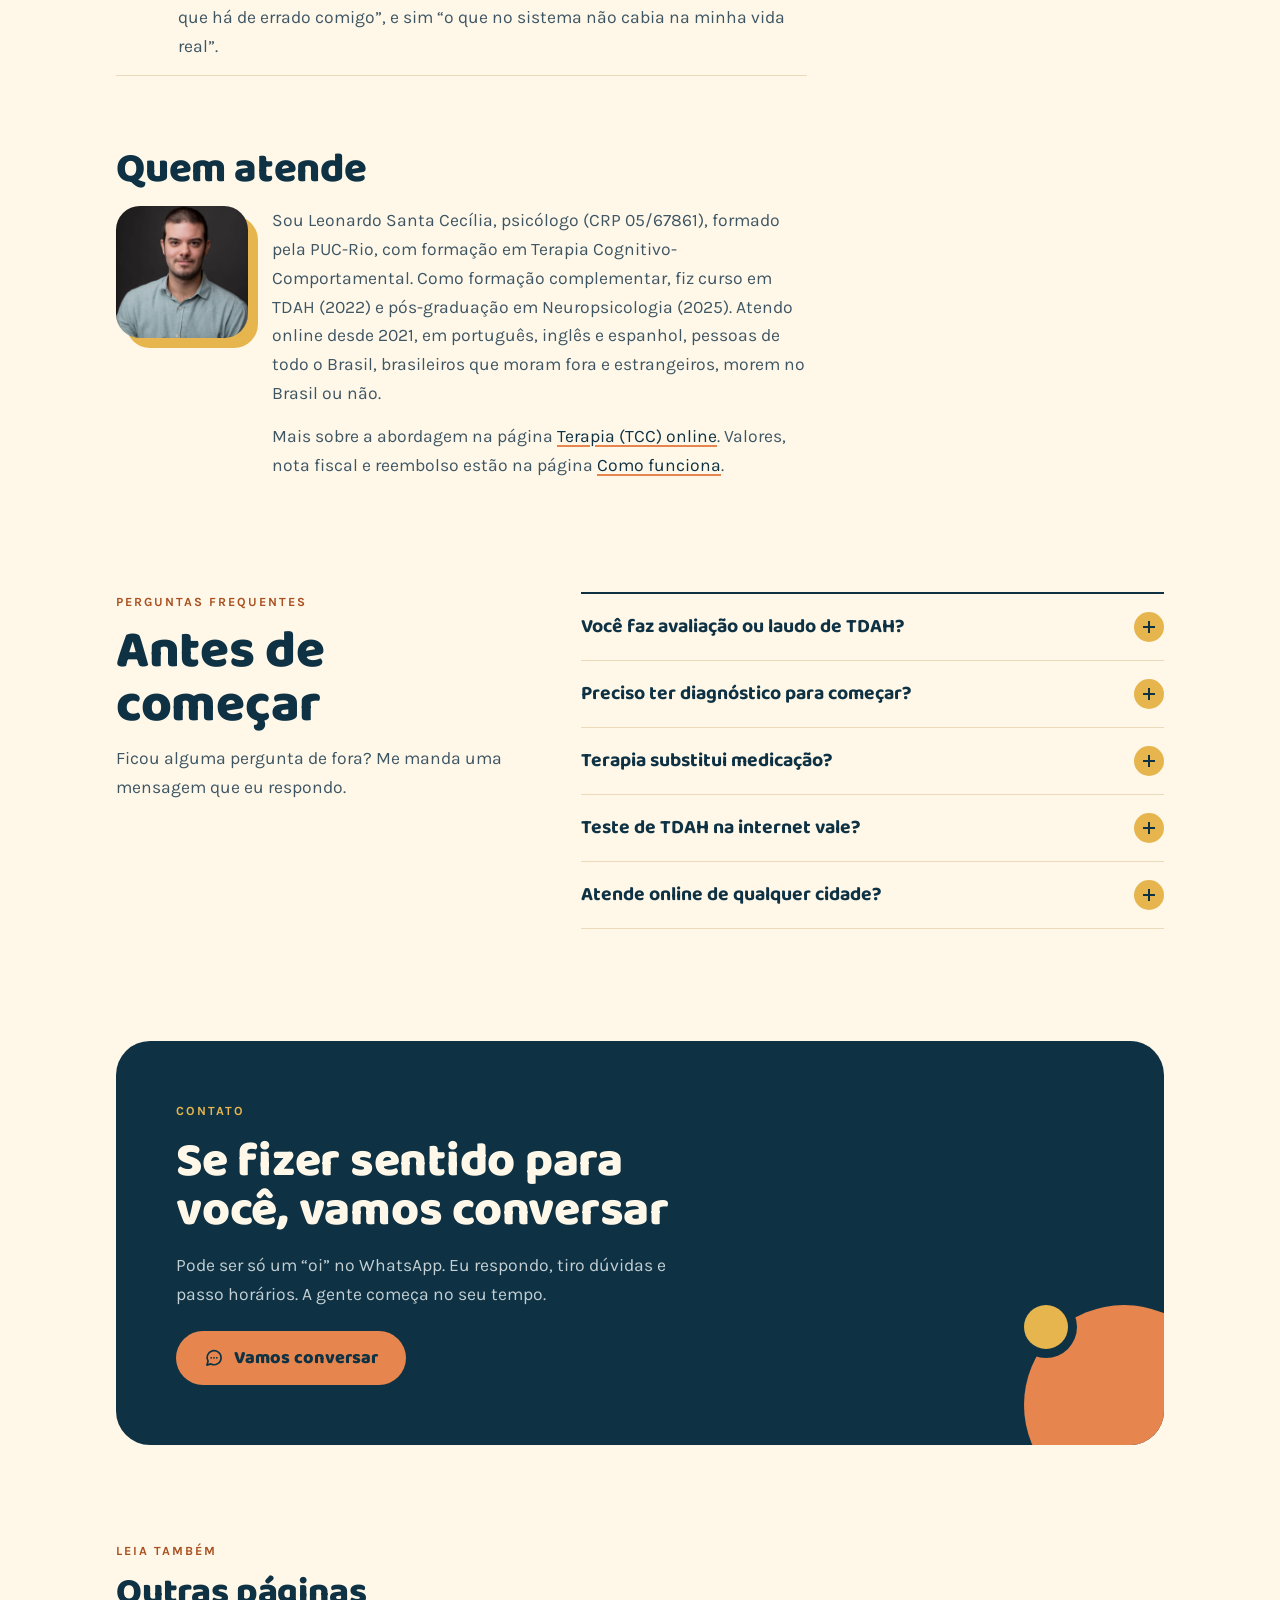
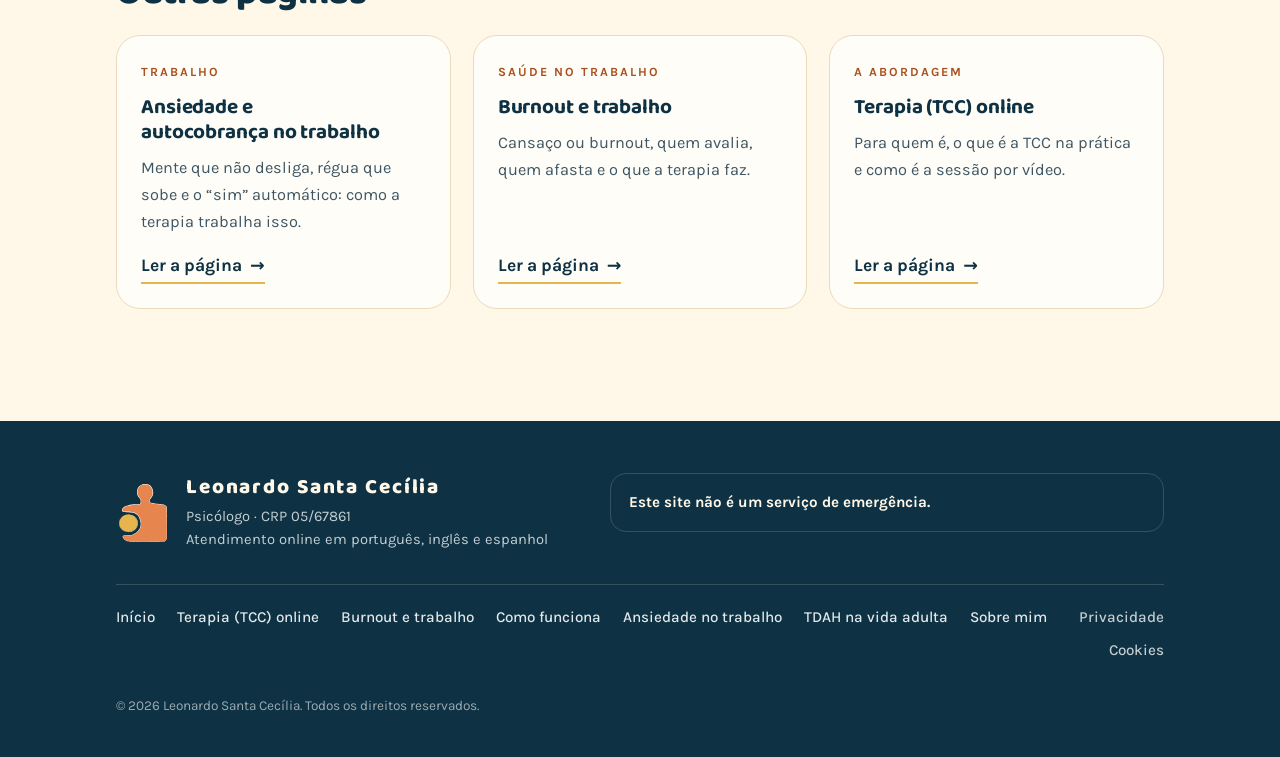
<file: tdah-adulto/index.html>
<!doctype html>
<html lang="pt-BR">
<head>
<meta charset="utf-8">
<meta name="viewport" content="width=device-width, initial-scale=1, viewport-fit=cover">
<title>TDAH na vida adulta: terapia (TCC) online · Leonardo Santa Cecília</title>
<meta name="description" content="TCC online para adultos com TDAH ou suspeita: organização, procrastinação e autocobrança. Terapia com ou sem diagnóstico fechado. Leonardo Santa Cecília, CRP 05/67861.">
<link rel="canonical" href="https://psicologoleonardosc.com/tdah-adulto/">
<meta name="theme-color" content="#0E3244">
<link rel="icon" href="../favicon.svg" type="image/svg+xml">
<link rel="icon" href="../favicon-32.png" sizes="32x32" type="image/png">
<link rel="apple-touch-icon" href="../apple-touch-icon.png">

<meta property="og:type" content="website">
<meta property="og:locale" content="pt_BR">
<meta property="og:site_name" content="Leonardo Santa Cecília · Psicólogo">
<meta property="og:title" content="TDAH na vida adulta: terapia (TCC) online · Leonardo Santa Cecília">
<meta property="og:description" content="TCC online para adultos com TDAH ou suspeita: organização, procrastinação e autocobrança. Terapia com ou sem diagnóstico fechado. Leonardo Santa Cecília, CRP 05/67861.">
<meta property="og:url" content="https://psicologoleonardosc.com/tdah-adulto/">
<meta property="og:image" content="https://psicologoleonardosc.com/og-image.jpg">
<meta property="og:image:width" content="1200">
<meta property="og:image:height" content="630">
<meta name="twitter:card" content="summary_large_image">
<script type="application/ld+json">{"@context":"https://schema.org","@graph":[{"@type":"WebPage","@id":"https://psicologoleonardosc.com/tdah-adulto/","name":"TDAH na vida adulta: terapia (TCC) online · Leonardo Santa Cecília","url":"https://psicologoleonardosc.com/tdah-adulto/","inLanguage":"pt-BR","isPartOf":{"@id":"https://psicologoleonardosc.com/#site"},"about":{"@id":"https://psicologoleonardosc.com/#servico"},"author":{"@id":"https://psicologoleonardosc.com/#leonardo"}},{"@type":"BreadcrumbList","itemListElement":[{"@type":"ListItem","position":1,"name":"Início","item":"https://psicologoleonardosc.com/"},{"@type":"ListItem","position":2,"name":"TDAH na vida adulta","item":"https://psicologoleonardosc.com/tdah-adulto/"}]}]}</script>

<link rel="preconnect" href="https://fonts.googleapis.com">
<link rel="preconnect" href="https://fonts.gstatic.com" crossorigin>
<link rel="stylesheet" href="https://fonts.googleapis.com/css2?family=Baloo+Thambi+2:wght@700;800&family=Karla:wght@400..700&display=swap">
<link rel="stylesheet" href="../estilo.css">
<script src="../consent.js" defer></script>
</head>
<body data-page="como-funciona" data-root="../">
<svg width="0" height="0" style="position:absolute" aria-hidden="true" focusable="false">
  <defs>
    <symbol id="simbolo" viewBox="0 0 429 509"><path style="fill:var(--sym-base,transparent)" d="M137.3 490.6C137.1 490.4 134.3 490.1 131.1 489.9C121.7 489.3 115.0 488.5 107.6 487.0C106.2 486.7 103.9 486.3 102.6 486.0C101.3 485.8 99.2 485.3 98.0 485.0C96.8 484.7 95.0 484.3 94.0 484.0C92.4 483.7 88.9 482.5 83.1 480.3C68.3 474.8 51.9 458.9 48.6 447.0C48.2 445.8 47.7 444.1 47.5 443.2C46.4 439.7 46.7 438.9 51.0 434.6C56.6 429.0 58.9 427.9 67.1 427.2C68.7 427.0 70.2 426.6 70.5 426.3C70.8 425.8 71.0 422.4 70.9 416.5L70.8 407.3 L64.3 404.0C60.8 402.2 55.9 399.3 53.4 397.5C48.7 394.2 42.0 387.9 39.0 384.0C38.0 382.8 36.3 380.8 35.1 379.6C32.3 376.8 27.7 369.8 25.7 365.2C22.7 358.5 22.4 357.7 21.9 355.8C21.7 354.6 21.2 352.9 20.9 351.8C19.6 346.4 19.3 344.1 19.4 336.5C19.4 324.7 20.1 321.0 24.9 308.7C25.9 306.1 30.4 299.1 34.5 293.8C37.5 289.7 50.8 276.5 53.8 274.5C55.2 273.6 56.9 272.3 57.6 271.6L59.0 270.3 L59.0 260.3C59.0 249.4 58.9 249.0 56.4 249.0C55.7 249.0 54.5 248.8 53.9 248.5C53.3 248.3 52.1 247.9 51.4 247.8C49.3 247.3 42.4 240.1 41.6 237.6C40.4 233.5 40.8 230.6 44.0 222.4C45.3 218.9 47.6 215.9 53.3 210.2C59.2 204.3 63.4 201.3 71.4 197.3C76.5 194.8 89.1 190.1 94.1 188.9C95.2 188.7 96.9 188.3 98.0 188.0C99.1 187.7 101.0 187.3 102.1 187.0C104.7 186.3 108.2 185.6 112.1 185.0C113.7 184.7 116.4 184.3 118.1 184.0C129.0 182.2 143.3 181.0 166.0 180.0C181.0 179.4 184.6 179.0 186.3 177.7L187.8 176.6 L187.9 161.9L188.0 147.1 L185.5 143.0C183.0 138.9 179.0 133.4 177.5 132.0C175.3 129.9 170.1 122.1 167.5 117.1C166.2 114.4 163.5 106.6 162.9 103.2C162.2 100.0 162.2 79.3 162.9 74.8C163.2 72.8 163.7 70.3 164.0 69.1C164.3 68.0 164.7 66.2 164.9 65.1C165.3 63.4 166.1 61.2 167.7 57.2C169.4 53.0 172.1 49.5 178.7 42.8C191.2 30.2 201.4 24.0 215.0 20.5C216.2 20.2 218.0 19.7 219.0 19.4C221.0 18.9 236.6 19.2 245.2 19.9C253.2 20.6 255.5 21.3 262.5 24.7C265.1 26.1 268.6 28.2 270.2 29.4C274.9 33.0 281.9 40.3 285.6 45.5C288.9 50.1 293.6 58.7 295.2 62.8C295.6 63.9 296.3 65.8 296.8 67.0C298.5 71.5 299.5 76.9 300.1 84.8C301.0 97.1 300.5 103.9 298.1 111.2C297.3 113.7 292.0 124.0 290.0 127.0C289.0 128.5 287.8 130.5 287.3 131.3C286.9 132.2 284.8 135.2 282.8 138.0L279.0 143.0 L279.1 155.1L279.2 167.2 L280.8 168.0C281.6 168.4 283.1 168.9 284.1 169.1C285.9 169.5 287.5 169.9 292.1 171.0C293.3 171.3 295.5 171.8 297.0 172.0C298.5 172.3 301.0 172.7 302.5 173.0C310.7 174.6 319.4 175.7 335.0 177.0C358.5 179.0 367.4 180.1 374.8 181.9C375.9 182.2 377.6 182.7 378.8 182.9C379.9 183.2 381.6 183.7 382.8 184.1C383.9 184.6 385.9 185.4 387.4 185.9C390.1 186.9 396.5 191.3 399.6 194.2C401.7 196.1 405.5 201.1 406.8 203.5C408.6 207.0 409.5 214.7 410.1 231.8C411.1 262.7 410.3 452.5 409.2 456.8C407.1 464.3 405.7 467.3 401.5 472.9C397.9 477.8 395.4 480.4 391.1 483.7C385.3 488.1 392.7 487.7 311.5 488.1C237.9 488.5 199.3 489.0 181.0 490.0C167.6 490.7 137.8 491.1 137.3 490.6Z"/><path style="fill:var(--sym-line,transparent)" d="M142.3 485.7C142.1 485.5 140.5 485.2 138.8 485.2C134.2 485.1 120.3 484.0 119.8 483.6C119.5 483.4 117.5 483.2 115.3 483.1C112.9 483.1 110.2 482.6 108.5 482.0C107.0 481.5 104.7 481.0 103.5 481.0C102.2 481.0 100.1 480.5 98.6 480.0C97.2 479.4 95.3 479.0 94.5 479.0C93.6 479.0 92.2 478.6 91.4 478.2C90.5 477.7 88.3 476.8 86.5 476.2C80.8 474.3 78.1 473.1 76.6 472.1C75.8 471.5 74.9 471.0 74.6 471.0C74.1 471.0 72.6 470.0 67.9 466.6C62.2 462.5 55.0 452.9 53.9 447.9C53.7 446.8 53.3 445.0 53.0 443.9C51.6 438.3 51.6 438.3 56.7 434.9C58.8 433.6 60.3 433.0 61.7 432.9C62.8 432.9 64.4 432.7 65.2 432.6C66.1 432.5 77.3 432.2 90.2 432.0C110.4 431.7 114.5 431.5 118.8 430.7C121.5 430.1 124.3 429.4 124.9 429.1C125.5 428.7 127.3 428.0 128.9 427.5C130.6 427.0 133.0 426.0 134.4 425.3C135.8 424.6 137.2 424.0 137.5 424.0C137.7 424.0 139.1 423.3 140.5 422.5C141.9 421.7 144.1 420.3 145.5 419.5C146.9 418.7 148.3 418.0 148.7 418.0C149.0 418.0 150.3 417.2 151.5 416.2C152.7 415.2 154.8 413.8 156.0 413.1C161.1 410.1 170.9 401.3 176.8 394.2C183.3 386.4 192.0 370.8 192.0 366.9C192.0 366.4 192.4 365.1 192.9 364.1C193.4 363.1 194.1 359.9 194.5 357.0C194.8 354.1 195.2 351.1 195.3 350.2C196.0 346.6 196.1 340.4 195.5 335.8C194.9 330.3 193.3 320.8 192.5 317.9C192.2 316.8 191.8 315.0 191.5 313.9C190.2 308.9 187.7 301.7 186.9 300.4C186.4 299.7 186.0 298.6 186.0 297.9C186.0 297.3 185.5 296.2 185.0 295.5C184.5 294.8 184.0 294.0 184.0 293.6C184.0 293.0 181.8 288.5 179.7 284.8C179.2 283.9 178.7 283.0 178.5 282.7C177.8 281.2 172.8 274.0 171.4 272.3C166.9 267.0 159.5 261.3 155.0 259.6C154.0 259.2 151.8 258.3 150.1 257.5C148.4 256.7 146.3 256.0 145.5 256.0C144.6 256.0 143.2 255.6 142.4 255.1C141.5 254.7 139.5 254.1 138.0 253.9C136.5 253.7 134.0 253.3 132.5 253.0C123.5 251.2 110.5 249.5 94.0 248.0C76.6 246.3 66.3 245.2 57.0 243.8C54.2 243.4 51.6 243.0 51.2 243.0C50.1 243.0 47.2 239.5 46.8 237.6C45.7 232.3 46.1 229.4 49.3 222.2C51.0 218.4 51.2 217.9 52.7 216.3C53.6 215.4 54.7 214.1 55.3 213.4C56.7 211.8 59.7 209.4 62.8 207.2C65.6 205.3 73.7 201.0 74.6 201.0C75.0 201.0 75.8 200.5 76.5 200.0C77.2 199.5 78.3 199.0 78.9 199.0C79.5 199.0 80.9 198.6 82.0 198.0C83.1 197.5 84.4 197.0 84.9 197.0C85.9 197.0 89.6 195.7 91.2 194.9C91.8 194.6 93.3 194.1 94.5 193.9C95.7 193.7 97.7 193.3 98.8 193.0C113.4 189.3 135.2 186.3 153.2 185.7C177.1 184.9 184.7 184.3 186.6 182.9C187.3 182.4 188.1 182.0 188.4 182.0C188.7 182.0 189.7 181.3 190.6 180.3C192.3 178.7 192.4 178.4 195.5 168.2C196.3 165.6 196.1 155.2 195.2 153.4C194.8 152.6 194.0 150.7 193.6 149.3C192.7 146.7 186.6 136.0 186.0 136.0C185.8 136.0 184.7 134.7 183.5 133.0C182.3 131.4 181.2 130.0 181.0 130.0C180.6 130.0 177.8 126.1 175.6 122.5C171.3 115.4 169.7 111.3 167.8 101.2C166.3 93.9 167.1 76.5 169.3 68.5C172.3 57.8 174.3 53.0 177.8 49.1C181.2 45.1 188.3 38.5 189.0 38.5C189.3 38.5 190.7 37.5 192.1 36.4C195.5 33.6 201.2 30.2 204.6 28.9C206.0 28.4 208.2 27.5 209.2 27.1C210.3 26.7 212.3 26.2 213.5 25.9C214.7 25.7 217.3 25.2 219.2 24.8C221.9 24.1 224.5 24.0 230.7 24.2C240.3 24.5 249.0 25.2 251.8 25.9C256.3 27.0 260.6 28.7 263.2 30.3C264.8 31.2 266.5 32.1 267.0 32.3C267.6 32.4 268.0 32.8 268.0 33.0C268.0 33.3 268.9 33.9 269.9 34.5C272.8 35.9 276.4 39.8 280.5 45.7C284.4 51.3 288.0 57.3 288.0 58.4C288.0 58.7 288.4 59.6 288.9 60.4C289.4 61.1 290.0 62.4 290.3 63.2C290.7 64.1 291.3 65.8 291.8 67.0C293.4 71.3 294.4 76.6 295.1 85.0C296.0 96.6 295.5 103.9 293.1 111.2C292.2 114.1 287.9 122.2 285.0 126.5C283.4 128.8 281.6 131.7 281.0 132.9C280.4 134.1 277.9 137.8 275.5 141.0C273.0 144.3 271.0 147.2 271.0 147.5C271.0 147.8 270.6 148.7 270.0 149.4C269.0 150.9 268.0 155.5 268.0 158.7C268.0 159.8 268.7 162.7 269.5 165.0C270.3 167.3 271.0 169.3 271.0 169.4C271.0 169.4 272.1 170.0 273.4 170.7C276.0 172.0 277.5 172.4 285.9 174.5C286.9 174.7 289.0 175.3 290.5 175.8C292.0 176.2 295.8 177.0 299.0 177.5C302.2 178.0 305.9 178.7 307.2 179.0C312.0 180.0 320.1 180.8 345.1 183.0C350.4 183.4 355.3 183.9 364.0 185.0C366.1 185.2 368.8 185.7 370.0 186.0C371.2 186.3 373.3 186.7 374.5 187.0C377.9 187.6 387.7 191.0 390.3 192.4C393.3 194.1 397.7 197.7 399.2 199.6C402.1 203.5 402.6 204.9 403.8 213.0C404.8 219.4 405.0 222.9 405.0 232.9C405.0 240.6 405.2 245.4 405.5 246.1C405.9 246.8 405.9 247.4 405.3 248.3C404.2 250.0 404.1 264.3 405.3 265.9C405.9 266.8 406.0 269.0 405.8 281.6C405.6 289.7 405.5 298.4 405.5 301.1C405.5 309.9 405.5 338.6 405.5 356.9C405.5 360.7 405.4 384.0 405.2 408.8C405.0 449.5 404.9 453.8 404.2 454.3C403.7 454.7 403.5 455.4 403.7 456.1C403.8 456.7 403.6 457.7 403.2 458.2C402.8 458.8 402.5 459.7 402.5 460.3C402.5 460.9 401.8 462.6 401.0 464.0C400.2 465.5 399.5 467.1 399.5 467.5C399.5 468.0 398.8 469.0 398.0 469.8C397.2 470.5 396.5 471.5 396.5 471.9C396.5 472.9 391.7 478.2 389.5 479.7C388.4 480.4 386.6 481.2 385.4 481.5C384.1 481.8 365.6 482.1 336.8 482.2C311.2 482.4 278.7 482.7 264.5 483.0C234.0 483.6 231.5 483.6 208.2 483.4C194.3 483.3 189.7 483.4 188.0 484.0C186.8 484.3 182.4 484.8 178.2 485.1C169.9 485.5 170.0 485.5 162.2 485.5C159.2 485.5 153.6 485.6 149.8 485.8C145.9 486.0 142.6 485.9 142.3 485.7ZM95.5 406.5C94.3 406.3 90.9 405.8 88.0 405.5C85.1 405.2 82.1 404.7 81.2 404.5C80.4 404.2 79.1 404.0 78.5 404.0C77.4 404.0 73.9 402.9 66.8 400.2C63.7 399.0 62.2 398.1 55.2 393.5C48.1 388.7 46.4 387.3 44.1 384.0C43.2 382.8 41.2 380.5 39.8 378.9C38.3 377.4 36.7 375.4 36.2 374.4C35.7 373.5 34.7 372.0 34.0 371.1C33.2 370.3 32.3 368.8 32.1 367.9C31.8 367.0 31.1 365.4 30.3 364.3C29.6 363.2 29.0 362.0 29.0 361.7C29.0 361.3 28.6 360.2 28.2 359.4C27.7 358.5 27.1 356.7 26.9 355.5C26.7 354.3 26.3 352.2 26.0 351.0C24.8 346.3 24.4 342.6 24.4 337.0C24.4 331.0 24.8 324.8 25.3 323.5C25.5 323.1 25.8 322.0 26.0 321.0C26.5 318.7 29.4 310.7 30.3 308.9C30.7 308.2 31.0 307.1 31.0 306.6C31.0 306.1 31.6 305.1 32.2 304.5C34.0 302.8 33.9 304.1 32.0 307.8C30.3 310.9 28.7 315.4 27.9 319.0C27.7 320.2 27.2 322.4 26.9 323.8C26.2 327.0 26.2 339.8 26.9 343.9C27.2 345.6 27.7 348.3 27.9 349.9C28.3 352.4 28.9 354.5 31.7 361.9C32.8 364.9 35.2 369.5 36.9 372.1C38.6 374.5 46.5 382.4 50.0 385.0C51.2 386.0 52.6 387.0 52.9 387.4C54.4 388.8 60.9 392.9 64.4 394.7C68.0 396.5 75.3 399.2 79.2 400.1C80.3 400.3 82.2 400.8 83.2 401.1C88.0 402.3 91.8 402.6 100.0 402.6C108.1 402.7 110.3 402.4 115.9 401.0C117.0 400.7 118.8 400.3 119.9 400.1C124.2 399.1 136.7 392.8 142.5 388.6C150.6 382.8 158.0 374.3 162.7 365.4C164.4 362.3 167.1 354.9 168.1 350.8C170.3 341.7 170.2 327.7 168.1 319.2C167.8 318.1 167.3 316.4 167.1 315.2C166.8 314.1 166.3 312.5 165.9 311.5C165.5 310.5 164.6 308.5 163.9 307.0C163.3 305.5 160.8 301.3 158.4 297.8C151.5 287.3 143.6 280.3 132.1 274.6C128.8 272.9 125.3 271.1 124.4 270.5L122.8 269.4 L125.0 269.8C126.2 270.0 128.1 270.5 129.1 271.1C130.1 271.6 131.2 272.0 131.5 272.0C131.8 272.0 132.7 272.5 133.4 273.0C134.2 273.6 135.7 274.3 136.7 274.7C138.6 275.4 146.0 280.4 146.0 281.1C146.0 281.2 147.1 282.1 148.5 283.0C149.9 283.9 151.7 285.5 152.4 286.6C153.1 287.6 154.4 289.0 155.3 289.5C156.3 290.1 157.7 291.6 158.6 292.9C159.5 294.2 160.8 295.8 161.5 296.5C162.2 297.3 163.1 298.5 163.4 299.3C163.8 300.1 164.4 301.3 164.8 302.0C167.1 306.0 170.0 312.1 170.0 312.9C170.0 313.4 170.4 314.8 170.8 316.0C171.7 318.4 172.2 320.3 173.2 325.8C174.8 333.8 173.8 346.8 170.8 355.0C170.4 356.2 170.0 357.7 170.0 358.2C170.0 358.7 169.6 359.7 169.1 360.4C168.6 361.2 168.0 362.3 167.8 363.0C167.7 363.7 166.7 365.6 165.8 367.2C164.8 368.8 164.0 370.3 164.0 370.6C164.0 371.7 158.1 379.3 154.4 383.0C148.6 388.8 147.2 389.9 138.8 395.2C131.7 399.7 130.3 400.4 126.1 401.8C123.7 402.5 121.1 403.5 120.2 403.9C118.6 404.7 116.6 405.1 108.5 406.2C102.7 407.0 98.9 407.1 95.5 406.5ZM111.8 267.2C111.7 267.0 110.3 266.9 108.9 266.9C107.2 267.0 105.9 266.7 105.2 266.3C104.3 265.6 104.5 265.6 107.0 265.7C111.0 266.0 116.2 267.5 113.2 267.5C112.6 267.5 112.0 267.4 111.8 267.2ZM403.9 253.4C403.8 251.1 403.7 253.1 403.7 257.8C403.7 262.4 403.8 264.3 403.9 261.9C404.0 259.4 404.0 255.6 403.9 253.4Z"/><path fill="#E6864E" d="M135.2 483.8C133.9 483.6 130.2 483.2 127.0 483.0C121.5 482.6 117.8 482.1 111.2 481.0C106.1 480.2 102.8 479.6 100.8 479.0C99.7 478.7 98.0 478.3 97.0 478.0C94.4 477.5 86.4 474.7 83.4 473.3C81.9 472.6 79.7 471.7 78.5 471.2C72.6 468.8 64.0 461.7 61.4 457.3C56.7 449.1 53.6 441.1 54.4 439.2C55.1 437.8 59.4 435.7 63.3 434.9C65.2 434.5 70.4 434.3 78.1 434.4C107.7 434.7 109.3 434.6 118.8 433.1C130.5 431.1 142.2 426.0 157.1 416.0C159.4 414.4 161.7 412.8 162.1 412.4C162.4 412.0 163.9 410.9 165.3 409.8C171.7 404.6 182.4 392.9 187.4 385.5C189.5 382.3 194.4 372.4 195.6 368.8C197.2 364.0 197.5 362.6 199.1 352.2C200.1 345.7 199.6 333.2 198.0 325.5C197.7 324.0 197.3 321.7 197.0 320.5C196.8 319.3 196.3 317.4 196.1 316.2C195.8 315.1 195.3 313.4 195.1 312.2C194.2 308.4 189.6 295.1 187.7 291.2C180.4 275.4 174.5 267.4 165.8 261.5C162.2 259.1 152.7 254.1 149.0 252.8C147.9 252.3 146.0 251.6 144.9 251.2C143.7 250.7 141.8 250.2 140.8 249.9C139.7 249.7 138.0 249.2 137.0 249.0C130.9 247.4 129.5 247.1 121.2 246.0C114.4 245.0 104.4 244.1 86.0 243.0C75.4 242.4 63.4 241.1 57.8 240.1C51.2 238.9 48.9 236.0 50.5 230.8C50.7 229.9 51.3 228.0 51.8 226.4C53.1 221.7 59.0 214.5 64.5 210.7C68.7 207.8 78.7 203.2 85.2 201.1C97.4 197.3 98.5 197.0 103.6 196.0C106.3 195.4 109.7 194.8 113.6 194.0C118.2 193.1 128.4 191.7 136.8 191.0C142.0 190.5 149.7 190.0 170.4 189.0C187.1 188.2 189.9 187.4 194.8 181.4C196.3 179.7 197.2 177.3 198.6 171.8C198.8 170.7 199.3 169.1 199.5 168.2C200.1 166.2 200.1 155.8 199.5 153.8C199.3 152.9 198.8 151.2 198.4 150.0C196.9 144.5 193.1 138.4 185.1 128.8C179.2 121.6 173.5 110.1 171.9 102.2C171.2 99.0 171.2 81.2 171.9 76.8C172.2 74.8 172.7 71.9 172.9 70.2C173.9 63.8 176.7 57.6 181.5 51.0C185.1 46.2 184.9 46.4 188.0 44.0C189.2 43.0 190.6 42.0 190.9 41.6C192.6 40.1 199.1 36.0 203.5 33.8C214.7 28.1 225.9 26.2 237.5 28.0C239.6 28.3 243.4 28.7 246.0 28.9C253.6 29.6 259.5 32.0 267.2 37.7C272.1 41.3 275.5 45.3 280.0 52.8C283.8 59.1 284.2 60.0 287.4 68.8C290.1 76.2 290.6 80.4 290.6 92.5C290.6 103.3 290.2 107.3 288.8 111.0C288.3 112.2 287.6 114.1 287.2 115.2C285.9 118.6 277.1 132.8 271.6 140.2C266.8 146.8 265.0 151.6 265.0 158.0C265.0 162.8 265.9 166.5 267.7 169.3C268.8 170.9 271.8 173.0 274.5 174.2C275.8 174.7 277.5 175.4 278.5 175.9C279.5 176.3 281.0 176.8 282.0 177.0C283.0 177.3 284.8 177.7 286.0 178.0C287.2 178.3 289.5 178.8 291.1 179.0C297.0 180.0 299.8 180.5 302.5 181.0C310.7 182.6 317.2 183.4 327.0 184.0C347.7 185.3 354.8 185.9 361.2 187.0C362.9 187.3 365.5 187.7 367.0 188.0C368.5 188.2 370.6 188.7 371.8 188.9C373.8 189.5 376.6 190.2 379.9 191.0C384.7 192.1 388.5 193.9 392.9 197.1C396.9 200.0 398.8 202.9 400.1 208.2C402.2 217.1 402.5 222.3 402.9 259.2C403.1 277.4 403.4 292.5 403.7 292.9C404.0 293.4 404.4 327.7 404.5 356.8C404.5 385.0 403.6 454.6 403.1 456.5C401.2 464.7 395.6 474.3 390.7 478.0C385.2 482.1 389.7 481.7 337.2 482.1C311.4 482.3 278.7 482.7 264.5 483.0C232.2 483.6 229.9 483.6 209.2 483.2C197.2 483.0 191.7 483.1 190.5 483.5C188.4 484.2 139.1 484.5 135.2 483.8Z"/><path fill="#E6B54E" d="M91.0 402.5C90.6 402.2 89.4 402.0 88.3 402.0C87.2 402.0 85.6 401.8 84.8 401.5C83.9 401.3 82.2 400.8 81.0 400.5C75.3 399.0 68.4 396.6 64.8 394.8C61.0 393.0 54.5 388.9 52.9 387.4C52.6 387.0 51.2 386.0 50.0 385.0C48.8 384.0 45.5 381.0 42.7 378.3C37.4 373.0 34.1 368.3 32.1 363.0C31.6 361.5 30.5 358.7 29.7 356.8C29.0 354.8 28.2 351.8 27.9 350.0C27.7 348.2 27.2 345.4 27.0 343.8C26.1 338.8 25.6 329.4 26.1 327.5C26.4 326.5 26.7 325.1 26.8 324.2C27.8 317.9 29.3 313.5 32.9 305.9C34.4 303.0 35.5 300.4 35.5 300.1C35.5 299.9 36.1 299.1 36.7 298.5C37.4 297.9 38.0 297.1 38.0 296.8C38.0 296.5 38.9 295.3 40.0 294.3C41.1 293.2 42.0 292.0 42.0 291.7C42.0 291.1 50.1 283.4 53.5 280.9C56.9 278.3 62.9 274.5 63.6 274.5C64.0 274.5 65.5 273.8 67.0 272.9C70.1 271.1 75.6 269.0 77.5 269.0C78.2 269.0 79.8 268.6 81.0 268.2C83.6 267.2 87.2 266.6 94.0 266.0C96.6 265.8 99.5 265.4 100.3 265.2C101.3 265.0 102.4 265.2 103.3 265.7C104.1 266.1 106.1 266.6 107.8 266.8C109.4 267.0 112.2 267.5 114.0 267.9C115.8 268.3 118.1 268.7 119.0 268.8C121.7 269.2 135.5 275.9 140.4 279.3C147.5 284.2 153.5 290.3 158.4 297.8C160.8 301.3 163.3 305.5 163.9 307.0C164.6 308.5 165.5 310.5 165.9 311.5C166.3 312.5 166.8 314.1 167.1 315.1C167.3 316.2 167.7 318.0 168.0 319.1C169.3 323.9 169.6 327.6 169.6 335.0C169.6 344.8 169.0 348.5 166.1 357.4C162.1 369.3 153.4 380.8 142.5 388.6C136.7 392.8 124.2 399.1 119.9 400.1C118.8 400.3 117.0 400.7 115.9 401.0C114.7 401.3 112.6 401.8 111.2 402.1C107.9 402.8 92.0 403.1 91.0 402.5ZM404.0 257.2C404.0 253.1 404.2 250.5 404.5 250.5C404.8 250.5 405.0 253.1 405.0 257.2C405.0 261.4 404.8 264.0 404.5 264.0C404.2 264.0 404.0 261.4 404.0 257.2Z"/></symbol>
<symbol id="i-chat" viewBox="0 0 24 24"><path fill="none" stroke="currentColor" stroke-width="2" stroke-linecap="round" stroke-linejoin="round" d="M20.5 11.6a8.4 8.4 0 0 1-12.2 7.5L3.5 20.5l1.4-4.6a8.4 8.4 0 1 1 15.6-4.3z"/><path fill="none" stroke="currentColor" stroke-width="2.2" stroke-linecap="round" d="M8.6 11.8h.01M12 11.8h.01M15.4 11.8h.01"/></symbol>
  </defs>
</svg>

<a class="skip" href="#conteudo">Pular para o conteúdo</a>

<!-- WhatsApp desta página: a mensagem já chega dizendo que a pessoa veio da página "TDAH na vida adulta". -->
<header class="site-header">
  <div class="wrap">
    <a class="brand" href="../" aria-label="Leonardo Santa Cecília, psicólogo. Ir para a página inicial">
      <svg aria-hidden="true"><use href="#simbolo"/></svg>
      <span class="brand-text">
        <span class="brand-name"><span>Leonardo</span> <span>Santa Cecília</span></span>
        <span class="brand-sub">Psicologia clínica · CRP 05/67861</span>
      </span>
    </a>
    <nav class="nav" aria-label="Páginas">
      <a href="../tcc-online/">TCC online</a>
      <a href="../burnout-trabalho/">Burnout e trabalho</a>
      <a href="../como-funciona/">Como funciona</a>
      <a href="../#sobre">Sobre mim</a>
    </nav>
    <details class="menu-m">
      <summary aria-label="Abrir o menu de páginas"><span aria-hidden="true" class="menu-m-ico"></span>Menu</summary>
      <nav class="menu-m-panel" aria-label="Páginas no celular">
        <a href="../tcc-online/">TCC online</a>
        <a href="../burnout-trabalho/">Burnout e trabalho</a>
        <a href="../ansiedade-trabalho/">Ansiedade e autocobrança</a>
        <a href="../tdah-adulto/" aria-current="page">TDAH na vida adulta</a>
        <a href="../como-funciona/">Como funciona</a>
        <a href="../#sobre">Sobre mim</a>
      </nav>
    </details>
    <a class="btn btn-sm" data-wa="cabecalho" href="https://wa.me/5521991117223?text=Oi%2C%20Leonardo%21%20Vi%20a%20p%C3%A1gina%20sobre%20TDAH%20na%20vida%20adulta%20no%20seu%20site%20e%20queria%20saber%20mais%20sobre%20o%20atendimento." target="_blank" rel="noopener">
      <svg aria-hidden="true"><use href="#i-chat"/></svg>
      Vamos conversar
    </a>
  </div>
</header>

<main id="conteudo">

  <header class="page-hero">
    <div class="wrap">
      <p class="crumbs"><a href="../">Início</a> <span aria-hidden="true">›</span> TDAH na vida adulta</p>
      <p class="label">TDAH em adultos</p>
      <h1>TDAH na vida adulta: <em>terapia e organização</em></h1>
      <p class="lead">Para quem vive compensando na base do esforço e chegou ao limite. Aqui eu explico como a terapia trabalha o TDAH no dia a dia e o que fica com o médico.</p>
      <a class="btn" data-wa="hero" href="https://wa.me/5521991117223?text=Oi%2C%20Leonardo%21%20Vi%20a%20p%C3%A1gina%20sobre%20TDAH%20na%20vida%20adulta%20no%20seu%20site%20e%20queria%20saber%20mais%20sobre%20o%20atendimento." target="_blank" rel="noopener">
        <svg aria-hidden="true"><use href="#i-chat"/></svg>
        Vamos conversar
      </a>
    </div>
  </header>

  <div class="wrap page-body">
    <div class="prose">
      <section class="block" id="sinais">
        <h2>TDAH ou só a vida corrida?</h2>
        <p>Muita gente chega a essa pergunta depois dos 30: um filho recebeu o diagnóstico, um vídeo descreveu a sua vida com uma precisão incômoda, ou o cansaço de compensar tudo na base do esforço ficou grande demais. Alguns sinais que costumam aparecer no adulto:</p>
        <ul class="dots">
          <li>Tarefas simples que não saem do lugar por dias, enquanto outras, mais difíceis, você faz de uma vez só.</li>
          <li>Prazos que só viram reais na véspera, e a sensação de viver apagando incêndio.</li>
          <li>Reuniões em que a mente vai embora e volta sem saber do que se falou.</li>
          <li>Começar várias coisas e terminar poucas; perder objetos, mensagens e o fio de conversas.</li>
          <li>Uma história longa de “é só se organizar”, de vergonha e de autocobrança acumulada.</li>
        </ul>
        <p>Nenhum desses sinais fecha um diagnóstico. Eles também aparecem em ansiedade, esgotamento, depressão, falta de sono e em fases de sobrecarga. É por isso que teste de internet não resolve, e esta página também não: ela serve para você entender o que a terapia pode e não pode fazer.</p>
      </section>

      <section class="block" id="o-que-faco">
        <h2>Terapia, com ou sem diagnóstico fechado</h2>
        <p>Se você já tem o diagnóstico, a terapia entra como parte do tratamento, junto do acompanhamento médico quando houver. Se tem só a suspeita, dá para começar pelo que já está pesando no dia a dia. O que trabalhamos na sessão ajuda nos dois cenários. Medicação é decisão médica, com quem te acompanha.</p>
      </section>

      <section class="block" id="terapia">
        <h2>O que a terapia trabalha</h2>
        <p>A famosa TCC tem um formato adaptado para adultos com TDAH, bem estudado como complemento ao tratamento. Ele é prático: menos conversa sobre o que você “deveria” conseguir, mais construção de sistemas que funcionem para a sua cabeça, não para uma cabeça ideal.</p>
        <div class="topics">
          <div><h3>Organização e atenção</h3><p>Agenda, lembretes e listas que você de fato usa, feitos para falhar pouco e não depender de força de vontade.</p></div>
          <div><h3>Procrastinação</h3><p>Entender o que trava cada tarefa (tédio, medo de não ficar bom, falta de ponto de partida) e desenhar um primeiro passo pequeno o bastante.</p></div>
          <div><h3>Autocobrança e vergonha</h3><p>Anos de “você é inteligente, só não se esforça” deixam marca. Na terapia, olhamos para essas regras e para o jeito duro de se tratar quando algo escapa.</p></div>
          <div><h3>Trabalho e carreira</h3><p>Hiperfoco que vira madrugada, feedback difícil, escolha de área. Tem uma <a href="../burnout-trabalho/">página sobre burnout</a> e outra sobre <a href="../ansiedade-trabalho/">ansiedade e autocobrança no trabalho</a>, que muitas vezes caminham junto.</p></div>
          <div><h3>Relações e rotina</h3><p>Esquecimentos que o outro lê como descaso, impulsividade em discussões, sono e tela. Tudo isso tem espaço na sessão.</p></div>
        </div>
      </section>

      <section class="block" id="exemplos">
        <h2>Exemplos do que entra nas sessões</h2>
        <p>Alguns combinados que costumam aparecer. O que entra na sua terapia depende do que você traz.</p>
        <ol class="numbered">
          <li><span><strong>Tirar da cabeça.</strong> Tudo o que precisa ser lembrado vai para um lugar só, que você olha em horário fixo. Memória é para pensar, não para guardar pendência.</span></li>
          <li><span><strong>O primeiro passo de dez minutos.</strong> Em vez de “fazer o relatório”, abrir o arquivo e escrever o título. Começar costuma ser a parte mais cara; a gente barateia o começo.</span></li>
          <li><span><strong>Tempo visível.</strong> Relógio na mesa, timer para blocos curtos, estimativa de quanto demora versus quanto demorou. Com o tempo, a sua previsão melhora.</span></li>
          <li><span><strong>Revisão semanal.</strong> Vinte minutos para olhar a semana, limpar a lista e escolher três prioridades. Simples, e difícil de manter sem um combinado.</span></li>
          <li><span><strong>Conversa com a autocrítica.</strong> Quando um sistema falha, a pergunta não é “o que há de errado comigo”, e sim “o que no sistema não cabia na minha vida real”.</span></li>
        </ol>
      </section>

      <section class="block" id="quem-atende">
        <h2>Quem atende</h2>
      <div class="who">
        <img src="../leonardo-retrato-560.jpg" width="560" height="700" loading="lazy" decoding="async" alt="Leonardo Santa Cecília, psicólogo">
        <div class="txt">
          <p>Sou Leonardo Santa Cecília, psicólogo (CRP 05/67861), formado pela PUC-Rio, com formação em Terapia Cognitivo-Comportamental. Como formação complementar, fiz curso em TDAH (2022) e pós-graduação em Neuropsicologia (2025). Atendo online desde 2021, em português, inglês e espanhol, pessoas de todo o Brasil, brasileiros que moram fora e estrangeiros, morem no Brasil ou não.</p>
          <p>Mais sobre a abordagem na página <a href="../tcc-online/">Terapia (TCC) online</a>. Valores, nota fiscal e reembolso estão na página <a href="../como-funciona/">Como funciona</a>.</p>
        </div>
      </div>
      </section>
    </div>
    <aside class="toc" aria-label="Nesta página">
      <p class="label">Nesta página</p>
      <ol>
          <li><a href="#sinais">TDAH ou só a vida corrida?</a></li>
          <li><a href="#o-que-faco">Terapia, com ou sem diagnóstico</a></li>
          <li><a href="#terapia">O que a terapia trabalha</a></li>
          <li><a href="#exemplos">Exemplos do que entra nas sessões</a></li>
          <li><a href="#quem-atende">Quem atende</a></li>
          <li><a href="#perguntas">Perguntas frequentes</a></li>
      </ol>
      <a class="btn btn-sm" data-wa="indice" href="https://wa.me/5521991117223?text=Oi%2C%20Leonardo%21%20Vi%20a%20p%C3%A1gina%20sobre%20TDAH%20na%20vida%20adulta%20no%20seu%20site%20e%20queria%20saber%20mais%20sobre%20o%20atendimento." target="_blank" rel="noopener">
        <svg aria-hidden="true"><use href="#i-chat"/></svg>
        Vamos conversar
      </a>
      <small>Pode ser só um “oi”. Eu respondo, tiro dúvidas e passo horários.</small>
    </aside>
  </div>

  <section class="section faq" id="perguntas" style="padding-bottom: 0">
    <div class="wrap">
      <div class="section-head">
        <p class="label">Perguntas frequentes</p>
        <h2>Antes de começar</h2>
        <p>Ficou alguma pergunta de fora? Me manda uma mensagem que eu respondo.</p>
      </div>
      <div class="faq-list">
        <details>
          <summary>Você faz avaliação ou laudo de TDAH?</summary>
          <p>Sim, quando há indicação clínica; combinamos na conversa inicial. Se você já tem uma avaliação feita com outro profissional, a terapia parte dela.</p>
        </details>
        <details>
          <summary>Preciso ter diagnóstico para começar?</summary>
          <p>Não. Dá para começar pelo que já pesa no seu dia a dia. Se for preciso investigar, a gente vê isso no caminho.</p>
        </details>
        <details>
          <summary>Terapia substitui medicação?</summary>
          <p>Não é substituta nem concorrente. Medicação é decisão médica, tomada com quem te acompanha. A terapia trabalha hábitos, organização e a relação com a própria cabeça, com ou sem remédio.</p>
        </details>
        <details>
          <summary>Teste de TDAH na internet vale?</summary>
          <p>Serve, no máximo, para você perceber que vale conversar com um profissional. Diagnóstico não se fecha por questionário online, e vários sinais do TDAH aparecem também em ansiedade, esgotamento e falta de sono.</p>
        </details>
        <details>
          <summary>Atende online de qualquer cidade?</summary>
          <p>Sim. As sessões são por videochamada, em português, inglês e espanhol. Estou no Rio de Janeiro e atendo pessoas de todo o Brasil, brasileiros que moram fora e estrangeiros, morem no Brasil ou não. Fora do Brasil, o atendimento segue também as regras do país onde você estiver.</p>
        </details>
      </div>
    </div>
  </section>

  <section class="cta-band">
    <div class="wrap">
      <div class="inner">
        <p class="label" style="color: var(--yellow)">Contato</p>
        <h2>Se fizer sentido para você, vamos conversar</h2>
        <p>Pode ser só um “oi” no WhatsApp. Eu respondo, tiro dúvidas e passo horários. A gente começa no seu tempo.</p>
        <a class="btn" data-wa="cta-final" href="https://wa.me/5521991117223?text=Oi%2C%20Leonardo%21%20Vi%20a%20p%C3%A1gina%20sobre%20TDAH%20na%20vida%20adulta%20no%20seu%20site%20e%20queria%20saber%20mais%20sobre%20o%20atendimento." target="_blank" rel="noopener">
        <svg aria-hidden="true"><use href="#i-chat"/></svg>
        Vamos conversar
      </a>
      </div>
    </div>
  </section>

  <section class="related">
    <div class="wrap">
      <div class="section-head">
        <p class="label">Leia também</p>
        <h2>Outras páginas</h2>
      </div>
      <div class="paths">
        <a class="path" href="../ansiedade-trabalho/">
          <span class="label">Trabalho</span>
          <h3>Ansiedade e autocobrança no trabalho</h3>
          <p>Mente que não desliga, régua que sobe e o “sim” automático: como a terapia trabalha isso.</p>
          <span class="go">Ler a página <span aria-hidden="true">→</span></span>
        </a>
        <a class="path" href="../burnout-trabalho/">
          <span class="label">Saúde no trabalho</span>
          <h3>Burnout e trabalho</h3>
          <p>Cansaço ou burnout, quem avalia, quem afasta e o que a terapia faz.</p>
          <span class="go">Ler a página <span aria-hidden="true">→</span></span>
        </a>
        <a class="path" href="../tcc-online/">
          <span class="label">A abordagem</span>
          <h3>Terapia (TCC) online</h3>
          <p>Para quem é, o que é a TCC na prática e como é a sessão por vídeo.</p>
          <span class="go">Ler a página <span aria-hidden="true">→</span></span>
        </a>
      </div>
    </div>
  </section>

</main>

<footer class="site-footer">
  <div class="wrap">
    <div class="foot-brand">
      <svg aria-hidden="true"><use href="#simbolo"/></svg>
      <div>
        <span class="brand-name">Leonardo Santa Cecília</span>
        <p>Psicólogo · CRP 05/67861<br>Atendimento online em português, inglês e espanhol</p>
      </div>
    </div>
    <p class="crisis"><strong>Este site não é um serviço de emergência.</strong></p>
    <nav class="foot-nav" aria-label="Páginas do site">
      <a href="../">Início</a>
      <a href="../tcc-online/">Terapia (TCC) online</a>
      <a href="../burnout-trabalho/">Burnout e trabalho</a>
      <a href="../como-funciona/">Como funciona</a>
      <a href="../ansiedade-trabalho/">Ansiedade no trabalho</a>
      <a href="../tdah-adulto/">TDAH na vida adulta</a>
      <a href="../#sobre">Sobre mim</a>
      <a class="foot-legal" href="../privacidade/">Privacidade</a>
      <a class="foot-legal" href="#" data-consent="abrir">Cookies</a>
    </nav>
    <p class="copyright">© <span id="ano">2026</span> Leonardo Santa Cecília. Todos os direitos reservados.</p>
  </div>
</footer>

<a class="fab" data-wa="flutuante" href="https://wa.me/5521991117223?text=Oi%2C%20Leonardo%21%20Vi%20a%20p%C3%A1gina%20sobre%20TDAH%20na%20vida%20adulta%20no%20seu%20site%20e%20queria%20saber%20mais%20sobre%20o%20atendimento." target="_blank" rel="noopener" aria-label="Conversar pelo WhatsApp">
  <svg aria-hidden="true"><use href="#i-chat"/></svg>
</a>

<script src="../site.js" defer></script>
</body>
</html>
</file>
<file: estilo.css>
/* Estilos do site · Leonardo Santa Cecília (usado pela home e pelas páginas por tema) */

/* ---------- Tokens (Manual de Marca) ---------- */
:root {
  --bg: #FFF8E9;              /* Off White */
  --surface: #FFFDF7;
  --surface-2: #FBEDCF;
  --ink: #0E3244;             /* Azul Marinho */
  --ink-2: #3E5664;
  --ink-3: #566A77;          /* contraste 5.3:1 sobre o off white (AA para texto pequeno) */
  --line: #EBDBBC;
  --orange: #E6864E;          /* Laranja Pastel */
  --yellow: #E6B54E;          /* Amarelo Pastel */
  --accent: #E6864E;
  --accent-hover: #EE9A68;
  --on-accent: #0E3244;
  --em: #B25320;              /* laranja com contraste 4.8:1 no claro (anos da formação e numeração) */
  --label: #A9501F;           /* laranja com contraste para textos pequenos */
  --band: #0E3244;
  --band-ink: #FFF8E9;
  --band-ink-2: #C3CFD3;
  --band-line: rgba(255, 248, 233, .16);
  --sym-base: #0E3244;
  --shadow: 0 1px 2px rgba(14, 50, 68, .08), 0 18px 40px -18px rgba(14, 50, 68, .35);
  --display: "Baloo Thambi 2", "Arial Rounded MT Bold", "Trebuchet MS", system-ui, sans-serif;
  --sans: "Karla", system-ui, -apple-system, "Segoe UI", Roboto, Arial, sans-serif;
  --maxw: 1120px;
  --gutter: clamp(16px, 4.5vw, 36px);
}
@media (prefers-color-scheme: dark) {
  :root:not([data-theme="light"]) {
    color-scheme: dark;
    --bg: #0A2230;
    --surface: #0F3042;
    --surface-2: #133A4E;
    --ink: #FFF8E9;
    --ink-2: #CBD5D8;
    --ink-3: #9AABB2;
    --line: #1E4659;
    --accent-hover: #F0A375;
    --em: #E6B54E;
    --label: #E6B54E;
    --band: #0E3244;
    --band-line: rgba(255, 248, 233, .14);
    --sym-base: #FFF8E9;
    --shadow: 0 1px 2px rgba(0, 0, 0, .3), 0 18px 40px -18px rgba(0, 0, 0, .7);
  }
}
:root[data-theme="dark"] {
  color-scheme: dark;
  --bg: #0A2230;
  --surface: #0F3042;
  --surface-2: #133A4E;
  --ink: #FFF8E9;
  --ink-2: #CBD5D8;
  --ink-3: #9AABB2;
  --line: #1E4659;
  --accent-hover: #F0A375;
  --em: #E6B54E;
  --label: #E6B54E;
  --band: #0E3244;
  --band-line: rgba(255, 248, 233, .14);
  --sym-base: #FFF8E9;
  --shadow: 0 1px 2px rgba(0, 0, 0, .3), 0 18px 40px -18px rgba(0, 0, 0, .7);
}

/* ---------- Base ---------- */
*, *::before, *::after { box-sizing: border-box; }
html { scroll-behavior: smooth; scroll-padding-top: 92px; -webkit-text-size-adjust: 100%; }
body {
  margin: 0; background: var(--bg); color: var(--ink);
  font-family: var(--sans); font-weight: 400; font-size: 1.0938rem; line-height: 1.65;
  -webkit-font-smoothing: antialiased;
}
img { max-width: 100%; height: auto; display: block; }
a { color: inherit; }
h1, h2, h3 { margin: 0; text-wrap: balance; font-family: var(--display); font-weight: 800; letter-spacing: -0.005em; }
h1, h2 { line-height: 1.02; }
h3 { font-weight: 700; font-size: 1.3rem; line-height: 1.2; }
p { margin: 0; text-wrap: pretty; }
ul, ol { margin: 0; padding: 0; list-style: none; }
:focus-visible { outline: 3px solid var(--yellow); outline-offset: 3px; border-radius: 6px; }
@media (prefers-reduced-motion: reduce) {
  html { scroll-behavior: auto; }
  *, *::before, *::after { transition: none !important; animation: none !important; }
}
.wrap { max-width: var(--maxw); margin-inline: auto; padding-inline: var(--gutter); }
.skip { position: absolute; left: -9999px; top: 8px; background: var(--surface); padding: 8px 14px; border-radius: 8px; z-index: 100; }
.skip:focus { left: 12px; }
.label { font-size: .78rem; font-weight: 700; letter-spacing: .16em; text-transform: uppercase; color: var(--label); }
.section { padding-block: clamp(64px, 9vw, 112px); }
.section-head { display: grid; gap: 12px; max-width: 42rem; margin-bottom: clamp(32px, 5vw, 52px); }
.section-head h2 { font-size: clamp(2.2rem, 4.4vw, 3.3rem); }
.section-head p:not(.label) { color: var(--ink-2); }
.ic { width: 1em; height: 1em; display: block; }

/* ---------- Buttons ---------- */
.btn {
  display: inline-flex; align-items: center; justify-content: center; gap: 10px;
  min-height: 54px; padding: 0 28px; border-radius: 999px;
  background: var(--accent); color: var(--on-accent);
  font-family: var(--display); font-weight: 800; font-size: 1.125rem; line-height: 1;
  text-decoration: none; white-space: nowrap;
  transition: background-color .2s ease, transform .2s ease;
}
.btn:hover { background: var(--accent-hover); }
.btn:active { transform: translateY(1px); }
.btn svg { width: 20px; height: 20px; flex: none; }
.btn-sm { min-height: 44px; padding: 0 20px; font-size: 1rem; }
.btn-navy { background: var(--ink); color: var(--bg); }
.btn-navy:hover { background: #17485F; }
.link-arrow { display: inline-flex; align-items: center; gap: 8px; font-weight: 700; text-decoration: none; border-bottom: 2px solid var(--yellow); padding-block: 2px; }

/* ---------- Header (variação horizontal) ---------- */
.site-header { position: sticky; top: env(safe-area-inset-top, 0px); z-index: 50; background: var(--band); color: var(--band-ink); border-bottom: 1px solid var(--band-line); }
.site-header .wrap { display: flex; align-items: center; gap: 24px; min-height: 76px; }
.brand { display: flex; align-items: center; gap: 12px; text-decoration: none; margin-right: auto; }
.brand svg { width: 38px; height: 45px; flex: none; --sym-line: #FFF8E9; --sym-base: transparent; }
.brand-text { display: grid; gap: 2px; }
.brand-name { font-family: var(--display); font-weight: 800; font-size: 1.12rem; letter-spacing: .09em; line-height: 1.1; color: #FFF8E9; }
.brand-sub { font-size: .66rem; font-weight: 600; letter-spacing: .16em; text-transform: uppercase; color: var(--band-ink-2); }
.brand-sub::before { content: ""; display: block; width: 72px; height: 1.5px; background: var(--orange); margin: 3px 0 4px; }
.nav { display: flex; gap: 26px; }
.nav a { color: #E3E9EB; text-decoration: none; font-weight: 500; font-size: .98rem; }
.nav a:hover { color: var(--yellow); }
@media (max-width: 980px) { .nav { display: none; } }
@media (max-width: 560px) {
  .site-header .wrap { min-height: 66px; gap: 10px; }
  .brand svg { width: 30px; height: 36px; }
  .brand-name { font-size: .95rem; letter-spacing: .06em; }
  .site-header .btn-sm { padding: 0 15px; font-size: .92rem; min-height: 40px; }
  .site-header .btn-sm svg { display: none; }
}
@media (max-width: 420px) {
  .brand-sub { display: none; }
  .site-header .brand-name span { display: block; }
  .site-header .brand-name { font-size: .92rem; line-height: 1.05; }
}

/* ---------- Hero ---------- */
.hero { padding-block: clamp(40px, 6vw, 84px) clamp(56px, 7vw, 96px); }
.hero .wrap { display: grid; grid-template-columns: minmax(0, 1.1fr) minmax(0, .9fr); gap: clamp(40px, 6vw, 80px); align-items: center; }
.hero-copy { display: grid; gap: 22px; justify-items: start; }
.hero h1 { font-size: clamp(2.9rem, 6.4vw, 4.9rem); max-width: 12ch; }
.hero h1 em { font-style: normal; color: var(--em); }
.hero .lead { font-size: clamp(1.1rem, 1.6vw, 1.25rem); color: var(--ink-2); max-width: 34rem; }
.hero-actions { display: flex; flex-wrap: wrap; align-items: center; gap: 14px 26px; margin-top: 4px; }
.chips { display: flex; flex-wrap: wrap; gap: 8px; }
.chips li { display: inline-flex; align-items: center; gap: 8px; font-size: .9rem; font-weight: 500; color: var(--ink-2); padding: 7px 14px 7px 10px; border-radius: 999px; background: var(--surface-2); }
.chips svg { width: 18px; height: 18px; color: var(--label); }

.art { position: relative; justify-self: end; width: 100%; max-width: 460px; aspect-ratio: 5 / 6; border-radius: 36px; background: var(--surface-2); overflow: hidden; }
.art .curve { position: absolute; inset: 0; width: 100%; height: 100%; }
.art img { position: absolute; left: 13%; top: 9%; width: 74%; aspect-ratio: 4 / 5; height: auto; object-fit: cover; border-radius: 26px; background: #2b2d30; box-shadow: 0 24px 40px -20px rgba(14, 50, 68, .6); }
.art .ball { position: absolute; left: 4%; bottom: 13%; width: 23%; aspect-ratio: 1; border-radius: 50%; background: var(--yellow); box-shadow: 0 0 0 10px var(--surface-2); }
.nameplate { position: absolute; right: 7%; bottom: 5%; display: grid; gap: 1px; padding: 10px 16px; border-radius: 14px; background: var(--band); color: #FFF8E9; box-shadow: var(--shadow); }
.nameplate strong { font-family: var(--display); font-weight: 800; font-size: 1rem; letter-spacing: .04em; line-height: 1.2; }
.nameplate span { font-size: .78rem; color: #C3CFD3; }
@media (max-width: 860px) {
  .hero .wrap { grid-template-columns: 1fr; }
  .art { justify-self: center; max-width: 420px; }
}

/* ---------- Faixa de trajetória ---------- */
.proof { background: var(--band); color: var(--band-ink); }
.proof ul { display: grid; grid-template-columns: repeat(4, minmax(0, 1fr)); }
.proof li { display: grid; gap: 2px; align-content: start; padding: 28px 24px; border-left: 1px solid var(--band-line); }
.proof li:first-child { border-left: 0; padding-left: 0; }
.proof b { font-family: var(--display); font-weight: 800; font-size: clamp(1.9rem, 3.2vw, 2.5rem); line-height: 1.05; color: var(--yellow); font-variant-numeric: tabular-nums; }
.proof span { font-size: .92rem; color: var(--band-ink-2); line-height: 1.45; }
@media (max-width: 860px) {
  .proof ul { grid-template-columns: repeat(2, minmax(0, 1fr)); }
  .proof li { padding: 22px 16px; }
  .proof li:nth-child(odd) { border-left: 0; padding-left: 0; }
  .proof li:nth-child(n+3) { border-top: 1px solid var(--band-line); }
}

/* ---------- Áreas ---------- */
.areas { display: grid; grid-template-columns: repeat(3, minmax(0, 1fr)); gap: clamp(14px, 2vw, 22px); }
.area { display: grid; gap: 10px; align-content: start; padding: 26px 24px 28px; border-radius: 24px; background: var(--surface); border: 1px solid var(--line); }
.tile { width: 52px; height: 52px; border-radius: 15px; display: grid; place-items: center; background: var(--band); color: var(--yellow); margin-bottom: 6px; }
.tile svg { width: 28px; height: 28px; }
.area p { color: var(--ink-2); font-size: 1.02rem; }
.areas-note { margin-top: 22px; display: flex; flex-wrap: wrap; align-items: center; gap: 12px 24px; padding: 22px 26px; border-radius: 24px; background: var(--surface-2); }
.areas-note p { flex: 1 1 28rem; }
@media (max-width: 900px) { .areas { grid-template-columns: repeat(2, minmax(0, 1fr)); } }
@media (max-width: 600px) { .areas { grid-template-columns: 1fr; } }

/* ---------- Sobre ---------- */
.about .wrap { display: grid; grid-template-columns: minmax(0, .85fr) minmax(0, 1.15fr); gap: clamp(40px, 6vw, 88px); align-items: start; }
.about-photo { position: sticky; top: 110px; margin: 0; }
.about-photo .frame { position: relative; }
.about-photo img { position: relative; width: 100%; aspect-ratio: 1; object-fit: cover; border-radius: 30px; background: #2b2d30; }
.about-photo .frame::before { content: ""; position: absolute; inset: 18px -18px -18px 18px; border-radius: 30px; background: var(--yellow); }
.about-photo .frame::after { content: ""; position: absolute; right: -10px; top: -14px; width: 54px; height: 54px; border-radius: 50%; background: var(--orange); box-shadow: 0 0 0 7px var(--bg); }
.about-photo figcaption { margin-top: 34px; font-size: .92rem; color: var(--ink-3); }
.about-copy { display: grid; gap: 20px; }
.about-copy h2 { font-size: clamp(2.2rem, 4.4vw, 3.3rem); }
.about-copy > p:not(.label) { color: var(--ink-2); max-width: 38rem; }
.about-copy > p strong { color: var(--ink); font-weight: 700; }
.values { display: flex; flex-wrap: wrap; gap: 8px; }
.values li { font-size: .9rem; font-weight: 600; padding: 6px 14px; border-radius: 999px; background: var(--surface-2); color: var(--ink); }
.values li:nth-child(odd) { background: var(--ink); color: var(--bg); }
.training { margin-top: 8px; max-width: 38rem; }
.training h3 { font-family: var(--sans); font-size: .78rem; font-weight: 700; letter-spacing: .16em; text-transform: uppercase; color: var(--label); padding-bottom: 8px; }
.training ul { border-top: 2px solid var(--ink); }
.training li { display: grid; grid-template-columns: 3.6rem 1fr; gap: 16px; padding-block: 12px; border-bottom: 1px solid var(--line); font-size: 1rem; }
.training time { font-family: var(--display); font-weight: 800; font-size: 1.1rem; line-height: 1.45; color: var(--em); font-variant-numeric: tabular-nums; }
.training small { display: block; color: var(--ink-3); font-size: .86rem; }
@media (max-width: 860px) {
  .about .wrap { grid-template-columns: 1fr; }
  .about-photo { position: static; max-width: 340px; }
  .about { overflow-x: clip; } /* a moldura amarela (::before) avançava 18px além da borda em telas de 360px, criando rolagem lateral */
}

/* ---------- Abordagem ---------- */
.method { position: relative; overflow: hidden; background: var(--band); color: var(--band-ink); }
.method::before {
  content: ""; position: absolute; top: 0; right: 0; bottom: 0; width: 46%;
  background-image: url("data:image/svg+xml,%3Csvg xmlns='http://www.w3.org/2000/svg' width='26' height='120' viewBox='0 0 26 120'%3E%3Cpath d='M13 0c10 15 10 45 0 60s-10 45 0 60' fill='none' stroke='%23E6864E' stroke-width='2'/%3E%3C/svg%3E");
  background-size: 26px 120px; opacity: .22;
  -webkit-mask: linear-gradient(90deg, transparent, #000 45%);
  mask: linear-gradient(90deg, transparent, #000 45%);
}
.method .wrap { position: relative; display: grid; grid-template-columns: minmax(0, 1.1fr) minmax(0, .9fr); gap: clamp(40px, 6vw, 80px); align-items: center; }
.method .label { color: var(--yellow); }
.method h2 { font-size: clamp(2.2rem, 4.4vw, 3.3rem); }
.method h2 em { font-style: normal; color: var(--orange); }
.method-copy { display: grid; gap: 20px; }
.method-copy > p:not(.label) { color: var(--band-ink-2); max-width: 36rem; }
.pillars { display: grid; margin-top: 10px; }
.pillars li { display: grid; grid-template-columns: 44px 8.5rem 1fr; gap: 16px; align-items: start; padding-block: 16px; border-top: 1px solid var(--band-line); }
.pillars svg { width: 30px; height: 30px; color: var(--yellow); margin-top: 2px; }
.pillars b { font-family: var(--display); font-weight: 800; font-size: 1.3rem; line-height: 1.3; }
.pillars span { color: var(--band-ink-2); }
.triangle { width: 100%; max-width: 420px; justify-self: center; margin: 0; }
.triangle svg { width: 100%; height: auto; display: block; overflow: visible; }
.triangle figcaption { margin-top: 18px; font-size: .95rem; color: var(--band-ink-2); text-align: center; }
.tri-line { stroke: #C3CFD3; stroke-width: 1.8; fill: none; }
.tri-head { fill: #C3CFD3; }
.tri-verb { font-family: var(--display); font-weight: 800; font-size: 21px; fill: #0E3244; }
.tri-word { font-family: var(--sans); font-weight: 700; font-size: 12px; letter-spacing: .16em; fill: #C3CFD3; }
.tri-center { font-family: var(--display); font-weight: 800; font-size: 17px; fill: #FFF8E9; }
@media (max-width: 860px) {
  .method .wrap { grid-template-columns: 1fr; }
  .method::before { width: 100%; opacity: .12; }
  .pillars li { grid-template-columns: 40px 1fr; }
  .pillars span { grid-column: 2; }
}

/* ---------- Como funciona ---------- */
.steps { display: grid; grid-template-columns: repeat(3, minmax(0, 1fr)); gap: clamp(14px, 2vw, 22px); }
.step { display: grid; gap: 10px; align-content: start; padding: 26px 24px 28px; border-radius: 24px; background: var(--surface); border: 1px solid var(--line); }
.step-top { display: flex; align-items: center; justify-content: space-between; margin-bottom: 6px; }
.step-n { font-family: var(--display); font-weight: 800; font-size: 3rem; line-height: .9; color: var(--em); }
.step-top svg { width: 40px; height: 40px; color: var(--yellow); --ic-2: var(--orange); }
.step p { color: var(--ink-2); font-size: 1.02rem; }
.reassure { margin-top: clamp(22px, 3vw, 32px); display: grid; gap: 16px; justify-items: start; padding: clamp(24px, 4vw, 38px) clamp(24px, 4.5vw, 44px); border-radius: 26px; background: var(--surface-2); border-left: 6px solid var(--orange); }
.reassure p { font-family: var(--display); font-weight: 700; font-size: clamp(1.2rem, 2.1vw, 1.55rem); line-height: 1.3; color: var(--ink); max-width: 46rem; }
@media (max-width: 860px) { .steps { grid-template-columns: 1fr; } }

/* ---------- FAQ ---------- */
.faq .wrap { display: grid; grid-template-columns: minmax(0, .8fr) minmax(0, 1.2fr); gap: clamp(32px, 6vw, 80px); align-items: start; }
.faq .section-head { margin-bottom: 0; }
.faq-list { border-top: 2px solid var(--ink); }
.faq details { border-bottom: 1px solid var(--line); }
.faq summary { list-style: none; cursor: pointer; display: flex; justify-content: space-between; align-items: center; gap: 20px; padding-block: 18px; font-family: var(--display); font-weight: 700; font-size: 1.22rem; line-height: 1.3; }
.faq summary::-webkit-details-marker { display: none; }
.faq summary::after {
  content: ""; flex: none; width: 30px; height: 30px; border-radius: 50%;
  background:
    linear-gradient(#0E3244, #0E3244) center / 12px 2.2px no-repeat,
    linear-gradient(#0E3244, #0E3244) center / 2.2px 12px no-repeat,
    var(--yellow);
  transition: transform .2s ease;
}
.faq details[open] summary::after { transform: rotate(45deg); }
.faq details p { padding-bottom: 22px; color: var(--ink-2); max-width: 40rem; }
@media (max-width: 860px) { .faq .wrap { grid-template-columns: 1fr; } }

/* ---------- Contato ---------- */
.contact-card { position: relative; overflow: hidden; display: grid; grid-template-columns: minmax(0, 1.1fr) minmax(0, .9fr); gap: clamp(32px, 5vw, 64px); align-items: center; padding: clamp(32px, 6vw, 64px); border-radius: 36px; background: var(--orange); color: #0E3244; }
.contact-card .curve { position: absolute; inset: 0; width: 100%; height: 100%; }
.contact-copy, .contact-list { position: relative; }
.contact-copy { display: grid; gap: 18px; justify-items: start; }
.contact-copy .label { color: #0E3244; }
.contact-copy h2 { font-size: clamp(2.4rem, 5vw, 3.8rem); }
.contact-copy p:not(.label) { max-width: 30rem; font-size: 1.1rem; }
.contact-list { background: #FFF8E9; border-radius: 26px; padding: 6px 22px; box-shadow: 0 24px 40px -24px rgba(14, 50, 68, .55); }
.contact-list li + li { border-top: 1px solid #EBDBBC; }
.contact-list a { display: grid; grid-template-columns: 40px 1fr auto; align-items: center; gap: 12px; padding-block: 15px; text-decoration: none; color: #0E3244; }
.contact-list .tile { width: 40px; height: 40px; border-radius: 12px; margin: 0; background: #0E3244; }
.contact-list .tile svg { width: 22px; height: 22px; }
.contact-list small { display: block; font-size: .72rem; font-weight: 700; letter-spacing: .14em; text-transform: uppercase; color: #A9501F; }
.contact-list .v { display: block; font-weight: 600; overflow-wrap: anywhere; }
.contact-list .go { font-size: 1.1rem; color: #667983; }
@media (max-width: 860px) { .contact-card { grid-template-columns: 1fr; } }
@media (max-width: 600px) {
  .contact-card { padding: 32px 20px 20px; border-radius: 26px; }
  .contact-list { padding: 4px 16px; }
  .contact-list a { grid-template-columns: 36px 1fr; }
  .contact-list .tile { width: 36px; height: 36px; }
  .contact-list .go { display: none; }
  .contact-list .v { font-size: .98rem; }
}

/* ---------- Rodapé ---------- */
.site-footer { margin-top: clamp(64px, 9vw, 112px); background: var(--band); color: var(--band-ink); padding-block: 52px calc(40px + env(safe-area-inset-bottom, 0px)); }
.site-footer .wrap { display: grid; grid-template-columns: minmax(0, 1fr) minmax(0, 1.2fr); gap: 32px; align-items: start; }
.foot-brand { display: flex; gap: 16px; align-items: center; }
.foot-brand svg { width: 54px; height: 64px; flex: none; --sym-line: #FFF8E9; --sym-base: transparent; }
.foot-brand .brand-name { font-size: 1.3rem; }
.foot-brand p { font-size: .92rem; color: var(--band-ink-2); line-height: 1.55; margin-top: 4px; }
.crisis { font-size: .95rem; color: var(--band-ink-2); padding: 16px 18px; border-radius: 16px; border: 1px solid var(--band-line); }
.crisis strong { color: #FFF8E9; font-weight: 700; }
.copyright { grid-column: 1 / -1; font-size: .85rem; color: #9AABB2; }
@media (max-width: 760px) { .site-footer .wrap { grid-template-columns: 1fr; } }

/* ---------- Botão flutuante ---------- */
.fab { position: fixed; z-index: 60; right: max(16px, env(safe-area-inset-right, 0px)); bottom: calc(16px + env(safe-area-inset-bottom, 0px)); width: 60px; height: 60px; border-radius: 50%; display: grid; place-items: center; background: var(--orange); color: #0E3244; box-shadow: 0 0 0 4px var(--bg), var(--shadow); transition: transform .2s ease, background-color .2s ease; }
.fab:hover { transform: translateY(-2px); background: var(--accent-hover); }
.fab svg { width: 28px; height: 28px; }

/* =========================================================
   Acréscimos de out/2026: páginas por tema e cores mais calmas
   ========================================================= */

/* ---------- Hero da home: título novo, mais longo ---------- */
.hero h1 { font-size: clamp(2.6rem, 5.2vw, 4.1rem); max-width: 15ch; line-height: 1.04; }
.hero-sub { font-family: var(--display); font-weight: 700; font-size: clamp(1.2rem, 2vw, 1.45rem); line-height: 1.3; color: var(--ink); }

/* ---------- Link ativo no menu ---------- */
.nav a[aria-current="page"] { color: var(--yellow); }

/* ---------- Por onde começar (home) e Leia também (páginas) ---------- */
.paths { display: grid; grid-template-columns: repeat(3, minmax(0, 1fr)); gap: clamp(14px, 2vw, 22px); }
.path { display: flex; flex-direction: column; gap: 10px; padding: 26px 24px 24px; border-radius: 24px; background: var(--surface); border: 1px solid var(--line); text-decoration: none; color: var(--ink); transition: border-color .2s ease, transform .2s ease; }
.path:hover { border-color: var(--orange); transform: translateY(-2px); }
.path .label { margin-bottom: 2px; }
.path p { color: var(--ink-2); font-size: 1.02rem; }
.path .go { margin-top: auto; padding-top: 6px; align-self: flex-start; font-weight: 700; display: inline-flex; gap: 8px; align-items: center; border-bottom: 2px solid var(--yellow); padding-bottom: 2px; }
@media (max-width: 860px) { .paths { grid-template-columns: 1fr; } }
.area-link { justify-self: start; margin-top: 6px; font-size: .98rem; }

/* ---------- Páginas internas ---------- */
.page-hero { position: relative; overflow: hidden; padding-block: clamp(44px, 6vw, 84px) clamp(44px, 6vw, 72px); border-bottom: 1px solid var(--line); }
.page-hero::after { content: ""; position: absolute; right: -120px; top: -120px; width: 340px; height: 340px; border-radius: 50%; background: var(--surface-2); z-index: 0; }
.page-hero .wrap { position: relative; z-index: 1; display: grid; gap: 20px; justify-items: start; }
.page-hero h1 { font-size: clamp(2.4rem, 5vw, 3.9rem); max-width: 18ch; line-height: 1.04; }
.page-hero h1 em { font-style: normal; color: var(--em); }
.page-hero .lead { font-size: clamp(1.1rem, 1.6vw, 1.25rem); color: var(--ink-2); max-width: 40rem; }
.crumbs { font-size: .9rem; color: var(--ink-3); }
.crumbs a { color: var(--ink-2); text-decoration: none; border-bottom: 1px solid var(--line); }
.crumbs a:hover { color: var(--ink); border-color: var(--orange); }

.page-body { display: grid; grid-template-columns: minmax(0, 1fr) 280px; gap: clamp(40px, 6vw, 88px); align-items: start; padding-block: clamp(48px, 7vw, 88px) 0; }
.prose { display: grid; gap: clamp(48px, 6vw, 72px); max-width: 44rem; }
.block { display: grid; gap: 16px; scroll-margin-top: 100px; }
.block h2 { font-size: clamp(1.9rem, 3.4vw, 2.6rem); }
.block h3 { margin-top: 10px; }
.block p { color: var(--ink-2); }
.block p strong, .block li strong { color: var(--ink); font-weight: 700; }
.block a:not(.btn) { color: var(--ink); text-decoration-color: var(--orange); text-decoration-thickness: 2px; text-underline-offset: 3px; }

.dots { display: grid; gap: 12px; }
.dots li { position: relative; padding-left: 30px; color: var(--ink-2); }
.dots li::before { content: ""; position: absolute; left: 4px; top: .55em; width: 11px; height: 11px; border-radius: 50%; background: var(--yellow); box-shadow: 0 0 0 4px var(--surface-2); }

.numbered { display: grid; gap: 4px; counter-reset: n; }
.numbered li { counter-increment: n; display: grid; grid-template-columns: 3rem 1fr; gap: 14px; align-items: baseline; padding-block: 14px; border-bottom: 1px solid var(--line); color: var(--ink-2); }
.numbered li:first-child { border-top: 2px solid var(--ink); }
.numbered li::before { content: counter(n); font-family: var(--display); font-weight: 800; font-size: 1.7rem; line-height: 1; color: var(--em); }

.note { padding: 20px 24px; border-radius: 20px; background: var(--surface-2); color: var(--ink); }
.note p { color: var(--ink); }
.alert { padding: 20px 24px; border-radius: 20px; background: var(--surface); border: 1px solid var(--line); border-left: 6px solid var(--em); color: var(--ink); }

.topics { display: grid; gap: 4px; }
.topics > div { padding-block: 16px; border-bottom: 1px solid var(--line); display: grid; gap: 6px; }
.topics > div:first-child { border-top: 2px solid var(--ink); }
.topics h3 { margin: 0; }

.who { display: grid; grid-template-columns: 132px minmax(0, 1fr); gap: 24px; align-items: start; }
.who img { width: 132px; aspect-ratio: 1; object-fit: cover; border-radius: 24px; background: #2b2d30; box-shadow: 10px 10px 0 var(--yellow); }
.who .txt { display: grid; gap: 14px; }
.who .training { margin-top: 4px; }
@media (max-width: 600px) { .who { grid-template-columns: 1fr; } .who img { width: 112px; } }

/* Índice lateral (desktop) */
.toc { position: sticky; top: 104px; display: grid; gap: 16px; padding: 24px; border-radius: 24px; background: var(--surface); border: 1px solid var(--line); }
.toc ol { display: grid; gap: 2px; }
.toc ol a { display: block; padding: 6px 0; color: var(--ink-2); text-decoration: none; font-size: .98rem; line-height: 1.35; }
.toc ol a:hover { color: var(--ink); }
.toc .btn { width: 100%; }
.toc small { color: var(--ink-3); font-size: .84rem; line-height: 1.45; }
@media (max-width: 980px) { .page-body { grid-template-columns: 1fr; } .toc { display: none; } }

/* Chamada final das páginas (azul-marinho, para o laranja ficar só nos botões) */
.cta-band { margin-top: clamp(64px, 9vw, 112px); }
.cta-band .inner { position: relative; overflow: hidden; display: grid; gap: 16px; justify-items: start; padding: clamp(32px, 6vw, 60px); border-radius: 34px; background: var(--band); color: var(--band-ink); }
.cta-band .inner::after { content: ""; position: absolute; right: -60px; bottom: -60px; width: 200px; height: 200px; border-radius: 50%; background: var(--orange); }
.cta-band .inner::before { content: ""; position: absolute; right: 96px; bottom: 96px; width: 44px; height: 44px; border-radius: 50%; background: var(--yellow); box-shadow: 0 0 0 9px var(--band); z-index: 1; }
.cta-band h2 { font-size: clamp(2rem, 4vw, 3rem); max-width: 18ch; position: relative; z-index: 2; }
.cta-band p { color: var(--band-ink-2); max-width: 32rem; position: relative; z-index: 2; }
.cta-band .btn { position: relative; z-index: 2; margin-top: 6px; }
@media (max-width: 600px) { .cta-band .inner::before, .cta-band .inner::after { display: none; } }

.related { margin-top: clamp(56px, 8vw, 96px); }
.related .section-head { margin-bottom: 24px; }
.related .section-head h2 { font-size: clamp(1.7rem, 3vw, 2.3rem); }

/* Rodapé: links das páginas (também resolve a navegação no celular) */
.foot-nav { grid-column: 1 / -1; display: flex; flex-wrap: wrap; gap: 8px 22px; padding-top: 20px; border-top: 1px solid var(--band-line); }
.foot-nav a { color: #E3E9EB; text-decoration: none; font-weight: 500; font-size: .95rem; }
.foot-nav a:hover { color: var(--yellow); }

/* ---------- Aviso de cookies (consent.js) ---------- */
.cookie-banner { position: fixed; z-index: 70; left: max(16px, env(safe-area-inset-left, 0px)); right: max(16px, env(safe-area-inset-right, 0px)); bottom: calc(16px + env(safe-area-inset-bottom, 0px)); margin-inline: auto; max-width: 40rem; display: grid; gap: 14px; padding: 20px 22px; border-radius: 22px; background: var(--band); color: var(--band-ink); box-shadow: var(--shadow); border: 1px solid var(--band-line); }
.cookie-banner p { font-size: .95rem; color: var(--band-ink-2); }
.cookie-banner a { color: #FFF8E9; text-decoration-color: var(--orange); text-decoration-thickness: 2px; text-underline-offset: 3px; }
.cookie-actions { display: flex; flex-wrap: wrap; gap: 10px; }
.cookie-banner .btn { border: 0; cursor: pointer; }
.cookie-banner .btn-navy { background: transparent; color: #FFF8E9; border: 2px solid var(--band-ink-2); }
.cookie-banner .btn-navy:hover { background: rgba(255, 248, 233, .08); }
@media (max-width: 600px) { .cookie-banner { bottom: calc(88px + env(safe-area-inset-bottom, 0px)); } }
.foot-nav .foot-legal { margin-left: auto; opacity: .85; }

/* ---------- Menu no celular (abaixo de 980 px; sem JavaScript) ---------- */
.menu-m { display: none; position: static; }
.menu-m summary { list-style: none; cursor: pointer; display: inline-flex; align-items: center; gap: 8px; min-height: 40px; padding: 0 12px; border: 1px solid var(--band-line); border-radius: 999px; color: #E3E9EB; font-weight: 600; font-size: .92rem; }
.menu-m summary::-webkit-details-marker { display: none; }
.menu-m summary:focus-visible { outline: 2px solid var(--yellow); outline-offset: 2px; }
.menu-m-ico, .menu-m-ico::before, .menu-m-ico::after { display: block; width: 16px; height: 2px; background: currentColor; border-radius: 2px; }
.menu-m-ico { position: relative; }
.menu-m-ico::before, .menu-m-ico::after { content: ""; position: absolute; left: 0; }
.menu-m-ico::before { top: -5px; } .menu-m-ico::after { top: 5px; }
.menu-m[open] summary { color: var(--yellow); border-color: var(--yellow); }
.menu-m-panel { position: absolute; left: 16px; right: 16px; top: calc(100% + 8px); display: flex; flex-direction: column; padding: 8px; background: var(--band); border: 1px solid var(--band-line); border-radius: 14px; box-shadow: 0 12px 32px rgba(0, 0, 0, .28); }
.menu-m-panel a { color: #E3E9EB; text-decoration: none; font-weight: 500; padding: 12px 14px; border-radius: 10px; }
.menu-m-panel a:hover, .menu-m-panel a:focus-visible { background: rgba(255, 248, 233, .08); color: var(--yellow); }
.menu-m-panel a[aria-current="page"] { color: var(--yellow); }
@media (max-width: 980px) { .menu-m { display: block; margin-left: auto; } }
@media (max-width: 420px) { .menu-m summary { padding: 0 10px; } .menu-m summary .menu-m-ico { margin-right: 0; } }
@media (max-width: 560px) {
  .menu-m summary { width: 40px; padding: 0; justify-content: center; font-size: 0; gap: 0; }
}
@media (max-width: 360px) {
  .brand svg { display: none; }
  .site-header .btn-sm { padding: 0 11px; }
}
</file>
